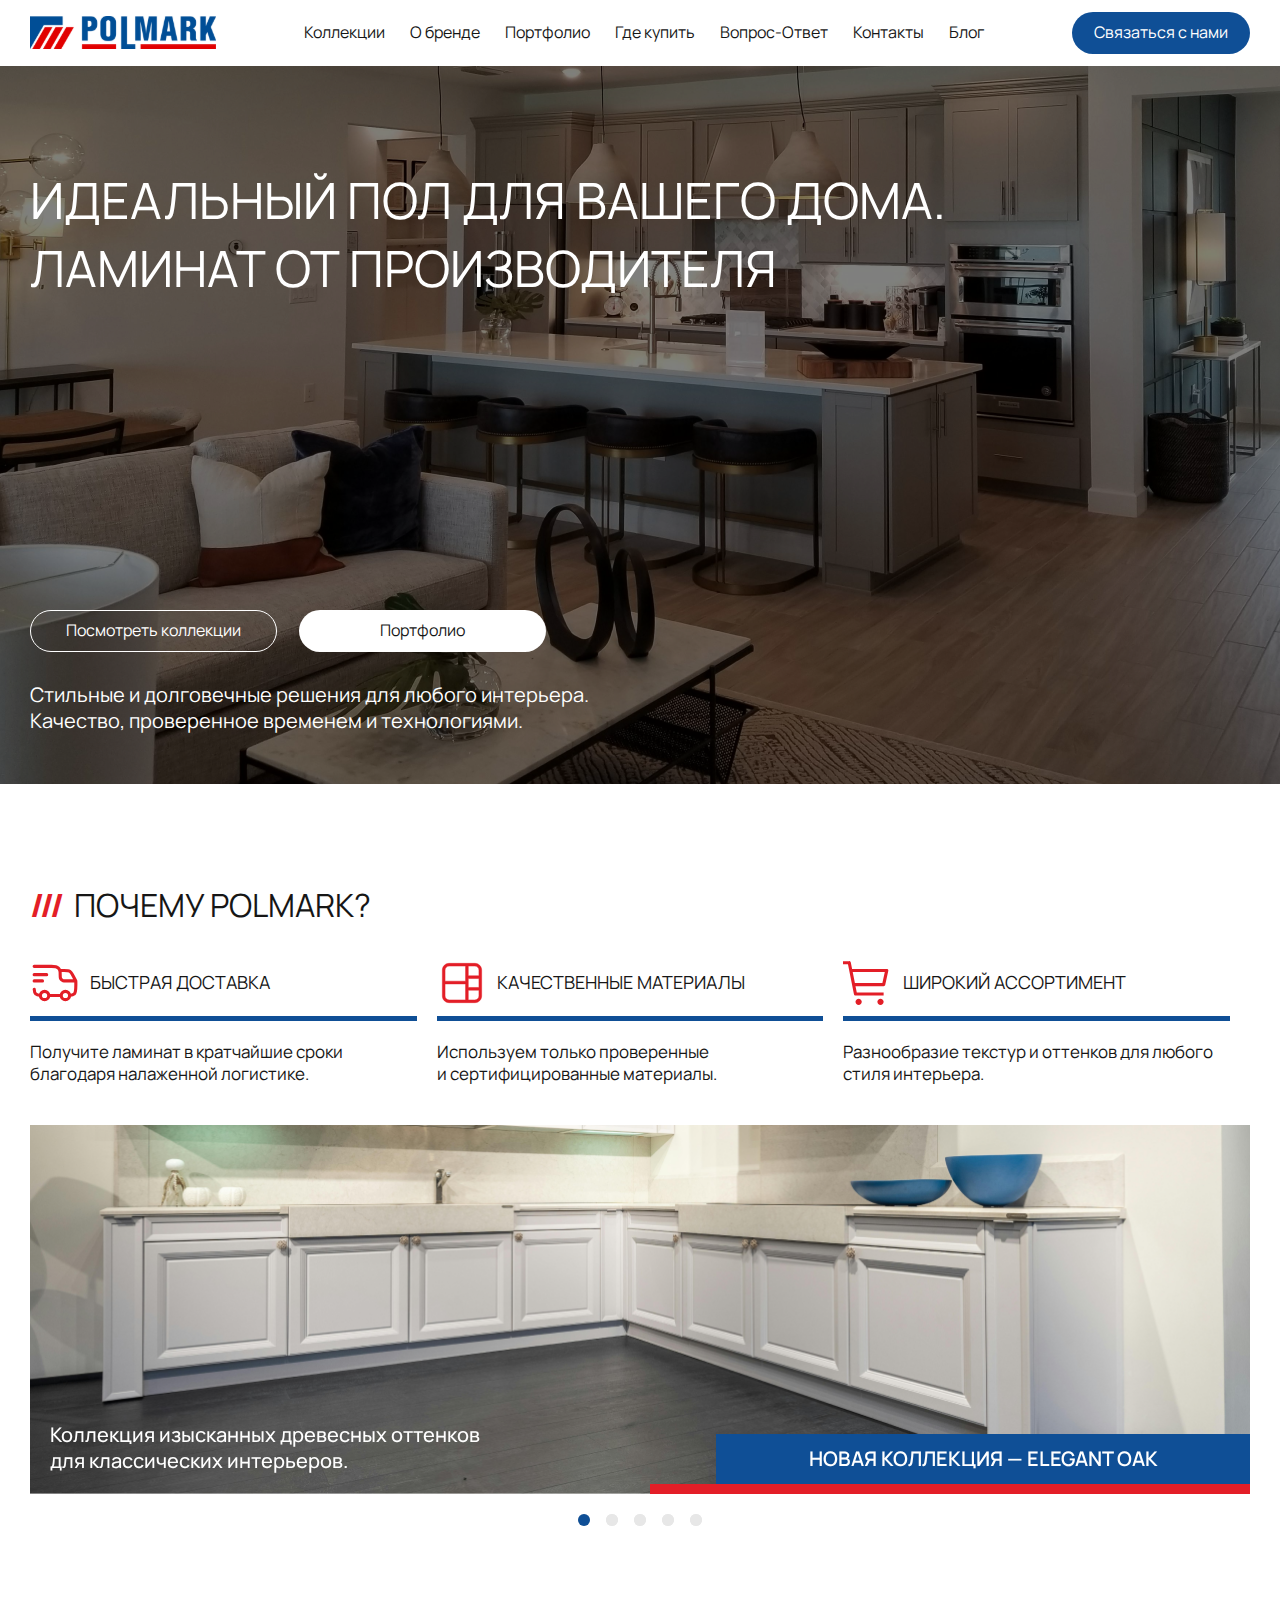
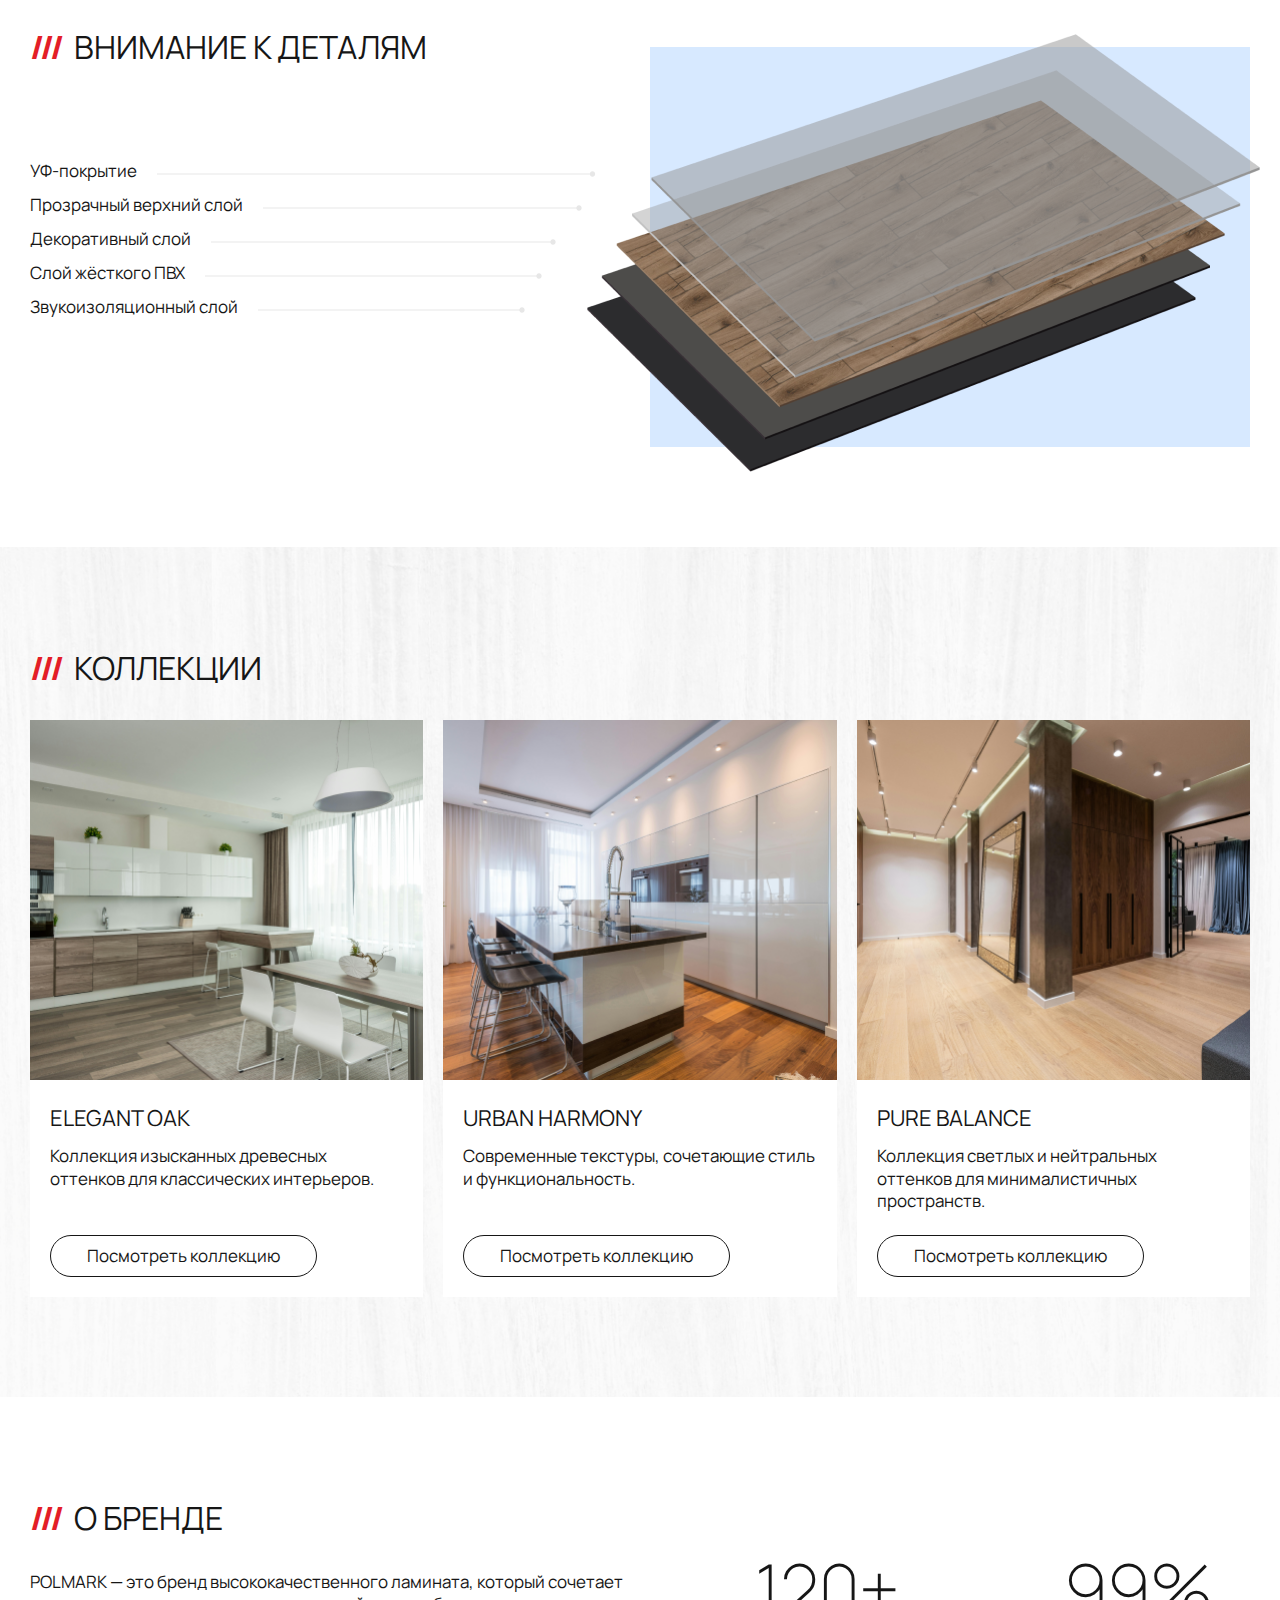
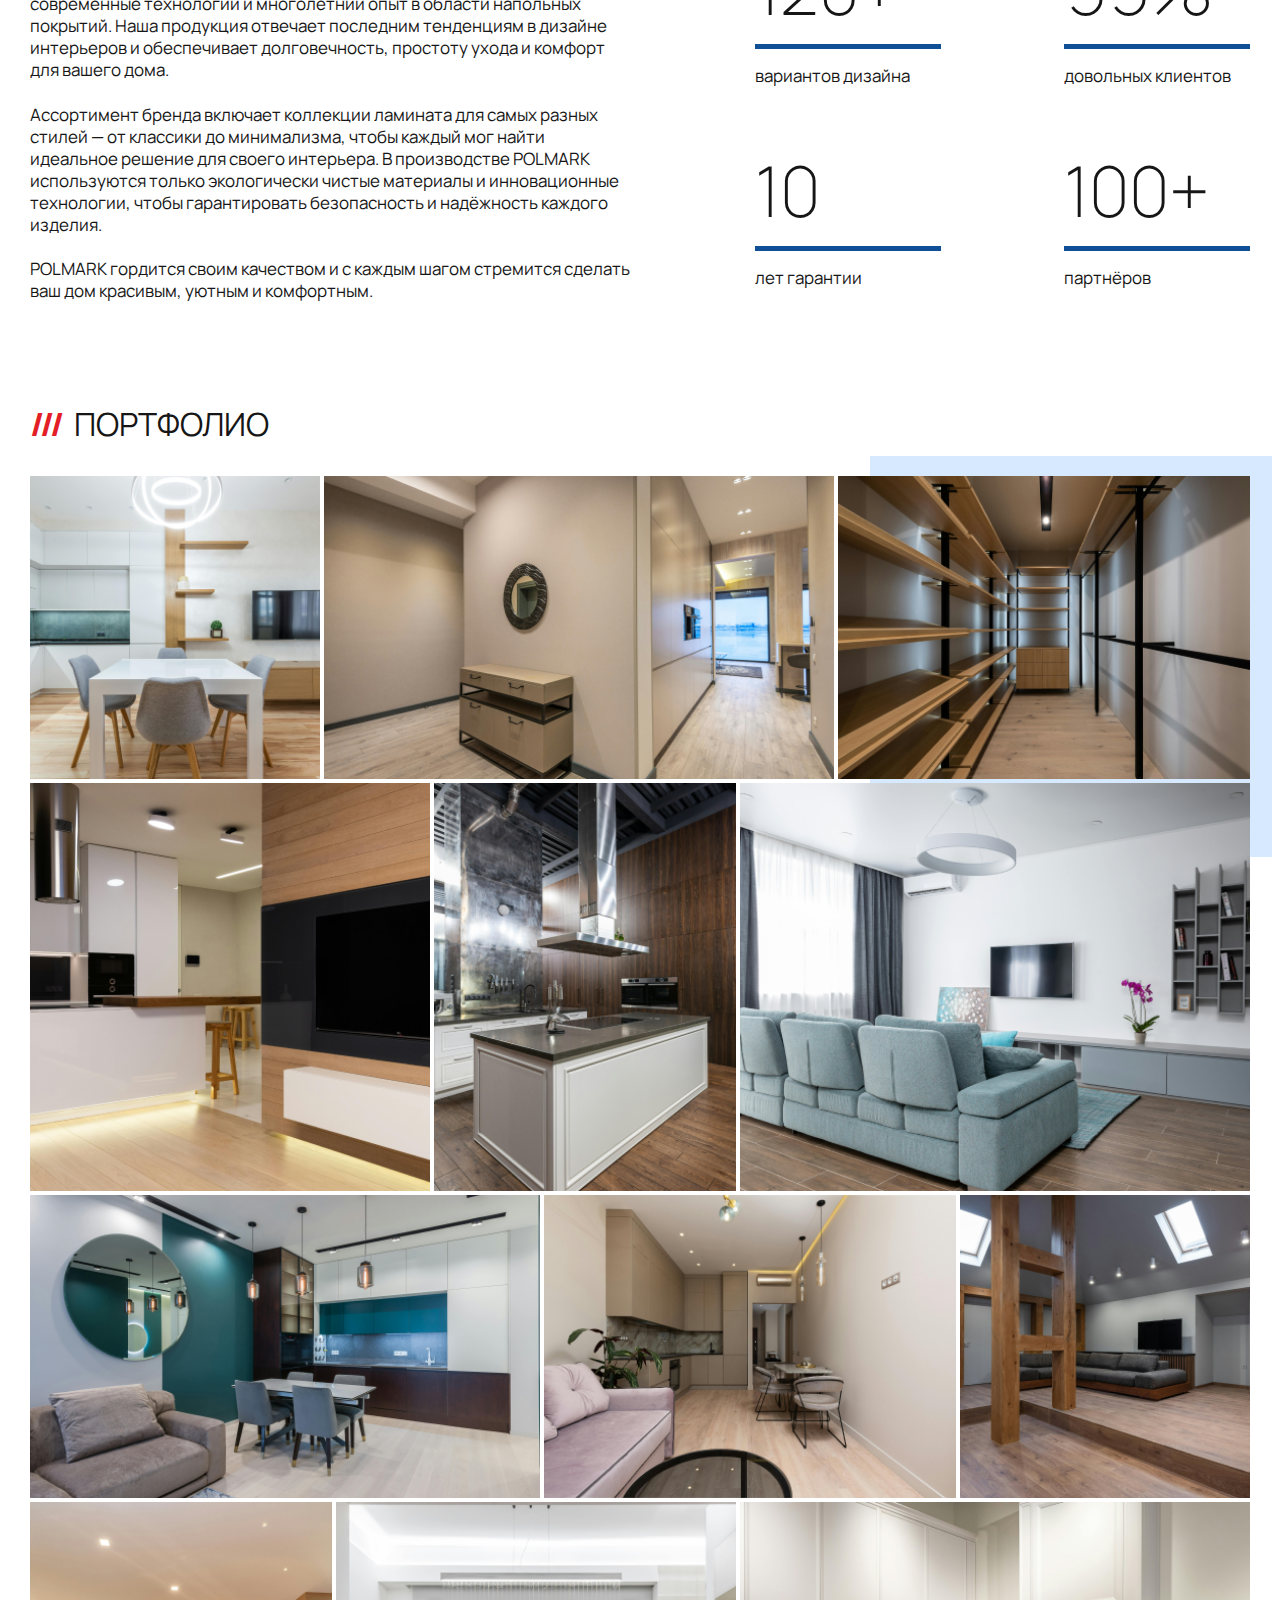
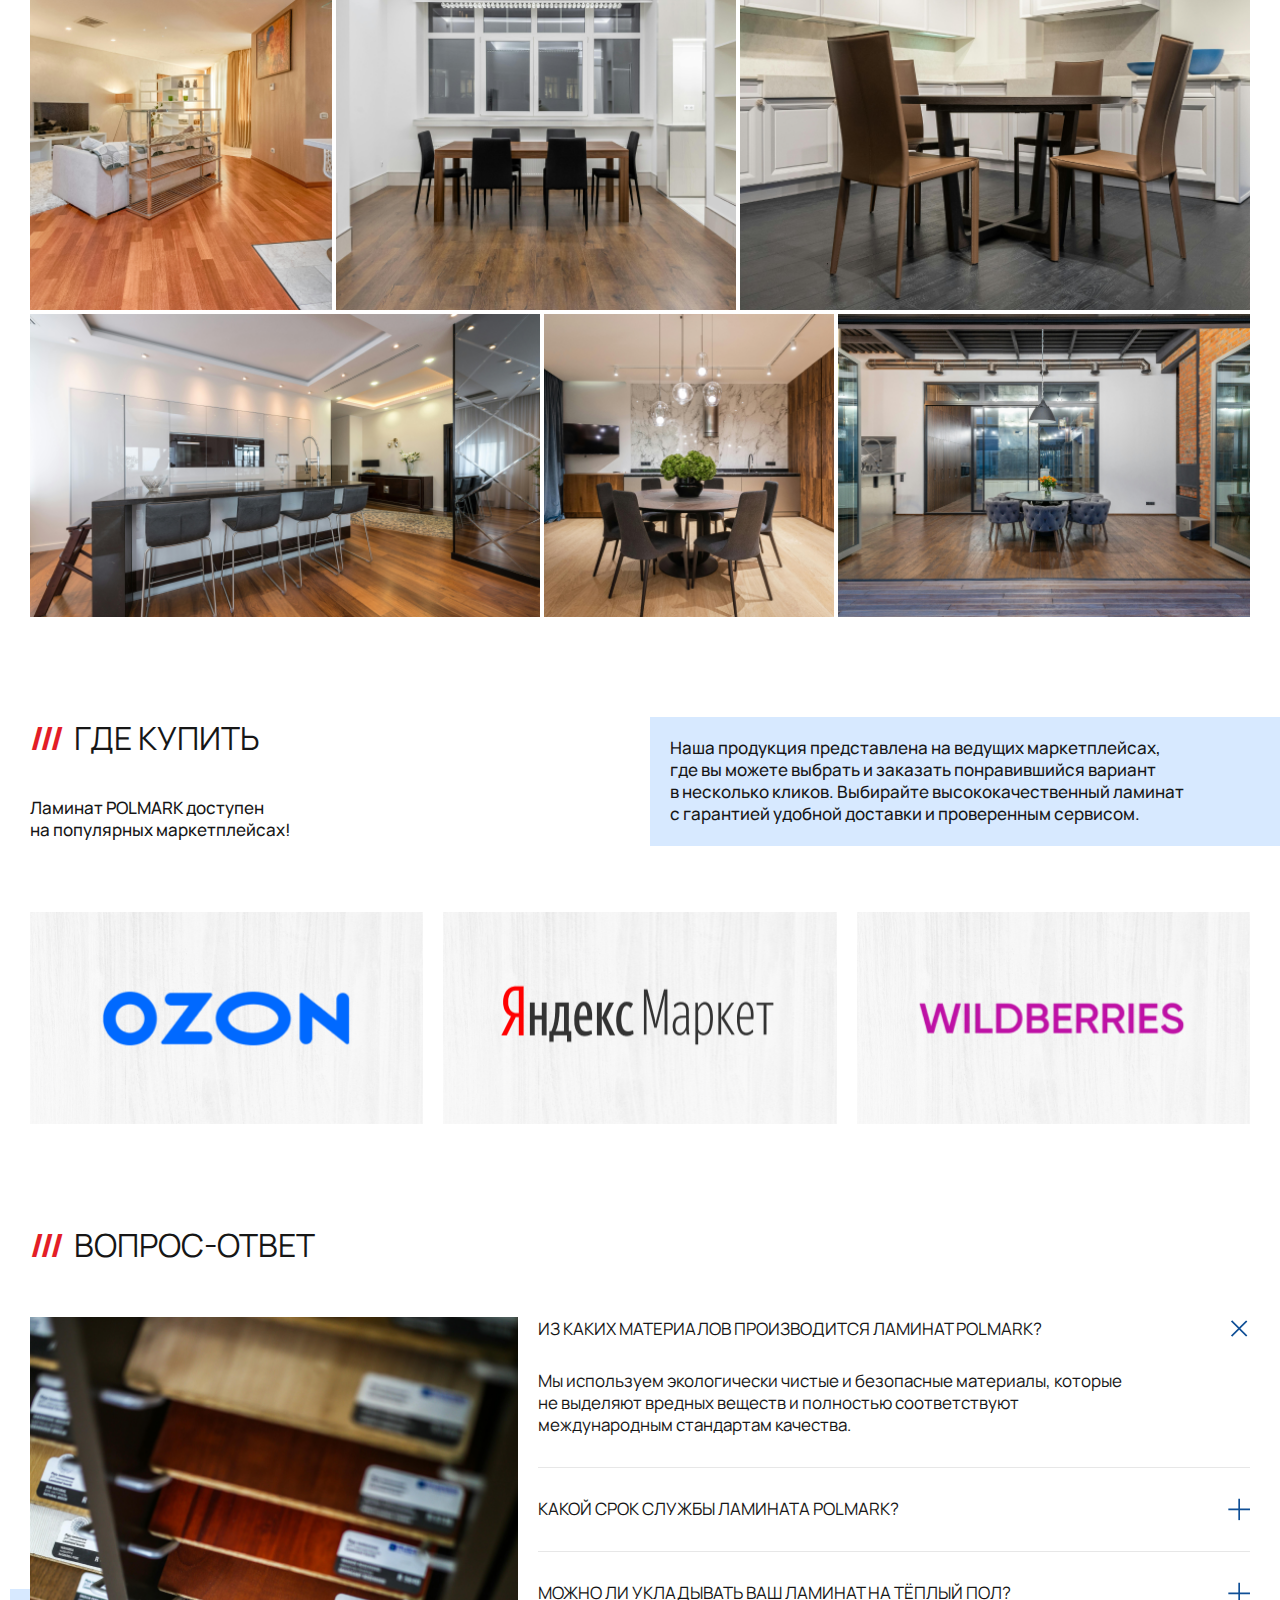
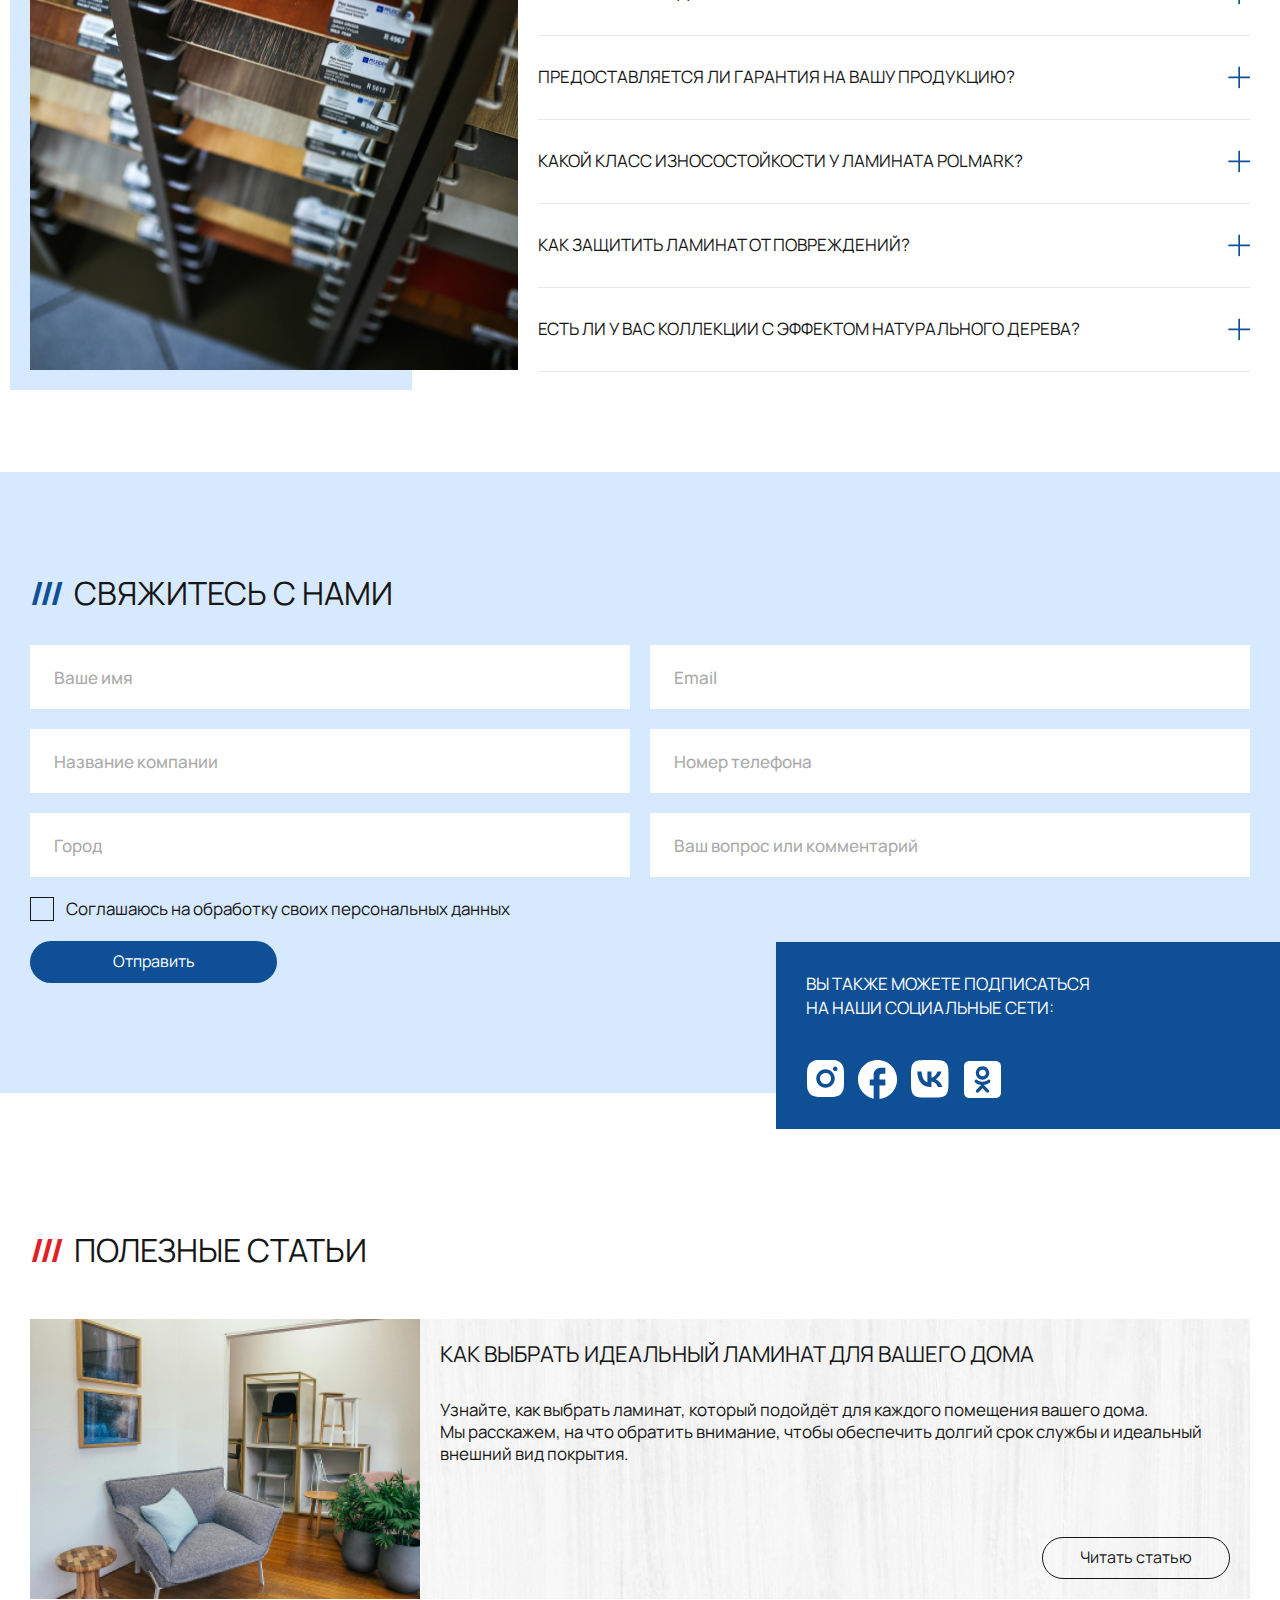
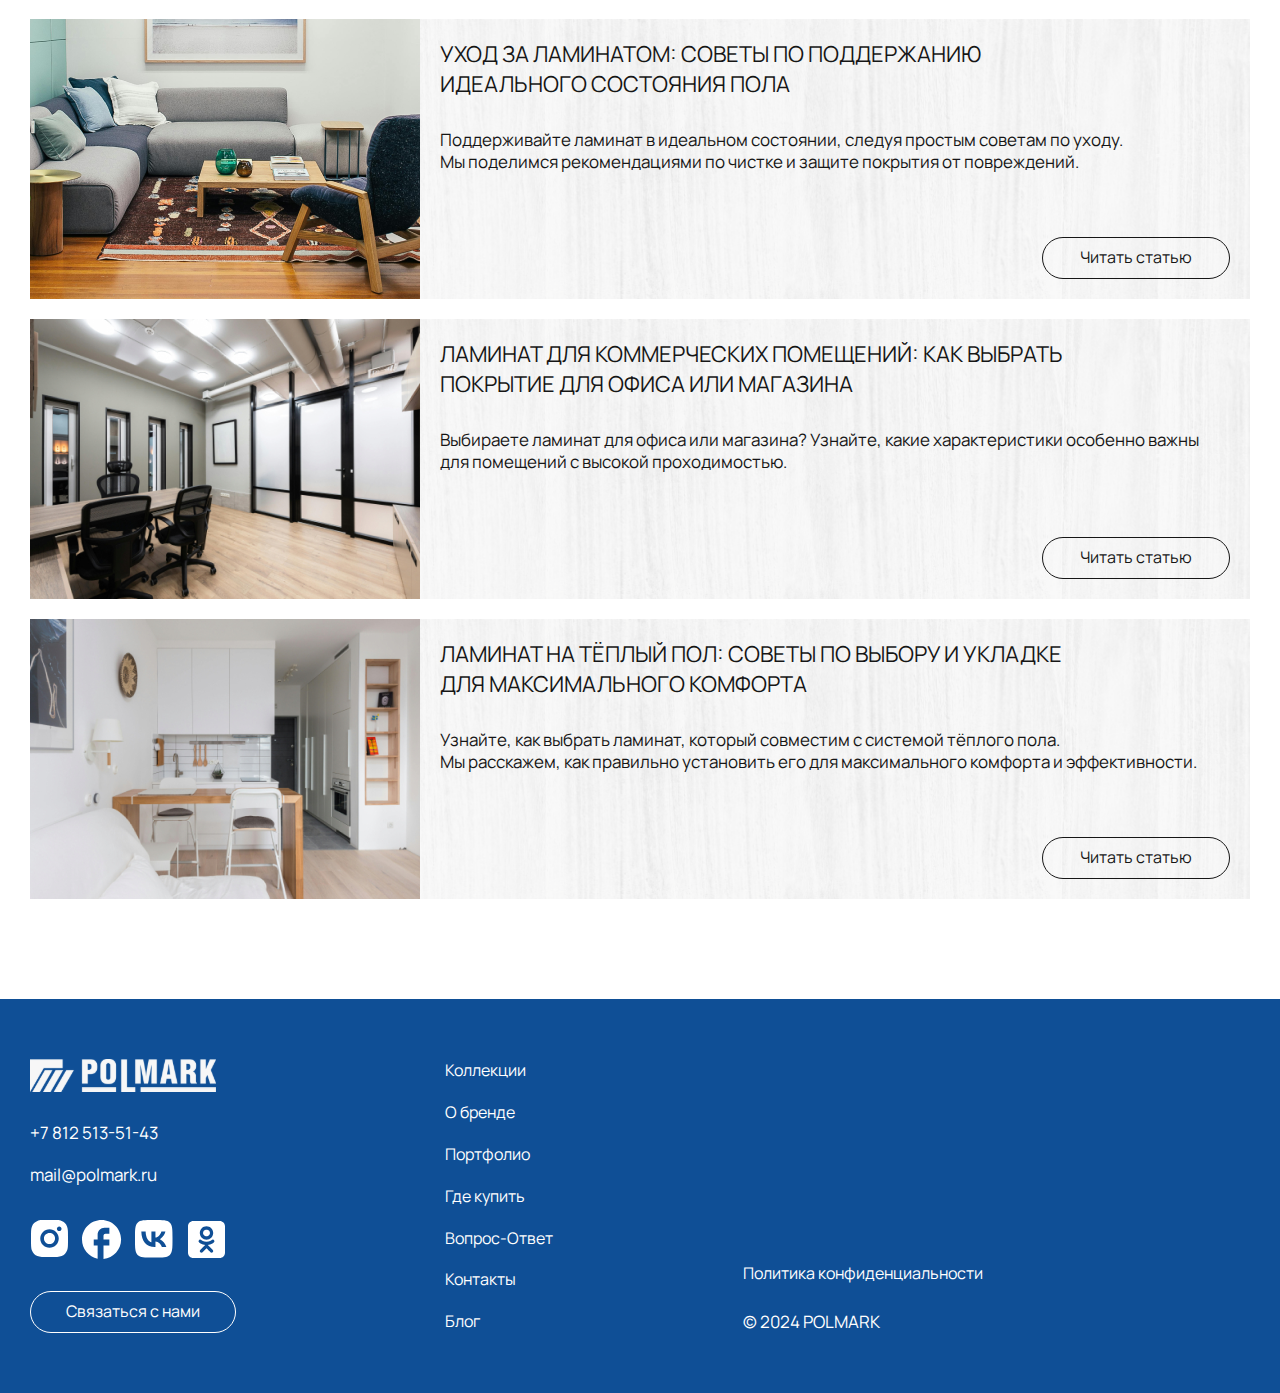
<file: index.html>
<!DOCTYPE html>
<html lang="ru">
  <head>
    <meta charset="utf-8">
    <meta http-equiv="X-UA-Compatible" content="IE=edge">
    <meta name="viewport" content="width=device-width, initial-scale=1">
    <title></title>

    <!-- CSS -->

    <link href="css/main.css" rel="stylesheet">
    <link href="css/media.css" rel="stylesheet">
    <link href="slick/slick.css" rel="stylesheet">
    <link href="slick/slick-theme.css" rel="stylesheet">
    <link rel="preconnect" href="https://fonts.googleapis.com">
    <link rel="preconnect" href="https://fonts.gstatic.com" crossorigin>
    <link href="https://fonts.googleapis.com/css2?family=Manrope:wght@200..800&display=swap" rel="stylesheet">
  </head>

  
  <body>

    <nav class="mt-mobile nav-open">
      <div class="mt-munu-mb">
        <div class="header_nav header_nav_burger">
              <ul>
                <li>
                  <a href="#">
                    Коллекции
                  </a>
                </li>
                <li>
                  <a href="#">
                    О бренде
                  </a>
                </li>
                <li>
                  <a href="#">
                    Портфолио
                  </a>
                </li>
                <li>
                  <a href="#">
                    Где купить
                  </a>
                </li>
                <li>
                  <a href="#">
                    Вопрос-Ответ
                  </a>
                </li>
                <li>
                  <a href="#">
                    Контакты
                  </a>
                </li>
                <li>
                  <a href="#">
                    Блог
                  </a>
                </li>
              </ul>
        </div>
        <div class="burger_links">
          <ul>
            <li>
              <a href="#">
                +7 812 513-51-43
              </a>
            </li>
            <li>
              <a href="#">
                mail@polmark.ru
              </a>
            </li>
          </ul>
        </div>
        <div class="burger_social">
          <ul>
            <li>
              <a href="#">
                <svg width="42" height="40" viewBox="0 0 42 40" fill="none" xmlns="http://www.w3.org/2000/svg">
                <path d="M22.4024 2C24.4836 2.00555 25.5399 2.01665 26.4519 2.04255L26.8108 2.0555C27.2252 2.0703 27.634 2.0888 28.128 2.111C30.0963 2.20349 31.4394 2.51429 32.6178 2.97123C33.8388 3.44112 34.8674 4.0775 35.8959 5.10422C36.837 6.02871 37.5649 7.14745 38.0289 8.38235C38.4859 9.56077 38.7967 10.9038 38.8892 12.874C38.9114 13.3661 38.9299 13.775 38.9447 14.1912L38.9558 14.5501C38.9835 15.4603 38.9946 16.5166 38.9983 18.5978L39.0002 19.9779V22.4013C39.0047 23.7507 38.9905 25.1 38.9576 26.449L38.9465 26.8079C38.9317 27.2241 38.9132 27.633 38.891 28.1251C38.7985 30.0953 38.484 31.4365 38.0289 32.6168C37.5649 33.8517 36.837 34.9704 35.8959 35.8949C34.9714 36.8359 33.8527 37.5639 32.6178 38.0279C31.4394 38.4848 30.0963 38.7956 28.128 38.8881L26.8108 38.9436L26.4519 38.9547C25.5399 38.9806 24.4836 38.9936 22.4024 38.9973L21.0223 38.9991H18.6007C17.2507 39.0039 15.9007 38.9897 14.5511 38.9566L14.1923 38.9455C13.7531 38.9288 13.314 38.9097 12.8751 38.8881C10.9067 38.7956 9.56367 38.4848 8.3834 38.0279C7.14916 37.5636 6.03107 36.8357 5.10713 35.8949C4.1654 34.9706 3.43682 33.8518 2.97228 32.6168C2.51534 31.4383 2.20455 30.0953 2.11205 28.1251L2.05655 26.8079L2.0473 26.449C2.0132 25.1001 1.99778 23.7507 2.00105 22.4013V18.5978C1.99593 17.2484 2.0095 15.8991 2.04175 14.5501L2.0547 14.1912C2.0695 13.775 2.088 13.3661 2.1102 12.874C2.2027 10.9038 2.51349 9.56262 2.97043 8.38235C3.43605 7.14694 4.16591 6.02816 5.10898 5.10422C6.03239 4.16361 7.14982 3.4357 8.3834 2.97123C9.56367 2.51429 10.9049 2.20349 12.8751 2.111C13.3672 2.0888 13.7779 2.0703 14.1923 2.0555L14.5511 2.0444C15.9001 2.01153 17.2495 1.99735 18.5988 2.00185L22.4024 2ZM20.5006 11.2498C18.0474 11.2498 15.6947 12.2243 13.96 13.959C12.2254 15.6936 11.2508 18.0464 11.2508 20.4996C11.2508 22.9527 12.2254 25.3055 13.96 27.0401C15.6947 28.7748 18.0474 29.7493 20.5006 29.7493C22.9538 29.7493 25.3065 28.7748 27.0412 27.0401C28.7759 25.3055 29.7504 22.9527 29.7504 20.4996C29.7504 18.0464 28.7759 15.6936 27.0412 13.959C25.3065 12.2243 22.9538 11.2498 20.5006 11.2498ZM20.5006 14.9497C21.2294 14.9496 21.9511 15.093 22.6245 15.3718C23.2979 15.6506 23.9098 16.0593 24.4252 16.5746C24.9407 17.0898 25.3496 17.7016 25.6286 18.3749C25.9076 19.0482 26.0513 19.7698 26.0514 20.4986C26.0515 21.2274 25.9081 21.9492 25.6293 22.6225C25.3505 23.2959 24.9418 23.9078 24.4265 24.4232C23.9113 24.9387 23.2995 25.3476 22.6262 25.6266C21.9529 25.9056 21.2313 26.0493 20.5025 26.0494C19.0305 26.0494 17.6189 25.4647 16.5781 24.4239C15.5373 23.3831 14.9526 21.9715 14.9526 20.4996C14.9526 19.0276 15.5373 17.616 16.5781 16.5752C17.6189 15.5344 19.0305 14.9497 20.5025 14.9497M30.2147 8.47484C29.6014 8.47484 29.0132 8.71847 28.5796 9.15214C28.1459 9.58581 27.9023 10.174 27.9023 10.7873C27.9023 11.4006 28.1459 11.9888 28.5796 12.4224C29.0132 12.8561 29.6014 13.0997 30.2147 13.0997C30.828 13.0997 31.4162 12.8561 31.8499 12.4224C32.2835 11.9888 32.5272 11.4006 32.5272 10.7873C32.5272 10.174 32.2835 9.58581 31.8499 9.15214C31.4162 8.71847 30.828 8.47484 30.2147 8.47484Z" fill="#0F4F96"/>
                </svg>
              </a>
            </li>
            <li>
              <a href="#">
                <svg width="42" height="40" viewBox="0 0 42 40" fill="none" xmlns="http://www.w3.org/2000/svg">
                <path d="M40.0977 20.5489C40.0977 9.75789 31.3398 1 20.5489 1C9.75789 1 1 9.75789 1 20.5489C1 30.0105 7.72481 37.8887 16.6391 39.7068V26.4135H12.7293V20.5489H16.6391V15.6617C16.6391 11.8887 19.7083 8.81955 23.4812 8.81955H28.3684V14.6842H24.4586C23.3835 14.6842 22.5038 15.5639 22.5038 16.6391V20.5489H28.3684V26.4135H22.5038V40C32.3759 39.0226 40.0977 30.6947 40.0977 20.5489Z" fill="#0F4F96"/>
                </svg>
              </a>
            </li>
            <li>
              <a href="#">
                <svg width="42" height="40" viewBox="0 0 42 40" fill="none" xmlns="http://www.w3.org/2000/svg">
                <path d="M4.625 3.625C2 6.275 2 10.5125 2 19V20.5C2 28.975 2 33.2125 4.625 35.875C7.275 38.5 11.5125 38.5 20 38.5H21.5C29.975 38.5 34.2125 38.5 36.875 35.875C39.5 33.225 39.5 28.9875 39.5 20.5V19C39.5 10.525 39.5 6.2875 36.875 3.625C34.225 1 29.9875 1 21.5 1H20C11.525 1 7.2875 1 4.625 3.625ZM8.325 12.4125H12.625C12.7625 19.5625 15.9125 22.5875 18.4125 23.2125V12.4125H22.45V18.575C24.9125 18.3125 27.5125 15.5 28.3875 12.4H32.4125C32.0841 14.0046 31.4284 15.5243 30.4864 16.8642C29.5444 18.2041 28.3363 19.3354 26.9375 20.1875C28.4988 20.9643 29.8777 22.0634 30.983 23.4122C32.0884 24.7611 32.8951 26.329 33.35 28.0125H28.9125C27.9625 25.05 25.5875 22.75 22.45 22.4375V28.0125H21.95C13.4 28.0125 8.525 22.1625 8.325 12.4125Z" fill="#0F4F96"/>
                </svg>
              </a>
            </li>
            <li>
              <a href="#">
                <svg width="42" height="40" viewBox="0 0 42 40" fill="none" xmlns="http://www.w3.org/2000/svg">
                <path d="M21.5 10.6801C21.0539 10.6578 20.608 10.7263 20.1892 10.8816C19.7704 11.037 19.3876 11.2758 19.064 11.5836C18.7404 11.8914 18.4827 12.2618 18.3066 12.6722C18.1306 13.0827 18.0398 13.5247 18.0398 13.9713C18.0398 14.4179 18.1306 14.8599 18.3066 15.2704C18.4827 15.6809 18.7404 16.0512 19.064 16.3591C19.3876 16.6669 19.7704 16.9057 20.1892 17.061C20.608 17.2163 21.0539 17.2849 21.5 17.2625C21.9461 17.2849 22.392 17.2163 22.8108 17.061C23.2296 16.9057 23.6124 16.6669 23.936 16.3591C24.2596 16.0512 24.5173 15.6809 24.6934 15.2704C24.8694 14.8599 24.9602 14.4179 24.9602 13.9713C24.9602 13.5247 24.8694 13.0827 24.6934 12.6722C24.5173 12.2618 24.2596 11.8914 23.936 11.5836C23.6124 11.2758 23.2296 11.037 22.8108 10.8816C22.392 10.7263 21.9461 10.6578 21.5 10.6801ZM34.7143 2H8.28571C5.37031 2 3 4.37031 3 7.28571V33.7143C3 36.6297 5.37031 39 8.28571 39H34.7143C37.6297 39 40 36.6297 40 33.7143V7.28571C40 4.37031 37.6297 2 34.7143 2ZM21.5 7.27746C23.2753 7.27746 24.9779 7.9827 26.2333 9.23804C27.4886 10.4934 28.1939 12.196 28.1939 13.9713C28.1939 15.7466 27.4886 17.4492 26.2333 18.7046C24.9779 19.9599 23.2753 20.6652 21.5 20.6652C19.7247 20.6652 18.0221 19.9599 16.7667 18.7046C15.5114 17.4492 14.8061 15.7466 14.8061 13.9713C14.8061 12.196 15.5114 10.4934 16.7667 9.23804C18.0221 7.9827 19.7247 7.27746 21.5 7.27746ZM26.3975 21.1772C27.785 20.0871 28.8339 20.723 29.2138 21.4746C29.858 22.796 29.123 23.4319 27.4382 24.5304C26.0259 25.4306 24.0768 25.7857 22.7967 25.9179L23.8703 26.9833L27.8098 30.9228C29.2469 32.4011 26.9013 34.7054 25.4478 33.2848C24.4567 32.2772 23.0114 30.8319 21.5083 29.3288L17.5687 33.2848C16.1069 34.7054 13.7696 32.3763 15.2232 30.9228L16.2556 29.8904C17.1145 29.0315 18.1221 28.0156 19.1627 26.9833L20.2281 25.9179C18.9563 25.7857 16.9824 25.4471 15.5536 24.5304C13.877 23.4319 13.1337 22.8042 13.7862 21.4746C14.1661 20.723 15.215 20.0871 16.6025 21.1772C16.6025 21.1772 18.4772 22.6638 21.5 22.6638C24.5228 22.6638 26.3975 21.1772 26.3975 21.1772Z" fill="#0F4F96"/>
                </svg>
              </a>
            </li>
          </ul>
        </div>
        <div class="header_button header_button_burger">
              <button>
                Связаться с нами
              </button>
        </div>
      </div>
    </nav>
    
    <div class="relative">
      <div class="burger">
        <i>
          <svg width="38" height="26" viewBox="0 0 38 26" fill="none" xmlns="http://www.w3.org/2000/svg">
          <path d="M0.25 25.5V21.3333H37.75V25.5H0.25ZM0.25 15.0833V10.9167H37.75V15.0833H0.25ZM0.25 4.66667V0.5H37.75V4.66667H0.25Z" fill="#0F4F96"/>
          </svg>
        </i>
        <i>
          <svg width="38" height="38" viewBox="0 0 38 38" fill="none" xmlns="http://www.w3.org/2000/svg">
          <path d="M28.5 9.5L9.5 28.5" stroke="#0F4F96" stroke-width="3" stroke-linecap="square" stroke-linejoin="round"/>
          <path d="M9.5 9.5L28.5 28.5" stroke="#0F4F96" stroke-width="3" stroke-linecap="square" stroke-linejoin="round"/>
          </svg>
        </i> 
      </div>
      <header class="header">
        <div class="container">
          <div class="header_wrap">
            <div class="header_logo">
              <a href="#">
                <img src="images/header_logo.svg" alt="">
              </a>
            </div>
            <div class="header_nav">
              <ul>
                <li>
                  <a href="#">
                    Коллекции
                  </a>
                </li>
                <li>
                  <a href="#">
                    О бренде
                  </a>
                </li>
                <li>
                  <a href="#">
                    Портфолио
                  </a>
                </li>
                <li>
                  <a href="#">
                    Где купить
                  </a>
                </li>
                <li>
                  <a href="#">
                    Вопрос-Ответ
                  </a>
                </li>
                <li>
                  <a href="#">
                    Контакты
                  </a>
                </li>
                <li>
                  <a href="#">
                    Блог
                  </a>
                </li>
              </ul>
            </div>
            <div class="header_button">
              <button>
                Связаться с нами
              </button>
            </div>
          </div>
        </div>
      </header>
    </div>

    <section class="one">
      <div class="container">
        <div class="one_flex">
          <div class="one_top">
            <h1>
              Идеальный пол для вашего дома. <br>ламинат от производителя
            </h1>
          </div>
          <div class="one_inner">
            <div class="one_lock">
              <div class="one_mobile">
                <h1>
                  Идеальный пол для вашего дома. <br>ламинат от производителя
                </h1>
              </div>
              <div class="one_wrap">
                <div class="one_block">
                  <div class="one_link">
                    <a href="#">
                      Посмотреть коллекции
                    </a>
                  </div>
                </div>
                <div class="one_block">
                  <div class="one_link one_link_color">
                    <a href="#">
                      Портфолио
                    </a>
                  </div>
                </div>
              </div>
            </div>
            <div class="one_bottom">
              <p>
                Стильные и долговечные решения для любого интерьера. Качество, проверенное временем и технологиями.
              </p>
            </div>
          </div>
        </div>
      </div>
    </section>

    <section class="two">
      <div class="container">
        <h2>
          <span>///</span>Почему Polmark?
        </h2>
        <div class="two_wrap">
          <div class="two_block">
            <div class="two_top">
              <div class="two_icon">
                <img src="images/two_icon.svg" alt="">
              </div>
              <h3>
                Быстрая доставка
              </h3>
            </div>
            <div class="two_restagle"></div>
            <p>
              Получите ламинат в кратчайшие сроки благодаря налаженной логистике.
            </p>
          </div>
          <div class="two_block">
            <div class="two_top">
              <div class="two_icon">
                <img src="images/two_icon2.svg" alt="">
              </div>
              <h3>
                Качественные материалы
              </h3>
            </div>
            <div class="two_restagle"></div>
            <p>
              Используем только проверенные и сертифицированные материалы.
            </p>
          </div>
          <div class="two_block">
            <div class="two_top">
              <div class="two_icon">
                <img src="images/two_icon3.svg" alt="">
              </div>
              <h3>
                Широкий ассортимент
              </h3>
            </div>
            <div class="two_restagle"></div>
            <p>
              Разнообразие текстур и оттенков для любого стиля интерьера.
            </p>
          </div>
        </div>
        <div class="two_slayder">
          <div class="slider two_sl">
            <div>
              <div class="two_slayder_link">
                <a href="#">
                  <img src="images/two_slayder_link.png" alt="">
                  <div class="two_slayder_flex">
                    <div class="two_slayder_block">
                      <p>
                        Коллекция изысканных древесных оттенков для классических интерьеров.
                      </p>
                    </div>
                    <div class="two_slayder_block">
                      <div class="two_slayder_border">
                        <h3>
                          Новая коллекция — Elegant Oak
                        </h3>
                      </div>
                      <div class="two_slayder_restagle"></div>
                    </div>
                  </div>
                </a>
              </div>
            </div>
            <div>
              <div class="two_slayder_link">
                <a href="#">
                  <img src="images/two_slayder_link.png" alt="">
                  <div class="two_slayder_flex">
                    <div class="two_slayder_block">
                      <p>
                        Коллекция изысканных древесных оттенков для классических интерьеров.
                      </p>
                    </div>
                    <div class="two_slayder_block">
                      <div class="two_slayder_border">
                        <h3>
                          Новая коллекция — Elegant Oak
                        </h3>
                      </div>
                      <div class="two_slayder_restagle"></div>
                    </div>
                  </div>
                </a>
              </div>
            </div>
            <div>
              <div class="two_slayder_link">
                <a href="#">
                  <img src="images/two_slayder_link.png" alt="">
                  <div class="two_slayder_flex">
                    <div class="two_slayder_block">
                      <p>
                        Коллекция изысканных древесных оттенков для классических интерьеров.
                      </p>
                    </div>
                    <div class="two_slayder_block">
                      <div class="two_slayder_border">
                        <h3>
                          Новая коллекция — Elegant Oak
                        </h3>
                      </div>
                      <div class="two_slayder_restagle"></div>
                    </div>
                  </div>
                </a>
              </div>
            </div>
            <div>
              <div class="two_slayder_link">
                <a href="#">
                  <img src="images/two_slayder_link.png" alt="">
                  <div class="two_slayder_flex">
                    <div class="two_slayder_block">
                      <p>
                        Коллекция изысканных древесных оттенков для классических интерьеров.
                      </p>
                    </div>
                    <div class="two_slayder_block">
                      <div class="two_slayder_border">
                        <h3>
                          Новая коллекция — Elegant Oak
                        </h3>
                      </div>
                      <div class="two_slayder_restagle"></div>
                    </div>
                  </div>
                </a>
              </div>
            </div>
            <div>
              <div class="two_slayder_link">
                <a href="#">
                  <img src="images/two_slayder_link.png" alt="">
                  <div class="two_slayder_flex">
                    <div class="two_slayder_block">
                      <p>
                        Коллекция изысканных древесных оттенков для классических интерьеров.
                      </p>
                    </div>
                    <div class="two_slayder_block">
                      <div class="two_slayder_border">
                        <h3>
                          Новая коллекция — Elegant Oak
                        </h3>
                      </div>
                      <div class="two_slayder_restagle"></div>
                    </div>
                  </div>
                </a>
              </div>
            </div>
          </div>
        </div>
      </div>
    </section>

    <section class="three">
      <div class="container">
        <h2>
          <span>///</span>Внимание к деталям
        </h2>
        <div class="three_wrap">
          <div class="three_block">
            <ul>
              <li>
                <p>
                  УФ-покрытие
                </p>
                <div class="three_restale">
                  <img src="images/three_restale.svg" alt="">
                </div>
              </li>
              <li>
                <p>
                  Прозрачный верхний слой
                </p>
                <div class="three_restale">
                  <img src="images/three_restale2.svg" alt="">
                </div>
              </li>
              <li>
                <p>
                  Декоративный слой
                </p>
                <div class="three_restale">
                  <img src="images/three_restale3.svg" alt="">
                </div>
              </li>
              <li>
                <p>
                  Cлой жёсткого ПВХ
                </p>
                <div class="three_restale">
                  <img src="images/three_restale4.svg" alt="">
                </div>
              </li>
              <li>
                <p>
                  Звукоизоляционный слой
                </p>
                <div class="three_restale">
                  <img src="images/three_restale5.svg" alt="">
                </div>
              </li>
            </ul>
          </div>
          <div class="three_block">
            <div class="three_border">
              <div class="three_img">
                <img src="images/three_img.png" alt="">
              </div>
              <ol>
                <li>
                  <p>
                    1
                  </p>
                </li>
                <li>
                  <p>
                    2
                  </p>
                </li>
                <li>
                  <p>
                    3
                  </p>
                </li>
                <li>
                  <p>
                    4
                  </p>
                </li>
                <li>
                  <p>
                    5
                  </p>
                </li>
              </ol>
            </div>
            
          </div>
        </div>
      </div>
    </section>

    <section class="four">
      <div class="container">
        <h2>
          <span>///</span>Коллекции
        </h2>
        <div class="four_wrap">
          <div class="four_block">
            <div class="four_border">
              <div class="four_img">
                <img src="images/four_img.png" alt="">
              </div>
              <div class="four_bg">
                <h3>
                  Elegant Oak
                </h3>
                <p>
                  Коллекция изысканных древесных оттенков для классических интерьеров.
                </p>
                <a href="#">
                  Посмотреть коллекцию
                </a>
              </div>
            </div>
          </div>
          <div class="four_block">
            <div class="four_border">
              <div class="four_img">
                <img src="images/four_img2.png" alt="">
              </div>
              <div class="four_bg">
                <h3>
                  Urban Harmony
                </h3>
                <p>
                  Современные текстуры, сочетающие стиль и функциональность.
                </p>
                <a href="#">
                  Посмотреть коллекцию
                </a>
              </div>
            </div>
          </div>
          <div class="four_block">
            <div class="four_border">
              <div class="four_img">
                <img src="images/four_img3.png" alt="">
              </div>
              <div class="four_bg">
                <h3>
                  Pure Balance
                </h3>
                <p>
                  Коллекция светлых и нейтральных оттенков для минималистичных пространств.
                </p>
                <a href="#">
                  Посмотреть коллекцию
                </a>
              </div>
            </div>
          </div>
        </div>
      </div>
    </section>

    <section class="five">
      <div class="container">
        <h2>
          <span>///</span>О БРЕНДЕ
        </h2>
        <div class="five_wrap">
          <div class="five_block">
            <p>
              POLMARK — это бренд высококачественного ламината, который сочетает современные технологии и многолетний опыт в области напольных покрытий. Наша продукция отвечает последним тенденциям в дизайне интерьеров и обеспечивает долговечность, простоту ухода и комфорт для вашего дома. <br><br>Ассортимент бренда включает коллекции ламината для самых разных стилей — от классики до минимализма, чтобы каждый мог найти идеальное решение для своего интерьера. В производстве POLMARK используются только экологически чистые материалы и инновационные технологии, чтобы гарантировать безопасность и надёжность каждого изделия. <br><br>POLMARK гордится своим качеством и с каждым шагом стремится сделать ваш дом красивым, уютным и комфортным.
            </p>
          </div>
          <div class="five_block">
            <div class="five_inner">
              <div class="five_inner_block">
                <h3>
                  120+
                </h3>
                <div class="five_inner_restagle"></div>
                <p>
                  вариантов дизайна
                </p>
              </div>
              <div class="five_inner_block">
                <h3>
                  99%
                </h3>
                <div class="five_inner_restagle"></div>
                <p>
                  довольных клиентов
                </p>
              </div>
              <div class="five_inner_block">
                <h3>
                  10
                </h3>
                <div class="five_inner_restagle"></div>
                <p>
                  лет гарантии
                </p>
              </div>
              <div class="five_inner_block">
                <h3>
                  100+
                </h3>
                <div class="five_inner_restagle"></div>
                <p>
                  партнёров
                </p>
              </div>
            </div>
          </div>
        </div>
      </div>
    </section>

    <section class="six">
      <div class="container">
        <h2>
          <span>///</span>Портфолио
        </h2>
        <div class="six_wrap">
          <div class="six_absolute"></div>
          <div class="six_block_one six_block_mb">
            <div class="six_img">
              <img src="images/six_img.png" alt="">
            </div>
          </div>
          <div class="six_block_two six_block_mb">
            <div class="six_img">
              <img src="images/six_img2.png" alt="">
            </div>
          </div>
          <div class="six_block_three six_block_mb2">
            <div class="six_img">
              <img src="images/six_img3.png" alt="">
            </div>
          </div>
          <div class="six_block_four six_block_mb">
            <div class="six_img">
              <img src="images/six_img4.png" alt="">
            </div>
          </div>
          <div class="six_block_five six_block_mb">
            <div class="six_img">
              <img src="images/six_img5.png" alt="">
            </div>
          </div>
          <div class="six_block_two six_block_mb2">
            <div class="six_img">
              <img src="images/six_img6.png" alt="">
            </div>
          </div>
          <div class="six_block_two six_block_mb">
            <div class="six_img">
              <img src="images/six_img7.png" alt="">
            </div>
          </div>
          <div class="six_block_three six_block_mb">
            <div class="six_img">
              <img src="images/six_img8.png" alt="">
            </div>
          </div>
          <div class="six_block_one six_block_mb2">
            <div class="six_img">
              <img src="images/six_img9.png" alt="">
            </div>
          </div>
          <div class="six_block_five six_block_mb">
            <div class="six_img">
              <img src="images/six_img10.png" alt="">
            </div>
          </div>
          <div class="six_block_four six_block_mb">
            <div class="six_img">
              <img src="images/six_img11.png" alt="">
            </div>
          </div>
          <div class="six_block_two six_block_mb2">
            <div class="six_img">
              <img src="images/six_img12.png" alt="">
            </div>
          </div>
          <div class="six_block_two six_block_mb">
            <div class="six_img">
              <img src="images/six_img13.png" alt="">
            </div>
          </div>
          <div class="six_block_one six_block_mb">
            <div class="six_img">
              <img src="images/six_img14.png" alt="">
            </div>
          </div>
          <div class="six_block_three six_block_mb2">
            <div class="six_img">
              <img src="images/six_img15.png" alt="">
            </div>
          </div>
        </div>
      </div>
    </section>

    <section class="seven">
      <div class="container">
        <h2>
          <span>///</span>Где купить
        </h2>
        <div class="seven_wrap">
          <div class="seven_block">
            <p>
              Ламинат POLMARK доступен <br>на популярных маркетплейсах!
            </p>
          </div>
          <div class="seven_block">
            <div class="seven_border">
              <p>
                Наша продукция представлена на ведущих маркетплейсах, где вы можете выбрать и заказать понравившийся вариант в несколько кликов. Выбирайте высококачественный ламинат с гарантией удобной доставки и проверенным сервисом.
              </p>
            </div>
          </div>
        </div>
        <div class="seven_flex">
          <div class="seven_flex_block">
            <div class="seven_flex_link">
              <a href="#">
                <img src="images/seven_flex_link.png" alt="">
              </a>
            </div>
          </div>
          <div class="seven_flex_block">
            <div class="seven_flex_link">
              <a href="#">
                <img src="images/seven_flex_link2.png" alt="">
              </a>
            </div>
          </div>
          <div class="seven_flex_block">
            <div class="seven_flex_link">
              <a href="#">
                <img src="images/seven_flex_link3.png" alt="">
              </a>
            </div>
          </div>
        </div>
      </div>
    </section>

    <section class="eight">
      <div class="container">
        <h2>
          <span>///</span>Вопрос-ответ
        </h2>
        <div class="eight_wrap">
          <div class="eight_block">
            <div class="eight_img">
              <img src="images/eight_img.png" alt="">
            </div>
          </div>
          <div class="eight_block">
            <div class="eight_accordion">
              <ul id="accordion" class="accordion">
                <li class="open">
                  <div class="link">
                    <p>
                      Из каких материалов производится ламинат POLMARK?
                    </p>
                    <svg width="22" height="23" viewBox="0 0 22 23" fill="none" xmlns="http://www.w3.org/2000/svg">
                    <g clip-path="url(#clip0_10_527)">
                    <path d="M0.333252 12.2228V10.5562H10.3333V0.556152H11.9999V10.5562H21.9999V12.2228H11.9999V22.2228H10.3333V12.2228H0.333252Z" fill="#0F4F96"/>
                    </g>
                    <defs>
                    <clipPath id="clip0_10_527">
                    <rect width="22" height="22" fill="white" transform="translate(0 0.556152)"/>
                    </clipPath>
                    </defs>
                    </svg>
                  </div>
                  <div class="eight_content" style="display: block;">
                    <p>
                      Мы используем экологически чистые и безопасные материалы, которые не выделяют вредных веществ и полностью соответствуют международным стандартам качества.
                    </p>
                  </div>
                </li>
                <li>
                  <div class="link">
                    <p>
                      Какой срок службы ламината POLMARK?
                    </p>
                    <svg width="22" height="23" viewBox="0 0 22 23" fill="none" xmlns="http://www.w3.org/2000/svg">
                    <g clip-path="url(#clip0_10_527)">
                    <path d="M0.333252 12.2228V10.5562H10.3333V0.556152H11.9999V10.5562H21.9999V12.2228H11.9999V22.2228H10.3333V12.2228H0.333252Z" fill="#0F4F96"/>
                    </g>
                    <defs>
                    <clipPath id="clip0_10_527">
                    <rect width="22" height="22" fill="white" transform="translate(0 0.556152)"/>
                    </clipPath>
                    </defs>
                    </svg>
                  </div>
                  <div class="eight_content">
                    <p>
                      Мы используем экологически чистые и безопасные материалы, которые не выделяют вредных веществ и полностью соответствуют международным стандартам качества.
                    </p>
                  </div>
                </li>
                <li>
                  <div class="link">
                    <p>
                      Можно ли укладывать ваш ламинат на тёплый пол?
                    </p>
                    <svg width="22" height="23" viewBox="0 0 22 23" fill="none" xmlns="http://www.w3.org/2000/svg">
                    <g clip-path="url(#clip0_10_527)">
                    <path d="M0.333252 12.2228V10.5562H10.3333V0.556152H11.9999V10.5562H21.9999V12.2228H11.9999V22.2228H10.3333V12.2228H0.333252Z" fill="#0F4F96"/>
                    </g>
                    <defs>
                    <clipPath id="clip0_10_527">
                    <rect width="22" height="22" fill="white" transform="translate(0 0.556152)"/>
                    </clipPath>
                    </defs>
                    </svg>
                  </div>
                  <div class="eight_content">
                    <p>
                      Мы используем экологически чистые и безопасные материалы, которые не выделяют вредных веществ и полностью соответствуют международным стандартам качества.
                    </p>
                  </div>
                </li>
                <li>
                  <div class="link">
                    <p>
                      Предоставляется ли гарантия на вашу продукцию?
                    </p>
                    <svg width="22" height="23" viewBox="0 0 22 23" fill="none" xmlns="http://www.w3.org/2000/svg">
                    <g clip-path="url(#clip0_10_527)">
                    <path d="M0.333252 12.2228V10.5562H10.3333V0.556152H11.9999V10.5562H21.9999V12.2228H11.9999V22.2228H10.3333V12.2228H0.333252Z" fill="#0F4F96"/>
                    </g>
                    <defs>
                    <clipPath id="clip0_10_527">
                    <rect width="22" height="22" fill="white" transform="translate(0 0.556152)"/>
                    </clipPath>
                    </defs>
                    </svg>
                  </div>
                  <div class="eight_content">
                    <p>
                      Мы используем экологически чистые и безопасные материалы, которые не выделяют вредных веществ и полностью соответствуют международным стандартам качества.
                    </p>
                  </div>
                </li>
                <li>
                  <div class="link">
                    <p>
                      Какой класс износостойкости у ламината POLMARK?
                    </p>
                    <svg width="22" height="23" viewBox="0 0 22 23" fill="none" xmlns="http://www.w3.org/2000/svg">
                    <g clip-path="url(#clip0_10_527)">
                    <path d="M0.333252 12.2228V10.5562H10.3333V0.556152H11.9999V10.5562H21.9999V12.2228H11.9999V22.2228H10.3333V12.2228H0.333252Z" fill="#0F4F96"/>
                    </g>
                    <defs>
                    <clipPath id="clip0_10_527">
                    <rect width="22" height="22" fill="white" transform="translate(0 0.556152)"/>
                    </clipPath>
                    </defs>
                    </svg>
                  </div>
                  <div class="eight_content">
                    <p>
                      Мы используем экологически чистые и безопасные материалы, которые не выделяют вредных веществ и полностью соответствуют международным стандартам качества.
                    </p>
                  </div>
                </li>
                <li>
                  <div class="link">
                    <p>
                      Как защитить ламинат от повреждений?
                    </p>
                    <svg width="22" height="23" viewBox="0 0 22 23" fill="none" xmlns="http://www.w3.org/2000/svg">
                    <g clip-path="url(#clip0_10_527)">
                    <path d="M0.333252 12.2228V10.5562H10.3333V0.556152H11.9999V10.5562H21.9999V12.2228H11.9999V22.2228H10.3333V12.2228H0.333252Z" fill="#0F4F96"/>
                    </g>
                    <defs>
                    <clipPath id="clip0_10_527">
                    <rect width="22" height="22" fill="white" transform="translate(0 0.556152)"/>
                    </clipPath>
                    </defs>
                    </svg>
                  </div>
                  <div class="eight_content">
                    <p>
                      Мы используем экологически чистые и безопасные материалы, которые не выделяют вредных веществ и полностью соответствуют международным стандартам качества.
                    </p>
                  </div>
                </li>
                <li>
                  <div class="link">
                    <p>
                      Есть ли у вас коллекции с эффектом натурального дерева?
                    </p>
                    <svg width="22" height="23" viewBox="0 0 22 23" fill="none" xmlns="http://www.w3.org/2000/svg">
                    <g clip-path="url(#clip0_10_527)">
                    <path d="M0.333252 12.2228V10.5562H10.3333V0.556152H11.9999V10.5562H21.9999V12.2228H11.9999V22.2228H10.3333V12.2228H0.333252Z" fill="#0F4F96"/>
                    </g>
                    <defs>
                    <clipPath id="clip0_10_527">
                    <rect width="22" height="22" fill="white" transform="translate(0 0.556152)"/>
                    </clipPath>
                    </defs>
                    </svg>
                  </div>
                  <div class="eight_content">
                    <p>
                      Мы используем экологически чистые и безопасные материалы, которые не выделяют вредных веществ и полностью соответствуют международным стандартам качества.
                    </p>
                  </div>
                </li>
              </ul>
            </div>
          </div>
        </div>
      </div>
    </section>

    <section class="nine">
      <div class="container">
        <h2>
          <span>///</span>Свяжитесь с нами
        </h2>
        <form class="nine_form">
          <div class="nine_form_wrap">
            <div class="nine_form_block">
              <input type="text" class="nine_form_input" placeholder="Ваше имя">
              <input type="text" class="nine_form_input" placeholder="Название компании">
              <input type="text" class="nine_form_input" placeholder="Город">
            </div>
            <div class="nine_form_block">
              <input type="text" class="nine_form_input" placeholder="Email">
              <input type="text" class="nine_form_input" placeholder="Номер телефона">
              <input type="text" class="nine_form_input" placeholder="Ваш вопрос или комментарий">
            </div>
          </div>
          <div class="nine_form_chekbox">
            <label class="checkbox-main">
                    <input type="checkbox" name="1">
                    <span class="checkbox"></span>
                    <p>
                      Соглашаюсь на обработку своих персональных данных
                    </p>
            </label>
          </div>
          <button>
            Отправить
          </button>
        </form>
        <div class="nine_border">
          <p>
            ВЫ ТАКЖЕ МОЖЕТЕ ПОДПИСАТЬСЯ <br>НА НАШИ СОЦИАЛЬНЫЕ СЕТИ:
          </p>
          <ul>
            <li>
              <a href="#">
                <svg width="40" height="40" viewBox="0 0 40 40" fill="none" xmlns="http://www.w3.org/2000/svg">
                <path d="M21.4024 1C23.4836 1.00555 24.5399 1.01665 25.4519 1.04255L25.8108 1.0555C26.2252 1.0703 26.634 1.0888 27.128 1.111C29.0963 1.20349 30.4394 1.51429 31.6178 1.97123C32.8388 2.44112 33.8674 3.0775 34.8959 4.10422C35.837 5.02871 36.5649 6.14745 37.0289 7.38235C37.4859 8.56077 37.7967 9.90383 37.8892 11.874C37.9114 12.3661 37.9299 12.775 37.9447 13.1912L37.9558 13.5501C37.9835 14.4603 37.9946 15.5166 37.9983 17.5978L38.0002 18.9779V21.4013C38.0047 22.7507 37.9905 24.1 37.9576 25.449L37.9465 25.8079C37.9317 26.2241 37.9132 26.633 37.891 27.1251C37.7985 29.0953 37.484 30.4365 37.0289 31.6168C36.5649 32.8517 35.837 33.9704 34.8959 34.8949C33.9714 35.8359 32.8527 36.5639 31.6178 37.0279C30.4394 37.4848 29.0963 37.7956 27.128 37.8881L25.8108 37.9436L25.4519 37.9547C24.5399 37.9806 23.4836 37.9936 21.4024 37.9973L20.0223 37.9991H17.6007C16.2507 38.0039 14.9007 37.9897 13.5511 37.9566L13.1923 37.9455C12.7531 37.9288 12.314 37.9097 11.8751 37.8881C9.90674 37.7956 8.56367 37.4848 7.3834 37.0279C6.14916 36.5636 5.03107 35.8357 4.10713 34.8949C3.1654 33.9706 2.43682 32.8518 1.97228 31.6168C1.51534 30.4383 1.20455 29.0953 1.11205 27.1251L1.05655 25.8079L1.0473 25.449C1.0132 24.1001 0.997781 22.7507 1.00105 21.4013V17.5978C0.995932 16.2484 1.0095 14.8991 1.04175 13.5501L1.0547 13.1912C1.0695 12.775 1.088 12.3661 1.1102 11.874C1.2027 9.90383 1.51349 8.56262 1.97043 7.38235C2.43605 6.14694 3.16591 5.02816 4.10898 4.10422C5.03239 3.16361 6.14982 2.4357 7.3834 1.97123C8.56367 1.51429 9.90489 1.20349 11.8751 1.111C12.3672 1.0888 12.7779 1.0703 13.1923 1.0555L13.5511 1.0444C14.9001 1.01153 16.2495 0.997346 17.5988 1.00185L21.4024 1ZM19.5006 10.2498C17.0474 10.2498 14.6947 11.2243 12.96 12.959C11.2254 14.6936 10.2508 17.0464 10.2508 19.4996C10.2508 21.9527 11.2254 24.3055 12.96 26.0401C14.6947 27.7748 17.0474 28.7493 19.5006 28.7493C21.9538 28.7493 24.3065 27.7748 26.0412 26.0401C27.7759 24.3055 28.7504 21.9527 28.7504 19.4996C28.7504 17.0464 27.7759 14.6936 26.0412 12.959C24.3065 11.2243 21.9538 10.2498 19.5006 10.2498ZM19.5006 13.9497C20.2294 13.9496 20.9511 14.093 21.6245 14.3718C22.2979 14.6506 22.9098 15.0593 23.4252 15.5746C23.9407 16.0898 24.3496 16.7016 24.6286 17.3749C24.9076 18.0482 25.0513 18.7698 25.0514 19.4986C25.0515 20.2274 24.9081 20.9492 24.6293 21.6225C24.3505 22.2959 23.9418 22.9078 23.4265 23.4232C22.9113 23.9387 22.2995 24.3476 21.6262 24.6266C20.9529 24.9056 20.2313 25.0493 19.5025 25.0494C18.0305 25.0494 16.6189 24.4647 15.5781 23.4239C14.5373 22.3831 13.9526 20.9715 13.9526 19.4996C13.9526 18.0276 14.5373 16.616 15.5781 15.5752C16.6189 14.5344 18.0305 13.9497 19.5025 13.9497M29.2147 7.47484C28.6014 7.47484 28.0132 7.71847 27.5796 8.15214C27.1459 8.58581 26.9023 9.17399 26.9023 9.78729C26.9023 10.4006 27.1459 10.9888 27.5796 11.4224C28.0132 11.8561 28.6014 12.0997 29.2147 12.0997C29.828 12.0997 30.4162 11.8561 30.8499 11.4224C31.2835 10.9888 31.5272 10.4006 31.5272 9.78729C31.5272 9.17399 31.2835 8.58581 30.8499 8.15214C30.4162 7.71847 29.828 7.47484 29.2147 7.47484Z" fill="white"/>
                </svg>
              </a>
            </li>
            <li>
              <a href="#">
                <svg width="40" height="40" viewBox="0 0 40 40" fill="none" xmlns="http://www.w3.org/2000/svg">
                <path d="M39.0977 20.5489C39.0977 9.75789 30.3398 1 19.5489 1C8.75789 1 0 9.75789 0 20.5489C0 30.0105 6.72481 37.8887 15.6391 39.7068V26.4135H11.7293V20.5489H15.6391V15.6617C15.6391 11.8887 18.7083 8.81955 22.4812 8.81955H27.3684V14.6842H23.4586C22.3835 14.6842 21.5038 15.5639 21.5038 16.6391V20.5489H27.3684V26.4135H21.5038V40C31.3759 39.0226 39.0977 30.6947 39.0977 20.5489Z" fill="white"/>
                </svg>
              </a>
            </li>
            <li>
              <a href="#">
                <svg width="40" height="40" viewBox="0 0 40 40" fill="none" xmlns="http://www.w3.org/2000/svg">
                <path d="M3.625 3.625C1 6.275 1 10.5125 1 19V20.5C1 28.975 1 33.2125 3.625 35.875C6.275 38.5 10.5125 38.5 19 38.5H20.5C28.975 38.5 33.2125 38.5 35.875 35.875C38.5 33.225 38.5 28.9875 38.5 20.5V19C38.5 10.525 38.5 6.2875 35.875 3.625C33.225 1 28.9875 1 20.5 1H19C10.525 1 6.2875 1 3.625 3.625ZM7.325 12.4125H11.625C11.7625 19.5625 14.9125 22.5875 17.4125 23.2125V12.4125H21.45V18.575C23.9125 18.3125 26.5125 15.5 27.3875 12.4H31.4125C31.0841 14.0046 30.4284 15.5243 29.4864 16.8642C28.5444 18.2041 27.3363 19.3354 25.9375 20.1875C27.4988 20.9643 28.8777 22.0634 29.983 23.4122C31.0884 24.7611 31.8951 26.329 32.35 28.0125H27.9125C26.9625 25.05 24.5875 22.75 21.45 22.4375V28.0125H20.95C12.4 28.0125 7.525 22.1625 7.325 12.4125Z" fill="white"/>
                </svg>
              </a>
            </li>
            <li>
              <a href="#">
                <svg width="40" height="40" viewBox="0 0 40 40" fill="none" xmlns="http://www.w3.org/2000/svg">
                <path d="M20.5 10.6801C20.0539 10.6578 19.608 10.7263 19.1892 10.8816C18.7704 11.037 18.3876 11.2758 18.064 11.5836C17.7404 11.8914 17.4827 12.2618 17.3066 12.6722C17.1306 13.0827 17.0398 13.5247 17.0398 13.9713C17.0398 14.4179 17.1306 14.8599 17.3066 15.2704C17.4827 15.6809 17.7404 16.0512 18.064 16.3591C18.3876 16.6669 18.7704 16.9057 19.1892 17.061C19.608 17.2163 20.0539 17.2849 20.5 17.2625C20.9461 17.2849 21.392 17.2163 21.8108 17.061C22.2296 16.9057 22.6124 16.6669 22.936 16.3591C23.2596 16.0512 23.5173 15.6809 23.6934 15.2704C23.8694 14.8599 23.9602 14.4179 23.9602 13.9713C23.9602 13.5247 23.8694 13.0827 23.6934 12.6722C23.5173 12.2618 23.2596 11.8914 22.936 11.5836C22.6124 11.2758 22.2296 11.037 21.8108 10.8816C21.392 10.7263 20.9461 10.6578 20.5 10.6801ZM33.7143 2H7.28571C4.37031 2 2 4.37031 2 7.28571V33.7143C2 36.6297 4.37031 39 7.28571 39H33.7143C36.6297 39 39 36.6297 39 33.7143V7.28571C39 4.37031 36.6297 2 33.7143 2ZM20.5 7.27746C22.2753 7.27746 23.9779 7.9827 25.2333 9.23804C26.4886 10.4934 27.1939 12.196 27.1939 13.9713C27.1939 15.7466 26.4886 17.4492 25.2333 18.7046C23.9779 19.9599 22.2753 20.6652 20.5 20.6652C18.7247 20.6652 17.0221 19.9599 15.7667 18.7046C14.5114 17.4492 13.8061 15.7466 13.8061 13.9713C13.8061 12.196 14.5114 10.4934 15.7667 9.23804C17.0221 7.9827 18.7247 7.27746 20.5 7.27746ZM25.3975 21.1772C26.785 20.0871 27.8339 20.723 28.2138 21.4746C28.858 22.796 28.123 23.4319 26.4382 24.5304C25.0259 25.4306 23.0768 25.7857 21.7967 25.9179L22.8703 26.9833L26.8098 30.9228C28.2469 32.4011 25.9013 34.7054 24.4478 33.2848C23.4567 32.2772 22.0114 30.8319 20.5083 29.3288L16.5687 33.2848C15.1069 34.7054 12.7696 32.3763 14.2232 30.9228L15.2556 29.8904C16.1145 29.0315 17.1221 28.0156 18.1627 26.9833L19.2281 25.9179C17.9563 25.7857 15.9824 25.4471 14.5536 24.5304C12.877 23.4319 12.1337 22.8042 12.7862 21.4746C13.1661 20.723 14.215 20.0871 15.6025 21.1772C15.6025 21.1772 17.4772 22.6638 20.5 22.6638C23.5228 22.6638 25.3975 21.1772 25.3975 21.1772Z" fill="white"/>
                </svg>
              </a>
            </li>
          </ul>
        </div>
      </div>
    </section>

    <section class="ten">
      <div class="container">
        <h2>
          <span>///</span>Полезные статьи
        </h2>
        <div class="ten_inner">
          <div class="ten_block">
            <div class="ten_border">
              <div class="ten_img">
                <img src="images/ten_img.png" alt="">
              </div>
              <div class="ten_bg">
                <div class="ten_flex">
                  <div class="ten_top">
                    <h3>
                      Как выбрать идеальный ламинат для вашего дома
                    </h3>
                    <p>
                      Узнайте, как выбрать ламинат, который подойдёт для каждого помещения вашего дома. Мы расскажем, на что обратить внимание, чтобы обеспечить долгий срок службы и идеальный внешний вид покрытия.
                    </p>
                  </div>
                  <div class="ten_link">
                    <a href="#">
                      Читать статью
                    </a>
                  </div>
                </div>
              </div>
            </div>
          </div>
          <div class="ten_block">
            <div class="ten_border">
              <div class="ten_img">
                <img src="images/ten_img2.png" alt="">
              </div>
              <div class="ten_bg">
                <div class="ten_flex">
                  <div class="ten_top">
                    <h3>
                      Уход за ламинатом: советы по поддержанию идеального состояния пола
                    </h3>
                    <p>
                      Поддерживайте ламинат в идеальном состоянии, следуя простым советам по уходу. Мы поделимся рекомендациями по чистке и защите покрытия от повреждений.
                    </p>
                  </div>
                  <div class="ten_link">
                    <a href="#">
                      Читать статью
                    </a>
                  </div>
                </div>
              </div>
            </div>
          </div>
          <div class="ten_block">
            <div class="ten_border">
              <div class="ten_img">
                <img src="images/ten_img3.png" alt="">
              </div>
              <div class="ten_bg">
                <div class="ten_flex">
                  <div class="ten_top">
                    <h3>
                      Ламинат для коммерческих помещений: как выбрать покрытие для офиса или магазина
                    </h3>
                    <p>
                      Выбираете ламинат для офиса или магазина? Узнайте, какие характеристики особенно важны для помещений с высокой проходимостью.
                    </p>
                  </div>
                  <div class="ten_link">
                    <a href="#">
                      Читать статью
                    </a>
                  </div>
                </div>
              </div>
            </div>
          </div>
          <div class="ten_block">
            <div class="ten_border">
              <div class="ten_img">
                <img src="images/ten_img4.png" alt="">
              </div>
              <div class="ten_bg">
                <div class="ten_flex">
                  <div class="ten_top">
                    <h3>
                      Ламинат на тёплый пол: советы по выбору и укладке для максимального комфорта
                    </h3>
                    <p>
                      Узнайте, как выбрать ламинат, который совместим с системой тёплого пола. <br>Мы расскажем, как правильно установить его для максимального комфорта и эффективности.
                    </p>
                  </div>
                  <div class="ten_link">
                    <a href="#">
                      Читать статью
                    </a>
                  </div>
                </div>
              </div>
            </div>
          </div>
        </div>
      </div>
    </section>


    <footer class="footer">
      <div class="container">
        <div class="footer_wrap">
          <div class="footer_block">
            <div class="footer_logo">
              <a href="#">
                <img src="images/footer_logo.svg" alt="">
              </a>
            </div>
            <div class="footer_link">
              <ul>
                <li>
                  <a href="#">
                    +7 812 513-51-43
                  </a>
                </li>
                <li>
                  <a href="#">
                    mail@polmark.ru
                  </a>
                </li>
              </ul>
            </div>
            <div class="footer_social">
              <ul>
                <li>
                  <a href="#">
                    <svg width="40" height="40" viewBox="0 0 40 40" fill="none" xmlns="http://www.w3.org/2000/svg">
                    <path d="M21.4024 1C23.4836 1.00555 24.5399 1.01665 25.4519 1.04255L25.8108 1.0555C26.2252 1.0703 26.634 1.0888 27.128 1.111C29.0963 1.20349 30.4394 1.51429 31.6178 1.97123C32.8388 2.44112 33.8674 3.0775 34.8959 4.10422C35.837 5.02871 36.5649 6.14745 37.0289 7.38235C37.4859 8.56077 37.7967 9.90383 37.8892 11.874C37.9114 12.3661 37.9299 12.775 37.9447 13.1912L37.9558 13.5501C37.9835 14.4603 37.9946 15.5166 37.9983 17.5978L38.0002 18.9779V21.4013C38.0047 22.7507 37.9905 24.1 37.9576 25.449L37.9465 25.8079C37.9317 26.2241 37.9132 26.633 37.891 27.1251C37.7985 29.0953 37.484 30.4365 37.0289 31.6168C36.5649 32.8517 35.837 33.9704 34.8959 34.8949C33.9714 35.8359 32.8527 36.5639 31.6178 37.0279C30.4394 37.4848 29.0963 37.7956 27.128 37.8881L25.8108 37.9436L25.4519 37.9547C24.5399 37.9806 23.4836 37.9936 21.4024 37.9973L20.0223 37.9991H17.6007C16.2507 38.0039 14.9007 37.9897 13.5511 37.9566L13.1923 37.9455C12.7531 37.9288 12.314 37.9097 11.8751 37.8881C9.90674 37.7956 8.56367 37.4848 7.3834 37.0279C6.14916 36.5636 5.03107 35.8357 4.10713 34.8949C3.1654 33.9706 2.43682 32.8518 1.97228 31.6168C1.51534 30.4383 1.20455 29.0953 1.11205 27.1251L1.05655 25.8079L1.0473 25.449C1.0132 24.1001 0.997781 22.7507 1.00105 21.4013V17.5978C0.995932 16.2484 1.0095 14.8991 1.04175 13.5501L1.0547 13.1912C1.0695 12.775 1.088 12.3661 1.1102 11.874C1.2027 9.90383 1.51349 8.56262 1.97043 7.38235C2.43605 6.14694 3.16591 5.02816 4.10898 4.10422C5.03239 3.16361 6.14982 2.4357 7.3834 1.97123C8.56367 1.51429 9.90489 1.20349 11.8751 1.111C12.3672 1.0888 12.7779 1.0703 13.1923 1.0555L13.5511 1.0444C14.9001 1.01153 16.2495 0.997346 17.5988 1.00185L21.4024 1ZM19.5006 10.2498C17.0474 10.2498 14.6947 11.2243 12.96 12.959C11.2254 14.6936 10.2508 17.0464 10.2508 19.4996C10.2508 21.9527 11.2254 24.3055 12.96 26.0401C14.6947 27.7748 17.0474 28.7493 19.5006 28.7493C21.9538 28.7493 24.3065 27.7748 26.0412 26.0401C27.7759 24.3055 28.7504 21.9527 28.7504 19.4996C28.7504 17.0464 27.7759 14.6936 26.0412 12.959C24.3065 11.2243 21.9538 10.2498 19.5006 10.2498ZM19.5006 13.9497C20.2294 13.9496 20.9511 14.093 21.6245 14.3718C22.2979 14.6506 22.9098 15.0593 23.4252 15.5746C23.9407 16.0898 24.3496 16.7016 24.6286 17.3749C24.9076 18.0482 25.0513 18.7698 25.0514 19.4986C25.0515 20.2274 24.9081 20.9492 24.6293 21.6225C24.3505 22.2959 23.9418 22.9078 23.4265 23.4232C22.9113 23.9387 22.2995 24.3476 21.6262 24.6266C20.9529 24.9056 20.2313 25.0493 19.5025 25.0494C18.0305 25.0494 16.6189 24.4647 15.5781 23.4239C14.5373 22.3831 13.9526 20.9715 13.9526 19.4996C13.9526 18.0276 14.5373 16.616 15.5781 15.5752C16.6189 14.5344 18.0305 13.9497 19.5025 13.9497M29.2147 7.47484C28.6014 7.47484 28.0132 7.71847 27.5796 8.15214C27.1459 8.58581 26.9023 9.17399 26.9023 9.78729C26.9023 10.4006 27.1459 10.9888 27.5796 11.4224C28.0132 11.8561 28.6014 12.0997 29.2147 12.0997C29.828 12.0997 30.4162 11.8561 30.8499 11.4224C31.2835 10.9888 31.5272 10.4006 31.5272 9.78729C31.5272 9.17399 31.2835 8.58581 30.8499 8.15214C30.4162 7.71847 29.828 7.47484 29.2147 7.47484Z" fill="white"/>
                    </svg>
                  </a>
                </li>
                <li>
                  <a href="#">
                    <svg width="40" height="40" viewBox="0 0 40 40" fill="none" xmlns="http://www.w3.org/2000/svg">
                    <path d="M39.0977 20.5489C39.0977 9.75789 30.3398 1 19.5489 1C8.75789 1 0 9.75789 0 20.5489C0 30.0105 6.72481 37.8887 15.6391 39.7068V26.4135H11.7293V20.5489H15.6391V15.6617C15.6391 11.8887 18.7083 8.81955 22.4812 8.81955H27.3684V14.6842H23.4586C22.3835 14.6842 21.5038 15.5639 21.5038 16.6391V20.5489H27.3684V26.4135H21.5038V40C31.3759 39.0226 39.0977 30.6947 39.0977 20.5489Z" fill="white"/>
                    </svg>
                  </a>
                </li>
                <li>
                  <a href="#">
                    <svg width="40" height="40" viewBox="0 0 40 40" fill="none" xmlns="http://www.w3.org/2000/svg">
                    <path d="M3.625 3.625C1 6.275 1 10.5125 1 19V20.5C1 28.975 1 33.2125 3.625 35.875C6.275 38.5 10.5125 38.5 19 38.5H20.5C28.975 38.5 33.2125 38.5 35.875 35.875C38.5 33.225 38.5 28.9875 38.5 20.5V19C38.5 10.525 38.5 6.2875 35.875 3.625C33.225 1 28.9875 1 20.5 1H19C10.525 1 6.2875 1 3.625 3.625ZM7.325 12.4125H11.625C11.7625 19.5625 14.9125 22.5875 17.4125 23.2125V12.4125H21.45V18.575C23.9125 18.3125 26.5125 15.5 27.3875 12.4H31.4125C31.0841 14.0046 30.4284 15.5243 29.4864 16.8642C28.5444 18.2041 27.3363 19.3354 25.9375 20.1875C27.4988 20.9643 28.8777 22.0634 29.983 23.4122C31.0884 24.7611 31.8951 26.329 32.35 28.0125H27.9125C26.9625 25.05 24.5875 22.75 21.45 22.4375V28.0125H20.95C12.4 28.0125 7.525 22.1625 7.325 12.4125Z" fill="white"/>
                    </svg>
                  </a>
                </li>
                <li>
                  <a href="#">
                    <svg width="40" height="40" viewBox="0 0 40 40" fill="none" xmlns="http://www.w3.org/2000/svg">
                    <path d="M20.5 10.6801C20.0539 10.6578 19.608 10.7263 19.1892 10.8816C18.7704 11.037 18.3876 11.2758 18.064 11.5836C17.7404 11.8914 17.4827 12.2618 17.3066 12.6722C17.1306 13.0827 17.0398 13.5247 17.0398 13.9713C17.0398 14.4179 17.1306 14.8599 17.3066 15.2704C17.4827 15.6809 17.7404 16.0512 18.064 16.3591C18.3876 16.6669 18.7704 16.9057 19.1892 17.061C19.608 17.2163 20.0539 17.2849 20.5 17.2625C20.9461 17.2849 21.392 17.2163 21.8108 17.061C22.2296 16.9057 22.6124 16.6669 22.936 16.3591C23.2596 16.0512 23.5173 15.6809 23.6934 15.2704C23.8694 14.8599 23.9602 14.4179 23.9602 13.9713C23.9602 13.5247 23.8694 13.0827 23.6934 12.6722C23.5173 12.2618 23.2596 11.8914 22.936 11.5836C22.6124 11.2758 22.2296 11.037 21.8108 10.8816C21.392 10.7263 20.9461 10.6578 20.5 10.6801ZM33.7143 2H7.28571C4.37031 2 2 4.37031 2 7.28571V33.7143C2 36.6297 4.37031 39 7.28571 39H33.7143C36.6297 39 39 36.6297 39 33.7143V7.28571C39 4.37031 36.6297 2 33.7143 2ZM20.5 7.27746C22.2753 7.27746 23.9779 7.9827 25.2333 9.23804C26.4886 10.4934 27.1939 12.196 27.1939 13.9713C27.1939 15.7466 26.4886 17.4492 25.2333 18.7046C23.9779 19.9599 22.2753 20.6652 20.5 20.6652C18.7247 20.6652 17.0221 19.9599 15.7667 18.7046C14.5114 17.4492 13.8061 15.7466 13.8061 13.9713C13.8061 12.196 14.5114 10.4934 15.7667 9.23804C17.0221 7.9827 18.7247 7.27746 20.5 7.27746ZM25.3975 21.1772C26.785 20.0871 27.8339 20.723 28.2138 21.4746C28.858 22.796 28.123 23.4319 26.4382 24.5304C25.0259 25.4306 23.0768 25.7857 21.7967 25.9179L22.8703 26.9833L26.8098 30.9228C28.2469 32.4011 25.9013 34.7054 24.4478 33.2848C23.4567 32.2772 22.0114 30.8319 20.5083 29.3288L16.5687 33.2848C15.1069 34.7054 12.7696 32.3763 14.2232 30.9228L15.2556 29.8904C16.1145 29.0315 17.1221 28.0156 18.1627 26.9833L19.2281 25.9179C17.9563 25.7857 15.9824 25.4471 14.5536 24.5304C12.877 23.4319 12.1337 22.8042 12.7862 21.4746C13.1661 20.723 14.215 20.0871 15.6025 21.1772C15.6025 21.1772 17.4772 22.6638 20.5 22.6638C23.5228 22.6638 25.3975 21.1772 25.3975 21.1772Z" fill="white"/>
                    </svg>
                  </a>
                </li>
              </ul>
            </div>
            <div class="footer_button">
              <button>
                Связаться с нами
              </button>
            </div>
          </div>
          <div class="footer_block">
            <div class="footer_nav">
              <ul>
                <li>
                  <a href="#">
                    Коллекции
                  </a>
                </li>
                <li>
                  <a href="#">
                    О бренде
                  </a>
                </li>
                <li>
                  <a href="#">
                    Портфолио
                  </a>
                </li>
                <li>
                  <a href="#">
                    Где купить
                  </a>
                </li>
                <li>
                  <a href="#">
                    Вопрос-Ответ
                  </a>
                </li>
                <li>
                  <a href="#">
                    Контакты
                  </a>
                </li>
                <li>
                  <a href="#">
                    Блог
                  </a>
                </li>
              </ul>
            </div>
          </div>
          <div class="footer_block">
            <div class="footer_politica">
              <a href="#">
                Политика конфиденциальности
              </a>
            </div>
            <div class="footer_title">
              <p>
                © 2024 POLMARK
              </p>
            </div>
          </div>
        </div>
      </div>
    </footer>
   

    <script src='https://ajax.googleapis.com/ajax/libs/jquery/3.2.1/jquery.min.js'></script>
    <script type="text/javascript" src="js/main.js"></script>
    <script type="text/javascript" src="slick/slick.min.js"></script>
  </body>

  
</html>
</file>
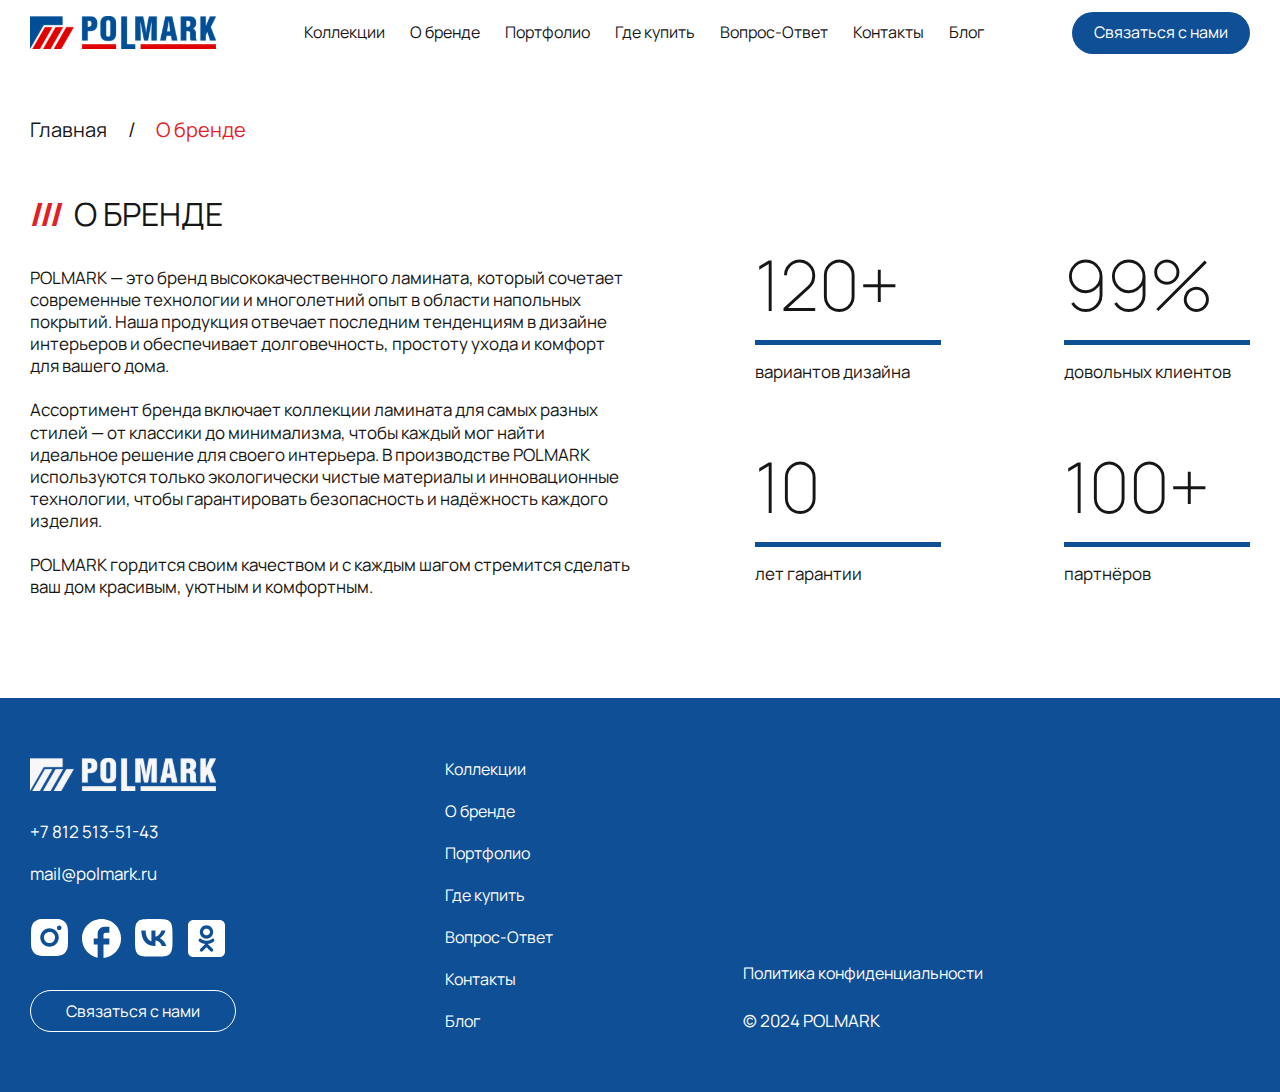
<file: about.html>
<!DOCTYPE html>
<html lang="ru">
  <head>
    <meta charset="utf-8">
    <meta http-equiv="X-UA-Compatible" content="IE=edge">
    <meta name="viewport" content="width=device-width, initial-scale=1">
    <title></title>

    <!-- CSS -->

    <link href="css/main.css" rel="stylesheet">
    <link href="css/media.css" rel="stylesheet">
    <link href="slick/slick.css" rel="stylesheet">
    <link href="slick/slick-theme.css" rel="stylesheet">
    <link rel="preconnect" href="https://fonts.googleapis.com">
    <link rel="preconnect" href="https://fonts.gstatic.com" crossorigin>
    <link href="https://fonts.googleapis.com/css2?family=Manrope:wght@200..800&display=swap" rel="stylesheet">
  </head>

  
  <body>

    <nav class="mt-mobile nav-open">
      <div class="mt-munu-mb">
        <div class="header_nav header_nav_burger">
              <ul>
                <li>
                  <a href="#">
                    Коллекции
                  </a>
                </li>
                <li>
                  <a href="#">
                    О бренде
                  </a>
                </li>
                <li>
                  <a href="#">
                    Портфолио
                  </a>
                </li>
                <li>
                  <a href="#">
                    Где купить
                  </a>
                </li>
                <li>
                  <a href="#">
                    Вопрос-Ответ
                  </a>
                </li>
                <li>
                  <a href="#">
                    Контакты
                  </a>
                </li>
                <li>
                  <a href="#">
                    Блог
                  </a>
                </li>
              </ul>
        </div>
        <div class="burger_links">
          <ul>
            <li>
              <a href="#">
                +7 812 513-51-43
              </a>
            </li>
            <li>
              <a href="#">
                mail@polmark.ru
              </a>
            </li>
          </ul>
        </div>
        <div class="burger_social">
          <ul>
            <li>
              <a href="#">
                <svg width="42" height="40" viewBox="0 0 42 40" fill="none" xmlns="http://www.w3.org/2000/svg">
                <path d="M22.4024 2C24.4836 2.00555 25.5399 2.01665 26.4519 2.04255L26.8108 2.0555C27.2252 2.0703 27.634 2.0888 28.128 2.111C30.0963 2.20349 31.4394 2.51429 32.6178 2.97123C33.8388 3.44112 34.8674 4.0775 35.8959 5.10422C36.837 6.02871 37.5649 7.14745 38.0289 8.38235C38.4859 9.56077 38.7967 10.9038 38.8892 12.874C38.9114 13.3661 38.9299 13.775 38.9447 14.1912L38.9558 14.5501C38.9835 15.4603 38.9946 16.5166 38.9983 18.5978L39.0002 19.9779V22.4013C39.0047 23.7507 38.9905 25.1 38.9576 26.449L38.9465 26.8079C38.9317 27.2241 38.9132 27.633 38.891 28.1251C38.7985 30.0953 38.484 31.4365 38.0289 32.6168C37.5649 33.8517 36.837 34.9704 35.8959 35.8949C34.9714 36.8359 33.8527 37.5639 32.6178 38.0279C31.4394 38.4848 30.0963 38.7956 28.128 38.8881L26.8108 38.9436L26.4519 38.9547C25.5399 38.9806 24.4836 38.9936 22.4024 38.9973L21.0223 38.9991H18.6007C17.2507 39.0039 15.9007 38.9897 14.5511 38.9566L14.1923 38.9455C13.7531 38.9288 13.314 38.9097 12.8751 38.8881C10.9067 38.7956 9.56367 38.4848 8.3834 38.0279C7.14916 37.5636 6.03107 36.8357 5.10713 35.8949C4.1654 34.9706 3.43682 33.8518 2.97228 32.6168C2.51534 31.4383 2.20455 30.0953 2.11205 28.1251L2.05655 26.8079L2.0473 26.449C2.0132 25.1001 1.99778 23.7507 2.00105 22.4013V18.5978C1.99593 17.2484 2.0095 15.8991 2.04175 14.5501L2.0547 14.1912C2.0695 13.775 2.088 13.3661 2.1102 12.874C2.2027 10.9038 2.51349 9.56262 2.97043 8.38235C3.43605 7.14694 4.16591 6.02816 5.10898 5.10422C6.03239 4.16361 7.14982 3.4357 8.3834 2.97123C9.56367 2.51429 10.9049 2.20349 12.8751 2.111C13.3672 2.0888 13.7779 2.0703 14.1923 2.0555L14.5511 2.0444C15.9001 2.01153 17.2495 1.99735 18.5988 2.00185L22.4024 2ZM20.5006 11.2498C18.0474 11.2498 15.6947 12.2243 13.96 13.959C12.2254 15.6936 11.2508 18.0464 11.2508 20.4996C11.2508 22.9527 12.2254 25.3055 13.96 27.0401C15.6947 28.7748 18.0474 29.7493 20.5006 29.7493C22.9538 29.7493 25.3065 28.7748 27.0412 27.0401C28.7759 25.3055 29.7504 22.9527 29.7504 20.4996C29.7504 18.0464 28.7759 15.6936 27.0412 13.959C25.3065 12.2243 22.9538 11.2498 20.5006 11.2498ZM20.5006 14.9497C21.2294 14.9496 21.9511 15.093 22.6245 15.3718C23.2979 15.6506 23.9098 16.0593 24.4252 16.5746C24.9407 17.0898 25.3496 17.7016 25.6286 18.3749C25.9076 19.0482 26.0513 19.7698 26.0514 20.4986C26.0515 21.2274 25.9081 21.9492 25.6293 22.6225C25.3505 23.2959 24.9418 23.9078 24.4265 24.4232C23.9113 24.9387 23.2995 25.3476 22.6262 25.6266C21.9529 25.9056 21.2313 26.0493 20.5025 26.0494C19.0305 26.0494 17.6189 25.4647 16.5781 24.4239C15.5373 23.3831 14.9526 21.9715 14.9526 20.4996C14.9526 19.0276 15.5373 17.616 16.5781 16.5752C17.6189 15.5344 19.0305 14.9497 20.5025 14.9497M30.2147 8.47484C29.6014 8.47484 29.0132 8.71847 28.5796 9.15214C28.1459 9.58581 27.9023 10.174 27.9023 10.7873C27.9023 11.4006 28.1459 11.9888 28.5796 12.4224C29.0132 12.8561 29.6014 13.0997 30.2147 13.0997C30.828 13.0997 31.4162 12.8561 31.8499 12.4224C32.2835 11.9888 32.5272 11.4006 32.5272 10.7873C32.5272 10.174 32.2835 9.58581 31.8499 9.15214C31.4162 8.71847 30.828 8.47484 30.2147 8.47484Z" fill="#0F4F96"/>
                </svg>
              </a>
            </li>
            <li>
              <a href="#">
                <svg width="42" height="40" viewBox="0 0 42 40" fill="none" xmlns="http://www.w3.org/2000/svg">
                <path d="M40.0977 20.5489C40.0977 9.75789 31.3398 1 20.5489 1C9.75789 1 1 9.75789 1 20.5489C1 30.0105 7.72481 37.8887 16.6391 39.7068V26.4135H12.7293V20.5489H16.6391V15.6617C16.6391 11.8887 19.7083 8.81955 23.4812 8.81955H28.3684V14.6842H24.4586C23.3835 14.6842 22.5038 15.5639 22.5038 16.6391V20.5489H28.3684V26.4135H22.5038V40C32.3759 39.0226 40.0977 30.6947 40.0977 20.5489Z" fill="#0F4F96"/>
                </svg>
              </a>
            </li>
            <li>
              <a href="#">
                <svg width="42" height="40" viewBox="0 0 42 40" fill="none" xmlns="http://www.w3.org/2000/svg">
                <path d="M4.625 3.625C2 6.275 2 10.5125 2 19V20.5C2 28.975 2 33.2125 4.625 35.875C7.275 38.5 11.5125 38.5 20 38.5H21.5C29.975 38.5 34.2125 38.5 36.875 35.875C39.5 33.225 39.5 28.9875 39.5 20.5V19C39.5 10.525 39.5 6.2875 36.875 3.625C34.225 1 29.9875 1 21.5 1H20C11.525 1 7.2875 1 4.625 3.625ZM8.325 12.4125H12.625C12.7625 19.5625 15.9125 22.5875 18.4125 23.2125V12.4125H22.45V18.575C24.9125 18.3125 27.5125 15.5 28.3875 12.4H32.4125C32.0841 14.0046 31.4284 15.5243 30.4864 16.8642C29.5444 18.2041 28.3363 19.3354 26.9375 20.1875C28.4988 20.9643 29.8777 22.0634 30.983 23.4122C32.0884 24.7611 32.8951 26.329 33.35 28.0125H28.9125C27.9625 25.05 25.5875 22.75 22.45 22.4375V28.0125H21.95C13.4 28.0125 8.525 22.1625 8.325 12.4125Z" fill="#0F4F96"/>
                </svg>
              </a>
            </li>
            <li>
              <a href="#">
                <svg width="42" height="40" viewBox="0 0 42 40" fill="none" xmlns="http://www.w3.org/2000/svg">
                <path d="M21.5 10.6801C21.0539 10.6578 20.608 10.7263 20.1892 10.8816C19.7704 11.037 19.3876 11.2758 19.064 11.5836C18.7404 11.8914 18.4827 12.2618 18.3066 12.6722C18.1306 13.0827 18.0398 13.5247 18.0398 13.9713C18.0398 14.4179 18.1306 14.8599 18.3066 15.2704C18.4827 15.6809 18.7404 16.0512 19.064 16.3591C19.3876 16.6669 19.7704 16.9057 20.1892 17.061C20.608 17.2163 21.0539 17.2849 21.5 17.2625C21.9461 17.2849 22.392 17.2163 22.8108 17.061C23.2296 16.9057 23.6124 16.6669 23.936 16.3591C24.2596 16.0512 24.5173 15.6809 24.6934 15.2704C24.8694 14.8599 24.9602 14.4179 24.9602 13.9713C24.9602 13.5247 24.8694 13.0827 24.6934 12.6722C24.5173 12.2618 24.2596 11.8914 23.936 11.5836C23.6124 11.2758 23.2296 11.037 22.8108 10.8816C22.392 10.7263 21.9461 10.6578 21.5 10.6801ZM34.7143 2H8.28571C5.37031 2 3 4.37031 3 7.28571V33.7143C3 36.6297 5.37031 39 8.28571 39H34.7143C37.6297 39 40 36.6297 40 33.7143V7.28571C40 4.37031 37.6297 2 34.7143 2ZM21.5 7.27746C23.2753 7.27746 24.9779 7.9827 26.2333 9.23804C27.4886 10.4934 28.1939 12.196 28.1939 13.9713C28.1939 15.7466 27.4886 17.4492 26.2333 18.7046C24.9779 19.9599 23.2753 20.6652 21.5 20.6652C19.7247 20.6652 18.0221 19.9599 16.7667 18.7046C15.5114 17.4492 14.8061 15.7466 14.8061 13.9713C14.8061 12.196 15.5114 10.4934 16.7667 9.23804C18.0221 7.9827 19.7247 7.27746 21.5 7.27746ZM26.3975 21.1772C27.785 20.0871 28.8339 20.723 29.2138 21.4746C29.858 22.796 29.123 23.4319 27.4382 24.5304C26.0259 25.4306 24.0768 25.7857 22.7967 25.9179L23.8703 26.9833L27.8098 30.9228C29.2469 32.4011 26.9013 34.7054 25.4478 33.2848C24.4567 32.2772 23.0114 30.8319 21.5083 29.3288L17.5687 33.2848C16.1069 34.7054 13.7696 32.3763 15.2232 30.9228L16.2556 29.8904C17.1145 29.0315 18.1221 28.0156 19.1627 26.9833L20.2281 25.9179C18.9563 25.7857 16.9824 25.4471 15.5536 24.5304C13.877 23.4319 13.1337 22.8042 13.7862 21.4746C14.1661 20.723 15.215 20.0871 16.6025 21.1772C16.6025 21.1772 18.4772 22.6638 21.5 22.6638C24.5228 22.6638 26.3975 21.1772 26.3975 21.1772Z" fill="#0F4F96"/>
                </svg>
              </a>
            </li>
          </ul>
        </div>
        <div class="header_button header_button_burger">
              <button>
                Связаться с нами
              </button>
        </div>
      </div>
    </nav>
    
    <div class="relative">
      <div class="burger">
        <i>
          <svg width="38" height="26" viewBox="0 0 38 26" fill="none" xmlns="http://www.w3.org/2000/svg">
          <path d="M0.25 25.5V21.3333H37.75V25.5H0.25ZM0.25 15.0833V10.9167H37.75V15.0833H0.25ZM0.25 4.66667V0.5H37.75V4.66667H0.25Z" fill="#0F4F96"/>
          </svg>
        </i>
        <i>
          <svg width="38" height="38" viewBox="0 0 38 38" fill="none" xmlns="http://www.w3.org/2000/svg">
          <path d="M28.5 9.5L9.5 28.5" stroke="#0F4F96" stroke-width="3" stroke-linecap="square" stroke-linejoin="round"/>
          <path d="M9.5 9.5L28.5 28.5" stroke="#0F4F96" stroke-width="3" stroke-linecap="square" stroke-linejoin="round"/>
          </svg>
        </i> 
      </div>
      <header class="header">
        <div class="container">
          <div class="header_wrap">
            <div class="header_logo">
              <a href="#">
                <img src="images/header_logo.svg" alt="">
              </a>
            </div>
            <div class="header_nav">
              <ul>
                <li>
                  <a href="#">
                    Коллекции
                  </a>
                </li>
                <li>
                  <a href="#">
                    О бренде
                  </a>
                </li>
                <li>
                  <a href="#">
                    Портфолио
                  </a>
                </li>
                <li>
                  <a href="#">
                    Где купить
                  </a>
                </li>
                <li>
                  <a href="#">
                    Вопрос-Ответ
                  </a>
                </li>
                <li>
                  <a href="#">
                    Контакты
                  </a>
                </li>
                <li>
                  <a href="#">
                    Блог
                  </a>
                </li>
              </ul>
            </div>
            <div class="header_button">
              <button>
                Связаться с нами
              </button>
            </div>
          </div>
        </div>
      </header>
    </div>

    

    
    <section class="seeds">
      <div class="container">
        <ul>
          <li>
            <a href="#">
              Главная
            </a>
          </li>
          <li>
            <p>
              О бренде
            </p>
          </li>
        </ul>
      </div>
    </section>
    

    
    <section class="five five_about">
      <div class="container">
        <h2>
          <span>///</span>О БРЕНДЕ
        </h2>
        <div class="five_wrap">
          <div class="five_block">
            <p>
              POLMARK — это бренд высококачественного ламината, который сочетает современные технологии и многолетний опыт в области напольных покрытий. Наша продукция отвечает последним тенденциям в дизайне интерьеров и обеспечивает долговечность, простоту ухода и комфорт для вашего дома. <br><br>Ассортимент бренда включает коллекции ламината для самых разных стилей — от классики до минимализма, чтобы каждый мог найти идеальное решение для своего интерьера. В производстве POLMARK используются только экологически чистые материалы и инновационные технологии, чтобы гарантировать безопасность и надёжность каждого изделия. <br><br>POLMARK гордится своим качеством и с каждым шагом стремится сделать ваш дом красивым, уютным и комфортным.
            </p>
          </div>
          <div class="five_block">
            <div class="five_inner">
              <div class="five_inner_block">
                <h3>
                  120+
                </h3>
                <div class="five_inner_restagle"></div>
                <p>
                  вариантов дизайна
                </p>
              </div>
              <div class="five_inner_block">
                <h3>
                  99%
                </h3>
                <div class="five_inner_restagle"></div>
                <p>
                  довольных клиентов
                </p>
              </div>
              <div class="five_inner_block">
                <h3>
                  10
                </h3>
                <div class="five_inner_restagle"></div>
                <p>
                  лет гарантии
                </p>
              </div>
              <div class="five_inner_block">
                <h3>
                  100+
                </h3>
                <div class="five_inner_restagle"></div>
                <p>
                  партнёров
                </p>
              </div>
            </div>
          </div>
        </div>
      </div>
    </section>
    

    <footer class="footer">
      <div class="container">
        <div class="footer_wrap">
          <div class="footer_block">
            <div class="footer_logo">
              <a href="#">
                <img src="images/footer_logo.svg" alt="">
              </a>
            </div>
            <div class="footer_link">
              <ul>
                <li>
                  <a href="#">
                    +7 812 513-51-43
                  </a>
                </li>
                <li>
                  <a href="#">
                    mail@polmark.ru
                  </a>
                </li>
              </ul>
            </div>
            <div class="footer_social">
              <ul>
                <li>
                  <a href="#">
                    <svg width="40" height="40" viewBox="0 0 40 40" fill="none" xmlns="http://www.w3.org/2000/svg">
                    <path d="M21.4024 1C23.4836 1.00555 24.5399 1.01665 25.4519 1.04255L25.8108 1.0555C26.2252 1.0703 26.634 1.0888 27.128 1.111C29.0963 1.20349 30.4394 1.51429 31.6178 1.97123C32.8388 2.44112 33.8674 3.0775 34.8959 4.10422C35.837 5.02871 36.5649 6.14745 37.0289 7.38235C37.4859 8.56077 37.7967 9.90383 37.8892 11.874C37.9114 12.3661 37.9299 12.775 37.9447 13.1912L37.9558 13.5501C37.9835 14.4603 37.9946 15.5166 37.9983 17.5978L38.0002 18.9779V21.4013C38.0047 22.7507 37.9905 24.1 37.9576 25.449L37.9465 25.8079C37.9317 26.2241 37.9132 26.633 37.891 27.1251C37.7985 29.0953 37.484 30.4365 37.0289 31.6168C36.5649 32.8517 35.837 33.9704 34.8959 34.8949C33.9714 35.8359 32.8527 36.5639 31.6178 37.0279C30.4394 37.4848 29.0963 37.7956 27.128 37.8881L25.8108 37.9436L25.4519 37.9547C24.5399 37.9806 23.4836 37.9936 21.4024 37.9973L20.0223 37.9991H17.6007C16.2507 38.0039 14.9007 37.9897 13.5511 37.9566L13.1923 37.9455C12.7531 37.9288 12.314 37.9097 11.8751 37.8881C9.90674 37.7956 8.56367 37.4848 7.3834 37.0279C6.14916 36.5636 5.03107 35.8357 4.10713 34.8949C3.1654 33.9706 2.43682 32.8518 1.97228 31.6168C1.51534 30.4383 1.20455 29.0953 1.11205 27.1251L1.05655 25.8079L1.0473 25.449C1.0132 24.1001 0.997781 22.7507 1.00105 21.4013V17.5978C0.995932 16.2484 1.0095 14.8991 1.04175 13.5501L1.0547 13.1912C1.0695 12.775 1.088 12.3661 1.1102 11.874C1.2027 9.90383 1.51349 8.56262 1.97043 7.38235C2.43605 6.14694 3.16591 5.02816 4.10898 4.10422C5.03239 3.16361 6.14982 2.4357 7.3834 1.97123C8.56367 1.51429 9.90489 1.20349 11.8751 1.111C12.3672 1.0888 12.7779 1.0703 13.1923 1.0555L13.5511 1.0444C14.9001 1.01153 16.2495 0.997346 17.5988 1.00185L21.4024 1ZM19.5006 10.2498C17.0474 10.2498 14.6947 11.2243 12.96 12.959C11.2254 14.6936 10.2508 17.0464 10.2508 19.4996C10.2508 21.9527 11.2254 24.3055 12.96 26.0401C14.6947 27.7748 17.0474 28.7493 19.5006 28.7493C21.9538 28.7493 24.3065 27.7748 26.0412 26.0401C27.7759 24.3055 28.7504 21.9527 28.7504 19.4996C28.7504 17.0464 27.7759 14.6936 26.0412 12.959C24.3065 11.2243 21.9538 10.2498 19.5006 10.2498ZM19.5006 13.9497C20.2294 13.9496 20.9511 14.093 21.6245 14.3718C22.2979 14.6506 22.9098 15.0593 23.4252 15.5746C23.9407 16.0898 24.3496 16.7016 24.6286 17.3749C24.9076 18.0482 25.0513 18.7698 25.0514 19.4986C25.0515 20.2274 24.9081 20.9492 24.6293 21.6225C24.3505 22.2959 23.9418 22.9078 23.4265 23.4232C22.9113 23.9387 22.2995 24.3476 21.6262 24.6266C20.9529 24.9056 20.2313 25.0493 19.5025 25.0494C18.0305 25.0494 16.6189 24.4647 15.5781 23.4239C14.5373 22.3831 13.9526 20.9715 13.9526 19.4996C13.9526 18.0276 14.5373 16.616 15.5781 15.5752C16.6189 14.5344 18.0305 13.9497 19.5025 13.9497M29.2147 7.47484C28.6014 7.47484 28.0132 7.71847 27.5796 8.15214C27.1459 8.58581 26.9023 9.17399 26.9023 9.78729C26.9023 10.4006 27.1459 10.9888 27.5796 11.4224C28.0132 11.8561 28.6014 12.0997 29.2147 12.0997C29.828 12.0997 30.4162 11.8561 30.8499 11.4224C31.2835 10.9888 31.5272 10.4006 31.5272 9.78729C31.5272 9.17399 31.2835 8.58581 30.8499 8.15214C30.4162 7.71847 29.828 7.47484 29.2147 7.47484Z" fill="white"/>
                    </svg>
                  </a>
                </li>
                <li>
                  <a href="#">
                    <svg width="40" height="40" viewBox="0 0 40 40" fill="none" xmlns="http://www.w3.org/2000/svg">
                    <path d="M39.0977 20.5489C39.0977 9.75789 30.3398 1 19.5489 1C8.75789 1 0 9.75789 0 20.5489C0 30.0105 6.72481 37.8887 15.6391 39.7068V26.4135H11.7293V20.5489H15.6391V15.6617C15.6391 11.8887 18.7083 8.81955 22.4812 8.81955H27.3684V14.6842H23.4586C22.3835 14.6842 21.5038 15.5639 21.5038 16.6391V20.5489H27.3684V26.4135H21.5038V40C31.3759 39.0226 39.0977 30.6947 39.0977 20.5489Z" fill="white"/>
                    </svg>
                  </a>
                </li>
                <li>
                  <a href="#">
                    <svg width="40" height="40" viewBox="0 0 40 40" fill="none" xmlns="http://www.w3.org/2000/svg">
                    <path d="M3.625 3.625C1 6.275 1 10.5125 1 19V20.5C1 28.975 1 33.2125 3.625 35.875C6.275 38.5 10.5125 38.5 19 38.5H20.5C28.975 38.5 33.2125 38.5 35.875 35.875C38.5 33.225 38.5 28.9875 38.5 20.5V19C38.5 10.525 38.5 6.2875 35.875 3.625C33.225 1 28.9875 1 20.5 1H19C10.525 1 6.2875 1 3.625 3.625ZM7.325 12.4125H11.625C11.7625 19.5625 14.9125 22.5875 17.4125 23.2125V12.4125H21.45V18.575C23.9125 18.3125 26.5125 15.5 27.3875 12.4H31.4125C31.0841 14.0046 30.4284 15.5243 29.4864 16.8642C28.5444 18.2041 27.3363 19.3354 25.9375 20.1875C27.4988 20.9643 28.8777 22.0634 29.983 23.4122C31.0884 24.7611 31.8951 26.329 32.35 28.0125H27.9125C26.9625 25.05 24.5875 22.75 21.45 22.4375V28.0125H20.95C12.4 28.0125 7.525 22.1625 7.325 12.4125Z" fill="white"/>
                    </svg>
                  </a>
                </li>
                <li>
                  <a href="#">
                    <svg width="40" height="40" viewBox="0 0 40 40" fill="none" xmlns="http://www.w3.org/2000/svg">
                    <path d="M20.5 10.6801C20.0539 10.6578 19.608 10.7263 19.1892 10.8816C18.7704 11.037 18.3876 11.2758 18.064 11.5836C17.7404 11.8914 17.4827 12.2618 17.3066 12.6722C17.1306 13.0827 17.0398 13.5247 17.0398 13.9713C17.0398 14.4179 17.1306 14.8599 17.3066 15.2704C17.4827 15.6809 17.7404 16.0512 18.064 16.3591C18.3876 16.6669 18.7704 16.9057 19.1892 17.061C19.608 17.2163 20.0539 17.2849 20.5 17.2625C20.9461 17.2849 21.392 17.2163 21.8108 17.061C22.2296 16.9057 22.6124 16.6669 22.936 16.3591C23.2596 16.0512 23.5173 15.6809 23.6934 15.2704C23.8694 14.8599 23.9602 14.4179 23.9602 13.9713C23.9602 13.5247 23.8694 13.0827 23.6934 12.6722C23.5173 12.2618 23.2596 11.8914 22.936 11.5836C22.6124 11.2758 22.2296 11.037 21.8108 10.8816C21.392 10.7263 20.9461 10.6578 20.5 10.6801ZM33.7143 2H7.28571C4.37031 2 2 4.37031 2 7.28571V33.7143C2 36.6297 4.37031 39 7.28571 39H33.7143C36.6297 39 39 36.6297 39 33.7143V7.28571C39 4.37031 36.6297 2 33.7143 2ZM20.5 7.27746C22.2753 7.27746 23.9779 7.9827 25.2333 9.23804C26.4886 10.4934 27.1939 12.196 27.1939 13.9713C27.1939 15.7466 26.4886 17.4492 25.2333 18.7046C23.9779 19.9599 22.2753 20.6652 20.5 20.6652C18.7247 20.6652 17.0221 19.9599 15.7667 18.7046C14.5114 17.4492 13.8061 15.7466 13.8061 13.9713C13.8061 12.196 14.5114 10.4934 15.7667 9.23804C17.0221 7.9827 18.7247 7.27746 20.5 7.27746ZM25.3975 21.1772C26.785 20.0871 27.8339 20.723 28.2138 21.4746C28.858 22.796 28.123 23.4319 26.4382 24.5304C25.0259 25.4306 23.0768 25.7857 21.7967 25.9179L22.8703 26.9833L26.8098 30.9228C28.2469 32.4011 25.9013 34.7054 24.4478 33.2848C23.4567 32.2772 22.0114 30.8319 20.5083 29.3288L16.5687 33.2848C15.1069 34.7054 12.7696 32.3763 14.2232 30.9228L15.2556 29.8904C16.1145 29.0315 17.1221 28.0156 18.1627 26.9833L19.2281 25.9179C17.9563 25.7857 15.9824 25.4471 14.5536 24.5304C12.877 23.4319 12.1337 22.8042 12.7862 21.4746C13.1661 20.723 14.215 20.0871 15.6025 21.1772C15.6025 21.1772 17.4772 22.6638 20.5 22.6638C23.5228 22.6638 25.3975 21.1772 25.3975 21.1772Z" fill="white"/>
                    </svg>
                  </a>
                </li>
              </ul>
            </div>
            <div class="footer_button">
              <button>
                Связаться с нами
              </button>
            </div>
          </div>
          <div class="footer_block">
            <div class="footer_nav">
              <ul>
                <li>
                  <a href="#">
                    Коллекции
                  </a>
                </li>
                <li>
                  <a href="#">
                    О бренде
                  </a>
                </li>
                <li>
                  <a href="#">
                    Портфолио
                  </a>
                </li>
                <li>
                  <a href="#">
                    Где купить
                  </a>
                </li>
                <li>
                  <a href="#">
                    Вопрос-Ответ
                  </a>
                </li>
                <li>
                  <a href="#">
                    Контакты
                  </a>
                </li>
                <li>
                  <a href="#">
                    Блог
                  </a>
                </li>
              </ul>
            </div>
          </div>
          <div class="footer_block">
            <div class="footer_politica">
              <a href="#">
                Политика конфиденциальности
              </a>
            </div>
            <div class="footer_title">
              <p>
                © 2024 POLMARK
              </p>
            </div>
          </div>
        </div>
      </div>
    </footer>
   

    <script src='https://ajax.googleapis.com/ajax/libs/jquery/3.2.1/jquery.min.js'></script>
    <script type="text/javascript" src="js/main.js"></script>
    <script type="text/javascript" src="slick/slick.min.js"></script>
  </body>

  
</html>
</file>
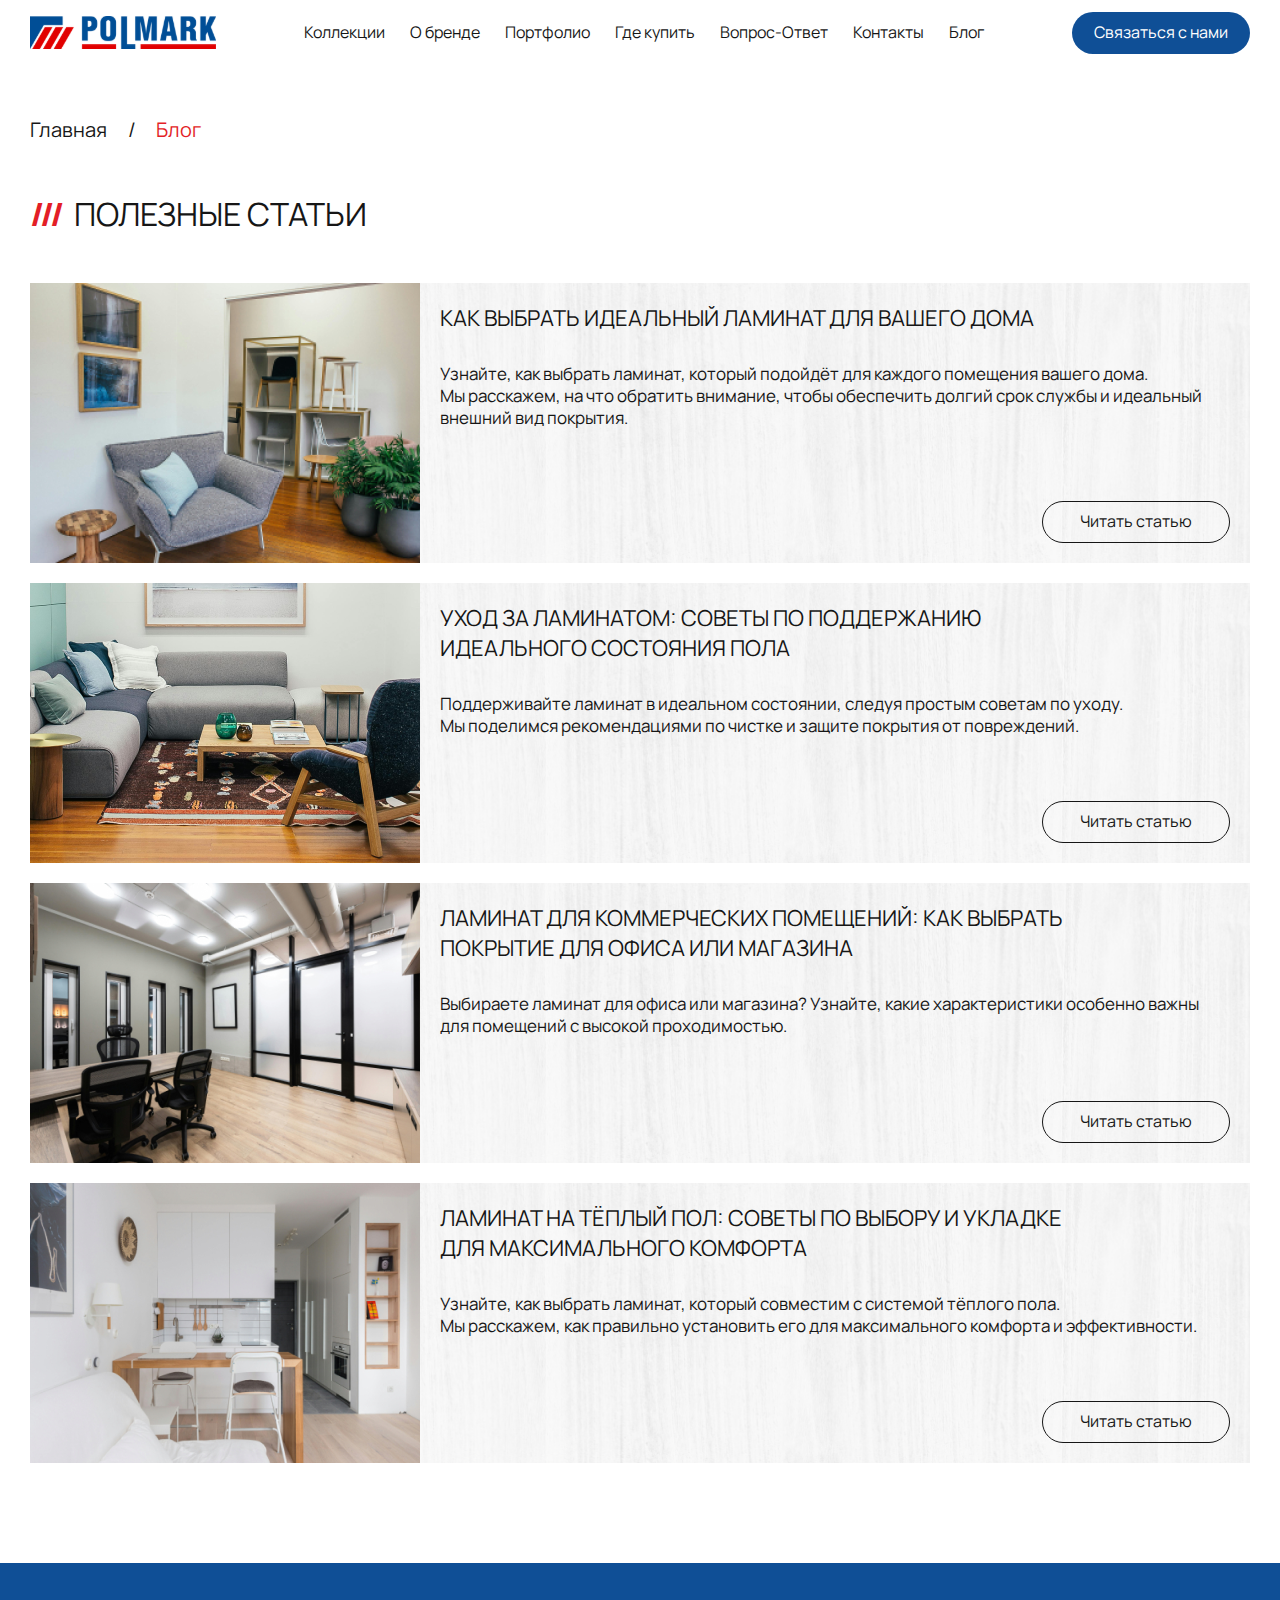
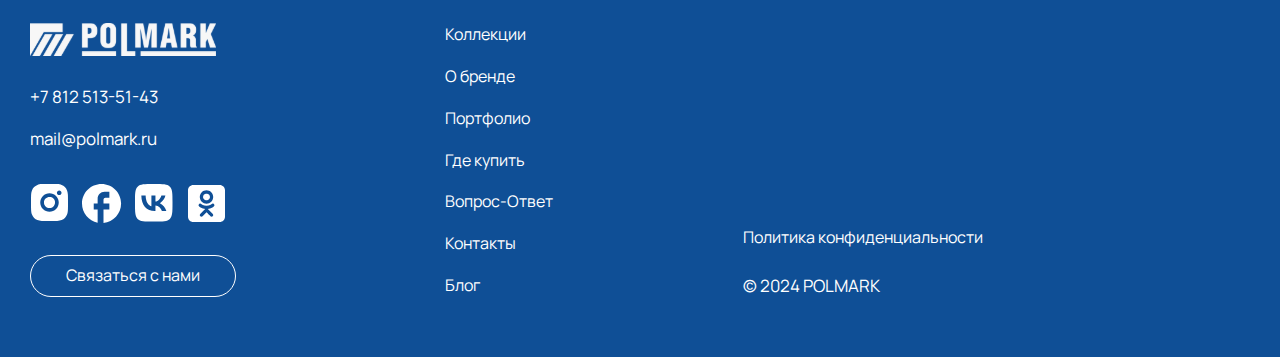
<file: blog.html>
<!DOCTYPE html>
<html lang="ru">
  <head>
    <meta charset="utf-8">
    <meta http-equiv="X-UA-Compatible" content="IE=edge">
    <meta name="viewport" content="width=device-width, initial-scale=1">
    <title></title>

    <!-- CSS -->

    <link href="css/main.css" rel="stylesheet">
    <link href="css/media.css" rel="stylesheet">
    <link href="slick/slick.css" rel="stylesheet">
    <link href="slick/slick-theme.css" rel="stylesheet">
    <link rel="preconnect" href="https://fonts.googleapis.com">
    <link rel="preconnect" href="https://fonts.gstatic.com" crossorigin>
    <link href="https://fonts.googleapis.com/css2?family=Manrope:wght@200..800&display=swap" rel="stylesheet">
  </head>

  
  <body>

    <nav class="mt-mobile nav-open">
      <div class="mt-munu-mb">
        <div class="header_nav header_nav_burger">
              <ul>
                <li>
                  <a href="#">
                    Коллекции
                  </a>
                </li>
                <li>
                  <a href="#">
                    О бренде
                  </a>
                </li>
                <li>
                  <a href="#">
                    Портфолио
                  </a>
                </li>
                <li>
                  <a href="#">
                    Где купить
                  </a>
                </li>
                <li>
                  <a href="#">
                    Вопрос-Ответ
                  </a>
                </li>
                <li>
                  <a href="#">
                    Контакты
                  </a>
                </li>
                <li>
                  <a href="#">
                    Блог
                  </a>
                </li>
              </ul>
        </div>
        <div class="burger_links">
          <ul>
            <li>
              <a href="#">
                +7 812 513-51-43
              </a>
            </li>
            <li>
              <a href="#">
                mail@polmark.ru
              </a>
            </li>
          </ul>
        </div>
        <div class="burger_social">
          <ul>
            <li>
              <a href="#">
                <svg width="42" height="40" viewBox="0 0 42 40" fill="none" xmlns="http://www.w3.org/2000/svg">
                <path d="M22.4024 2C24.4836 2.00555 25.5399 2.01665 26.4519 2.04255L26.8108 2.0555C27.2252 2.0703 27.634 2.0888 28.128 2.111C30.0963 2.20349 31.4394 2.51429 32.6178 2.97123C33.8388 3.44112 34.8674 4.0775 35.8959 5.10422C36.837 6.02871 37.5649 7.14745 38.0289 8.38235C38.4859 9.56077 38.7967 10.9038 38.8892 12.874C38.9114 13.3661 38.9299 13.775 38.9447 14.1912L38.9558 14.5501C38.9835 15.4603 38.9946 16.5166 38.9983 18.5978L39.0002 19.9779V22.4013C39.0047 23.7507 38.9905 25.1 38.9576 26.449L38.9465 26.8079C38.9317 27.2241 38.9132 27.633 38.891 28.1251C38.7985 30.0953 38.484 31.4365 38.0289 32.6168C37.5649 33.8517 36.837 34.9704 35.8959 35.8949C34.9714 36.8359 33.8527 37.5639 32.6178 38.0279C31.4394 38.4848 30.0963 38.7956 28.128 38.8881L26.8108 38.9436L26.4519 38.9547C25.5399 38.9806 24.4836 38.9936 22.4024 38.9973L21.0223 38.9991H18.6007C17.2507 39.0039 15.9007 38.9897 14.5511 38.9566L14.1923 38.9455C13.7531 38.9288 13.314 38.9097 12.8751 38.8881C10.9067 38.7956 9.56367 38.4848 8.3834 38.0279C7.14916 37.5636 6.03107 36.8357 5.10713 35.8949C4.1654 34.9706 3.43682 33.8518 2.97228 32.6168C2.51534 31.4383 2.20455 30.0953 2.11205 28.1251L2.05655 26.8079L2.0473 26.449C2.0132 25.1001 1.99778 23.7507 2.00105 22.4013V18.5978C1.99593 17.2484 2.0095 15.8991 2.04175 14.5501L2.0547 14.1912C2.0695 13.775 2.088 13.3661 2.1102 12.874C2.2027 10.9038 2.51349 9.56262 2.97043 8.38235C3.43605 7.14694 4.16591 6.02816 5.10898 5.10422C6.03239 4.16361 7.14982 3.4357 8.3834 2.97123C9.56367 2.51429 10.9049 2.20349 12.8751 2.111C13.3672 2.0888 13.7779 2.0703 14.1923 2.0555L14.5511 2.0444C15.9001 2.01153 17.2495 1.99735 18.5988 2.00185L22.4024 2ZM20.5006 11.2498C18.0474 11.2498 15.6947 12.2243 13.96 13.959C12.2254 15.6936 11.2508 18.0464 11.2508 20.4996C11.2508 22.9527 12.2254 25.3055 13.96 27.0401C15.6947 28.7748 18.0474 29.7493 20.5006 29.7493C22.9538 29.7493 25.3065 28.7748 27.0412 27.0401C28.7759 25.3055 29.7504 22.9527 29.7504 20.4996C29.7504 18.0464 28.7759 15.6936 27.0412 13.959C25.3065 12.2243 22.9538 11.2498 20.5006 11.2498ZM20.5006 14.9497C21.2294 14.9496 21.9511 15.093 22.6245 15.3718C23.2979 15.6506 23.9098 16.0593 24.4252 16.5746C24.9407 17.0898 25.3496 17.7016 25.6286 18.3749C25.9076 19.0482 26.0513 19.7698 26.0514 20.4986C26.0515 21.2274 25.9081 21.9492 25.6293 22.6225C25.3505 23.2959 24.9418 23.9078 24.4265 24.4232C23.9113 24.9387 23.2995 25.3476 22.6262 25.6266C21.9529 25.9056 21.2313 26.0493 20.5025 26.0494C19.0305 26.0494 17.6189 25.4647 16.5781 24.4239C15.5373 23.3831 14.9526 21.9715 14.9526 20.4996C14.9526 19.0276 15.5373 17.616 16.5781 16.5752C17.6189 15.5344 19.0305 14.9497 20.5025 14.9497M30.2147 8.47484C29.6014 8.47484 29.0132 8.71847 28.5796 9.15214C28.1459 9.58581 27.9023 10.174 27.9023 10.7873C27.9023 11.4006 28.1459 11.9888 28.5796 12.4224C29.0132 12.8561 29.6014 13.0997 30.2147 13.0997C30.828 13.0997 31.4162 12.8561 31.8499 12.4224C32.2835 11.9888 32.5272 11.4006 32.5272 10.7873C32.5272 10.174 32.2835 9.58581 31.8499 9.15214C31.4162 8.71847 30.828 8.47484 30.2147 8.47484Z" fill="#0F4F96"/>
                </svg>
              </a>
            </li>
            <li>
              <a href="#">
                <svg width="42" height="40" viewBox="0 0 42 40" fill="none" xmlns="http://www.w3.org/2000/svg">
                <path d="M40.0977 20.5489C40.0977 9.75789 31.3398 1 20.5489 1C9.75789 1 1 9.75789 1 20.5489C1 30.0105 7.72481 37.8887 16.6391 39.7068V26.4135H12.7293V20.5489H16.6391V15.6617C16.6391 11.8887 19.7083 8.81955 23.4812 8.81955H28.3684V14.6842H24.4586C23.3835 14.6842 22.5038 15.5639 22.5038 16.6391V20.5489H28.3684V26.4135H22.5038V40C32.3759 39.0226 40.0977 30.6947 40.0977 20.5489Z" fill="#0F4F96"/>
                </svg>
              </a>
            </li>
            <li>
              <a href="#">
                <svg width="42" height="40" viewBox="0 0 42 40" fill="none" xmlns="http://www.w3.org/2000/svg">
                <path d="M4.625 3.625C2 6.275 2 10.5125 2 19V20.5C2 28.975 2 33.2125 4.625 35.875C7.275 38.5 11.5125 38.5 20 38.5H21.5C29.975 38.5 34.2125 38.5 36.875 35.875C39.5 33.225 39.5 28.9875 39.5 20.5V19C39.5 10.525 39.5 6.2875 36.875 3.625C34.225 1 29.9875 1 21.5 1H20C11.525 1 7.2875 1 4.625 3.625ZM8.325 12.4125H12.625C12.7625 19.5625 15.9125 22.5875 18.4125 23.2125V12.4125H22.45V18.575C24.9125 18.3125 27.5125 15.5 28.3875 12.4H32.4125C32.0841 14.0046 31.4284 15.5243 30.4864 16.8642C29.5444 18.2041 28.3363 19.3354 26.9375 20.1875C28.4988 20.9643 29.8777 22.0634 30.983 23.4122C32.0884 24.7611 32.8951 26.329 33.35 28.0125H28.9125C27.9625 25.05 25.5875 22.75 22.45 22.4375V28.0125H21.95C13.4 28.0125 8.525 22.1625 8.325 12.4125Z" fill="#0F4F96"/>
                </svg>
              </a>
            </li>
            <li>
              <a href="#">
                <svg width="42" height="40" viewBox="0 0 42 40" fill="none" xmlns="http://www.w3.org/2000/svg">
                <path d="M21.5 10.6801C21.0539 10.6578 20.608 10.7263 20.1892 10.8816C19.7704 11.037 19.3876 11.2758 19.064 11.5836C18.7404 11.8914 18.4827 12.2618 18.3066 12.6722C18.1306 13.0827 18.0398 13.5247 18.0398 13.9713C18.0398 14.4179 18.1306 14.8599 18.3066 15.2704C18.4827 15.6809 18.7404 16.0512 19.064 16.3591C19.3876 16.6669 19.7704 16.9057 20.1892 17.061C20.608 17.2163 21.0539 17.2849 21.5 17.2625C21.9461 17.2849 22.392 17.2163 22.8108 17.061C23.2296 16.9057 23.6124 16.6669 23.936 16.3591C24.2596 16.0512 24.5173 15.6809 24.6934 15.2704C24.8694 14.8599 24.9602 14.4179 24.9602 13.9713C24.9602 13.5247 24.8694 13.0827 24.6934 12.6722C24.5173 12.2618 24.2596 11.8914 23.936 11.5836C23.6124 11.2758 23.2296 11.037 22.8108 10.8816C22.392 10.7263 21.9461 10.6578 21.5 10.6801ZM34.7143 2H8.28571C5.37031 2 3 4.37031 3 7.28571V33.7143C3 36.6297 5.37031 39 8.28571 39H34.7143C37.6297 39 40 36.6297 40 33.7143V7.28571C40 4.37031 37.6297 2 34.7143 2ZM21.5 7.27746C23.2753 7.27746 24.9779 7.9827 26.2333 9.23804C27.4886 10.4934 28.1939 12.196 28.1939 13.9713C28.1939 15.7466 27.4886 17.4492 26.2333 18.7046C24.9779 19.9599 23.2753 20.6652 21.5 20.6652C19.7247 20.6652 18.0221 19.9599 16.7667 18.7046C15.5114 17.4492 14.8061 15.7466 14.8061 13.9713C14.8061 12.196 15.5114 10.4934 16.7667 9.23804C18.0221 7.9827 19.7247 7.27746 21.5 7.27746ZM26.3975 21.1772C27.785 20.0871 28.8339 20.723 29.2138 21.4746C29.858 22.796 29.123 23.4319 27.4382 24.5304C26.0259 25.4306 24.0768 25.7857 22.7967 25.9179L23.8703 26.9833L27.8098 30.9228C29.2469 32.4011 26.9013 34.7054 25.4478 33.2848C24.4567 32.2772 23.0114 30.8319 21.5083 29.3288L17.5687 33.2848C16.1069 34.7054 13.7696 32.3763 15.2232 30.9228L16.2556 29.8904C17.1145 29.0315 18.1221 28.0156 19.1627 26.9833L20.2281 25.9179C18.9563 25.7857 16.9824 25.4471 15.5536 24.5304C13.877 23.4319 13.1337 22.8042 13.7862 21.4746C14.1661 20.723 15.215 20.0871 16.6025 21.1772C16.6025 21.1772 18.4772 22.6638 21.5 22.6638C24.5228 22.6638 26.3975 21.1772 26.3975 21.1772Z" fill="#0F4F96"/>
                </svg>
              </a>
            </li>
          </ul>
        </div>
        <div class="header_button header_button_burger">
              <button>
                Связаться с нами
              </button>
        </div>
      </div>
    </nav>
    
    <div class="relative">
      <div class="burger">
        <i>
          <svg width="38" height="26" viewBox="0 0 38 26" fill="none" xmlns="http://www.w3.org/2000/svg">
          <path d="M0.25 25.5V21.3333H37.75V25.5H0.25ZM0.25 15.0833V10.9167H37.75V15.0833H0.25ZM0.25 4.66667V0.5H37.75V4.66667H0.25Z" fill="#0F4F96"/>
          </svg>
        </i>
        <i>
          <svg width="38" height="38" viewBox="0 0 38 38" fill="none" xmlns="http://www.w3.org/2000/svg">
          <path d="M28.5 9.5L9.5 28.5" stroke="#0F4F96" stroke-width="3" stroke-linecap="square" stroke-linejoin="round"/>
          <path d="M9.5 9.5L28.5 28.5" stroke="#0F4F96" stroke-width="3" stroke-linecap="square" stroke-linejoin="round"/>
          </svg>
        </i> 
      </div>
      <header class="header">
        <div class="container">
          <div class="header_wrap">
            <div class="header_logo">
              <a href="#">
                <img src="images/header_logo.svg" alt="">
              </a>
            </div>
            <div class="header_nav">
              <ul>
                <li>
                  <a href="#">
                    Коллекции
                  </a>
                </li>
                <li>
                  <a href="#">
                    О бренде
                  </a>
                </li>
                <li>
                  <a href="#">
                    Портфолио
                  </a>
                </li>
                <li>
                  <a href="#">
                    Где купить
                  </a>
                </li>
                <li>
                  <a href="#">
                    Вопрос-Ответ
                  </a>
                </li>
                <li>
                  <a href="#">
                    Контакты
                  </a>
                </li>
                <li>
                  <a href="#">
                    Блог
                  </a>
                </li>
              </ul>
            </div>
            <div class="header_button">
              <button>
                Связаться с нами
              </button>
            </div>
          </div>
        </div>
      </header>
    </div>

    

    
    <section class="seeds">
      <div class="container">
        <ul>
          <li>
            <a href="#">
              Главная
            </a>
          </li>
          <li>
            <p>
              Блог
            </p>
          </li>
        </ul>
      </div>
    </section>
    
    <section class="ten five_about">
      <div class="container">
        <h2>
          <span>///</span>Полезные статьи
        </h2>
        <div class="ten_inner">
          <div class="ten_block">
            <div class="ten_border">
              <div class="ten_img">
                <img src="images/ten_img.png" alt="">
              </div>
              <div class="ten_bg">
                <div class="ten_flex">
                  <div class="ten_top">
                    <h3>
                      Как выбрать идеальный ламинат для вашего дома
                    </h3>
                    <p>
                      Узнайте, как выбрать ламинат, который подойдёт для каждого помещения вашего дома. Мы расскажем, на что обратить внимание, чтобы обеспечить долгий срок службы и идеальный внешний вид покрытия.
                    </p>
                  </div>
                  <div class="ten_link">
                    <a href="#">
                      Читать статью
                    </a>
                  </div>
                </div>
              </div>
            </div>
          </div>
          <div class="ten_block">
            <div class="ten_border">
              <div class="ten_img">
                <img src="images/ten_img2.png" alt="">
              </div>
              <div class="ten_bg">
                <div class="ten_flex">
                  <div class="ten_top">
                    <h3>
                      Уход за ламинатом: советы по поддержанию идеального состояния пола
                    </h3>
                    <p>
                      Поддерживайте ламинат в идеальном состоянии, следуя простым советам по уходу. Мы поделимся рекомендациями по чистке и защите покрытия от повреждений.
                    </p>
                  </div>
                  <div class="ten_link">
                    <a href="#">
                      Читать статью
                    </a>
                  </div>
                </div>
              </div>
            </div>
          </div>
          <div class="ten_block">
            <div class="ten_border">
              <div class="ten_img">
                <img src="images/ten_img3.png" alt="">
              </div>
              <div class="ten_bg">
                <div class="ten_flex">
                  <div class="ten_top">
                    <h3>
                      Ламинат для коммерческих помещений: как выбрать покрытие для офиса или магазина
                    </h3>
                    <p>
                      Выбираете ламинат для офиса или магазина? Узнайте, какие характеристики особенно важны для помещений с высокой проходимостью.
                    </p>
                  </div>
                  <div class="ten_link">
                    <a href="#">
                      Читать статью
                    </a>
                  </div>
                </div>
              </div>
            </div>
          </div>
          <div class="ten_block">
            <div class="ten_border">
              <div class="ten_img">
                <img src="images/ten_img4.png" alt="">
              </div>
              <div class="ten_bg">
                <div class="ten_flex">
                  <div class="ten_top">
                    <h3>
                      Ламинат на тёплый пол: советы по выбору и укладке для максимального комфорта
                    </h3>
                    <p>
                      Узнайте, как выбрать ламинат, который совместим с системой тёплого пола. <br>Мы расскажем, как правильно установить его для максимального комфорта и эффективности.
                    </p>
                  </div>
                  <div class="ten_link">
                    <a href="#">
                      Читать статью
                    </a>
                  </div>
                </div>
              </div>
            </div>
          </div>
        </div>
      </div>
    </section>
    
    

    <footer class="footer">
      <div class="container">
        <div class="footer_wrap">
          <div class="footer_block">
            <div class="footer_logo">
              <a href="#">
                <img src="images/footer_logo.svg" alt="">
              </a>
            </div>
            <div class="footer_link">
              <ul>
                <li>
                  <a href="#">
                    +7 812 513-51-43
                  </a>
                </li>
                <li>
                  <a href="#">
                    mail@polmark.ru
                  </a>
                </li>
              </ul>
            </div>
            <div class="footer_social">
              <ul>
                <li>
                  <a href="#">
                    <svg width="40" height="40" viewBox="0 0 40 40" fill="none" xmlns="http://www.w3.org/2000/svg">
                    <path d="M21.4024 1C23.4836 1.00555 24.5399 1.01665 25.4519 1.04255L25.8108 1.0555C26.2252 1.0703 26.634 1.0888 27.128 1.111C29.0963 1.20349 30.4394 1.51429 31.6178 1.97123C32.8388 2.44112 33.8674 3.0775 34.8959 4.10422C35.837 5.02871 36.5649 6.14745 37.0289 7.38235C37.4859 8.56077 37.7967 9.90383 37.8892 11.874C37.9114 12.3661 37.9299 12.775 37.9447 13.1912L37.9558 13.5501C37.9835 14.4603 37.9946 15.5166 37.9983 17.5978L38.0002 18.9779V21.4013C38.0047 22.7507 37.9905 24.1 37.9576 25.449L37.9465 25.8079C37.9317 26.2241 37.9132 26.633 37.891 27.1251C37.7985 29.0953 37.484 30.4365 37.0289 31.6168C36.5649 32.8517 35.837 33.9704 34.8959 34.8949C33.9714 35.8359 32.8527 36.5639 31.6178 37.0279C30.4394 37.4848 29.0963 37.7956 27.128 37.8881L25.8108 37.9436L25.4519 37.9547C24.5399 37.9806 23.4836 37.9936 21.4024 37.9973L20.0223 37.9991H17.6007C16.2507 38.0039 14.9007 37.9897 13.5511 37.9566L13.1923 37.9455C12.7531 37.9288 12.314 37.9097 11.8751 37.8881C9.90674 37.7956 8.56367 37.4848 7.3834 37.0279C6.14916 36.5636 5.03107 35.8357 4.10713 34.8949C3.1654 33.9706 2.43682 32.8518 1.97228 31.6168C1.51534 30.4383 1.20455 29.0953 1.11205 27.1251L1.05655 25.8079L1.0473 25.449C1.0132 24.1001 0.997781 22.7507 1.00105 21.4013V17.5978C0.995932 16.2484 1.0095 14.8991 1.04175 13.5501L1.0547 13.1912C1.0695 12.775 1.088 12.3661 1.1102 11.874C1.2027 9.90383 1.51349 8.56262 1.97043 7.38235C2.43605 6.14694 3.16591 5.02816 4.10898 4.10422C5.03239 3.16361 6.14982 2.4357 7.3834 1.97123C8.56367 1.51429 9.90489 1.20349 11.8751 1.111C12.3672 1.0888 12.7779 1.0703 13.1923 1.0555L13.5511 1.0444C14.9001 1.01153 16.2495 0.997346 17.5988 1.00185L21.4024 1ZM19.5006 10.2498C17.0474 10.2498 14.6947 11.2243 12.96 12.959C11.2254 14.6936 10.2508 17.0464 10.2508 19.4996C10.2508 21.9527 11.2254 24.3055 12.96 26.0401C14.6947 27.7748 17.0474 28.7493 19.5006 28.7493C21.9538 28.7493 24.3065 27.7748 26.0412 26.0401C27.7759 24.3055 28.7504 21.9527 28.7504 19.4996C28.7504 17.0464 27.7759 14.6936 26.0412 12.959C24.3065 11.2243 21.9538 10.2498 19.5006 10.2498ZM19.5006 13.9497C20.2294 13.9496 20.9511 14.093 21.6245 14.3718C22.2979 14.6506 22.9098 15.0593 23.4252 15.5746C23.9407 16.0898 24.3496 16.7016 24.6286 17.3749C24.9076 18.0482 25.0513 18.7698 25.0514 19.4986C25.0515 20.2274 24.9081 20.9492 24.6293 21.6225C24.3505 22.2959 23.9418 22.9078 23.4265 23.4232C22.9113 23.9387 22.2995 24.3476 21.6262 24.6266C20.9529 24.9056 20.2313 25.0493 19.5025 25.0494C18.0305 25.0494 16.6189 24.4647 15.5781 23.4239C14.5373 22.3831 13.9526 20.9715 13.9526 19.4996C13.9526 18.0276 14.5373 16.616 15.5781 15.5752C16.6189 14.5344 18.0305 13.9497 19.5025 13.9497M29.2147 7.47484C28.6014 7.47484 28.0132 7.71847 27.5796 8.15214C27.1459 8.58581 26.9023 9.17399 26.9023 9.78729C26.9023 10.4006 27.1459 10.9888 27.5796 11.4224C28.0132 11.8561 28.6014 12.0997 29.2147 12.0997C29.828 12.0997 30.4162 11.8561 30.8499 11.4224C31.2835 10.9888 31.5272 10.4006 31.5272 9.78729C31.5272 9.17399 31.2835 8.58581 30.8499 8.15214C30.4162 7.71847 29.828 7.47484 29.2147 7.47484Z" fill="white"/>
                    </svg>
                  </a>
                </li>
                <li>
                  <a href="#">
                    <svg width="40" height="40" viewBox="0 0 40 40" fill="none" xmlns="http://www.w3.org/2000/svg">
                    <path d="M39.0977 20.5489C39.0977 9.75789 30.3398 1 19.5489 1C8.75789 1 0 9.75789 0 20.5489C0 30.0105 6.72481 37.8887 15.6391 39.7068V26.4135H11.7293V20.5489H15.6391V15.6617C15.6391 11.8887 18.7083 8.81955 22.4812 8.81955H27.3684V14.6842H23.4586C22.3835 14.6842 21.5038 15.5639 21.5038 16.6391V20.5489H27.3684V26.4135H21.5038V40C31.3759 39.0226 39.0977 30.6947 39.0977 20.5489Z" fill="white"/>
                    </svg>
                  </a>
                </li>
                <li>
                  <a href="#">
                    <svg width="40" height="40" viewBox="0 0 40 40" fill="none" xmlns="http://www.w3.org/2000/svg">
                    <path d="M3.625 3.625C1 6.275 1 10.5125 1 19V20.5C1 28.975 1 33.2125 3.625 35.875C6.275 38.5 10.5125 38.5 19 38.5H20.5C28.975 38.5 33.2125 38.5 35.875 35.875C38.5 33.225 38.5 28.9875 38.5 20.5V19C38.5 10.525 38.5 6.2875 35.875 3.625C33.225 1 28.9875 1 20.5 1H19C10.525 1 6.2875 1 3.625 3.625ZM7.325 12.4125H11.625C11.7625 19.5625 14.9125 22.5875 17.4125 23.2125V12.4125H21.45V18.575C23.9125 18.3125 26.5125 15.5 27.3875 12.4H31.4125C31.0841 14.0046 30.4284 15.5243 29.4864 16.8642C28.5444 18.2041 27.3363 19.3354 25.9375 20.1875C27.4988 20.9643 28.8777 22.0634 29.983 23.4122C31.0884 24.7611 31.8951 26.329 32.35 28.0125H27.9125C26.9625 25.05 24.5875 22.75 21.45 22.4375V28.0125H20.95C12.4 28.0125 7.525 22.1625 7.325 12.4125Z" fill="white"/>
                    </svg>
                  </a>
                </li>
                <li>
                  <a href="#">
                    <svg width="40" height="40" viewBox="0 0 40 40" fill="none" xmlns="http://www.w3.org/2000/svg">
                    <path d="M20.5 10.6801C20.0539 10.6578 19.608 10.7263 19.1892 10.8816C18.7704 11.037 18.3876 11.2758 18.064 11.5836C17.7404 11.8914 17.4827 12.2618 17.3066 12.6722C17.1306 13.0827 17.0398 13.5247 17.0398 13.9713C17.0398 14.4179 17.1306 14.8599 17.3066 15.2704C17.4827 15.6809 17.7404 16.0512 18.064 16.3591C18.3876 16.6669 18.7704 16.9057 19.1892 17.061C19.608 17.2163 20.0539 17.2849 20.5 17.2625C20.9461 17.2849 21.392 17.2163 21.8108 17.061C22.2296 16.9057 22.6124 16.6669 22.936 16.3591C23.2596 16.0512 23.5173 15.6809 23.6934 15.2704C23.8694 14.8599 23.9602 14.4179 23.9602 13.9713C23.9602 13.5247 23.8694 13.0827 23.6934 12.6722C23.5173 12.2618 23.2596 11.8914 22.936 11.5836C22.6124 11.2758 22.2296 11.037 21.8108 10.8816C21.392 10.7263 20.9461 10.6578 20.5 10.6801ZM33.7143 2H7.28571C4.37031 2 2 4.37031 2 7.28571V33.7143C2 36.6297 4.37031 39 7.28571 39H33.7143C36.6297 39 39 36.6297 39 33.7143V7.28571C39 4.37031 36.6297 2 33.7143 2ZM20.5 7.27746C22.2753 7.27746 23.9779 7.9827 25.2333 9.23804C26.4886 10.4934 27.1939 12.196 27.1939 13.9713C27.1939 15.7466 26.4886 17.4492 25.2333 18.7046C23.9779 19.9599 22.2753 20.6652 20.5 20.6652C18.7247 20.6652 17.0221 19.9599 15.7667 18.7046C14.5114 17.4492 13.8061 15.7466 13.8061 13.9713C13.8061 12.196 14.5114 10.4934 15.7667 9.23804C17.0221 7.9827 18.7247 7.27746 20.5 7.27746ZM25.3975 21.1772C26.785 20.0871 27.8339 20.723 28.2138 21.4746C28.858 22.796 28.123 23.4319 26.4382 24.5304C25.0259 25.4306 23.0768 25.7857 21.7967 25.9179L22.8703 26.9833L26.8098 30.9228C28.2469 32.4011 25.9013 34.7054 24.4478 33.2848C23.4567 32.2772 22.0114 30.8319 20.5083 29.3288L16.5687 33.2848C15.1069 34.7054 12.7696 32.3763 14.2232 30.9228L15.2556 29.8904C16.1145 29.0315 17.1221 28.0156 18.1627 26.9833L19.2281 25.9179C17.9563 25.7857 15.9824 25.4471 14.5536 24.5304C12.877 23.4319 12.1337 22.8042 12.7862 21.4746C13.1661 20.723 14.215 20.0871 15.6025 21.1772C15.6025 21.1772 17.4772 22.6638 20.5 22.6638C23.5228 22.6638 25.3975 21.1772 25.3975 21.1772Z" fill="white"/>
                    </svg>
                  </a>
                </li>
              </ul>
            </div>
            <div class="footer_button">
              <button>
                Связаться с нами
              </button>
            </div>
          </div>
          <div class="footer_block">
            <div class="footer_nav">
              <ul>
                <li>
                  <a href="#">
                    Коллекции
                  </a>
                </li>
                <li>
                  <a href="#">
                    О бренде
                  </a>
                </li>
                <li>
                  <a href="#">
                    Портфолио
                  </a>
                </li>
                <li>
                  <a href="#">
                    Где купить
                  </a>
                </li>
                <li>
                  <a href="#">
                    Вопрос-Ответ
                  </a>
                </li>
                <li>
                  <a href="#">
                    Контакты
                  </a>
                </li>
                <li>
                  <a href="#">
                    Блог
                  </a>
                </li>
              </ul>
            </div>
          </div>
          <div class="footer_block">
            <div class="footer_politica">
              <a href="#">
                Политика конфиденциальности
              </a>
            </div>
            <div class="footer_title">
              <p>
                © 2024 POLMARK
              </p>
            </div>
          </div>
        </div>
      </div>
    </footer>
   

    <script src='https://ajax.googleapis.com/ajax/libs/jquery/3.2.1/jquery.min.js'></script>
    <script type="text/javascript" src="js/main.js"></script>
    <script type="text/javascript" src="slick/slick.min.js"></script>
  </body>

  
</html>
</file>
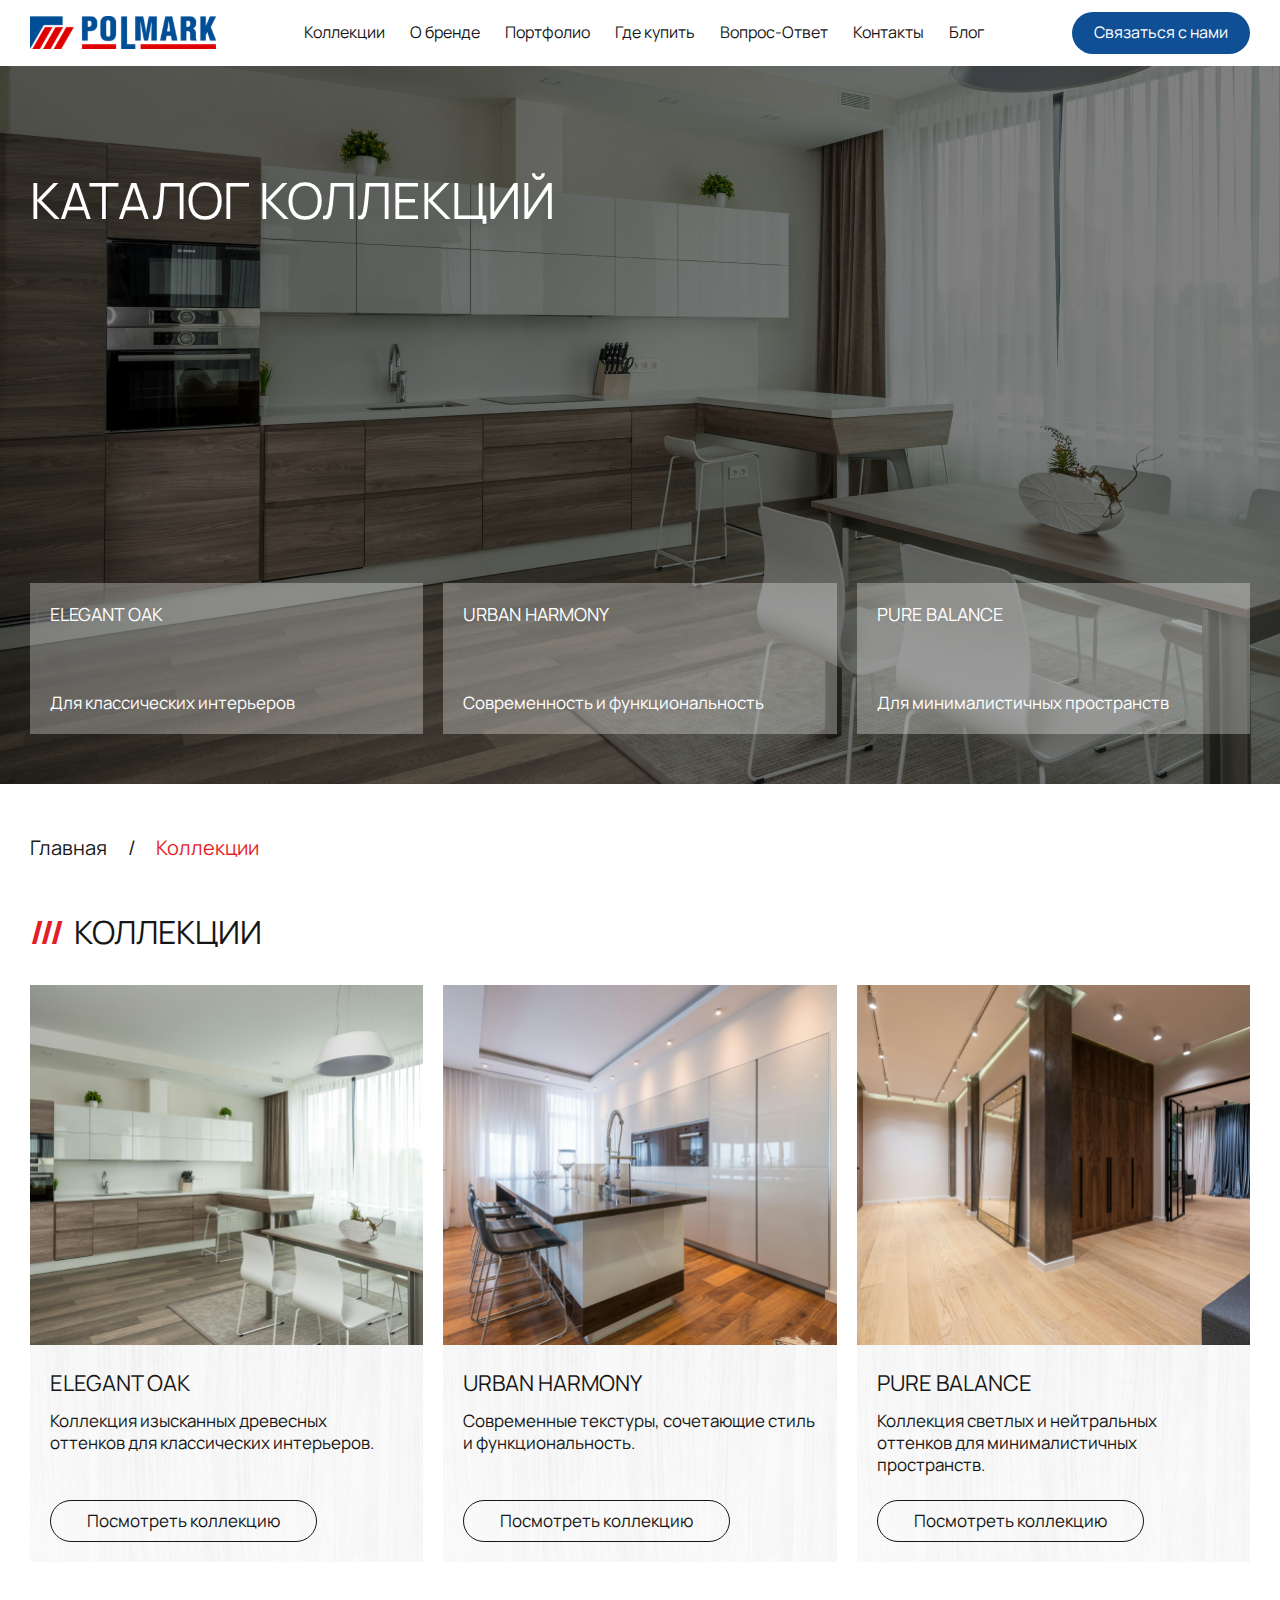
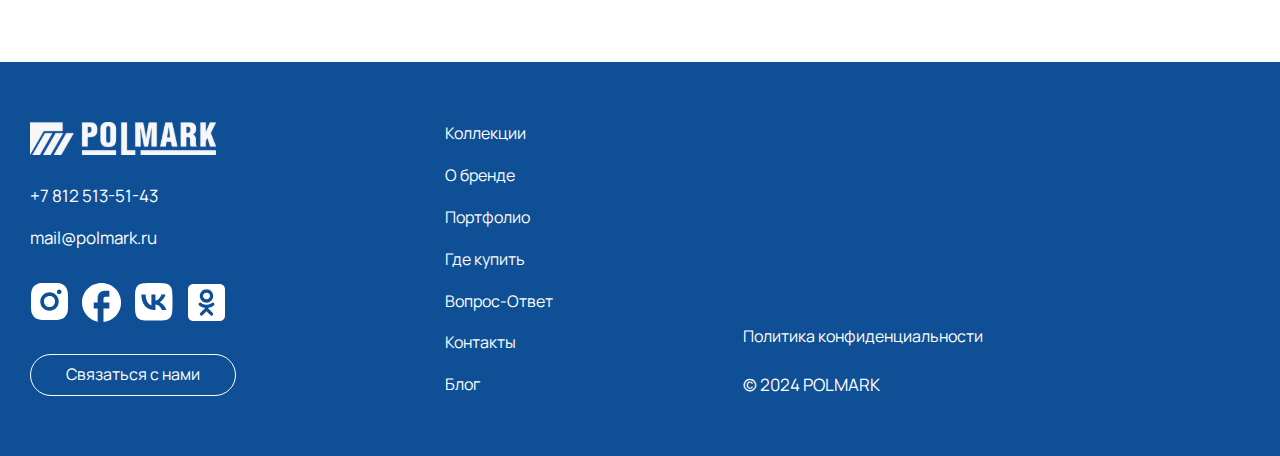
<file: catalog.html>
<!DOCTYPE html>
<html lang="ru">
  <head>
    <meta charset="utf-8">
    <meta http-equiv="X-UA-Compatible" content="IE=edge">
    <meta name="viewport" content="width=device-width, initial-scale=1">
    <title></title>

    <!-- CSS -->

    <link href="css/main.css" rel="stylesheet">
    <link href="css/media.css" rel="stylesheet">
    <link href="slick/slick.css" rel="stylesheet">
    <link href="slick/slick-theme.css" rel="stylesheet">
    <link rel="preconnect" href="https://fonts.googleapis.com">
    <link rel="preconnect" href="https://fonts.gstatic.com" crossorigin>
    <link href="https://fonts.googleapis.com/css2?family=Manrope:wght@200..800&display=swap" rel="stylesheet">
  </head>

  
  <body>

    <nav class="mt-mobile nav-open">
      <div class="mt-munu-mb">
        <div class="header_nav header_nav_burger">
              <ul>
                <li>
                  <a href="#">
                    Коллекции
                  </a>
                </li>
                <li>
                  <a href="#">
                    О бренде
                  </a>
                </li>
                <li>
                  <a href="#">
                    Портфолио
                  </a>
                </li>
                <li>
                  <a href="#">
                    Где купить
                  </a>
                </li>
                <li>
                  <a href="#">
                    Вопрос-Ответ
                  </a>
                </li>
                <li>
                  <a href="#">
                    Контакты
                  </a>
                </li>
                <li>
                  <a href="#">
                    Блог
                  </a>
                </li>
              </ul>
        </div>
        <div class="burger_links">
          <ul>
            <li>
              <a href="#">
                +7 812 513-51-43
              </a>
            </li>
            <li>
              <a href="#">
                mail@polmark.ru
              </a>
            </li>
          </ul>
        </div>
        <div class="burger_social">
          <ul>
            <li>
              <a href="#">
                <svg width="42" height="40" viewBox="0 0 42 40" fill="none" xmlns="http://www.w3.org/2000/svg">
                <path d="M22.4024 2C24.4836 2.00555 25.5399 2.01665 26.4519 2.04255L26.8108 2.0555C27.2252 2.0703 27.634 2.0888 28.128 2.111C30.0963 2.20349 31.4394 2.51429 32.6178 2.97123C33.8388 3.44112 34.8674 4.0775 35.8959 5.10422C36.837 6.02871 37.5649 7.14745 38.0289 8.38235C38.4859 9.56077 38.7967 10.9038 38.8892 12.874C38.9114 13.3661 38.9299 13.775 38.9447 14.1912L38.9558 14.5501C38.9835 15.4603 38.9946 16.5166 38.9983 18.5978L39.0002 19.9779V22.4013C39.0047 23.7507 38.9905 25.1 38.9576 26.449L38.9465 26.8079C38.9317 27.2241 38.9132 27.633 38.891 28.1251C38.7985 30.0953 38.484 31.4365 38.0289 32.6168C37.5649 33.8517 36.837 34.9704 35.8959 35.8949C34.9714 36.8359 33.8527 37.5639 32.6178 38.0279C31.4394 38.4848 30.0963 38.7956 28.128 38.8881L26.8108 38.9436L26.4519 38.9547C25.5399 38.9806 24.4836 38.9936 22.4024 38.9973L21.0223 38.9991H18.6007C17.2507 39.0039 15.9007 38.9897 14.5511 38.9566L14.1923 38.9455C13.7531 38.9288 13.314 38.9097 12.8751 38.8881C10.9067 38.7956 9.56367 38.4848 8.3834 38.0279C7.14916 37.5636 6.03107 36.8357 5.10713 35.8949C4.1654 34.9706 3.43682 33.8518 2.97228 32.6168C2.51534 31.4383 2.20455 30.0953 2.11205 28.1251L2.05655 26.8079L2.0473 26.449C2.0132 25.1001 1.99778 23.7507 2.00105 22.4013V18.5978C1.99593 17.2484 2.0095 15.8991 2.04175 14.5501L2.0547 14.1912C2.0695 13.775 2.088 13.3661 2.1102 12.874C2.2027 10.9038 2.51349 9.56262 2.97043 8.38235C3.43605 7.14694 4.16591 6.02816 5.10898 5.10422C6.03239 4.16361 7.14982 3.4357 8.3834 2.97123C9.56367 2.51429 10.9049 2.20349 12.8751 2.111C13.3672 2.0888 13.7779 2.0703 14.1923 2.0555L14.5511 2.0444C15.9001 2.01153 17.2495 1.99735 18.5988 2.00185L22.4024 2ZM20.5006 11.2498C18.0474 11.2498 15.6947 12.2243 13.96 13.959C12.2254 15.6936 11.2508 18.0464 11.2508 20.4996C11.2508 22.9527 12.2254 25.3055 13.96 27.0401C15.6947 28.7748 18.0474 29.7493 20.5006 29.7493C22.9538 29.7493 25.3065 28.7748 27.0412 27.0401C28.7759 25.3055 29.7504 22.9527 29.7504 20.4996C29.7504 18.0464 28.7759 15.6936 27.0412 13.959C25.3065 12.2243 22.9538 11.2498 20.5006 11.2498ZM20.5006 14.9497C21.2294 14.9496 21.9511 15.093 22.6245 15.3718C23.2979 15.6506 23.9098 16.0593 24.4252 16.5746C24.9407 17.0898 25.3496 17.7016 25.6286 18.3749C25.9076 19.0482 26.0513 19.7698 26.0514 20.4986C26.0515 21.2274 25.9081 21.9492 25.6293 22.6225C25.3505 23.2959 24.9418 23.9078 24.4265 24.4232C23.9113 24.9387 23.2995 25.3476 22.6262 25.6266C21.9529 25.9056 21.2313 26.0493 20.5025 26.0494C19.0305 26.0494 17.6189 25.4647 16.5781 24.4239C15.5373 23.3831 14.9526 21.9715 14.9526 20.4996C14.9526 19.0276 15.5373 17.616 16.5781 16.5752C17.6189 15.5344 19.0305 14.9497 20.5025 14.9497M30.2147 8.47484C29.6014 8.47484 29.0132 8.71847 28.5796 9.15214C28.1459 9.58581 27.9023 10.174 27.9023 10.7873C27.9023 11.4006 28.1459 11.9888 28.5796 12.4224C29.0132 12.8561 29.6014 13.0997 30.2147 13.0997C30.828 13.0997 31.4162 12.8561 31.8499 12.4224C32.2835 11.9888 32.5272 11.4006 32.5272 10.7873C32.5272 10.174 32.2835 9.58581 31.8499 9.15214C31.4162 8.71847 30.828 8.47484 30.2147 8.47484Z" fill="#0F4F96"/>
                </svg>
              </a>
            </li>
            <li>
              <a href="#">
                <svg width="42" height="40" viewBox="0 0 42 40" fill="none" xmlns="http://www.w3.org/2000/svg">
                <path d="M40.0977 20.5489C40.0977 9.75789 31.3398 1 20.5489 1C9.75789 1 1 9.75789 1 20.5489C1 30.0105 7.72481 37.8887 16.6391 39.7068V26.4135H12.7293V20.5489H16.6391V15.6617C16.6391 11.8887 19.7083 8.81955 23.4812 8.81955H28.3684V14.6842H24.4586C23.3835 14.6842 22.5038 15.5639 22.5038 16.6391V20.5489H28.3684V26.4135H22.5038V40C32.3759 39.0226 40.0977 30.6947 40.0977 20.5489Z" fill="#0F4F96"/>
                </svg>
              </a>
            </li>
            <li>
              <a href="#">
                <svg width="42" height="40" viewBox="0 0 42 40" fill="none" xmlns="http://www.w3.org/2000/svg">
                <path d="M4.625 3.625C2 6.275 2 10.5125 2 19V20.5C2 28.975 2 33.2125 4.625 35.875C7.275 38.5 11.5125 38.5 20 38.5H21.5C29.975 38.5 34.2125 38.5 36.875 35.875C39.5 33.225 39.5 28.9875 39.5 20.5V19C39.5 10.525 39.5 6.2875 36.875 3.625C34.225 1 29.9875 1 21.5 1H20C11.525 1 7.2875 1 4.625 3.625ZM8.325 12.4125H12.625C12.7625 19.5625 15.9125 22.5875 18.4125 23.2125V12.4125H22.45V18.575C24.9125 18.3125 27.5125 15.5 28.3875 12.4H32.4125C32.0841 14.0046 31.4284 15.5243 30.4864 16.8642C29.5444 18.2041 28.3363 19.3354 26.9375 20.1875C28.4988 20.9643 29.8777 22.0634 30.983 23.4122C32.0884 24.7611 32.8951 26.329 33.35 28.0125H28.9125C27.9625 25.05 25.5875 22.75 22.45 22.4375V28.0125H21.95C13.4 28.0125 8.525 22.1625 8.325 12.4125Z" fill="#0F4F96"/>
                </svg>
              </a>
            </li>
            <li>
              <a href="#">
                <svg width="42" height="40" viewBox="0 0 42 40" fill="none" xmlns="http://www.w3.org/2000/svg">
                <path d="M21.5 10.6801C21.0539 10.6578 20.608 10.7263 20.1892 10.8816C19.7704 11.037 19.3876 11.2758 19.064 11.5836C18.7404 11.8914 18.4827 12.2618 18.3066 12.6722C18.1306 13.0827 18.0398 13.5247 18.0398 13.9713C18.0398 14.4179 18.1306 14.8599 18.3066 15.2704C18.4827 15.6809 18.7404 16.0512 19.064 16.3591C19.3876 16.6669 19.7704 16.9057 20.1892 17.061C20.608 17.2163 21.0539 17.2849 21.5 17.2625C21.9461 17.2849 22.392 17.2163 22.8108 17.061C23.2296 16.9057 23.6124 16.6669 23.936 16.3591C24.2596 16.0512 24.5173 15.6809 24.6934 15.2704C24.8694 14.8599 24.9602 14.4179 24.9602 13.9713C24.9602 13.5247 24.8694 13.0827 24.6934 12.6722C24.5173 12.2618 24.2596 11.8914 23.936 11.5836C23.6124 11.2758 23.2296 11.037 22.8108 10.8816C22.392 10.7263 21.9461 10.6578 21.5 10.6801ZM34.7143 2H8.28571C5.37031 2 3 4.37031 3 7.28571V33.7143C3 36.6297 5.37031 39 8.28571 39H34.7143C37.6297 39 40 36.6297 40 33.7143V7.28571C40 4.37031 37.6297 2 34.7143 2ZM21.5 7.27746C23.2753 7.27746 24.9779 7.9827 26.2333 9.23804C27.4886 10.4934 28.1939 12.196 28.1939 13.9713C28.1939 15.7466 27.4886 17.4492 26.2333 18.7046C24.9779 19.9599 23.2753 20.6652 21.5 20.6652C19.7247 20.6652 18.0221 19.9599 16.7667 18.7046C15.5114 17.4492 14.8061 15.7466 14.8061 13.9713C14.8061 12.196 15.5114 10.4934 16.7667 9.23804C18.0221 7.9827 19.7247 7.27746 21.5 7.27746ZM26.3975 21.1772C27.785 20.0871 28.8339 20.723 29.2138 21.4746C29.858 22.796 29.123 23.4319 27.4382 24.5304C26.0259 25.4306 24.0768 25.7857 22.7967 25.9179L23.8703 26.9833L27.8098 30.9228C29.2469 32.4011 26.9013 34.7054 25.4478 33.2848C24.4567 32.2772 23.0114 30.8319 21.5083 29.3288L17.5687 33.2848C16.1069 34.7054 13.7696 32.3763 15.2232 30.9228L16.2556 29.8904C17.1145 29.0315 18.1221 28.0156 19.1627 26.9833L20.2281 25.9179C18.9563 25.7857 16.9824 25.4471 15.5536 24.5304C13.877 23.4319 13.1337 22.8042 13.7862 21.4746C14.1661 20.723 15.215 20.0871 16.6025 21.1772C16.6025 21.1772 18.4772 22.6638 21.5 22.6638C24.5228 22.6638 26.3975 21.1772 26.3975 21.1772Z" fill="#0F4F96"/>
                </svg>
              </a>
            </li>
          </ul>
        </div>
        <div class="header_button header_button_burger">
              <button>
                Связаться с нами
              </button>
        </div>
      </div>
    </nav>
    
    <div class="relative">
      <div class="burger">
        <i>
          <svg width="38" height="26" viewBox="0 0 38 26" fill="none" xmlns="http://www.w3.org/2000/svg">
          <path d="M0.25 25.5V21.3333H37.75V25.5H0.25ZM0.25 15.0833V10.9167H37.75V15.0833H0.25ZM0.25 4.66667V0.5H37.75V4.66667H0.25Z" fill="#0F4F96"/>
          </svg>
        </i>
        <i>
          <svg width="38" height="38" viewBox="0 0 38 38" fill="none" xmlns="http://www.w3.org/2000/svg">
          <path d="M28.5 9.5L9.5 28.5" stroke="#0F4F96" stroke-width="3" stroke-linecap="square" stroke-linejoin="round"/>
          <path d="M9.5 9.5L28.5 28.5" stroke="#0F4F96" stroke-width="3" stroke-linecap="square" stroke-linejoin="round"/>
          </svg>
        </i> 
      </div>
      <header class="header">
        <div class="container">
          <div class="header_wrap">
            <div class="header_logo">
              <a href="#">
                <img src="images/header_logo.svg" alt="">
              </a>
            </div>
            <div class="header_nav">
              <ul>
                <li>
                  <a href="#">
                    Коллекции
                  </a>
                </li>
                <li>
                  <a href="#">
                    О бренде
                  </a>
                </li>
                <li>
                  <a href="#">
                    Портфолио
                  </a>
                </li>
                <li>
                  <a href="#">
                    Где купить
                  </a>
                </li>
                <li>
                  <a href="#">
                    Вопрос-Ответ
                  </a>
                </li>
                <li>
                  <a href="#">
                    Контакты
                  </a>
                </li>
                <li>
                  <a href="#">
                    Блог
                  </a>
                </li>
              </ul>
            </div>
            <div class="header_button">
              <button>
                Связаться с нами
              </button>
            </div>
          </div>
        </div>
      </header>
    </div>

    <section class="one one_catalog">
      <div class="container">
        <div class="one_flex">
          <div class="one_top">
            <h1>
              Каталог коллекций
            </h1>
          </div>
          <div class="one_catalog_inner">
            <div class="one_catalog_block">
              <div class="one_catalog_border">
                <h3>
                  Elegant Oak
                </h3>
                <p>
                  Для классических интерьеров
                </p>
              </div>
            </div>
            <div class="one_catalog_block">
              <div class="one_catalog_border">
                <h3>
                  Urban Harmony
                </h3>
                <p>
                  Современность и функциональность
                </p>
              </div>
            </div>
            <div class="one_catalog_block">
              <div class="one_catalog_border">
                <h3>
                  Pure Balance
                </h3>
                <p>
                  Для минималистичных пространств
                </p>
              </div>
            </div>
          </div>
        </div>
      </div>
    </section>

    
    <section class="seeds">
      <div class="container">
        <ul>
          <li>
            <a href="#">
              Главная
            </a>
          </li>
          <li>
            <p>
              Коллекции
            </p>
          </li>
        </ul>
      </div>
    </section>
    

    <section class="four four_catalog">
      <div class="container">
        <h2>
          <span>///</span>Коллекции
        </h2>
        <div class="four_wrap">
          <div class="four_block">
            <div class="four_border">
              <div class="four_img">
                <img src="images/four_img.png" alt="">
              </div>
              <div class="four_bg">
                <h3>
                  Elegant Oak
                </h3>
                <p>
                  Коллекция изысканных древесных оттенков для классических интерьеров.
                </p>
                <a href="#">
                  Посмотреть коллекцию
                </a>
              </div>
            </div>
          </div>
          <div class="four_block">
            <div class="four_border">
              <div class="four_img">
                <img src="images/four_img2.png" alt="">
              </div>
              <div class="four_bg">
                <h3>
                  Urban Harmony
                </h3>
                <p>
                  Современные текстуры, сочетающие стиль и функциональность.
                </p>
                <a href="#">
                  Посмотреть коллекцию
                </a>
              </div>
            </div>
          </div>
          <div class="four_block">
            <div class="four_border">
              <div class="four_img">
                <img src="images/four_img3.png" alt="">
              </div>
              <div class="four_bg">
                <h3>
                  Pure Balance
                </h3>
                <p>
                  Коллекция светлых и нейтральных оттенков для минималистичных пространств.
                </p>
                <a href="#">
                  Посмотреть коллекцию
                </a>
              </div>
            </div>
          </div>
        </div>
      </div>
    </section>

    

    <footer class="footer">
      <div class="container">
        <div class="footer_wrap">
          <div class="footer_block">
            <div class="footer_logo">
              <a href="#">
                <img src="images/footer_logo.svg" alt="">
              </a>
            </div>
            <div class="footer_link">
              <ul>
                <li>
                  <a href="#">
                    +7 812 513-51-43
                  </a>
                </li>
                <li>
                  <a href="#">
                    mail@polmark.ru
                  </a>
                </li>
              </ul>
            </div>
            <div class="footer_social">
              <ul>
                <li>
                  <a href="#">
                    <svg width="40" height="40" viewBox="0 0 40 40" fill="none" xmlns="http://www.w3.org/2000/svg">
                    <path d="M21.4024 1C23.4836 1.00555 24.5399 1.01665 25.4519 1.04255L25.8108 1.0555C26.2252 1.0703 26.634 1.0888 27.128 1.111C29.0963 1.20349 30.4394 1.51429 31.6178 1.97123C32.8388 2.44112 33.8674 3.0775 34.8959 4.10422C35.837 5.02871 36.5649 6.14745 37.0289 7.38235C37.4859 8.56077 37.7967 9.90383 37.8892 11.874C37.9114 12.3661 37.9299 12.775 37.9447 13.1912L37.9558 13.5501C37.9835 14.4603 37.9946 15.5166 37.9983 17.5978L38.0002 18.9779V21.4013C38.0047 22.7507 37.9905 24.1 37.9576 25.449L37.9465 25.8079C37.9317 26.2241 37.9132 26.633 37.891 27.1251C37.7985 29.0953 37.484 30.4365 37.0289 31.6168C36.5649 32.8517 35.837 33.9704 34.8959 34.8949C33.9714 35.8359 32.8527 36.5639 31.6178 37.0279C30.4394 37.4848 29.0963 37.7956 27.128 37.8881L25.8108 37.9436L25.4519 37.9547C24.5399 37.9806 23.4836 37.9936 21.4024 37.9973L20.0223 37.9991H17.6007C16.2507 38.0039 14.9007 37.9897 13.5511 37.9566L13.1923 37.9455C12.7531 37.9288 12.314 37.9097 11.8751 37.8881C9.90674 37.7956 8.56367 37.4848 7.3834 37.0279C6.14916 36.5636 5.03107 35.8357 4.10713 34.8949C3.1654 33.9706 2.43682 32.8518 1.97228 31.6168C1.51534 30.4383 1.20455 29.0953 1.11205 27.1251L1.05655 25.8079L1.0473 25.449C1.0132 24.1001 0.997781 22.7507 1.00105 21.4013V17.5978C0.995932 16.2484 1.0095 14.8991 1.04175 13.5501L1.0547 13.1912C1.0695 12.775 1.088 12.3661 1.1102 11.874C1.2027 9.90383 1.51349 8.56262 1.97043 7.38235C2.43605 6.14694 3.16591 5.02816 4.10898 4.10422C5.03239 3.16361 6.14982 2.4357 7.3834 1.97123C8.56367 1.51429 9.90489 1.20349 11.8751 1.111C12.3672 1.0888 12.7779 1.0703 13.1923 1.0555L13.5511 1.0444C14.9001 1.01153 16.2495 0.997346 17.5988 1.00185L21.4024 1ZM19.5006 10.2498C17.0474 10.2498 14.6947 11.2243 12.96 12.959C11.2254 14.6936 10.2508 17.0464 10.2508 19.4996C10.2508 21.9527 11.2254 24.3055 12.96 26.0401C14.6947 27.7748 17.0474 28.7493 19.5006 28.7493C21.9538 28.7493 24.3065 27.7748 26.0412 26.0401C27.7759 24.3055 28.7504 21.9527 28.7504 19.4996C28.7504 17.0464 27.7759 14.6936 26.0412 12.959C24.3065 11.2243 21.9538 10.2498 19.5006 10.2498ZM19.5006 13.9497C20.2294 13.9496 20.9511 14.093 21.6245 14.3718C22.2979 14.6506 22.9098 15.0593 23.4252 15.5746C23.9407 16.0898 24.3496 16.7016 24.6286 17.3749C24.9076 18.0482 25.0513 18.7698 25.0514 19.4986C25.0515 20.2274 24.9081 20.9492 24.6293 21.6225C24.3505 22.2959 23.9418 22.9078 23.4265 23.4232C22.9113 23.9387 22.2995 24.3476 21.6262 24.6266C20.9529 24.9056 20.2313 25.0493 19.5025 25.0494C18.0305 25.0494 16.6189 24.4647 15.5781 23.4239C14.5373 22.3831 13.9526 20.9715 13.9526 19.4996C13.9526 18.0276 14.5373 16.616 15.5781 15.5752C16.6189 14.5344 18.0305 13.9497 19.5025 13.9497M29.2147 7.47484C28.6014 7.47484 28.0132 7.71847 27.5796 8.15214C27.1459 8.58581 26.9023 9.17399 26.9023 9.78729C26.9023 10.4006 27.1459 10.9888 27.5796 11.4224C28.0132 11.8561 28.6014 12.0997 29.2147 12.0997C29.828 12.0997 30.4162 11.8561 30.8499 11.4224C31.2835 10.9888 31.5272 10.4006 31.5272 9.78729C31.5272 9.17399 31.2835 8.58581 30.8499 8.15214C30.4162 7.71847 29.828 7.47484 29.2147 7.47484Z" fill="white"/>
                    </svg>
                  </a>
                </li>
                <li>
                  <a href="#">
                    <svg width="40" height="40" viewBox="0 0 40 40" fill="none" xmlns="http://www.w3.org/2000/svg">
                    <path d="M39.0977 20.5489C39.0977 9.75789 30.3398 1 19.5489 1C8.75789 1 0 9.75789 0 20.5489C0 30.0105 6.72481 37.8887 15.6391 39.7068V26.4135H11.7293V20.5489H15.6391V15.6617C15.6391 11.8887 18.7083 8.81955 22.4812 8.81955H27.3684V14.6842H23.4586C22.3835 14.6842 21.5038 15.5639 21.5038 16.6391V20.5489H27.3684V26.4135H21.5038V40C31.3759 39.0226 39.0977 30.6947 39.0977 20.5489Z" fill="white"/>
                    </svg>
                  </a>
                </li>
                <li>
                  <a href="#">
                    <svg width="40" height="40" viewBox="0 0 40 40" fill="none" xmlns="http://www.w3.org/2000/svg">
                    <path d="M3.625 3.625C1 6.275 1 10.5125 1 19V20.5C1 28.975 1 33.2125 3.625 35.875C6.275 38.5 10.5125 38.5 19 38.5H20.5C28.975 38.5 33.2125 38.5 35.875 35.875C38.5 33.225 38.5 28.9875 38.5 20.5V19C38.5 10.525 38.5 6.2875 35.875 3.625C33.225 1 28.9875 1 20.5 1H19C10.525 1 6.2875 1 3.625 3.625ZM7.325 12.4125H11.625C11.7625 19.5625 14.9125 22.5875 17.4125 23.2125V12.4125H21.45V18.575C23.9125 18.3125 26.5125 15.5 27.3875 12.4H31.4125C31.0841 14.0046 30.4284 15.5243 29.4864 16.8642C28.5444 18.2041 27.3363 19.3354 25.9375 20.1875C27.4988 20.9643 28.8777 22.0634 29.983 23.4122C31.0884 24.7611 31.8951 26.329 32.35 28.0125H27.9125C26.9625 25.05 24.5875 22.75 21.45 22.4375V28.0125H20.95C12.4 28.0125 7.525 22.1625 7.325 12.4125Z" fill="white"/>
                    </svg>
                  </a>
                </li>
                <li>
                  <a href="#">
                    <svg width="40" height="40" viewBox="0 0 40 40" fill="none" xmlns="http://www.w3.org/2000/svg">
                    <path d="M20.5 10.6801C20.0539 10.6578 19.608 10.7263 19.1892 10.8816C18.7704 11.037 18.3876 11.2758 18.064 11.5836C17.7404 11.8914 17.4827 12.2618 17.3066 12.6722C17.1306 13.0827 17.0398 13.5247 17.0398 13.9713C17.0398 14.4179 17.1306 14.8599 17.3066 15.2704C17.4827 15.6809 17.7404 16.0512 18.064 16.3591C18.3876 16.6669 18.7704 16.9057 19.1892 17.061C19.608 17.2163 20.0539 17.2849 20.5 17.2625C20.9461 17.2849 21.392 17.2163 21.8108 17.061C22.2296 16.9057 22.6124 16.6669 22.936 16.3591C23.2596 16.0512 23.5173 15.6809 23.6934 15.2704C23.8694 14.8599 23.9602 14.4179 23.9602 13.9713C23.9602 13.5247 23.8694 13.0827 23.6934 12.6722C23.5173 12.2618 23.2596 11.8914 22.936 11.5836C22.6124 11.2758 22.2296 11.037 21.8108 10.8816C21.392 10.7263 20.9461 10.6578 20.5 10.6801ZM33.7143 2H7.28571C4.37031 2 2 4.37031 2 7.28571V33.7143C2 36.6297 4.37031 39 7.28571 39H33.7143C36.6297 39 39 36.6297 39 33.7143V7.28571C39 4.37031 36.6297 2 33.7143 2ZM20.5 7.27746C22.2753 7.27746 23.9779 7.9827 25.2333 9.23804C26.4886 10.4934 27.1939 12.196 27.1939 13.9713C27.1939 15.7466 26.4886 17.4492 25.2333 18.7046C23.9779 19.9599 22.2753 20.6652 20.5 20.6652C18.7247 20.6652 17.0221 19.9599 15.7667 18.7046C14.5114 17.4492 13.8061 15.7466 13.8061 13.9713C13.8061 12.196 14.5114 10.4934 15.7667 9.23804C17.0221 7.9827 18.7247 7.27746 20.5 7.27746ZM25.3975 21.1772C26.785 20.0871 27.8339 20.723 28.2138 21.4746C28.858 22.796 28.123 23.4319 26.4382 24.5304C25.0259 25.4306 23.0768 25.7857 21.7967 25.9179L22.8703 26.9833L26.8098 30.9228C28.2469 32.4011 25.9013 34.7054 24.4478 33.2848C23.4567 32.2772 22.0114 30.8319 20.5083 29.3288L16.5687 33.2848C15.1069 34.7054 12.7696 32.3763 14.2232 30.9228L15.2556 29.8904C16.1145 29.0315 17.1221 28.0156 18.1627 26.9833L19.2281 25.9179C17.9563 25.7857 15.9824 25.4471 14.5536 24.5304C12.877 23.4319 12.1337 22.8042 12.7862 21.4746C13.1661 20.723 14.215 20.0871 15.6025 21.1772C15.6025 21.1772 17.4772 22.6638 20.5 22.6638C23.5228 22.6638 25.3975 21.1772 25.3975 21.1772Z" fill="white"/>
                    </svg>
                  </a>
                </li>
              </ul>
            </div>
            <div class="footer_button">
              <button>
                Связаться с нами
              </button>
            </div>
          </div>
          <div class="footer_block">
            <div class="footer_nav">
              <ul>
                <li>
                  <a href="#">
                    Коллекции
                  </a>
                </li>
                <li>
                  <a href="#">
                    О бренде
                  </a>
                </li>
                <li>
                  <a href="#">
                    Портфолио
                  </a>
                </li>
                <li>
                  <a href="#">
                    Где купить
                  </a>
                </li>
                <li>
                  <a href="#">
                    Вопрос-Ответ
                  </a>
                </li>
                <li>
                  <a href="#">
                    Контакты
                  </a>
                </li>
                <li>
                  <a href="#">
                    Блог
                  </a>
                </li>
              </ul>
            </div>
          </div>
          <div class="footer_block">
            <div class="footer_politica">
              <a href="#">
                Политика конфиденциальности
              </a>
            </div>
            <div class="footer_title">
              <p>
                © 2024 POLMARK
              </p>
            </div>
          </div>
        </div>
      </div>
    </footer>
   

    <script src='https://ajax.googleapis.com/ajax/libs/jquery/3.2.1/jquery.min.js'></script>
    <script type="text/javascript" src="js/main.js"></script>
    <script type="text/javascript" src="slick/slick.min.js"></script>
  </body>

  
</html>
</file>
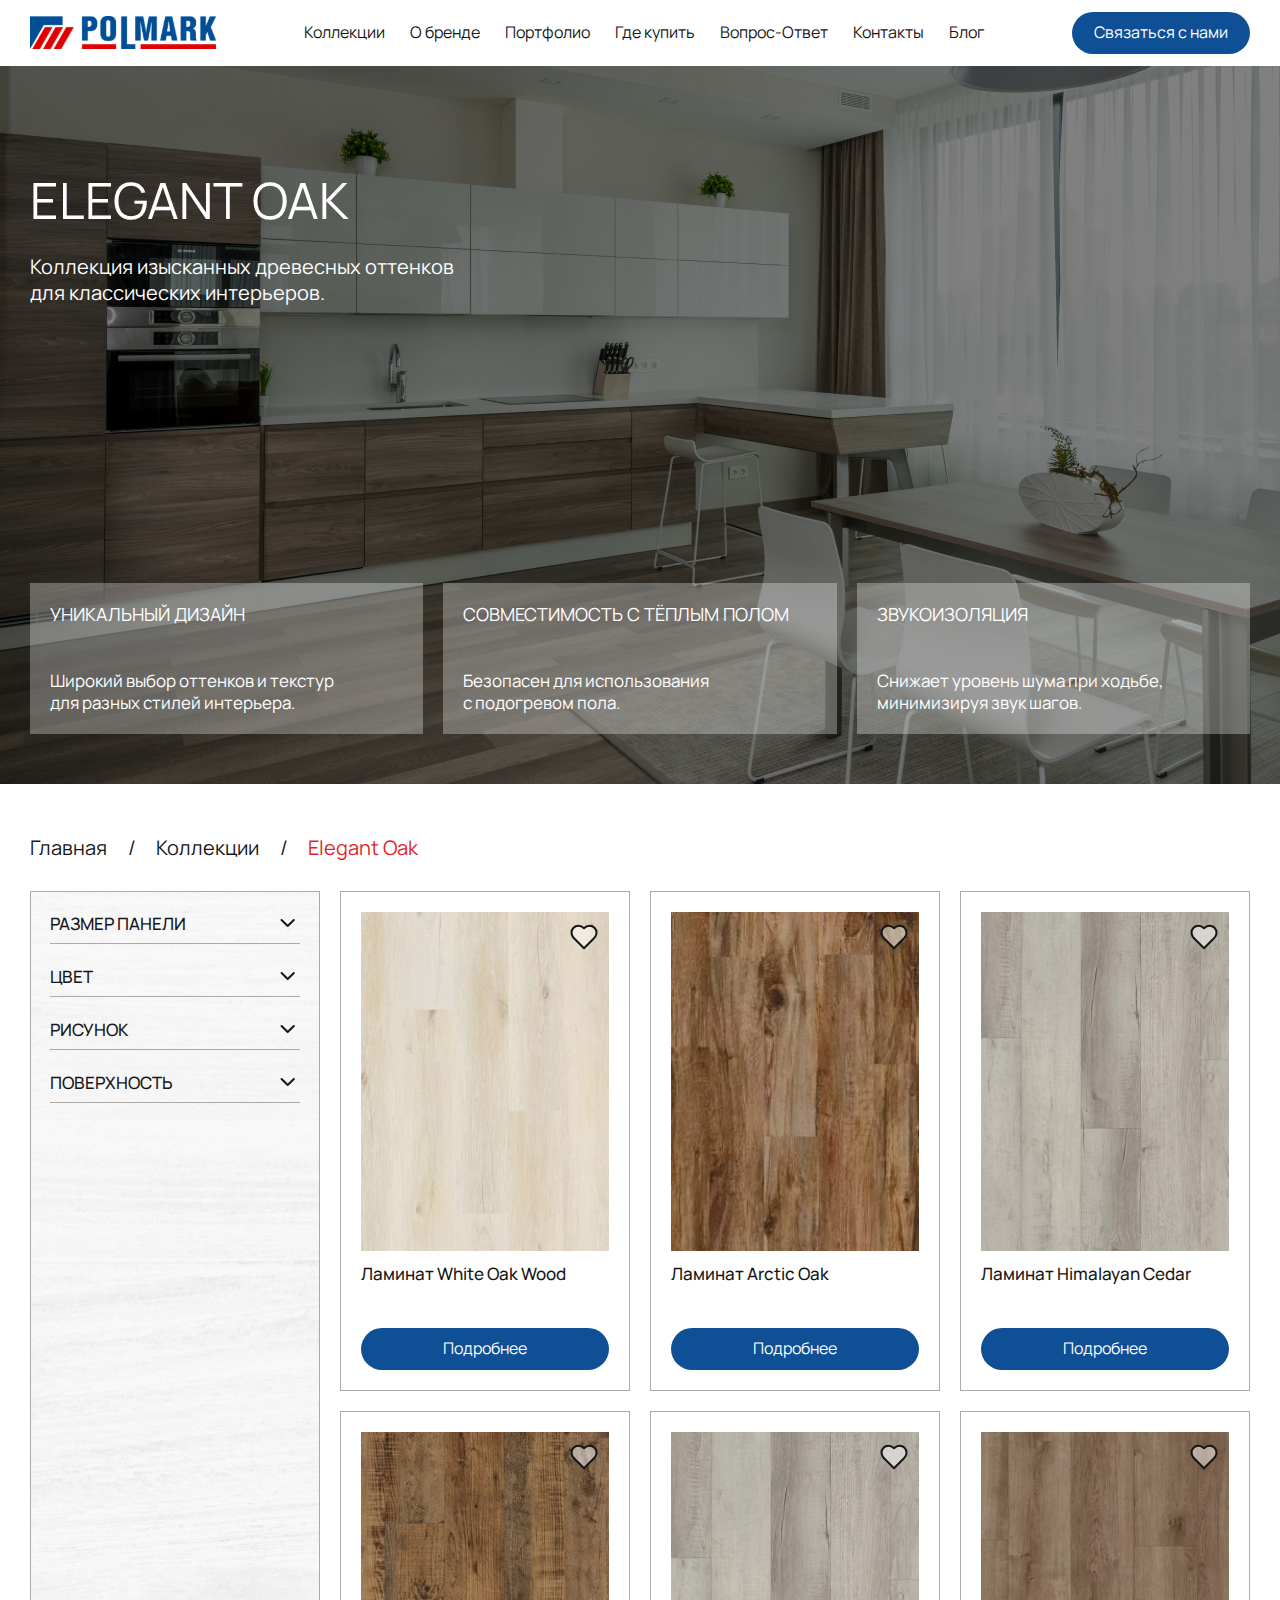
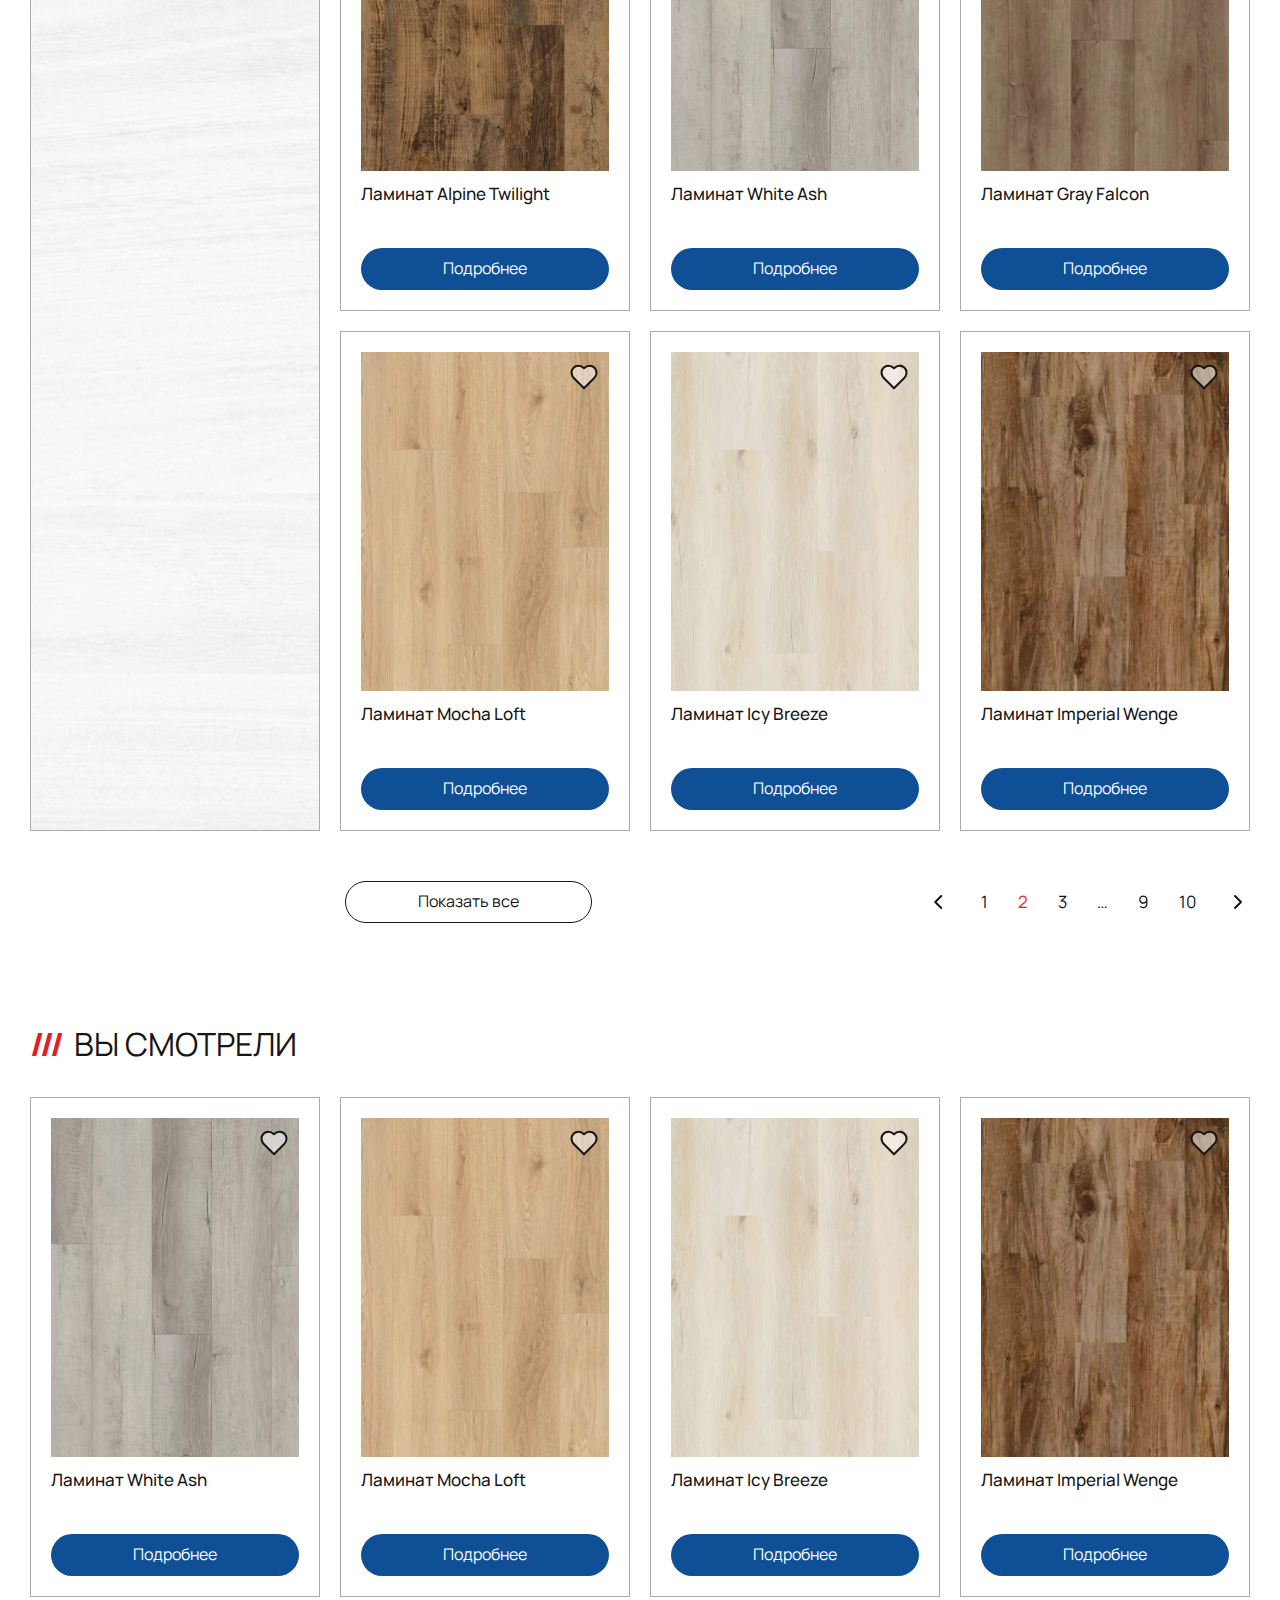
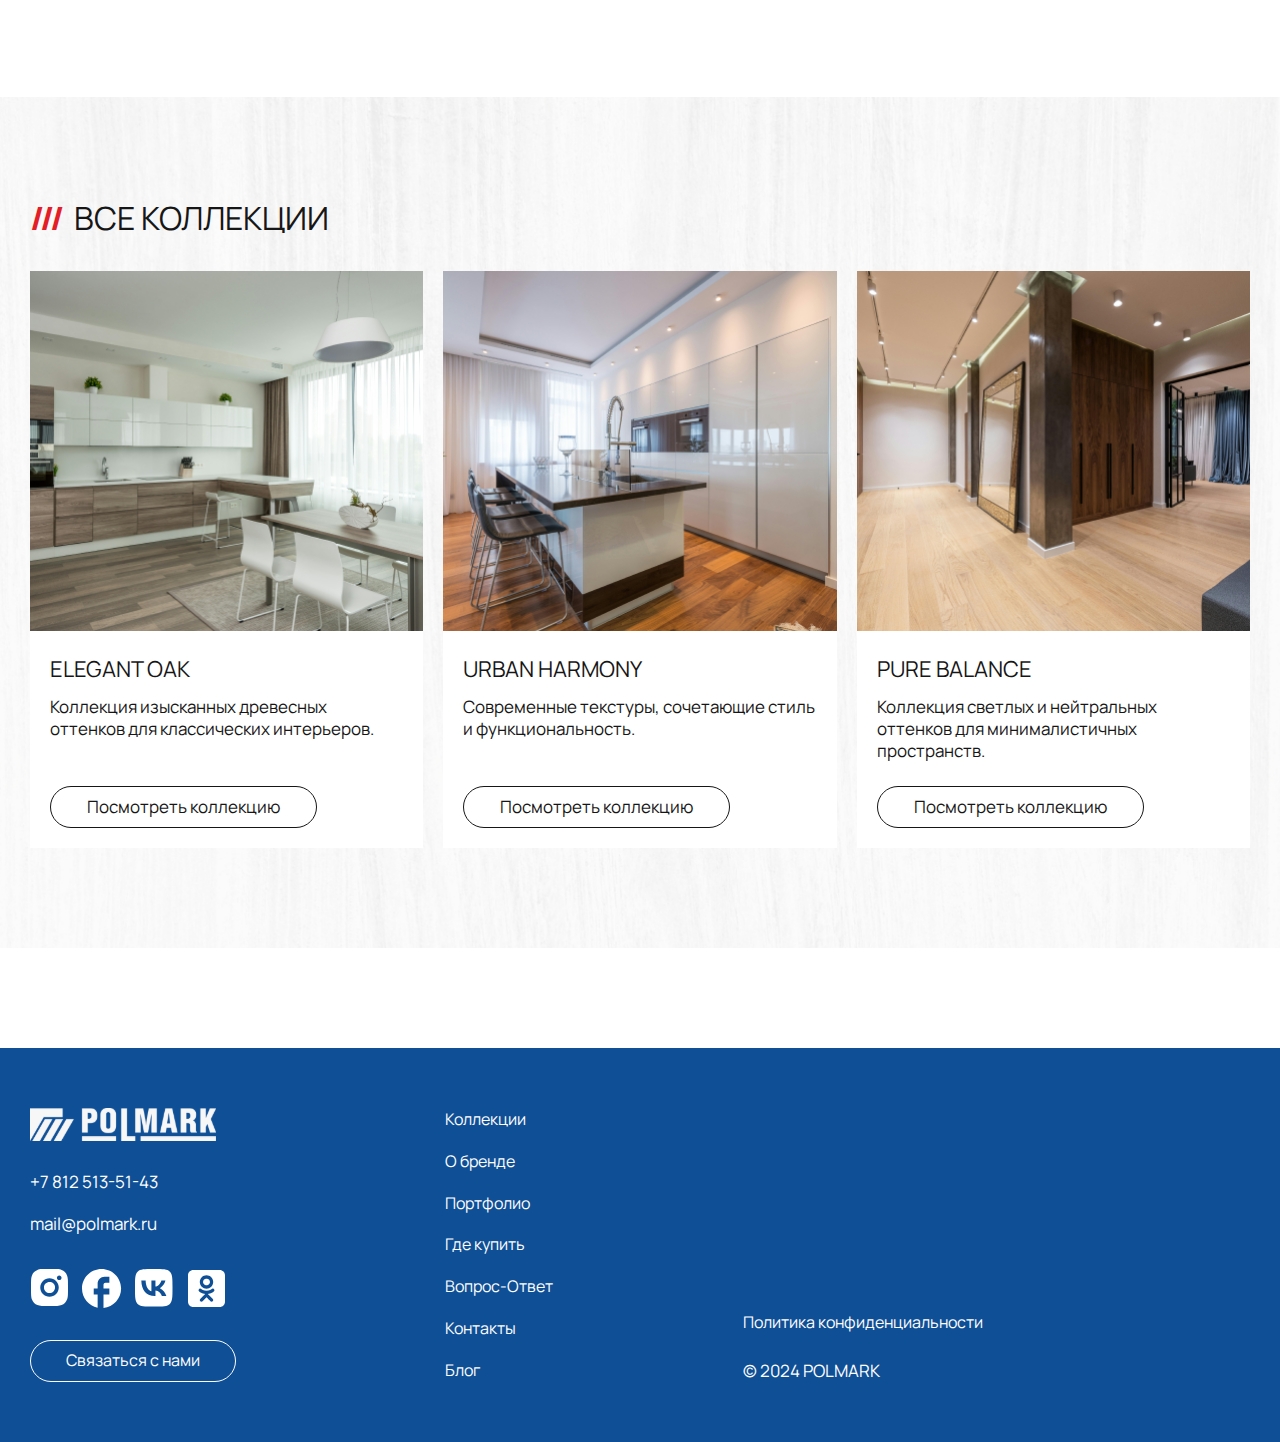
<file: collection.html>
<!DOCTYPE html>
<html lang="ru">
  <head>
    <meta charset="utf-8">
    <meta http-equiv="X-UA-Compatible" content="IE=edge">
    <meta name="viewport" content="width=device-width, initial-scale=1">
    <title></title>

    <!-- CSS -->

    <link href="css/main.css" rel="stylesheet">
    <link href="css/media.css" rel="stylesheet">
    <link href="slick/slick.css" rel="stylesheet">
    <link href="slick/slick-theme.css" rel="stylesheet">
    <link rel="preconnect" href="https://fonts.googleapis.com">
    <link rel="preconnect" href="https://fonts.gstatic.com" crossorigin>
    <link href="https://fonts.googleapis.com/css2?family=Manrope:wght@200..800&display=swap" rel="stylesheet">
  </head>

  
  <body>

    <nav class="mt-mobile nav-open">
      <div class="mt-munu-mb">
        <div class="header_nav header_nav_burger">
              <ul>
                <li>
                  <a href="#">
                    Коллекции
                  </a>
                </li>
                <li>
                  <a href="#">
                    О бренде
                  </a>
                </li>
                <li>
                  <a href="#">
                    Портфолио
                  </a>
                </li>
                <li>
                  <a href="#">
                    Где купить
                  </a>
                </li>
                <li>
                  <a href="#">
                    Вопрос-Ответ
                  </a>
                </li>
                <li>
                  <a href="#">
                    Контакты
                  </a>
                </li>
                <li>
                  <a href="#">
                    Блог
                  </a>
                </li>
              </ul>
        </div>
        <div class="burger_links">
          <ul>
            <li>
              <a href="#">
                +7 812 513-51-43
              </a>
            </li>
            <li>
              <a href="#">
                mail@polmark.ru
              </a>
            </li>
          </ul>
        </div>
        <div class="burger_social">
          <ul>
            <li>
              <a href="#">
                <svg width="42" height="40" viewBox="0 0 42 40" fill="none" xmlns="http://www.w3.org/2000/svg">
                <path d="M22.4024 2C24.4836 2.00555 25.5399 2.01665 26.4519 2.04255L26.8108 2.0555C27.2252 2.0703 27.634 2.0888 28.128 2.111C30.0963 2.20349 31.4394 2.51429 32.6178 2.97123C33.8388 3.44112 34.8674 4.0775 35.8959 5.10422C36.837 6.02871 37.5649 7.14745 38.0289 8.38235C38.4859 9.56077 38.7967 10.9038 38.8892 12.874C38.9114 13.3661 38.9299 13.775 38.9447 14.1912L38.9558 14.5501C38.9835 15.4603 38.9946 16.5166 38.9983 18.5978L39.0002 19.9779V22.4013C39.0047 23.7507 38.9905 25.1 38.9576 26.449L38.9465 26.8079C38.9317 27.2241 38.9132 27.633 38.891 28.1251C38.7985 30.0953 38.484 31.4365 38.0289 32.6168C37.5649 33.8517 36.837 34.9704 35.8959 35.8949C34.9714 36.8359 33.8527 37.5639 32.6178 38.0279C31.4394 38.4848 30.0963 38.7956 28.128 38.8881L26.8108 38.9436L26.4519 38.9547C25.5399 38.9806 24.4836 38.9936 22.4024 38.9973L21.0223 38.9991H18.6007C17.2507 39.0039 15.9007 38.9897 14.5511 38.9566L14.1923 38.9455C13.7531 38.9288 13.314 38.9097 12.8751 38.8881C10.9067 38.7956 9.56367 38.4848 8.3834 38.0279C7.14916 37.5636 6.03107 36.8357 5.10713 35.8949C4.1654 34.9706 3.43682 33.8518 2.97228 32.6168C2.51534 31.4383 2.20455 30.0953 2.11205 28.1251L2.05655 26.8079L2.0473 26.449C2.0132 25.1001 1.99778 23.7507 2.00105 22.4013V18.5978C1.99593 17.2484 2.0095 15.8991 2.04175 14.5501L2.0547 14.1912C2.0695 13.775 2.088 13.3661 2.1102 12.874C2.2027 10.9038 2.51349 9.56262 2.97043 8.38235C3.43605 7.14694 4.16591 6.02816 5.10898 5.10422C6.03239 4.16361 7.14982 3.4357 8.3834 2.97123C9.56367 2.51429 10.9049 2.20349 12.8751 2.111C13.3672 2.0888 13.7779 2.0703 14.1923 2.0555L14.5511 2.0444C15.9001 2.01153 17.2495 1.99735 18.5988 2.00185L22.4024 2ZM20.5006 11.2498C18.0474 11.2498 15.6947 12.2243 13.96 13.959C12.2254 15.6936 11.2508 18.0464 11.2508 20.4996C11.2508 22.9527 12.2254 25.3055 13.96 27.0401C15.6947 28.7748 18.0474 29.7493 20.5006 29.7493C22.9538 29.7493 25.3065 28.7748 27.0412 27.0401C28.7759 25.3055 29.7504 22.9527 29.7504 20.4996C29.7504 18.0464 28.7759 15.6936 27.0412 13.959C25.3065 12.2243 22.9538 11.2498 20.5006 11.2498ZM20.5006 14.9497C21.2294 14.9496 21.9511 15.093 22.6245 15.3718C23.2979 15.6506 23.9098 16.0593 24.4252 16.5746C24.9407 17.0898 25.3496 17.7016 25.6286 18.3749C25.9076 19.0482 26.0513 19.7698 26.0514 20.4986C26.0515 21.2274 25.9081 21.9492 25.6293 22.6225C25.3505 23.2959 24.9418 23.9078 24.4265 24.4232C23.9113 24.9387 23.2995 25.3476 22.6262 25.6266C21.9529 25.9056 21.2313 26.0493 20.5025 26.0494C19.0305 26.0494 17.6189 25.4647 16.5781 24.4239C15.5373 23.3831 14.9526 21.9715 14.9526 20.4996C14.9526 19.0276 15.5373 17.616 16.5781 16.5752C17.6189 15.5344 19.0305 14.9497 20.5025 14.9497M30.2147 8.47484C29.6014 8.47484 29.0132 8.71847 28.5796 9.15214C28.1459 9.58581 27.9023 10.174 27.9023 10.7873C27.9023 11.4006 28.1459 11.9888 28.5796 12.4224C29.0132 12.8561 29.6014 13.0997 30.2147 13.0997C30.828 13.0997 31.4162 12.8561 31.8499 12.4224C32.2835 11.9888 32.5272 11.4006 32.5272 10.7873C32.5272 10.174 32.2835 9.58581 31.8499 9.15214C31.4162 8.71847 30.828 8.47484 30.2147 8.47484Z" fill="#0F4F96"/>
                </svg>
              </a>
            </li>
            <li>
              <a href="#">
                <svg width="42" height="40" viewBox="0 0 42 40" fill="none" xmlns="http://www.w3.org/2000/svg">
                <path d="M40.0977 20.5489C40.0977 9.75789 31.3398 1 20.5489 1C9.75789 1 1 9.75789 1 20.5489C1 30.0105 7.72481 37.8887 16.6391 39.7068V26.4135H12.7293V20.5489H16.6391V15.6617C16.6391 11.8887 19.7083 8.81955 23.4812 8.81955H28.3684V14.6842H24.4586C23.3835 14.6842 22.5038 15.5639 22.5038 16.6391V20.5489H28.3684V26.4135H22.5038V40C32.3759 39.0226 40.0977 30.6947 40.0977 20.5489Z" fill="#0F4F96"/>
                </svg>
              </a>
            </li>
            <li>
              <a href="#">
                <svg width="42" height="40" viewBox="0 0 42 40" fill="none" xmlns="http://www.w3.org/2000/svg">
                <path d="M4.625 3.625C2 6.275 2 10.5125 2 19V20.5C2 28.975 2 33.2125 4.625 35.875C7.275 38.5 11.5125 38.5 20 38.5H21.5C29.975 38.5 34.2125 38.5 36.875 35.875C39.5 33.225 39.5 28.9875 39.5 20.5V19C39.5 10.525 39.5 6.2875 36.875 3.625C34.225 1 29.9875 1 21.5 1H20C11.525 1 7.2875 1 4.625 3.625ZM8.325 12.4125H12.625C12.7625 19.5625 15.9125 22.5875 18.4125 23.2125V12.4125H22.45V18.575C24.9125 18.3125 27.5125 15.5 28.3875 12.4H32.4125C32.0841 14.0046 31.4284 15.5243 30.4864 16.8642C29.5444 18.2041 28.3363 19.3354 26.9375 20.1875C28.4988 20.9643 29.8777 22.0634 30.983 23.4122C32.0884 24.7611 32.8951 26.329 33.35 28.0125H28.9125C27.9625 25.05 25.5875 22.75 22.45 22.4375V28.0125H21.95C13.4 28.0125 8.525 22.1625 8.325 12.4125Z" fill="#0F4F96"/>
                </svg>
              </a>
            </li>
            <li>
              <a href="#">
                <svg width="42" height="40" viewBox="0 0 42 40" fill="none" xmlns="http://www.w3.org/2000/svg">
                <path d="M21.5 10.6801C21.0539 10.6578 20.608 10.7263 20.1892 10.8816C19.7704 11.037 19.3876 11.2758 19.064 11.5836C18.7404 11.8914 18.4827 12.2618 18.3066 12.6722C18.1306 13.0827 18.0398 13.5247 18.0398 13.9713C18.0398 14.4179 18.1306 14.8599 18.3066 15.2704C18.4827 15.6809 18.7404 16.0512 19.064 16.3591C19.3876 16.6669 19.7704 16.9057 20.1892 17.061C20.608 17.2163 21.0539 17.2849 21.5 17.2625C21.9461 17.2849 22.392 17.2163 22.8108 17.061C23.2296 16.9057 23.6124 16.6669 23.936 16.3591C24.2596 16.0512 24.5173 15.6809 24.6934 15.2704C24.8694 14.8599 24.9602 14.4179 24.9602 13.9713C24.9602 13.5247 24.8694 13.0827 24.6934 12.6722C24.5173 12.2618 24.2596 11.8914 23.936 11.5836C23.6124 11.2758 23.2296 11.037 22.8108 10.8816C22.392 10.7263 21.9461 10.6578 21.5 10.6801ZM34.7143 2H8.28571C5.37031 2 3 4.37031 3 7.28571V33.7143C3 36.6297 5.37031 39 8.28571 39H34.7143C37.6297 39 40 36.6297 40 33.7143V7.28571C40 4.37031 37.6297 2 34.7143 2ZM21.5 7.27746C23.2753 7.27746 24.9779 7.9827 26.2333 9.23804C27.4886 10.4934 28.1939 12.196 28.1939 13.9713C28.1939 15.7466 27.4886 17.4492 26.2333 18.7046C24.9779 19.9599 23.2753 20.6652 21.5 20.6652C19.7247 20.6652 18.0221 19.9599 16.7667 18.7046C15.5114 17.4492 14.8061 15.7466 14.8061 13.9713C14.8061 12.196 15.5114 10.4934 16.7667 9.23804C18.0221 7.9827 19.7247 7.27746 21.5 7.27746ZM26.3975 21.1772C27.785 20.0871 28.8339 20.723 29.2138 21.4746C29.858 22.796 29.123 23.4319 27.4382 24.5304C26.0259 25.4306 24.0768 25.7857 22.7967 25.9179L23.8703 26.9833L27.8098 30.9228C29.2469 32.4011 26.9013 34.7054 25.4478 33.2848C24.4567 32.2772 23.0114 30.8319 21.5083 29.3288L17.5687 33.2848C16.1069 34.7054 13.7696 32.3763 15.2232 30.9228L16.2556 29.8904C17.1145 29.0315 18.1221 28.0156 19.1627 26.9833L20.2281 25.9179C18.9563 25.7857 16.9824 25.4471 15.5536 24.5304C13.877 23.4319 13.1337 22.8042 13.7862 21.4746C14.1661 20.723 15.215 20.0871 16.6025 21.1772C16.6025 21.1772 18.4772 22.6638 21.5 22.6638C24.5228 22.6638 26.3975 21.1772 26.3975 21.1772Z" fill="#0F4F96"/>
                </svg>
              </a>
            </li>
          </ul>
        </div>
        <div class="header_button header_button_burger">
              <button>
                Связаться с нами
              </button>
        </div>
      </div>
    </nav>
    
    <div class="relative">
      <div class="burger">
        <i>
          <svg width="38" height="26" viewBox="0 0 38 26" fill="none" xmlns="http://www.w3.org/2000/svg">
          <path d="M0.25 25.5V21.3333H37.75V25.5H0.25ZM0.25 15.0833V10.9167H37.75V15.0833H0.25ZM0.25 4.66667V0.5H37.75V4.66667H0.25Z" fill="#0F4F96"/>
          </svg>
        </i>
        <i>
          <svg width="38" height="38" viewBox="0 0 38 38" fill="none" xmlns="http://www.w3.org/2000/svg">
          <path d="M28.5 9.5L9.5 28.5" stroke="#0F4F96" stroke-width="3" stroke-linecap="square" stroke-linejoin="round"/>
          <path d="M9.5 9.5L28.5 28.5" stroke="#0F4F96" stroke-width="3" stroke-linecap="square" stroke-linejoin="round"/>
          </svg>
        </i> 
      </div>
      <header class="header">
        <div class="container">
          <div class="header_wrap">
            <div class="header_logo">
              <a href="#">
                <img src="images/header_logo.svg" alt="">
              </a>
            </div>
            <div class="header_nav">
              <ul>
                <li>
                  <a href="#">
                    Коллекции
                  </a>
                </li>
                <li>
                  <a href="#">
                    О бренде
                  </a>
                </li>
                <li>
                  <a href="#">
                    Портфолио
                  </a>
                </li>
                <li>
                  <a href="#">
                    Где купить
                  </a>
                </li>
                <li>
                  <a href="#">
                    Вопрос-Ответ
                  </a>
                </li>
                <li>
                  <a href="#">
                    Контакты
                  </a>
                </li>
                <li>
                  <a href="#">
                    Блог
                  </a>
                </li>
              </ul>
            </div>
            <div class="header_button">
              <button>
                Связаться с нами
              </button>
            </div>
          </div>
        </div>
      </header>
    </div>

    <section class="one one_catalog one_collection">
      <div class="container">
        <div class="one_flex">
          <div class="one_top">
            <h1>
              Elegant Oak
            </h1>
            <div class="one_bottom">
              <p>
                Коллекция изысканных древесных оттенков для классических интерьеров.
              </p>
            </div>
          </div>
          <div class="one_catalog_inner">
            <div class="one_catalog_block">
              <div class="one_catalog_border">
                <h3>
                  Уникальный дизайн
                </h3>
                <p>
                  Широкий выбор оттенков и текстур для разных стилей интерьера.
                </p>
              </div>
            </div>
            <div class="one_catalog_block">
              <div class="one_catalog_border">
                <h3>
                  Совместимость с тёплым полом
                </h3>
                <p>
                  Безопасен для использования с подогревом пола.
                </p>
              </div>
            </div>
            <div class="one_catalog_block">
              <div class="one_catalog_border">
                <h3>
                  Звукоизоляция
                </h3>
                <p>
                  Снижает уровень шума при ходьбе, минимизируя звук шагов.
                </p>
              </div>
            </div>
          </div>
        </div>
      </div>
    </section>

    
    <section class="seeds">
      <div class="container">
        <ul>
          <li>
            <a href="#">
              Главная
            </a>
          </li>
          <li>
            <a href="#">
              Коллекции
            </a>
          </li>
          <li>
            <p>
              Elegant Oak
            </p>
          </li>
        </ul>
      </div>
    </section>

    <div class="sliding-panel-fade-screen"></div>
    
    <section class="collection">
      <div class="container">
        <div class="collection_wrap">
          <div class="collection_block">
            <div class="collection_mobile">
              <button class="burger-box">
                Фильтры
                <img src="images/collection_mobile.svg" alt="">
              </button>
              <nav class="sliding-panel-content">
                <ul id="accordion_collection2" class="accordion_collection">
                  <li>
                    <div class="link_collection">
                      <p>
                        Размер панели
                      </p>
                      <svg width="25" height="24" viewBox="0 0 25 24" fill="none" xmlns="http://www.w3.org/2000/svg">
                      <path d="M6.5532 9L12.7021 15L18.8511 9" stroke="#161616" stroke-width="2" stroke-linecap="round" stroke-linejoin="round"/>
                      </svg>
                    </div>
                    <div class="collection_content">
                      <div class="collection_chekbox">
                        <label class="checkbox-main_collection">
                          <input type="radio" name="1">
                          <span class="checkbox_collection"></span>
                          <p>
                            610 × 305 × 4 мм
                          </p>
                        </label>
                      </div>
                      <div class="collection_chekbox">
                        <label class="checkbox-main_collection">
                          <input type="radio" name="1">
                          <span class="checkbox_collection"></span>
                          <p>
                            610 × 122 × 4,5 мм
                          </p>
                        </label>
                      </div>
                      <div class="collection_chekbox">
                        <label class="checkbox-main_collection">
                          <input type="radio" name="1">
                          <span class="checkbox_collection"></span>
                          <p>
                            1220 × 183 × 4 мм
                          </p>
                        </label>
                      </div>
                    </div>
                  </li>
                  <li>
                    <div class="link_collection">
                      <p>
                        Цвет
                      </p>
                      <svg width="25" height="24" viewBox="0 0 25 24" fill="none" xmlns="http://www.w3.org/2000/svg">
                      <path d="M6.5532 9L12.7021 15L18.8511 9" stroke="#161616" stroke-width="2" stroke-linecap="round" stroke-linejoin="round"/>
                      </svg>
                    </div>
                    <div class="collection_content">
                      <div class="collection_chekbox">
                        <label class="checkbox-main_collection">
                          <input type="radio" name="2">
                          <span class="checkbox_collection"></span>
                          <p>
                            Серый
                          </p>
                        </label>
                      </div>
                      <div class="collection_chekbox">
                        <label class="checkbox-main_collection">
                          <input type="radio" name="2">
                          <span class="checkbox_collection"></span>
                          <p>
                            Коричневый
                          </p>
                        </label>
                      </div>
                    </div>
                  </li>
                  <li>
                    <div class="link_collection">
                      <p>
                        Рисунок
                      </p>
                      <svg width="25" height="24" viewBox="0 0 25 24" fill="none" xmlns="http://www.w3.org/2000/svg">
                      <path d="M6.5532 9L12.7021 15L18.8511 9" stroke="#161616" stroke-width="2" stroke-linecap="round" stroke-linejoin="round"/>
                      </svg>
                    </div>
                    <div class="collection_content">
                      <div class="collection_chekbox">
                        <label class="checkbox-main_collection">
                          <input type="radio" name="3">
                          <span class="checkbox_collection"></span>
                          <p>
                            Бетон
                          </p>
                        </label>
                      </div>
                      <div class="collection_chekbox">
                        <label class="checkbox-main_collection">
                          <input type="radio" name="3">
                          <span class="checkbox_collection"></span>
                          <p>
                            Камень
                          </p>
                        </label>
                      </div>
                      <div class="collection_chekbox">
                        <label class="checkbox-main_collection">
                          <input type="radio" name="3">
                          <span class="checkbox_collection"></span>
                          <p>
                            Мрамор
                          </p>
                        </label>
                      </div>
                      <div class="collection_chekbox">
                        <label class="checkbox-main_collection">
                          <input type="radio" name="3">
                          <span class="checkbox_collection"></span>
                          <p>
                            Дерево
                          </p>
                        </label>
                      </div>
                    </div>
                  </li>
                  <li>
                    <div class="link_collection">
                      <p>
                        Поверхность
                      </p>
                      <svg width="25" height="24" viewBox="0 0 25 24" fill="none" xmlns="http://www.w3.org/2000/svg">
                      <path d="M6.5532 9L12.7021 15L18.8511 9" stroke="#161616" stroke-width="2" stroke-linecap="round" stroke-linejoin="round"/>
                      </svg>
                    </div>
                    <div class="collection_content">
                      <div class="collection_chekbox">
                        <label class="checkbox-main_collection">
                          <input type="radio" name="4">
                          <span class="checkbox_collection"></span>
                          <p>
                            Глянцевая
                          </p>
                        </label>
                      </div>
                      <div class="collection_chekbox">
                        <label class="checkbox-main_collection">
                          <input type="radio" name="4">
                          <span class="checkbox_collection"></span>
                          <p>
                            Матовая
                          </p>
                        </label>
                      </div>
                    </div>
                  </li>
                </ul>
              </nav>
            </div>
            <div class="collection_border">
              <div class="collection_accordion">
                <ul id="accordion_collection" class="accordion_collection">
                  <li>
                    <div class="link_collection">
                      <p>
                        Размер панели
                      </p>
                      <svg width="25" height="24" viewBox="0 0 25 24" fill="none" xmlns="http://www.w3.org/2000/svg">
                      <path d="M6.5532 9L12.7021 15L18.8511 9" stroke="#161616" stroke-width="2" stroke-linecap="round" stroke-linejoin="round"/>
                      </svg>
                    </div>
                    <div class="collection_content">
                      <div class="collection_chekbox">
                        <label class="checkbox-main_collection">
                          <input type="radio" name="1">
                          <span class="checkbox_collection"></span>
                          <p>
                            610 × 305 × 4 мм
                          </p>
                        </label>
                      </div>
                      <div class="collection_chekbox">
                        <label class="checkbox-main_collection">
                          <input type="radio" name="1">
                          <span class="checkbox_collection"></span>
                          <p>
                            610 × 122 × 4,5 мм
                          </p>
                        </label>
                      </div>
                      <div class="collection_chekbox">
                        <label class="checkbox-main_collection">
                          <input type="radio" name="1">
                          <span class="checkbox_collection"></span>
                          <p>
                            1220 × 183 × 4 мм
                          </p>
                        </label>
                      </div>
                    </div>
                  </li>
                  <li>
                    <div class="link_collection">
                      <p>
                        Цвет
                      </p>
                      <svg width="25" height="24" viewBox="0 0 25 24" fill="none" xmlns="http://www.w3.org/2000/svg">
                      <path d="M6.5532 9L12.7021 15L18.8511 9" stroke="#161616" stroke-width="2" stroke-linecap="round" stroke-linejoin="round"/>
                      </svg>
                    </div>
                    <div class="collection_content">
                      <div class="collection_chekbox">
                        <label class="checkbox-main_collection">
                          <input type="radio" name="2">
                          <span class="checkbox_collection"></span>
                          <p>
                            Серый
                          </p>
                        </label>
                      </div>
                      <div class="collection_chekbox">
                        <label class="checkbox-main_collection">
                          <input type="radio" name="2">
                          <span class="checkbox_collection"></span>
                          <p>
                            Коричневый
                          </p>
                        </label>
                      </div>
                    </div>
                  </li>
                  <li>
                    <div class="link_collection">
                      <p>
                        Рисунок
                      </p>
                      <svg width="25" height="24" viewBox="0 0 25 24" fill="none" xmlns="http://www.w3.org/2000/svg">
                      <path d="M6.5532 9L12.7021 15L18.8511 9" stroke="#161616" stroke-width="2" stroke-linecap="round" stroke-linejoin="round"/>
                      </svg>
                    </div>
                    <div class="collection_content">
                      <div class="collection_chekbox">
                        <label class="checkbox-main_collection">
                          <input type="radio" name="3">
                          <span class="checkbox_collection"></span>
                          <p>
                            Бетон
                          </p>
                        </label>
                      </div>
                      <div class="collection_chekbox">
                        <label class="checkbox-main_collection">
                          <input type="radio" name="3">
                          <span class="checkbox_collection"></span>
                          <p>
                            Камень
                          </p>
                        </label>
                      </div>
                      <div class="collection_chekbox">
                        <label class="checkbox-main_collection">
                          <input type="radio" name="3">
                          <span class="checkbox_collection"></span>
                          <p>
                            Мрамор
                          </p>
                        </label>
                      </div>
                      <div class="collection_chekbox">
                        <label class="checkbox-main_collection">
                          <input type="radio" name="3">
                          <span class="checkbox_collection"></span>
                          <p>
                            Дерево
                          </p>
                        </label>
                      </div>
                    </div>
                  </li>
                  <li>
                    <div class="link_collection">
                      <p>
                        Поверхность
                      </p>
                      <svg width="25" height="24" viewBox="0 0 25 24" fill="none" xmlns="http://www.w3.org/2000/svg">
                      <path d="M6.5532 9L12.7021 15L18.8511 9" stroke="#161616" stroke-width="2" stroke-linecap="round" stroke-linejoin="round"/>
                      </svg>
                    </div>
                    <div class="collection_content">
                      <div class="collection_chekbox">
                        <label class="checkbox-main_collection">
                          <input type="radio" name="4">
                          <span class="checkbox_collection"></span>
                          <p>
                            Глянцевая
                          </p>
                        </label>
                      </div>
                      <div class="collection_chekbox">
                        <label class="checkbox-main_collection">
                          <input type="radio" name="4">
                          <span class="checkbox_collection"></span>
                          <p>
                            Матовая
                          </p>
                        </label>
                      </div>
                    </div>
                  </li>
                </ul>
              </div>
            </div>
          </div>
          <div class="collection_block">
            <div class="collection_inner">
              <div class="collection_inner_block">
                <div class="collection_restagle">
                  <div class="collection_top">
                    <div class="collection_img">
                      <img src="images/collection_img.png" alt="">
                      <div class="collection_heart">
                        <label class="checkbox-main2">
                          <input type="checkbox" name="1">
                          <span class="checkbox2">
                            <svg width="30" height="30" viewBox="0 0 30 30" fill="none" xmlns="http://www.w3.org/2000/svg">
                            <path d="M23.75 17.5C25.6125 15.675 27.5 13.4875 27.5 10.625C27.5 8.80164 26.7757 7.05295 25.4864 5.76364C24.197 4.47433 22.4484 3.75 20.625 3.75C18.425 3.75 16.875 4.375 15 6.25C13.125 4.375 11.575 3.75 9.375 3.75C7.55164 3.75 5.80295 4.47433 4.51364 5.76364C3.22433 7.05295 2.5 8.80164 2.5 10.625C2.5 13.5 4.375 15.6875 6.25 17.5L15 26.25L23.75 17.5Z" fill="white" fill-opacity="0.5" stroke="#161616" stroke-width="2" stroke-linecap="round" stroke-linejoin="round"/>
                            </svg>
                          </span>
                        </label>
                      </div>
                    </div>
                    <h3>
                      Ламинат White Oak Wood
                    </h3>
                  </div>
                  <div class="collection_link">
                    <a href="#">
                      Подробнее
                    </a>
                  </div>
                </div>
              </div>
              <div class="collection_inner_block">
                <div class="collection_restagle">
                  <div class="collection_top">
                    <div class="collection_img">
                      <img src="images/collection_img2.png" alt="">
                      <div class="collection_heart">
                        <label class="checkbox-main2">
                          <input type="checkbox" name="1">
                          <span class="checkbox2">
                            <svg width="30" height="30" viewBox="0 0 30 30" fill="none" xmlns="http://www.w3.org/2000/svg">
                            <path d="M23.75 17.5C25.6125 15.675 27.5 13.4875 27.5 10.625C27.5 8.80164 26.7757 7.05295 25.4864 5.76364C24.197 4.47433 22.4484 3.75 20.625 3.75C18.425 3.75 16.875 4.375 15 6.25C13.125 4.375 11.575 3.75 9.375 3.75C7.55164 3.75 5.80295 4.47433 4.51364 5.76364C3.22433 7.05295 2.5 8.80164 2.5 10.625C2.5 13.5 4.375 15.6875 6.25 17.5L15 26.25L23.75 17.5Z" fill="white" fill-opacity="0.5" stroke="#161616" stroke-width="2" stroke-linecap="round" stroke-linejoin="round"/>
                            </svg>
                          </span>
                        </label>
                      </div>
                    </div>
                    <h3>
                      Ламинат Arctic Oak
                    </h3>
                  </div>
                  <div class="collection_link">
                    <a href="#">
                      Подробнее
                    </a>
                  </div>
                </div>
              </div>
              <div class="collection_inner_block">
                <div class="collection_restagle">
                  <div class="collection_top">
                    <div class="collection_img">
                      <img src="images/collection_img3.png" alt="">
                      <div class="collection_heart">
                        <label class="checkbox-main2">
                          <input type="checkbox" name="1">
                          <span class="checkbox2">
                            <svg width="30" height="30" viewBox="0 0 30 30" fill="none" xmlns="http://www.w3.org/2000/svg">
                            <path d="M23.75 17.5C25.6125 15.675 27.5 13.4875 27.5 10.625C27.5 8.80164 26.7757 7.05295 25.4864 5.76364C24.197 4.47433 22.4484 3.75 20.625 3.75C18.425 3.75 16.875 4.375 15 6.25C13.125 4.375 11.575 3.75 9.375 3.75C7.55164 3.75 5.80295 4.47433 4.51364 5.76364C3.22433 7.05295 2.5 8.80164 2.5 10.625C2.5 13.5 4.375 15.6875 6.25 17.5L15 26.25L23.75 17.5Z" fill="white" fill-opacity="0.5" stroke="#161616" stroke-width="2" stroke-linecap="round" stroke-linejoin="round"/>
                            </svg>
                          </span>
                        </label>
                      </div>
                    </div>
                    <h3>
                      Ламинат Himalayan Cedar
                    </h3>
                  </div>
                  <div class="collection_link">
                    <a href="#">
                      Подробнее
                    </a>
                  </div>
                </div>
              </div>
              <div class="collection_inner_block">
                <div class="collection_restagle">
                  <div class="collection_top">
                    <div class="collection_img">
                      <img src="images/collection_img4.png" alt="">
                      <div class="collection_heart">
                        <label class="checkbox-main2">
                          <input type="checkbox" name="1">
                          <span class="checkbox2">
                            <svg width="30" height="30" viewBox="0 0 30 30" fill="none" xmlns="http://www.w3.org/2000/svg">
                            <path d="M23.75 17.5C25.6125 15.675 27.5 13.4875 27.5 10.625C27.5 8.80164 26.7757 7.05295 25.4864 5.76364C24.197 4.47433 22.4484 3.75 20.625 3.75C18.425 3.75 16.875 4.375 15 6.25C13.125 4.375 11.575 3.75 9.375 3.75C7.55164 3.75 5.80295 4.47433 4.51364 5.76364C3.22433 7.05295 2.5 8.80164 2.5 10.625C2.5 13.5 4.375 15.6875 6.25 17.5L15 26.25L23.75 17.5Z" fill="white" fill-opacity="0.5" stroke="#161616" stroke-width="2" stroke-linecap="round" stroke-linejoin="round"/>
                            </svg>
                          </span>
                        </label>
                      </div>
                    </div>
                    <h3>
                      Ламинат Alpine Twilight
                    </h3>
                  </div>
                  <div class="collection_link">
                    <a href="#">
                      Подробнее
                    </a>
                  </div>
                </div>
              </div>
              <div class="collection_inner_block">
                <div class="collection_restagle">
                  <div class="collection_top">
                    <div class="collection_img">
                      <img src="images/collection_img5.png" alt="">
                      <div class="collection_heart">
                        <label class="checkbox-main2">
                          <input type="checkbox" name="1">
                          <span class="checkbox2">
                            <svg width="30" height="30" viewBox="0 0 30 30" fill="none" xmlns="http://www.w3.org/2000/svg">
                            <path d="M23.75 17.5C25.6125 15.675 27.5 13.4875 27.5 10.625C27.5 8.80164 26.7757 7.05295 25.4864 5.76364C24.197 4.47433 22.4484 3.75 20.625 3.75C18.425 3.75 16.875 4.375 15 6.25C13.125 4.375 11.575 3.75 9.375 3.75C7.55164 3.75 5.80295 4.47433 4.51364 5.76364C3.22433 7.05295 2.5 8.80164 2.5 10.625C2.5 13.5 4.375 15.6875 6.25 17.5L15 26.25L23.75 17.5Z" fill="white" fill-opacity="0.5" stroke="#161616" stroke-width="2" stroke-linecap="round" stroke-linejoin="round"/>
                            </svg>
                          </span>
                        </label>
                      </div>
                    </div>
                    <h3>
                      Ламинат White Ash
                    </h3>
                  </div>
                  <div class="collection_link">
                    <a href="#">
                      Подробнее
                    </a>
                  </div>
                </div>
              </div>
              <div class="collection_inner_block">
                <div class="collection_restagle">
                  <div class="collection_top">
                    <div class="collection_img">
                      <img src="images/collection_img6.png" alt="">
                      <div class="collection_heart">
                        <label class="checkbox-main2">
                          <input type="checkbox" name="1">
                          <span class="checkbox2">
                            <svg width="30" height="30" viewBox="0 0 30 30" fill="none" xmlns="http://www.w3.org/2000/svg">
                            <path d="M23.75 17.5C25.6125 15.675 27.5 13.4875 27.5 10.625C27.5 8.80164 26.7757 7.05295 25.4864 5.76364C24.197 4.47433 22.4484 3.75 20.625 3.75C18.425 3.75 16.875 4.375 15 6.25C13.125 4.375 11.575 3.75 9.375 3.75C7.55164 3.75 5.80295 4.47433 4.51364 5.76364C3.22433 7.05295 2.5 8.80164 2.5 10.625C2.5 13.5 4.375 15.6875 6.25 17.5L15 26.25L23.75 17.5Z" fill="white" fill-opacity="0.5" stroke="#161616" stroke-width="2" stroke-linecap="round" stroke-linejoin="round"/>
                            </svg>
                          </span>
                        </label>
                      </div>
                    </div>
                    <h3>
                      Ламинат Gray Falcon
                    </h3>
                  </div>
                  <div class="collection_link">
                    <a href="#">
                      Подробнее
                    </a>
                  </div>
                </div>
              </div>
              <div class="collection_inner_block collection_inner_block_mb">
                <div class="collection_restagle">
                  <div class="collection_top">
                    <div class="collection_img">
                      <img src="images/collection_img7.png" alt="">
                      <div class="collection_heart">
                        <label class="checkbox-main2">
                          <input type="checkbox" name="1">
                          <span class="checkbox2">
                            <svg width="30" height="30" viewBox="0 0 30 30" fill="none" xmlns="http://www.w3.org/2000/svg">
                            <path d="M23.75 17.5C25.6125 15.675 27.5 13.4875 27.5 10.625C27.5 8.80164 26.7757 7.05295 25.4864 5.76364C24.197 4.47433 22.4484 3.75 20.625 3.75C18.425 3.75 16.875 4.375 15 6.25C13.125 4.375 11.575 3.75 9.375 3.75C7.55164 3.75 5.80295 4.47433 4.51364 5.76364C3.22433 7.05295 2.5 8.80164 2.5 10.625C2.5 13.5 4.375 15.6875 6.25 17.5L15 26.25L23.75 17.5Z" fill="white" fill-opacity="0.5" stroke="#161616" stroke-width="2" stroke-linecap="round" stroke-linejoin="round"/>
                            </svg>
                          </span>
                        </label>
                      </div>
                    </div>
                    <h3>
                      Ламинат Mocha Loft
                    </h3>
                  </div>
                  <div class="collection_link">
                    <a href="#">
                      Подробнее
                    </a>
                  </div>
                </div>
              </div>
              <div class="collection_inner_block collection_inner_block_mb">
                <div class="collection_restagle">
                  <div class="collection_top">
                    <div class="collection_img">
                      <img src="images/collection_img8.png" alt="">
                      <div class="collection_heart">
                        <label class="checkbox-main2">
                          <input type="checkbox" name="1">
                          <span class="checkbox2">
                            <svg width="30" height="30" viewBox="0 0 30 30" fill="none" xmlns="http://www.w3.org/2000/svg">
                            <path d="M23.75 17.5C25.6125 15.675 27.5 13.4875 27.5 10.625C27.5 8.80164 26.7757 7.05295 25.4864 5.76364C24.197 4.47433 22.4484 3.75 20.625 3.75C18.425 3.75 16.875 4.375 15 6.25C13.125 4.375 11.575 3.75 9.375 3.75C7.55164 3.75 5.80295 4.47433 4.51364 5.76364C3.22433 7.05295 2.5 8.80164 2.5 10.625C2.5 13.5 4.375 15.6875 6.25 17.5L15 26.25L23.75 17.5Z" fill="white" fill-opacity="0.5" stroke="#161616" stroke-width="2" stroke-linecap="round" stroke-linejoin="round"/>
                            </svg>
                          </span>
                        </label>
                      </div>
                    </div>
                    <h3>
                      Ламинат Icy Breeze
                    </h3>
                  </div>
                  <div class="collection_link">
                    <a href="#">
                      Подробнее
                    </a>
                  </div>
                </div>
              </div>
              <div class="collection_inner_block collection_inner_block_mb">
                <div class="collection_restagle">
                  <div class="collection_top">
                    <div class="collection_img">
                      <img src="images/collection_img9.png" alt="">
                      <div class="collection_heart">
                        <label class="checkbox-main2">
                          <input type="checkbox" name="1">
                          <span class="checkbox2">
                            <svg width="30" height="30" viewBox="0 0 30 30" fill="none" xmlns="http://www.w3.org/2000/svg">
                            <path d="M23.75 17.5C25.6125 15.675 27.5 13.4875 27.5 10.625C27.5 8.80164 26.7757 7.05295 25.4864 5.76364C24.197 4.47433 22.4484 3.75 20.625 3.75C18.425 3.75 16.875 4.375 15 6.25C13.125 4.375 11.575 3.75 9.375 3.75C7.55164 3.75 5.80295 4.47433 4.51364 5.76364C3.22433 7.05295 2.5 8.80164 2.5 10.625C2.5 13.5 4.375 15.6875 6.25 17.5L15 26.25L23.75 17.5Z" fill="white" fill-opacity="0.5" stroke="#161616" stroke-width="2" stroke-linecap="round" stroke-linejoin="round"/>
                            </svg>
                          </span>
                        </label>
                      </div>
                    </div>
                    <h3>
                      Ламинат Imperial Wenge
                    </h3>
                  </div>
                  <div class="collection_link">
                    <a href="#">
                      Подробнее
                    </a>
                  </div>
                </div>
              </div>
            </div>
          </div>
        </div>
        <div class="pagination">
          <button>
            Показать все
          </button>
          <ul>
            <li>
              <a href="#">
                <svg width="25" height="24" viewBox="0 0 25 24" fill="none" xmlns="http://www.w3.org/2000/svg">
                <path d="M15.2466 6L9.24658 12L15.2466 18" stroke="#161616" stroke-width="2" stroke-linecap="round" stroke-linejoin="round"/>
                </svg>
              </a>
            </li>
            <li>
              <a href="#">
                1
              </a>
            </li>
            <li>
              <a class="active" href="#">
                2
              </a>
            </li>
            <li>
              <a href="#">
                3
              </a>
            </li>
            <li>
              <p>
                …
              </p>
            </li>
            <li>
              <a href="#">
                9
              </a>
            </li>
            <li>
              <a href="#">
                10
              </a>
            </li>
            <li>
              <a href="#">
                <svg width="24" height="24" viewBox="0 0 24 24" fill="none" xmlns="http://www.w3.org/2000/svg">
                <path d="M9 18L15 12L9 6" stroke="#161616" stroke-width="2" stroke-linecap="round" stroke-linejoin="round"/>
                </svg>
              </a>
            </li>
          </ul>
        </div>
      </div>
    </section>

    <section class="colletion_w">
      <div class="container">
        <h2>
          <span>///</span>Вы смотрели
        </h2>
        <div class="colletion_w_wrap">
          <div class="colletion_w_block">
            <div class="collection_restagle">
                  <div class="collection_top">
                    <div class="collection_img">
                      <img src="images/collection_img5.png" alt="">
                      <div class="collection_heart">
                        <label class="checkbox-main2">
                          <input type="checkbox" name="1">
                          <span class="checkbox2">
                            <svg width="30" height="30" viewBox="0 0 30 30" fill="none" xmlns="http://www.w3.org/2000/svg">
                            <path d="M23.75 17.5C25.6125 15.675 27.5 13.4875 27.5 10.625C27.5 8.80164 26.7757 7.05295 25.4864 5.76364C24.197 4.47433 22.4484 3.75 20.625 3.75C18.425 3.75 16.875 4.375 15 6.25C13.125 4.375 11.575 3.75 9.375 3.75C7.55164 3.75 5.80295 4.47433 4.51364 5.76364C3.22433 7.05295 2.5 8.80164 2.5 10.625C2.5 13.5 4.375 15.6875 6.25 17.5L15 26.25L23.75 17.5Z" fill="white" fill-opacity="0.5" stroke="#161616" stroke-width="2" stroke-linecap="round" stroke-linejoin="round"/>
                            </svg>
                          </span>
                        </label>
                      </div>
                    </div>
                    <h3>
                      Ламинат White Ash
                    </h3>
                  </div>
                  <div class="collection_link">
                    <a href="#">
                      Подробнее
                    </a>
                  </div>
            </div>
          </div>
          <div class="colletion_w_block">
            <div class="collection_restagle">
                  <div class="collection_top">
                    <div class="collection_img">
                      <img src="images/collection_img7.png" alt="">
                      <div class="collection_heart">
                        <label class="checkbox-main2">
                          <input type="checkbox" name="1">
                          <span class="checkbox2">
                            <svg width="30" height="30" viewBox="0 0 30 30" fill="none" xmlns="http://www.w3.org/2000/svg">
                            <path d="M23.75 17.5C25.6125 15.675 27.5 13.4875 27.5 10.625C27.5 8.80164 26.7757 7.05295 25.4864 5.76364C24.197 4.47433 22.4484 3.75 20.625 3.75C18.425 3.75 16.875 4.375 15 6.25C13.125 4.375 11.575 3.75 9.375 3.75C7.55164 3.75 5.80295 4.47433 4.51364 5.76364C3.22433 7.05295 2.5 8.80164 2.5 10.625C2.5 13.5 4.375 15.6875 6.25 17.5L15 26.25L23.75 17.5Z" fill="white" fill-opacity="0.5" stroke="#161616" stroke-width="2" stroke-linecap="round" stroke-linejoin="round"/>
                            </svg>
                          </span>
                        </label>
                      </div>
                    </div>
                    <h3>
                      Ламинат Mocha Loft
                    </h3>
                  </div>
                  <div class="collection_link">
                    <a href="#">
                      Подробнее
                    </a>
                  </div>
            </div>
          </div>
          <div class="colletion_w_block">
            <div class="collection_restagle">
                  <div class="collection_top">
                    <div class="collection_img">
                      <img src="images/collection_img8.png" alt="">
                      <div class="collection_heart">
                        <label class="checkbox-main2">
                          <input type="checkbox" name="1">
                          <span class="checkbox2">
                            <svg width="30" height="30" viewBox="0 0 30 30" fill="none" xmlns="http://www.w3.org/2000/svg">
                            <path d="M23.75 17.5C25.6125 15.675 27.5 13.4875 27.5 10.625C27.5 8.80164 26.7757 7.05295 25.4864 5.76364C24.197 4.47433 22.4484 3.75 20.625 3.75C18.425 3.75 16.875 4.375 15 6.25C13.125 4.375 11.575 3.75 9.375 3.75C7.55164 3.75 5.80295 4.47433 4.51364 5.76364C3.22433 7.05295 2.5 8.80164 2.5 10.625C2.5 13.5 4.375 15.6875 6.25 17.5L15 26.25L23.75 17.5Z" fill="white" fill-opacity="0.5" stroke="#161616" stroke-width="2" stroke-linecap="round" stroke-linejoin="round"/>
                            </svg>
                          </span>
                        </label>
                      </div>
                    </div>
                    <h3>
                      Ламинат Icy Breeze
                    </h3>
                  </div>
                  <div class="collection_link">
                    <a href="#">
                      Подробнее
                    </a>
                  </div>
            </div>
          </div>
          <div class="colletion_w_block">
            <div class="collection_restagle">
                  <div class="collection_top">
                    <div class="collection_img">
                      <img src="images/collection_img9.png" alt="">
                      <div class="collection_heart">
                        <label class="checkbox-main2">
                          <input type="checkbox" name="1">
                          <span class="checkbox2">
                            <svg width="30" height="30" viewBox="0 0 30 30" fill="none" xmlns="http://www.w3.org/2000/svg">
                            <path d="M23.75 17.5C25.6125 15.675 27.5 13.4875 27.5 10.625C27.5 8.80164 26.7757 7.05295 25.4864 5.76364C24.197 4.47433 22.4484 3.75 20.625 3.75C18.425 3.75 16.875 4.375 15 6.25C13.125 4.375 11.575 3.75 9.375 3.75C7.55164 3.75 5.80295 4.47433 4.51364 5.76364C3.22433 7.05295 2.5 8.80164 2.5 10.625C2.5 13.5 4.375 15.6875 6.25 17.5L15 26.25L23.75 17.5Z" fill="white" fill-opacity="0.5" stroke="#161616" stroke-width="2" stroke-linecap="round" stroke-linejoin="round"/>
                            </svg>
                          </span>
                        </label>
                      </div>
                    </div>
                    <h3>
                      Ламинат Imperial Wenge
                    </h3>
                  </div>
                  <div class="collection_link">
                    <a href="#">
                      Подробнее
                    </a>
                  </div>
                </div>
          </div>
        </div>
      </div>
    </section>

    <section class="four">
      <div class="container">
        <h2>
          <span>///</span>ВСЕ Коллекции
        </h2>
        <div class="four_wrap">
          <div class="four_block">
            <div class="four_border">
              <div class="four_img">
                <img src="images/four_img.png" alt="">
              </div>
              <div class="four_bg">
                <h3>
                  Elegant Oak
                </h3>
                <p>
                  Коллекция изысканных древесных оттенков для классических интерьеров.
                </p>
                <a href="#">
                  Посмотреть коллекцию
                </a>
              </div>
            </div>
          </div>
          <div class="four_block">
            <div class="four_border">
              <div class="four_img">
                <img src="images/four_img2.png" alt="">
              </div>
              <div class="four_bg">
                <h3>
                  Urban Harmony
                </h3>
                <p>
                  Современные текстуры, сочетающие стиль и функциональность.
                </p>
                <a href="#">
                  Посмотреть коллекцию
                </a>
              </div>
            </div>
          </div>
          <div class="four_block">
            <div class="four_border">
              <div class="four_img">
                <img src="images/four_img3.png" alt="">
              </div>
              <div class="four_bg">
                <h3>
                  Pure Balance
                </h3>
                <p>
                  Коллекция светлых и нейтральных оттенков для минималистичных пространств.
                </p>
                <a href="#">
                  Посмотреть коллекцию
                </a>
              </div>
            </div>
          </div>
        </div>
      </div>
    </section>

    

    <footer class="footer">
      <div class="container">
        <div class="footer_wrap">
          <div class="footer_block">
            <div class="footer_logo">
              <a href="#">
                <img src="images/footer_logo.svg" alt="">
              </a>
            </div>
            <div class="footer_link">
              <ul>
                <li>
                  <a href="#">
                    +7 812 513-51-43
                  </a>
                </li>
                <li>
                  <a href="#">
                    mail@polmark.ru
                  </a>
                </li>
              </ul>
            </div>
            <div class="footer_social">
              <ul>
                <li>
                  <a href="#">
                    <svg width="40" height="40" viewBox="0 0 40 40" fill="none" xmlns="http://www.w3.org/2000/svg">
                    <path d="M21.4024 1C23.4836 1.00555 24.5399 1.01665 25.4519 1.04255L25.8108 1.0555C26.2252 1.0703 26.634 1.0888 27.128 1.111C29.0963 1.20349 30.4394 1.51429 31.6178 1.97123C32.8388 2.44112 33.8674 3.0775 34.8959 4.10422C35.837 5.02871 36.5649 6.14745 37.0289 7.38235C37.4859 8.56077 37.7967 9.90383 37.8892 11.874C37.9114 12.3661 37.9299 12.775 37.9447 13.1912L37.9558 13.5501C37.9835 14.4603 37.9946 15.5166 37.9983 17.5978L38.0002 18.9779V21.4013C38.0047 22.7507 37.9905 24.1 37.9576 25.449L37.9465 25.8079C37.9317 26.2241 37.9132 26.633 37.891 27.1251C37.7985 29.0953 37.484 30.4365 37.0289 31.6168C36.5649 32.8517 35.837 33.9704 34.8959 34.8949C33.9714 35.8359 32.8527 36.5639 31.6178 37.0279C30.4394 37.4848 29.0963 37.7956 27.128 37.8881L25.8108 37.9436L25.4519 37.9547C24.5399 37.9806 23.4836 37.9936 21.4024 37.9973L20.0223 37.9991H17.6007C16.2507 38.0039 14.9007 37.9897 13.5511 37.9566L13.1923 37.9455C12.7531 37.9288 12.314 37.9097 11.8751 37.8881C9.90674 37.7956 8.56367 37.4848 7.3834 37.0279C6.14916 36.5636 5.03107 35.8357 4.10713 34.8949C3.1654 33.9706 2.43682 32.8518 1.97228 31.6168C1.51534 30.4383 1.20455 29.0953 1.11205 27.1251L1.05655 25.8079L1.0473 25.449C1.0132 24.1001 0.997781 22.7507 1.00105 21.4013V17.5978C0.995932 16.2484 1.0095 14.8991 1.04175 13.5501L1.0547 13.1912C1.0695 12.775 1.088 12.3661 1.1102 11.874C1.2027 9.90383 1.51349 8.56262 1.97043 7.38235C2.43605 6.14694 3.16591 5.02816 4.10898 4.10422C5.03239 3.16361 6.14982 2.4357 7.3834 1.97123C8.56367 1.51429 9.90489 1.20349 11.8751 1.111C12.3672 1.0888 12.7779 1.0703 13.1923 1.0555L13.5511 1.0444C14.9001 1.01153 16.2495 0.997346 17.5988 1.00185L21.4024 1ZM19.5006 10.2498C17.0474 10.2498 14.6947 11.2243 12.96 12.959C11.2254 14.6936 10.2508 17.0464 10.2508 19.4996C10.2508 21.9527 11.2254 24.3055 12.96 26.0401C14.6947 27.7748 17.0474 28.7493 19.5006 28.7493C21.9538 28.7493 24.3065 27.7748 26.0412 26.0401C27.7759 24.3055 28.7504 21.9527 28.7504 19.4996C28.7504 17.0464 27.7759 14.6936 26.0412 12.959C24.3065 11.2243 21.9538 10.2498 19.5006 10.2498ZM19.5006 13.9497C20.2294 13.9496 20.9511 14.093 21.6245 14.3718C22.2979 14.6506 22.9098 15.0593 23.4252 15.5746C23.9407 16.0898 24.3496 16.7016 24.6286 17.3749C24.9076 18.0482 25.0513 18.7698 25.0514 19.4986C25.0515 20.2274 24.9081 20.9492 24.6293 21.6225C24.3505 22.2959 23.9418 22.9078 23.4265 23.4232C22.9113 23.9387 22.2995 24.3476 21.6262 24.6266C20.9529 24.9056 20.2313 25.0493 19.5025 25.0494C18.0305 25.0494 16.6189 24.4647 15.5781 23.4239C14.5373 22.3831 13.9526 20.9715 13.9526 19.4996C13.9526 18.0276 14.5373 16.616 15.5781 15.5752C16.6189 14.5344 18.0305 13.9497 19.5025 13.9497M29.2147 7.47484C28.6014 7.47484 28.0132 7.71847 27.5796 8.15214C27.1459 8.58581 26.9023 9.17399 26.9023 9.78729C26.9023 10.4006 27.1459 10.9888 27.5796 11.4224C28.0132 11.8561 28.6014 12.0997 29.2147 12.0997C29.828 12.0997 30.4162 11.8561 30.8499 11.4224C31.2835 10.9888 31.5272 10.4006 31.5272 9.78729C31.5272 9.17399 31.2835 8.58581 30.8499 8.15214C30.4162 7.71847 29.828 7.47484 29.2147 7.47484Z" fill="white"/>
                    </svg>
                  </a>
                </li>
                <li>
                  <a href="#">
                    <svg width="40" height="40" viewBox="0 0 40 40" fill="none" xmlns="http://www.w3.org/2000/svg">
                    <path d="M39.0977 20.5489C39.0977 9.75789 30.3398 1 19.5489 1C8.75789 1 0 9.75789 0 20.5489C0 30.0105 6.72481 37.8887 15.6391 39.7068V26.4135H11.7293V20.5489H15.6391V15.6617C15.6391 11.8887 18.7083 8.81955 22.4812 8.81955H27.3684V14.6842H23.4586C22.3835 14.6842 21.5038 15.5639 21.5038 16.6391V20.5489H27.3684V26.4135H21.5038V40C31.3759 39.0226 39.0977 30.6947 39.0977 20.5489Z" fill="white"/>
                    </svg>
                  </a>
                </li>
                <li>
                  <a href="#">
                    <svg width="40" height="40" viewBox="0 0 40 40" fill="none" xmlns="http://www.w3.org/2000/svg">
                    <path d="M3.625 3.625C1 6.275 1 10.5125 1 19V20.5C1 28.975 1 33.2125 3.625 35.875C6.275 38.5 10.5125 38.5 19 38.5H20.5C28.975 38.5 33.2125 38.5 35.875 35.875C38.5 33.225 38.5 28.9875 38.5 20.5V19C38.5 10.525 38.5 6.2875 35.875 3.625C33.225 1 28.9875 1 20.5 1H19C10.525 1 6.2875 1 3.625 3.625ZM7.325 12.4125H11.625C11.7625 19.5625 14.9125 22.5875 17.4125 23.2125V12.4125H21.45V18.575C23.9125 18.3125 26.5125 15.5 27.3875 12.4H31.4125C31.0841 14.0046 30.4284 15.5243 29.4864 16.8642C28.5444 18.2041 27.3363 19.3354 25.9375 20.1875C27.4988 20.9643 28.8777 22.0634 29.983 23.4122C31.0884 24.7611 31.8951 26.329 32.35 28.0125H27.9125C26.9625 25.05 24.5875 22.75 21.45 22.4375V28.0125H20.95C12.4 28.0125 7.525 22.1625 7.325 12.4125Z" fill="white"/>
                    </svg>
                  </a>
                </li>
                <li>
                  <a href="#">
                    <svg width="40" height="40" viewBox="0 0 40 40" fill="none" xmlns="http://www.w3.org/2000/svg">
                    <path d="M20.5 10.6801C20.0539 10.6578 19.608 10.7263 19.1892 10.8816C18.7704 11.037 18.3876 11.2758 18.064 11.5836C17.7404 11.8914 17.4827 12.2618 17.3066 12.6722C17.1306 13.0827 17.0398 13.5247 17.0398 13.9713C17.0398 14.4179 17.1306 14.8599 17.3066 15.2704C17.4827 15.6809 17.7404 16.0512 18.064 16.3591C18.3876 16.6669 18.7704 16.9057 19.1892 17.061C19.608 17.2163 20.0539 17.2849 20.5 17.2625C20.9461 17.2849 21.392 17.2163 21.8108 17.061C22.2296 16.9057 22.6124 16.6669 22.936 16.3591C23.2596 16.0512 23.5173 15.6809 23.6934 15.2704C23.8694 14.8599 23.9602 14.4179 23.9602 13.9713C23.9602 13.5247 23.8694 13.0827 23.6934 12.6722C23.5173 12.2618 23.2596 11.8914 22.936 11.5836C22.6124 11.2758 22.2296 11.037 21.8108 10.8816C21.392 10.7263 20.9461 10.6578 20.5 10.6801ZM33.7143 2H7.28571C4.37031 2 2 4.37031 2 7.28571V33.7143C2 36.6297 4.37031 39 7.28571 39H33.7143C36.6297 39 39 36.6297 39 33.7143V7.28571C39 4.37031 36.6297 2 33.7143 2ZM20.5 7.27746C22.2753 7.27746 23.9779 7.9827 25.2333 9.23804C26.4886 10.4934 27.1939 12.196 27.1939 13.9713C27.1939 15.7466 26.4886 17.4492 25.2333 18.7046C23.9779 19.9599 22.2753 20.6652 20.5 20.6652C18.7247 20.6652 17.0221 19.9599 15.7667 18.7046C14.5114 17.4492 13.8061 15.7466 13.8061 13.9713C13.8061 12.196 14.5114 10.4934 15.7667 9.23804C17.0221 7.9827 18.7247 7.27746 20.5 7.27746ZM25.3975 21.1772C26.785 20.0871 27.8339 20.723 28.2138 21.4746C28.858 22.796 28.123 23.4319 26.4382 24.5304C25.0259 25.4306 23.0768 25.7857 21.7967 25.9179L22.8703 26.9833L26.8098 30.9228C28.2469 32.4011 25.9013 34.7054 24.4478 33.2848C23.4567 32.2772 22.0114 30.8319 20.5083 29.3288L16.5687 33.2848C15.1069 34.7054 12.7696 32.3763 14.2232 30.9228L15.2556 29.8904C16.1145 29.0315 17.1221 28.0156 18.1627 26.9833L19.2281 25.9179C17.9563 25.7857 15.9824 25.4471 14.5536 24.5304C12.877 23.4319 12.1337 22.8042 12.7862 21.4746C13.1661 20.723 14.215 20.0871 15.6025 21.1772C15.6025 21.1772 17.4772 22.6638 20.5 22.6638C23.5228 22.6638 25.3975 21.1772 25.3975 21.1772Z" fill="white"/>
                    </svg>
                  </a>
                </li>
              </ul>
            </div>
            <div class="footer_button">
              <button>
                Связаться с нами
              </button>
            </div>
          </div>
          <div class="footer_block">
            <div class="footer_nav">
              <ul>
                <li>
                  <a href="#">
                    Коллекции
                  </a>
                </li>
                <li>
                  <a href="#">
                    О бренде
                  </a>
                </li>
                <li>
                  <a href="#">
                    Портфолио
                  </a>
                </li>
                <li>
                  <a href="#">
                    Где купить
                  </a>
                </li>
                <li>
                  <a href="#">
                    Вопрос-Ответ
                  </a>
                </li>
                <li>
                  <a href="#">
                    Контакты
                  </a>
                </li>
                <li>
                  <a href="#">
                    Блог
                  </a>
                </li>
              </ul>
            </div>
          </div>
          <div class="footer_block">
            <div class="footer_politica">
              <a href="#">
                Политика конфиденциальности
              </a>
            </div>
            <div class="footer_title">
              <p>
                © 2024 POLMARK
              </p>
            </div>
          </div>
        </div>
      </div>
    </footer>
   

    <script src='https://ajax.googleapis.com/ajax/libs/jquery/3.2.1/jquery.min.js'></script>
    <script type="text/javascript" src="js/main.js"></script>
    <script type="text/javascript" src="slick/slick.min.js"></script>
  </body>

  
</html>
</file>
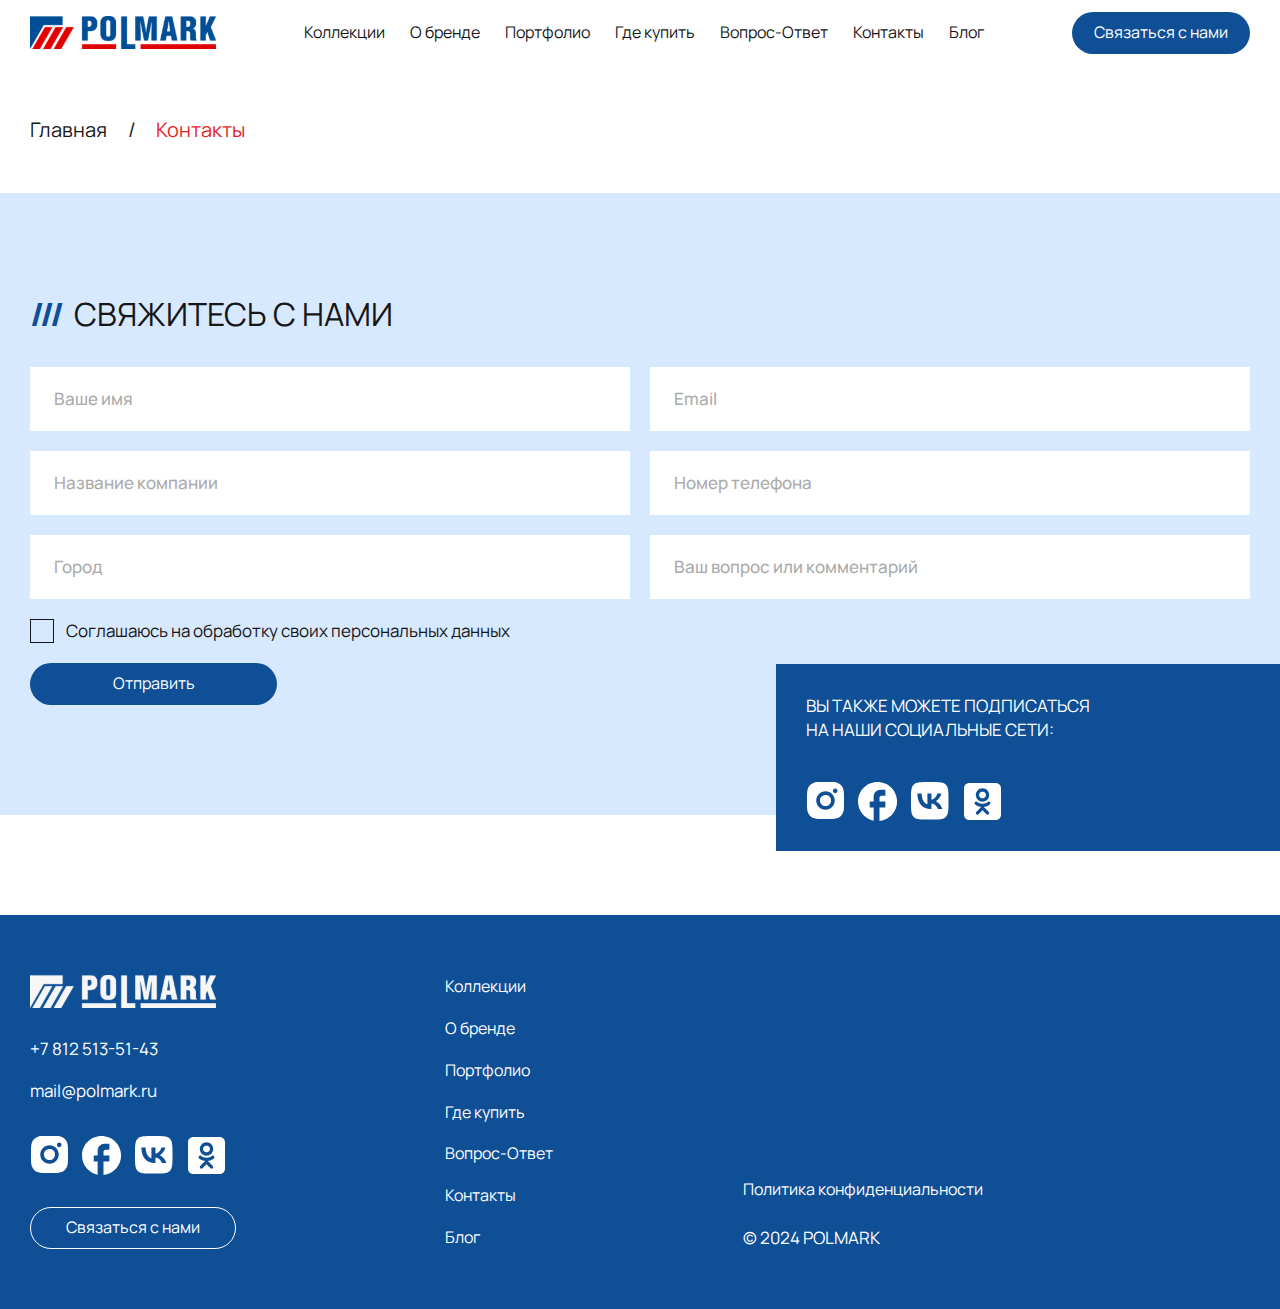
<file: contacts.html>
<!DOCTYPE html>
<html lang="ru">
  <head>
    <meta charset="utf-8">
    <meta http-equiv="X-UA-Compatible" content="IE=edge">
    <meta name="viewport" content="width=device-width, initial-scale=1">
    <title></title>

    <!-- CSS -->

    <link href="css/main.css" rel="stylesheet">
    <link href="css/media.css" rel="stylesheet">
    <link href="slick/slick.css" rel="stylesheet">
    <link href="slick/slick-theme.css" rel="stylesheet">
    <link rel="preconnect" href="https://fonts.googleapis.com">
    <link rel="preconnect" href="https://fonts.gstatic.com" crossorigin>
    <link href="https://fonts.googleapis.com/css2?family=Manrope:wght@200..800&display=swap" rel="stylesheet">
  </head>

  
  <body>

    <nav class="mt-mobile nav-open">
      <div class="mt-munu-mb">
        <div class="header_nav header_nav_burger">
              <ul>
                <li>
                  <a href="#">
                    Коллекции
                  </a>
                </li>
                <li>
                  <a href="#">
                    О бренде
                  </a>
                </li>
                <li>
                  <a href="#">
                    Портфолио
                  </a>
                </li>
                <li>
                  <a href="#">
                    Где купить
                  </a>
                </li>
                <li>
                  <a href="#">
                    Вопрос-Ответ
                  </a>
                </li>
                <li>
                  <a href="#">
                    Контакты
                  </a>
                </li>
                <li>
                  <a href="#">
                    Блог
                  </a>
                </li>
              </ul>
        </div>
        <div class="burger_links">
          <ul>
            <li>
              <a href="#">
                +7 812 513-51-43
              </a>
            </li>
            <li>
              <a href="#">
                mail@polmark.ru
              </a>
            </li>
          </ul>
        </div>
        <div class="burger_social">
          <ul>
            <li>
              <a href="#">
                <svg width="42" height="40" viewBox="0 0 42 40" fill="none" xmlns="http://www.w3.org/2000/svg">
                <path d="M22.4024 2C24.4836 2.00555 25.5399 2.01665 26.4519 2.04255L26.8108 2.0555C27.2252 2.0703 27.634 2.0888 28.128 2.111C30.0963 2.20349 31.4394 2.51429 32.6178 2.97123C33.8388 3.44112 34.8674 4.0775 35.8959 5.10422C36.837 6.02871 37.5649 7.14745 38.0289 8.38235C38.4859 9.56077 38.7967 10.9038 38.8892 12.874C38.9114 13.3661 38.9299 13.775 38.9447 14.1912L38.9558 14.5501C38.9835 15.4603 38.9946 16.5166 38.9983 18.5978L39.0002 19.9779V22.4013C39.0047 23.7507 38.9905 25.1 38.9576 26.449L38.9465 26.8079C38.9317 27.2241 38.9132 27.633 38.891 28.1251C38.7985 30.0953 38.484 31.4365 38.0289 32.6168C37.5649 33.8517 36.837 34.9704 35.8959 35.8949C34.9714 36.8359 33.8527 37.5639 32.6178 38.0279C31.4394 38.4848 30.0963 38.7956 28.128 38.8881L26.8108 38.9436L26.4519 38.9547C25.5399 38.9806 24.4836 38.9936 22.4024 38.9973L21.0223 38.9991H18.6007C17.2507 39.0039 15.9007 38.9897 14.5511 38.9566L14.1923 38.9455C13.7531 38.9288 13.314 38.9097 12.8751 38.8881C10.9067 38.7956 9.56367 38.4848 8.3834 38.0279C7.14916 37.5636 6.03107 36.8357 5.10713 35.8949C4.1654 34.9706 3.43682 33.8518 2.97228 32.6168C2.51534 31.4383 2.20455 30.0953 2.11205 28.1251L2.05655 26.8079L2.0473 26.449C2.0132 25.1001 1.99778 23.7507 2.00105 22.4013V18.5978C1.99593 17.2484 2.0095 15.8991 2.04175 14.5501L2.0547 14.1912C2.0695 13.775 2.088 13.3661 2.1102 12.874C2.2027 10.9038 2.51349 9.56262 2.97043 8.38235C3.43605 7.14694 4.16591 6.02816 5.10898 5.10422C6.03239 4.16361 7.14982 3.4357 8.3834 2.97123C9.56367 2.51429 10.9049 2.20349 12.8751 2.111C13.3672 2.0888 13.7779 2.0703 14.1923 2.0555L14.5511 2.0444C15.9001 2.01153 17.2495 1.99735 18.5988 2.00185L22.4024 2ZM20.5006 11.2498C18.0474 11.2498 15.6947 12.2243 13.96 13.959C12.2254 15.6936 11.2508 18.0464 11.2508 20.4996C11.2508 22.9527 12.2254 25.3055 13.96 27.0401C15.6947 28.7748 18.0474 29.7493 20.5006 29.7493C22.9538 29.7493 25.3065 28.7748 27.0412 27.0401C28.7759 25.3055 29.7504 22.9527 29.7504 20.4996C29.7504 18.0464 28.7759 15.6936 27.0412 13.959C25.3065 12.2243 22.9538 11.2498 20.5006 11.2498ZM20.5006 14.9497C21.2294 14.9496 21.9511 15.093 22.6245 15.3718C23.2979 15.6506 23.9098 16.0593 24.4252 16.5746C24.9407 17.0898 25.3496 17.7016 25.6286 18.3749C25.9076 19.0482 26.0513 19.7698 26.0514 20.4986C26.0515 21.2274 25.9081 21.9492 25.6293 22.6225C25.3505 23.2959 24.9418 23.9078 24.4265 24.4232C23.9113 24.9387 23.2995 25.3476 22.6262 25.6266C21.9529 25.9056 21.2313 26.0493 20.5025 26.0494C19.0305 26.0494 17.6189 25.4647 16.5781 24.4239C15.5373 23.3831 14.9526 21.9715 14.9526 20.4996C14.9526 19.0276 15.5373 17.616 16.5781 16.5752C17.6189 15.5344 19.0305 14.9497 20.5025 14.9497M30.2147 8.47484C29.6014 8.47484 29.0132 8.71847 28.5796 9.15214C28.1459 9.58581 27.9023 10.174 27.9023 10.7873C27.9023 11.4006 28.1459 11.9888 28.5796 12.4224C29.0132 12.8561 29.6014 13.0997 30.2147 13.0997C30.828 13.0997 31.4162 12.8561 31.8499 12.4224C32.2835 11.9888 32.5272 11.4006 32.5272 10.7873C32.5272 10.174 32.2835 9.58581 31.8499 9.15214C31.4162 8.71847 30.828 8.47484 30.2147 8.47484Z" fill="#0F4F96"/>
                </svg>
              </a>
            </li>
            <li>
              <a href="#">
                <svg width="42" height="40" viewBox="0 0 42 40" fill="none" xmlns="http://www.w3.org/2000/svg">
                <path d="M40.0977 20.5489C40.0977 9.75789 31.3398 1 20.5489 1C9.75789 1 1 9.75789 1 20.5489C1 30.0105 7.72481 37.8887 16.6391 39.7068V26.4135H12.7293V20.5489H16.6391V15.6617C16.6391 11.8887 19.7083 8.81955 23.4812 8.81955H28.3684V14.6842H24.4586C23.3835 14.6842 22.5038 15.5639 22.5038 16.6391V20.5489H28.3684V26.4135H22.5038V40C32.3759 39.0226 40.0977 30.6947 40.0977 20.5489Z" fill="#0F4F96"/>
                </svg>
              </a>
            </li>
            <li>
              <a href="#">
                <svg width="42" height="40" viewBox="0 0 42 40" fill="none" xmlns="http://www.w3.org/2000/svg">
                <path d="M4.625 3.625C2 6.275 2 10.5125 2 19V20.5C2 28.975 2 33.2125 4.625 35.875C7.275 38.5 11.5125 38.5 20 38.5H21.5C29.975 38.5 34.2125 38.5 36.875 35.875C39.5 33.225 39.5 28.9875 39.5 20.5V19C39.5 10.525 39.5 6.2875 36.875 3.625C34.225 1 29.9875 1 21.5 1H20C11.525 1 7.2875 1 4.625 3.625ZM8.325 12.4125H12.625C12.7625 19.5625 15.9125 22.5875 18.4125 23.2125V12.4125H22.45V18.575C24.9125 18.3125 27.5125 15.5 28.3875 12.4H32.4125C32.0841 14.0046 31.4284 15.5243 30.4864 16.8642C29.5444 18.2041 28.3363 19.3354 26.9375 20.1875C28.4988 20.9643 29.8777 22.0634 30.983 23.4122C32.0884 24.7611 32.8951 26.329 33.35 28.0125H28.9125C27.9625 25.05 25.5875 22.75 22.45 22.4375V28.0125H21.95C13.4 28.0125 8.525 22.1625 8.325 12.4125Z" fill="#0F4F96"/>
                </svg>
              </a>
            </li>
            <li>
              <a href="#">
                <svg width="42" height="40" viewBox="0 0 42 40" fill="none" xmlns="http://www.w3.org/2000/svg">
                <path d="M21.5 10.6801C21.0539 10.6578 20.608 10.7263 20.1892 10.8816C19.7704 11.037 19.3876 11.2758 19.064 11.5836C18.7404 11.8914 18.4827 12.2618 18.3066 12.6722C18.1306 13.0827 18.0398 13.5247 18.0398 13.9713C18.0398 14.4179 18.1306 14.8599 18.3066 15.2704C18.4827 15.6809 18.7404 16.0512 19.064 16.3591C19.3876 16.6669 19.7704 16.9057 20.1892 17.061C20.608 17.2163 21.0539 17.2849 21.5 17.2625C21.9461 17.2849 22.392 17.2163 22.8108 17.061C23.2296 16.9057 23.6124 16.6669 23.936 16.3591C24.2596 16.0512 24.5173 15.6809 24.6934 15.2704C24.8694 14.8599 24.9602 14.4179 24.9602 13.9713C24.9602 13.5247 24.8694 13.0827 24.6934 12.6722C24.5173 12.2618 24.2596 11.8914 23.936 11.5836C23.6124 11.2758 23.2296 11.037 22.8108 10.8816C22.392 10.7263 21.9461 10.6578 21.5 10.6801ZM34.7143 2H8.28571C5.37031 2 3 4.37031 3 7.28571V33.7143C3 36.6297 5.37031 39 8.28571 39H34.7143C37.6297 39 40 36.6297 40 33.7143V7.28571C40 4.37031 37.6297 2 34.7143 2ZM21.5 7.27746C23.2753 7.27746 24.9779 7.9827 26.2333 9.23804C27.4886 10.4934 28.1939 12.196 28.1939 13.9713C28.1939 15.7466 27.4886 17.4492 26.2333 18.7046C24.9779 19.9599 23.2753 20.6652 21.5 20.6652C19.7247 20.6652 18.0221 19.9599 16.7667 18.7046C15.5114 17.4492 14.8061 15.7466 14.8061 13.9713C14.8061 12.196 15.5114 10.4934 16.7667 9.23804C18.0221 7.9827 19.7247 7.27746 21.5 7.27746ZM26.3975 21.1772C27.785 20.0871 28.8339 20.723 29.2138 21.4746C29.858 22.796 29.123 23.4319 27.4382 24.5304C26.0259 25.4306 24.0768 25.7857 22.7967 25.9179L23.8703 26.9833L27.8098 30.9228C29.2469 32.4011 26.9013 34.7054 25.4478 33.2848C24.4567 32.2772 23.0114 30.8319 21.5083 29.3288L17.5687 33.2848C16.1069 34.7054 13.7696 32.3763 15.2232 30.9228L16.2556 29.8904C17.1145 29.0315 18.1221 28.0156 19.1627 26.9833L20.2281 25.9179C18.9563 25.7857 16.9824 25.4471 15.5536 24.5304C13.877 23.4319 13.1337 22.8042 13.7862 21.4746C14.1661 20.723 15.215 20.0871 16.6025 21.1772C16.6025 21.1772 18.4772 22.6638 21.5 22.6638C24.5228 22.6638 26.3975 21.1772 26.3975 21.1772Z" fill="#0F4F96"/>
                </svg>
              </a>
            </li>
          </ul>
        </div>
        <div class="header_button header_button_burger">
              <button>
                Связаться с нами
              </button>
        </div>
      </div>
    </nav>
    
    <div class="relative">
      <div class="burger">
        <i>
          <svg width="38" height="26" viewBox="0 0 38 26" fill="none" xmlns="http://www.w3.org/2000/svg">
          <path d="M0.25 25.5V21.3333H37.75V25.5H0.25ZM0.25 15.0833V10.9167H37.75V15.0833H0.25ZM0.25 4.66667V0.5H37.75V4.66667H0.25Z" fill="#0F4F96"/>
          </svg>
        </i>
        <i>
          <svg width="38" height="38" viewBox="0 0 38 38" fill="none" xmlns="http://www.w3.org/2000/svg">
          <path d="M28.5 9.5L9.5 28.5" stroke="#0F4F96" stroke-width="3" stroke-linecap="square" stroke-linejoin="round"/>
          <path d="M9.5 9.5L28.5 28.5" stroke="#0F4F96" stroke-width="3" stroke-linecap="square" stroke-linejoin="round"/>
          </svg>
        </i> 
      </div>
      <header class="header">
        <div class="container">
          <div class="header_wrap">
            <div class="header_logo">
              <a href="#">
                <img src="images/header_logo.svg" alt="">
              </a>
            </div>
            <div class="header_nav">
              <ul>
                <li>
                  <a href="#">
                    Коллекции
                  </a>
                </li>
                <li>
                  <a href="#">
                    О бренде
                  </a>
                </li>
                <li>
                  <a href="#">
                    Портфолио
                  </a>
                </li>
                <li>
                  <a href="#">
                    Где купить
                  </a>
                </li>
                <li>
                  <a href="#">
                    Вопрос-Ответ
                  </a>
                </li>
                <li>
                  <a href="#">
                    Контакты
                  </a>
                </li>
                <li>
                  <a href="#">
                    Блог
                  </a>
                </li>
              </ul>
            </div>
            <div class="header_button">
              <button>
                Связаться с нами
              </button>
            </div>
          </div>
        </div>
      </header>
    </div>

    

    
    <section class="seeds">
      <div class="container">
        <ul>
          <li>
            <a href="#">
              Главная
            </a>
          </li>
          <li>
            <p>
              Контакты
            </p>
          </li>
        </ul>
      </div>
    </section>
    
    <section class="nine">
      <div class="container">
        <h2>
          <span>///</span>Свяжитесь с нами
        </h2>
        <form class="nine_form">
          <div class="nine_form_wrap">
            <div class="nine_form_block">
              <input type="text" class="nine_form_input" placeholder="Ваше имя">
              <input type="text" class="nine_form_input" placeholder="Название компании">
              <input type="text" class="nine_form_input" placeholder="Город">
            </div>
            <div class="nine_form_block">
              <input type="text" class="nine_form_input" placeholder="Email">
              <input type="text" class="nine_form_input" placeholder="Номер телефона">
              <input type="text" class="nine_form_input" placeholder="Ваш вопрос или комментарий">
            </div>
          </div>
          <div class="nine_form_chekbox">
            <label class="checkbox-main">
                    <input type="checkbox" name="1">
                    <span class="checkbox"></span>
                    <p>
                      Соглашаюсь на обработку своих персональных данных
                    </p>
            </label>
          </div>
          <button>
            Отправить
          </button>
        </form>
        <div class="nine_border">
          <p>
            ВЫ ТАКЖЕ МОЖЕТЕ ПОДПИСАТЬСЯ <br>НА НАШИ СОЦИАЛЬНЫЕ СЕТИ:
          </p>
          <ul>
            <li>
              <a href="#">
                <svg width="40" height="40" viewBox="0 0 40 40" fill="none" xmlns="http://www.w3.org/2000/svg">
                <path d="M21.4024 1C23.4836 1.00555 24.5399 1.01665 25.4519 1.04255L25.8108 1.0555C26.2252 1.0703 26.634 1.0888 27.128 1.111C29.0963 1.20349 30.4394 1.51429 31.6178 1.97123C32.8388 2.44112 33.8674 3.0775 34.8959 4.10422C35.837 5.02871 36.5649 6.14745 37.0289 7.38235C37.4859 8.56077 37.7967 9.90383 37.8892 11.874C37.9114 12.3661 37.9299 12.775 37.9447 13.1912L37.9558 13.5501C37.9835 14.4603 37.9946 15.5166 37.9983 17.5978L38.0002 18.9779V21.4013C38.0047 22.7507 37.9905 24.1 37.9576 25.449L37.9465 25.8079C37.9317 26.2241 37.9132 26.633 37.891 27.1251C37.7985 29.0953 37.484 30.4365 37.0289 31.6168C36.5649 32.8517 35.837 33.9704 34.8959 34.8949C33.9714 35.8359 32.8527 36.5639 31.6178 37.0279C30.4394 37.4848 29.0963 37.7956 27.128 37.8881L25.8108 37.9436L25.4519 37.9547C24.5399 37.9806 23.4836 37.9936 21.4024 37.9973L20.0223 37.9991H17.6007C16.2507 38.0039 14.9007 37.9897 13.5511 37.9566L13.1923 37.9455C12.7531 37.9288 12.314 37.9097 11.8751 37.8881C9.90674 37.7956 8.56367 37.4848 7.3834 37.0279C6.14916 36.5636 5.03107 35.8357 4.10713 34.8949C3.1654 33.9706 2.43682 32.8518 1.97228 31.6168C1.51534 30.4383 1.20455 29.0953 1.11205 27.1251L1.05655 25.8079L1.0473 25.449C1.0132 24.1001 0.997781 22.7507 1.00105 21.4013V17.5978C0.995932 16.2484 1.0095 14.8991 1.04175 13.5501L1.0547 13.1912C1.0695 12.775 1.088 12.3661 1.1102 11.874C1.2027 9.90383 1.51349 8.56262 1.97043 7.38235C2.43605 6.14694 3.16591 5.02816 4.10898 4.10422C5.03239 3.16361 6.14982 2.4357 7.3834 1.97123C8.56367 1.51429 9.90489 1.20349 11.8751 1.111C12.3672 1.0888 12.7779 1.0703 13.1923 1.0555L13.5511 1.0444C14.9001 1.01153 16.2495 0.997346 17.5988 1.00185L21.4024 1ZM19.5006 10.2498C17.0474 10.2498 14.6947 11.2243 12.96 12.959C11.2254 14.6936 10.2508 17.0464 10.2508 19.4996C10.2508 21.9527 11.2254 24.3055 12.96 26.0401C14.6947 27.7748 17.0474 28.7493 19.5006 28.7493C21.9538 28.7493 24.3065 27.7748 26.0412 26.0401C27.7759 24.3055 28.7504 21.9527 28.7504 19.4996C28.7504 17.0464 27.7759 14.6936 26.0412 12.959C24.3065 11.2243 21.9538 10.2498 19.5006 10.2498ZM19.5006 13.9497C20.2294 13.9496 20.9511 14.093 21.6245 14.3718C22.2979 14.6506 22.9098 15.0593 23.4252 15.5746C23.9407 16.0898 24.3496 16.7016 24.6286 17.3749C24.9076 18.0482 25.0513 18.7698 25.0514 19.4986C25.0515 20.2274 24.9081 20.9492 24.6293 21.6225C24.3505 22.2959 23.9418 22.9078 23.4265 23.4232C22.9113 23.9387 22.2995 24.3476 21.6262 24.6266C20.9529 24.9056 20.2313 25.0493 19.5025 25.0494C18.0305 25.0494 16.6189 24.4647 15.5781 23.4239C14.5373 22.3831 13.9526 20.9715 13.9526 19.4996C13.9526 18.0276 14.5373 16.616 15.5781 15.5752C16.6189 14.5344 18.0305 13.9497 19.5025 13.9497M29.2147 7.47484C28.6014 7.47484 28.0132 7.71847 27.5796 8.15214C27.1459 8.58581 26.9023 9.17399 26.9023 9.78729C26.9023 10.4006 27.1459 10.9888 27.5796 11.4224C28.0132 11.8561 28.6014 12.0997 29.2147 12.0997C29.828 12.0997 30.4162 11.8561 30.8499 11.4224C31.2835 10.9888 31.5272 10.4006 31.5272 9.78729C31.5272 9.17399 31.2835 8.58581 30.8499 8.15214C30.4162 7.71847 29.828 7.47484 29.2147 7.47484Z" fill="white"/>
                </svg>
              </a>
            </li>
            <li>
              <a href="#">
                <svg width="40" height="40" viewBox="0 0 40 40" fill="none" xmlns="http://www.w3.org/2000/svg">
                <path d="M39.0977 20.5489C39.0977 9.75789 30.3398 1 19.5489 1C8.75789 1 0 9.75789 0 20.5489C0 30.0105 6.72481 37.8887 15.6391 39.7068V26.4135H11.7293V20.5489H15.6391V15.6617C15.6391 11.8887 18.7083 8.81955 22.4812 8.81955H27.3684V14.6842H23.4586C22.3835 14.6842 21.5038 15.5639 21.5038 16.6391V20.5489H27.3684V26.4135H21.5038V40C31.3759 39.0226 39.0977 30.6947 39.0977 20.5489Z" fill="white"/>
                </svg>
              </a>
            </li>
            <li>
              <a href="#">
                <svg width="40" height="40" viewBox="0 0 40 40" fill="none" xmlns="http://www.w3.org/2000/svg">
                <path d="M3.625 3.625C1 6.275 1 10.5125 1 19V20.5C1 28.975 1 33.2125 3.625 35.875C6.275 38.5 10.5125 38.5 19 38.5H20.5C28.975 38.5 33.2125 38.5 35.875 35.875C38.5 33.225 38.5 28.9875 38.5 20.5V19C38.5 10.525 38.5 6.2875 35.875 3.625C33.225 1 28.9875 1 20.5 1H19C10.525 1 6.2875 1 3.625 3.625ZM7.325 12.4125H11.625C11.7625 19.5625 14.9125 22.5875 17.4125 23.2125V12.4125H21.45V18.575C23.9125 18.3125 26.5125 15.5 27.3875 12.4H31.4125C31.0841 14.0046 30.4284 15.5243 29.4864 16.8642C28.5444 18.2041 27.3363 19.3354 25.9375 20.1875C27.4988 20.9643 28.8777 22.0634 29.983 23.4122C31.0884 24.7611 31.8951 26.329 32.35 28.0125H27.9125C26.9625 25.05 24.5875 22.75 21.45 22.4375V28.0125H20.95C12.4 28.0125 7.525 22.1625 7.325 12.4125Z" fill="white"/>
                </svg>
              </a>
            </li>
            <li>
              <a href="#">
                <svg width="40" height="40" viewBox="0 0 40 40" fill="none" xmlns="http://www.w3.org/2000/svg">
                <path d="M20.5 10.6801C20.0539 10.6578 19.608 10.7263 19.1892 10.8816C18.7704 11.037 18.3876 11.2758 18.064 11.5836C17.7404 11.8914 17.4827 12.2618 17.3066 12.6722C17.1306 13.0827 17.0398 13.5247 17.0398 13.9713C17.0398 14.4179 17.1306 14.8599 17.3066 15.2704C17.4827 15.6809 17.7404 16.0512 18.064 16.3591C18.3876 16.6669 18.7704 16.9057 19.1892 17.061C19.608 17.2163 20.0539 17.2849 20.5 17.2625C20.9461 17.2849 21.392 17.2163 21.8108 17.061C22.2296 16.9057 22.6124 16.6669 22.936 16.3591C23.2596 16.0512 23.5173 15.6809 23.6934 15.2704C23.8694 14.8599 23.9602 14.4179 23.9602 13.9713C23.9602 13.5247 23.8694 13.0827 23.6934 12.6722C23.5173 12.2618 23.2596 11.8914 22.936 11.5836C22.6124 11.2758 22.2296 11.037 21.8108 10.8816C21.392 10.7263 20.9461 10.6578 20.5 10.6801ZM33.7143 2H7.28571C4.37031 2 2 4.37031 2 7.28571V33.7143C2 36.6297 4.37031 39 7.28571 39H33.7143C36.6297 39 39 36.6297 39 33.7143V7.28571C39 4.37031 36.6297 2 33.7143 2ZM20.5 7.27746C22.2753 7.27746 23.9779 7.9827 25.2333 9.23804C26.4886 10.4934 27.1939 12.196 27.1939 13.9713C27.1939 15.7466 26.4886 17.4492 25.2333 18.7046C23.9779 19.9599 22.2753 20.6652 20.5 20.6652C18.7247 20.6652 17.0221 19.9599 15.7667 18.7046C14.5114 17.4492 13.8061 15.7466 13.8061 13.9713C13.8061 12.196 14.5114 10.4934 15.7667 9.23804C17.0221 7.9827 18.7247 7.27746 20.5 7.27746ZM25.3975 21.1772C26.785 20.0871 27.8339 20.723 28.2138 21.4746C28.858 22.796 28.123 23.4319 26.4382 24.5304C25.0259 25.4306 23.0768 25.7857 21.7967 25.9179L22.8703 26.9833L26.8098 30.9228C28.2469 32.4011 25.9013 34.7054 24.4478 33.2848C23.4567 32.2772 22.0114 30.8319 20.5083 29.3288L16.5687 33.2848C15.1069 34.7054 12.7696 32.3763 14.2232 30.9228L15.2556 29.8904C16.1145 29.0315 17.1221 28.0156 18.1627 26.9833L19.2281 25.9179C17.9563 25.7857 15.9824 25.4471 14.5536 24.5304C12.877 23.4319 12.1337 22.8042 12.7862 21.4746C13.1661 20.723 14.215 20.0871 15.6025 21.1772C15.6025 21.1772 17.4772 22.6638 20.5 22.6638C23.5228 22.6638 25.3975 21.1772 25.3975 21.1772Z" fill="white"/>
                </svg>
              </a>
            </li>
          </ul>
        </div>
      </div>
    </section>
    
    
    

    <footer class="footer">
      <div class="container">
        <div class="footer_wrap">
          <div class="footer_block">
            <div class="footer_logo">
              <a href="#">
                <img src="images/footer_logo.svg" alt="">
              </a>
            </div>
            <div class="footer_link">
              <ul>
                <li>
                  <a href="#">
                    +7 812 513-51-43
                  </a>
                </li>
                <li>
                  <a href="#">
                    mail@polmark.ru
                  </a>
                </li>
              </ul>
            </div>
            <div class="footer_social">
              <ul>
                <li>
                  <a href="#">
                    <svg width="40" height="40" viewBox="0 0 40 40" fill="none" xmlns="http://www.w3.org/2000/svg">
                    <path d="M21.4024 1C23.4836 1.00555 24.5399 1.01665 25.4519 1.04255L25.8108 1.0555C26.2252 1.0703 26.634 1.0888 27.128 1.111C29.0963 1.20349 30.4394 1.51429 31.6178 1.97123C32.8388 2.44112 33.8674 3.0775 34.8959 4.10422C35.837 5.02871 36.5649 6.14745 37.0289 7.38235C37.4859 8.56077 37.7967 9.90383 37.8892 11.874C37.9114 12.3661 37.9299 12.775 37.9447 13.1912L37.9558 13.5501C37.9835 14.4603 37.9946 15.5166 37.9983 17.5978L38.0002 18.9779V21.4013C38.0047 22.7507 37.9905 24.1 37.9576 25.449L37.9465 25.8079C37.9317 26.2241 37.9132 26.633 37.891 27.1251C37.7985 29.0953 37.484 30.4365 37.0289 31.6168C36.5649 32.8517 35.837 33.9704 34.8959 34.8949C33.9714 35.8359 32.8527 36.5639 31.6178 37.0279C30.4394 37.4848 29.0963 37.7956 27.128 37.8881L25.8108 37.9436L25.4519 37.9547C24.5399 37.9806 23.4836 37.9936 21.4024 37.9973L20.0223 37.9991H17.6007C16.2507 38.0039 14.9007 37.9897 13.5511 37.9566L13.1923 37.9455C12.7531 37.9288 12.314 37.9097 11.8751 37.8881C9.90674 37.7956 8.56367 37.4848 7.3834 37.0279C6.14916 36.5636 5.03107 35.8357 4.10713 34.8949C3.1654 33.9706 2.43682 32.8518 1.97228 31.6168C1.51534 30.4383 1.20455 29.0953 1.11205 27.1251L1.05655 25.8079L1.0473 25.449C1.0132 24.1001 0.997781 22.7507 1.00105 21.4013V17.5978C0.995932 16.2484 1.0095 14.8991 1.04175 13.5501L1.0547 13.1912C1.0695 12.775 1.088 12.3661 1.1102 11.874C1.2027 9.90383 1.51349 8.56262 1.97043 7.38235C2.43605 6.14694 3.16591 5.02816 4.10898 4.10422C5.03239 3.16361 6.14982 2.4357 7.3834 1.97123C8.56367 1.51429 9.90489 1.20349 11.8751 1.111C12.3672 1.0888 12.7779 1.0703 13.1923 1.0555L13.5511 1.0444C14.9001 1.01153 16.2495 0.997346 17.5988 1.00185L21.4024 1ZM19.5006 10.2498C17.0474 10.2498 14.6947 11.2243 12.96 12.959C11.2254 14.6936 10.2508 17.0464 10.2508 19.4996C10.2508 21.9527 11.2254 24.3055 12.96 26.0401C14.6947 27.7748 17.0474 28.7493 19.5006 28.7493C21.9538 28.7493 24.3065 27.7748 26.0412 26.0401C27.7759 24.3055 28.7504 21.9527 28.7504 19.4996C28.7504 17.0464 27.7759 14.6936 26.0412 12.959C24.3065 11.2243 21.9538 10.2498 19.5006 10.2498ZM19.5006 13.9497C20.2294 13.9496 20.9511 14.093 21.6245 14.3718C22.2979 14.6506 22.9098 15.0593 23.4252 15.5746C23.9407 16.0898 24.3496 16.7016 24.6286 17.3749C24.9076 18.0482 25.0513 18.7698 25.0514 19.4986C25.0515 20.2274 24.9081 20.9492 24.6293 21.6225C24.3505 22.2959 23.9418 22.9078 23.4265 23.4232C22.9113 23.9387 22.2995 24.3476 21.6262 24.6266C20.9529 24.9056 20.2313 25.0493 19.5025 25.0494C18.0305 25.0494 16.6189 24.4647 15.5781 23.4239C14.5373 22.3831 13.9526 20.9715 13.9526 19.4996C13.9526 18.0276 14.5373 16.616 15.5781 15.5752C16.6189 14.5344 18.0305 13.9497 19.5025 13.9497M29.2147 7.47484C28.6014 7.47484 28.0132 7.71847 27.5796 8.15214C27.1459 8.58581 26.9023 9.17399 26.9023 9.78729C26.9023 10.4006 27.1459 10.9888 27.5796 11.4224C28.0132 11.8561 28.6014 12.0997 29.2147 12.0997C29.828 12.0997 30.4162 11.8561 30.8499 11.4224C31.2835 10.9888 31.5272 10.4006 31.5272 9.78729C31.5272 9.17399 31.2835 8.58581 30.8499 8.15214C30.4162 7.71847 29.828 7.47484 29.2147 7.47484Z" fill="white"/>
                    </svg>
                  </a>
                </li>
                <li>
                  <a href="#">
                    <svg width="40" height="40" viewBox="0 0 40 40" fill="none" xmlns="http://www.w3.org/2000/svg">
                    <path d="M39.0977 20.5489C39.0977 9.75789 30.3398 1 19.5489 1C8.75789 1 0 9.75789 0 20.5489C0 30.0105 6.72481 37.8887 15.6391 39.7068V26.4135H11.7293V20.5489H15.6391V15.6617C15.6391 11.8887 18.7083 8.81955 22.4812 8.81955H27.3684V14.6842H23.4586C22.3835 14.6842 21.5038 15.5639 21.5038 16.6391V20.5489H27.3684V26.4135H21.5038V40C31.3759 39.0226 39.0977 30.6947 39.0977 20.5489Z" fill="white"/>
                    </svg>
                  </a>
                </li>
                <li>
                  <a href="#">
                    <svg width="40" height="40" viewBox="0 0 40 40" fill="none" xmlns="http://www.w3.org/2000/svg">
                    <path d="M3.625 3.625C1 6.275 1 10.5125 1 19V20.5C1 28.975 1 33.2125 3.625 35.875C6.275 38.5 10.5125 38.5 19 38.5H20.5C28.975 38.5 33.2125 38.5 35.875 35.875C38.5 33.225 38.5 28.9875 38.5 20.5V19C38.5 10.525 38.5 6.2875 35.875 3.625C33.225 1 28.9875 1 20.5 1H19C10.525 1 6.2875 1 3.625 3.625ZM7.325 12.4125H11.625C11.7625 19.5625 14.9125 22.5875 17.4125 23.2125V12.4125H21.45V18.575C23.9125 18.3125 26.5125 15.5 27.3875 12.4H31.4125C31.0841 14.0046 30.4284 15.5243 29.4864 16.8642C28.5444 18.2041 27.3363 19.3354 25.9375 20.1875C27.4988 20.9643 28.8777 22.0634 29.983 23.4122C31.0884 24.7611 31.8951 26.329 32.35 28.0125H27.9125C26.9625 25.05 24.5875 22.75 21.45 22.4375V28.0125H20.95C12.4 28.0125 7.525 22.1625 7.325 12.4125Z" fill="white"/>
                    </svg>
                  </a>
                </li>
                <li>
                  <a href="#">
                    <svg width="40" height="40" viewBox="0 0 40 40" fill="none" xmlns="http://www.w3.org/2000/svg">
                    <path d="M20.5 10.6801C20.0539 10.6578 19.608 10.7263 19.1892 10.8816C18.7704 11.037 18.3876 11.2758 18.064 11.5836C17.7404 11.8914 17.4827 12.2618 17.3066 12.6722C17.1306 13.0827 17.0398 13.5247 17.0398 13.9713C17.0398 14.4179 17.1306 14.8599 17.3066 15.2704C17.4827 15.6809 17.7404 16.0512 18.064 16.3591C18.3876 16.6669 18.7704 16.9057 19.1892 17.061C19.608 17.2163 20.0539 17.2849 20.5 17.2625C20.9461 17.2849 21.392 17.2163 21.8108 17.061C22.2296 16.9057 22.6124 16.6669 22.936 16.3591C23.2596 16.0512 23.5173 15.6809 23.6934 15.2704C23.8694 14.8599 23.9602 14.4179 23.9602 13.9713C23.9602 13.5247 23.8694 13.0827 23.6934 12.6722C23.5173 12.2618 23.2596 11.8914 22.936 11.5836C22.6124 11.2758 22.2296 11.037 21.8108 10.8816C21.392 10.7263 20.9461 10.6578 20.5 10.6801ZM33.7143 2H7.28571C4.37031 2 2 4.37031 2 7.28571V33.7143C2 36.6297 4.37031 39 7.28571 39H33.7143C36.6297 39 39 36.6297 39 33.7143V7.28571C39 4.37031 36.6297 2 33.7143 2ZM20.5 7.27746C22.2753 7.27746 23.9779 7.9827 25.2333 9.23804C26.4886 10.4934 27.1939 12.196 27.1939 13.9713C27.1939 15.7466 26.4886 17.4492 25.2333 18.7046C23.9779 19.9599 22.2753 20.6652 20.5 20.6652C18.7247 20.6652 17.0221 19.9599 15.7667 18.7046C14.5114 17.4492 13.8061 15.7466 13.8061 13.9713C13.8061 12.196 14.5114 10.4934 15.7667 9.23804C17.0221 7.9827 18.7247 7.27746 20.5 7.27746ZM25.3975 21.1772C26.785 20.0871 27.8339 20.723 28.2138 21.4746C28.858 22.796 28.123 23.4319 26.4382 24.5304C25.0259 25.4306 23.0768 25.7857 21.7967 25.9179L22.8703 26.9833L26.8098 30.9228C28.2469 32.4011 25.9013 34.7054 24.4478 33.2848C23.4567 32.2772 22.0114 30.8319 20.5083 29.3288L16.5687 33.2848C15.1069 34.7054 12.7696 32.3763 14.2232 30.9228L15.2556 29.8904C16.1145 29.0315 17.1221 28.0156 18.1627 26.9833L19.2281 25.9179C17.9563 25.7857 15.9824 25.4471 14.5536 24.5304C12.877 23.4319 12.1337 22.8042 12.7862 21.4746C13.1661 20.723 14.215 20.0871 15.6025 21.1772C15.6025 21.1772 17.4772 22.6638 20.5 22.6638C23.5228 22.6638 25.3975 21.1772 25.3975 21.1772Z" fill="white"/>
                    </svg>
                  </a>
                </li>
              </ul>
            </div>
            <div class="footer_button">
              <button>
                Связаться с нами
              </button>
            </div>
          </div>
          <div class="footer_block">
            <div class="footer_nav">
              <ul>
                <li>
                  <a href="#">
                    Коллекции
                  </a>
                </li>
                <li>
                  <a href="#">
                    О бренде
                  </a>
                </li>
                <li>
                  <a href="#">
                    Портфолио
                  </a>
                </li>
                <li>
                  <a href="#">
                    Где купить
                  </a>
                </li>
                <li>
                  <a href="#">
                    Вопрос-Ответ
                  </a>
                </li>
                <li>
                  <a href="#">
                    Контакты
                  </a>
                </li>
                <li>
                  <a href="#">
                    Блог
                  </a>
                </li>
              </ul>
            </div>
          </div>
          <div class="footer_block">
            <div class="footer_politica">
              <a href="#">
                Политика конфиденциальности
              </a>
            </div>
            <div class="footer_title">
              <p>
                © 2024 POLMARK
              </p>
            </div>
          </div>
        </div>
      </div>
    </footer>
   

    <script src='https://ajax.googleapis.com/ajax/libs/jquery/3.2.1/jquery.min.js'></script>
    <script type="text/javascript" src="js/main.js"></script>
    <script type="text/javascript" src="slick/slick.min.js"></script>
  </body>

  
</html>
</file>
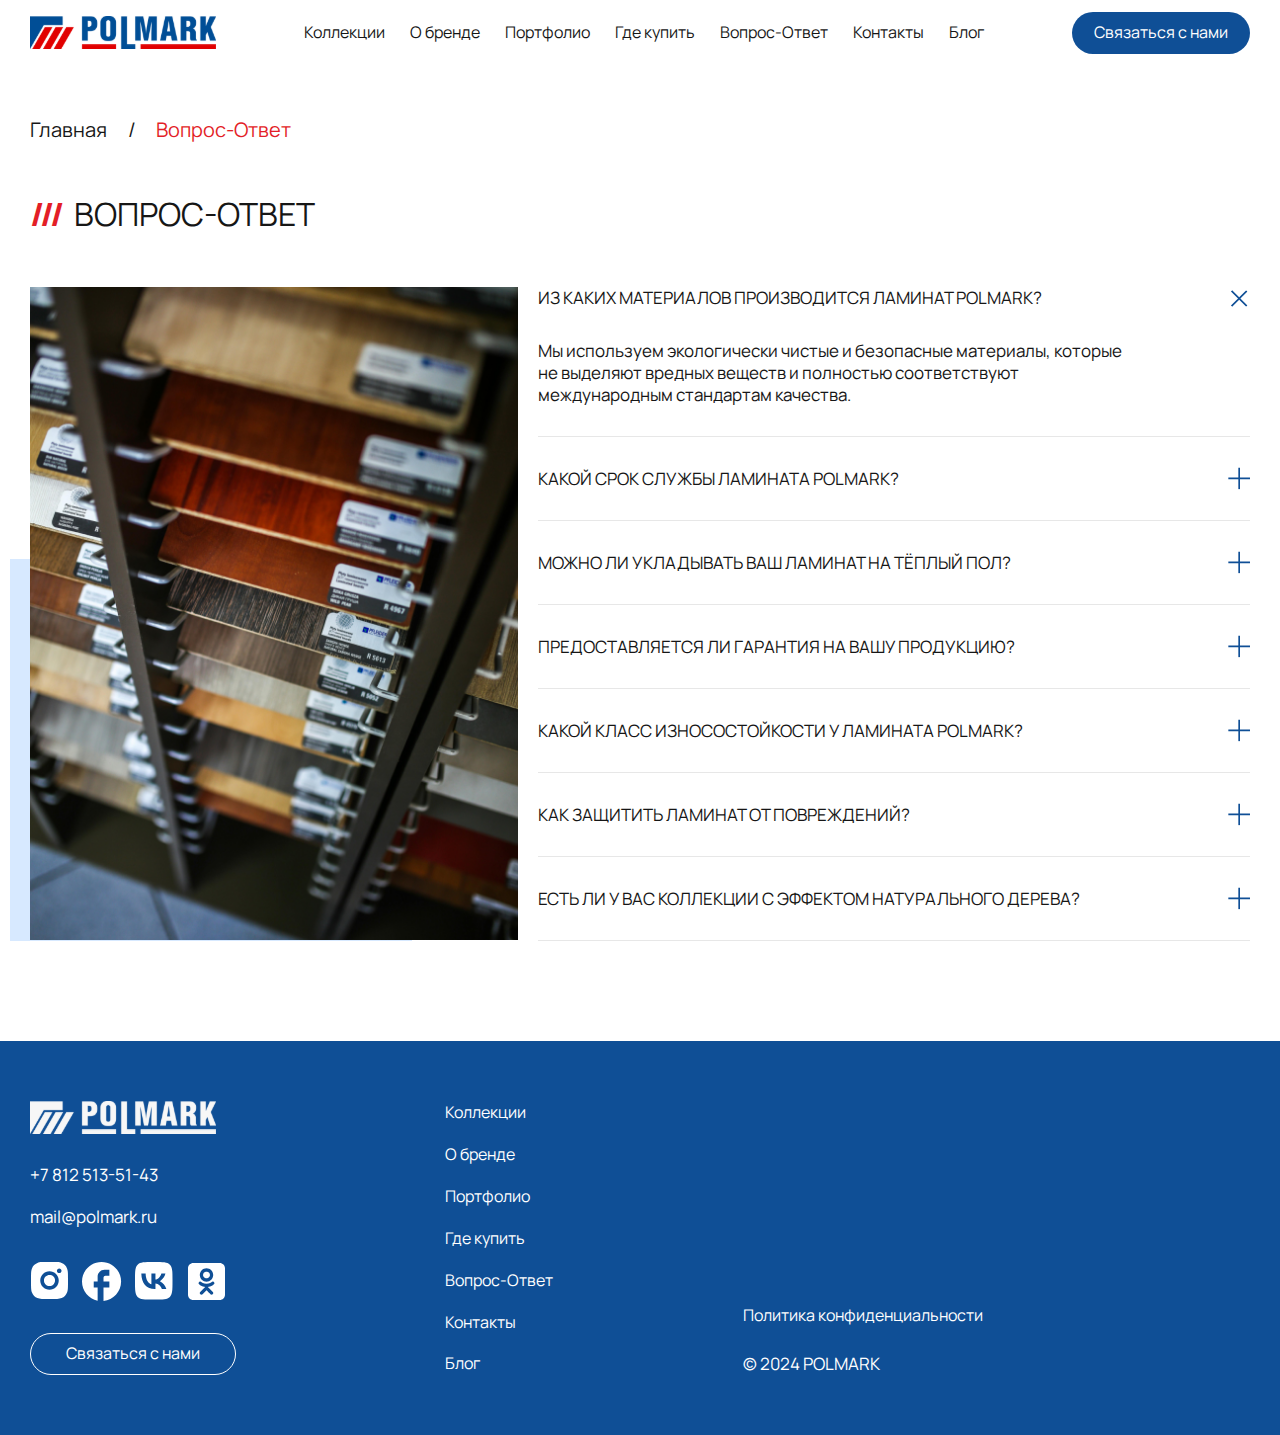
<file: faq.html>
<!DOCTYPE html>
<html lang="ru">
  <head>
    <meta charset="utf-8">
    <meta http-equiv="X-UA-Compatible" content="IE=edge">
    <meta name="viewport" content="width=device-width, initial-scale=1">
    <title></title>

    <!-- CSS -->

    <link href="css/main.css" rel="stylesheet">
    <link href="css/media.css" rel="stylesheet">
    <link href="slick/slick.css" rel="stylesheet">
    <link href="slick/slick-theme.css" rel="stylesheet">
    <link rel="preconnect" href="https://fonts.googleapis.com">
    <link rel="preconnect" href="https://fonts.gstatic.com" crossorigin>
    <link href="https://fonts.googleapis.com/css2?family=Manrope:wght@200..800&display=swap" rel="stylesheet">
  </head>

  
  <body>

    <nav class="mt-mobile nav-open">
      <div class="mt-munu-mb">
        <div class="header_nav header_nav_burger">
              <ul>
                <li>
                  <a href="#">
                    Коллекции
                  </a>
                </li>
                <li>
                  <a href="#">
                    О бренде
                  </a>
                </li>
                <li>
                  <a href="#">
                    Портфолио
                  </a>
                </li>
                <li>
                  <a href="#">
                    Где купить
                  </a>
                </li>
                <li>
                  <a href="#">
                    Вопрос-Ответ
                  </a>
                </li>
                <li>
                  <a href="#">
                    Контакты
                  </a>
                </li>
                <li>
                  <a href="#">
                    Блог
                  </a>
                </li>
              </ul>
        </div>
        <div class="burger_links">
          <ul>
            <li>
              <a href="#">
                +7 812 513-51-43
              </a>
            </li>
            <li>
              <a href="#">
                mail@polmark.ru
              </a>
            </li>
          </ul>
        </div>
        <div class="burger_social">
          <ul>
            <li>
              <a href="#">
                <svg width="42" height="40" viewBox="0 0 42 40" fill="none" xmlns="http://www.w3.org/2000/svg">
                <path d="M22.4024 2C24.4836 2.00555 25.5399 2.01665 26.4519 2.04255L26.8108 2.0555C27.2252 2.0703 27.634 2.0888 28.128 2.111C30.0963 2.20349 31.4394 2.51429 32.6178 2.97123C33.8388 3.44112 34.8674 4.0775 35.8959 5.10422C36.837 6.02871 37.5649 7.14745 38.0289 8.38235C38.4859 9.56077 38.7967 10.9038 38.8892 12.874C38.9114 13.3661 38.9299 13.775 38.9447 14.1912L38.9558 14.5501C38.9835 15.4603 38.9946 16.5166 38.9983 18.5978L39.0002 19.9779V22.4013C39.0047 23.7507 38.9905 25.1 38.9576 26.449L38.9465 26.8079C38.9317 27.2241 38.9132 27.633 38.891 28.1251C38.7985 30.0953 38.484 31.4365 38.0289 32.6168C37.5649 33.8517 36.837 34.9704 35.8959 35.8949C34.9714 36.8359 33.8527 37.5639 32.6178 38.0279C31.4394 38.4848 30.0963 38.7956 28.128 38.8881L26.8108 38.9436L26.4519 38.9547C25.5399 38.9806 24.4836 38.9936 22.4024 38.9973L21.0223 38.9991H18.6007C17.2507 39.0039 15.9007 38.9897 14.5511 38.9566L14.1923 38.9455C13.7531 38.9288 13.314 38.9097 12.8751 38.8881C10.9067 38.7956 9.56367 38.4848 8.3834 38.0279C7.14916 37.5636 6.03107 36.8357 5.10713 35.8949C4.1654 34.9706 3.43682 33.8518 2.97228 32.6168C2.51534 31.4383 2.20455 30.0953 2.11205 28.1251L2.05655 26.8079L2.0473 26.449C2.0132 25.1001 1.99778 23.7507 2.00105 22.4013V18.5978C1.99593 17.2484 2.0095 15.8991 2.04175 14.5501L2.0547 14.1912C2.0695 13.775 2.088 13.3661 2.1102 12.874C2.2027 10.9038 2.51349 9.56262 2.97043 8.38235C3.43605 7.14694 4.16591 6.02816 5.10898 5.10422C6.03239 4.16361 7.14982 3.4357 8.3834 2.97123C9.56367 2.51429 10.9049 2.20349 12.8751 2.111C13.3672 2.0888 13.7779 2.0703 14.1923 2.0555L14.5511 2.0444C15.9001 2.01153 17.2495 1.99735 18.5988 2.00185L22.4024 2ZM20.5006 11.2498C18.0474 11.2498 15.6947 12.2243 13.96 13.959C12.2254 15.6936 11.2508 18.0464 11.2508 20.4996C11.2508 22.9527 12.2254 25.3055 13.96 27.0401C15.6947 28.7748 18.0474 29.7493 20.5006 29.7493C22.9538 29.7493 25.3065 28.7748 27.0412 27.0401C28.7759 25.3055 29.7504 22.9527 29.7504 20.4996C29.7504 18.0464 28.7759 15.6936 27.0412 13.959C25.3065 12.2243 22.9538 11.2498 20.5006 11.2498ZM20.5006 14.9497C21.2294 14.9496 21.9511 15.093 22.6245 15.3718C23.2979 15.6506 23.9098 16.0593 24.4252 16.5746C24.9407 17.0898 25.3496 17.7016 25.6286 18.3749C25.9076 19.0482 26.0513 19.7698 26.0514 20.4986C26.0515 21.2274 25.9081 21.9492 25.6293 22.6225C25.3505 23.2959 24.9418 23.9078 24.4265 24.4232C23.9113 24.9387 23.2995 25.3476 22.6262 25.6266C21.9529 25.9056 21.2313 26.0493 20.5025 26.0494C19.0305 26.0494 17.6189 25.4647 16.5781 24.4239C15.5373 23.3831 14.9526 21.9715 14.9526 20.4996C14.9526 19.0276 15.5373 17.616 16.5781 16.5752C17.6189 15.5344 19.0305 14.9497 20.5025 14.9497M30.2147 8.47484C29.6014 8.47484 29.0132 8.71847 28.5796 9.15214C28.1459 9.58581 27.9023 10.174 27.9023 10.7873C27.9023 11.4006 28.1459 11.9888 28.5796 12.4224C29.0132 12.8561 29.6014 13.0997 30.2147 13.0997C30.828 13.0997 31.4162 12.8561 31.8499 12.4224C32.2835 11.9888 32.5272 11.4006 32.5272 10.7873C32.5272 10.174 32.2835 9.58581 31.8499 9.15214C31.4162 8.71847 30.828 8.47484 30.2147 8.47484Z" fill="#0F4F96"/>
                </svg>
              </a>
            </li>
            <li>
              <a href="#">
                <svg width="42" height="40" viewBox="0 0 42 40" fill="none" xmlns="http://www.w3.org/2000/svg">
                <path d="M40.0977 20.5489C40.0977 9.75789 31.3398 1 20.5489 1C9.75789 1 1 9.75789 1 20.5489C1 30.0105 7.72481 37.8887 16.6391 39.7068V26.4135H12.7293V20.5489H16.6391V15.6617C16.6391 11.8887 19.7083 8.81955 23.4812 8.81955H28.3684V14.6842H24.4586C23.3835 14.6842 22.5038 15.5639 22.5038 16.6391V20.5489H28.3684V26.4135H22.5038V40C32.3759 39.0226 40.0977 30.6947 40.0977 20.5489Z" fill="#0F4F96"/>
                </svg>
              </a>
            </li>
            <li>
              <a href="#">
                <svg width="42" height="40" viewBox="0 0 42 40" fill="none" xmlns="http://www.w3.org/2000/svg">
                <path d="M4.625 3.625C2 6.275 2 10.5125 2 19V20.5C2 28.975 2 33.2125 4.625 35.875C7.275 38.5 11.5125 38.5 20 38.5H21.5C29.975 38.5 34.2125 38.5 36.875 35.875C39.5 33.225 39.5 28.9875 39.5 20.5V19C39.5 10.525 39.5 6.2875 36.875 3.625C34.225 1 29.9875 1 21.5 1H20C11.525 1 7.2875 1 4.625 3.625ZM8.325 12.4125H12.625C12.7625 19.5625 15.9125 22.5875 18.4125 23.2125V12.4125H22.45V18.575C24.9125 18.3125 27.5125 15.5 28.3875 12.4H32.4125C32.0841 14.0046 31.4284 15.5243 30.4864 16.8642C29.5444 18.2041 28.3363 19.3354 26.9375 20.1875C28.4988 20.9643 29.8777 22.0634 30.983 23.4122C32.0884 24.7611 32.8951 26.329 33.35 28.0125H28.9125C27.9625 25.05 25.5875 22.75 22.45 22.4375V28.0125H21.95C13.4 28.0125 8.525 22.1625 8.325 12.4125Z" fill="#0F4F96"/>
                </svg>
              </a>
            </li>
            <li>
              <a href="#">
                <svg width="42" height="40" viewBox="0 0 42 40" fill="none" xmlns="http://www.w3.org/2000/svg">
                <path d="M21.5 10.6801C21.0539 10.6578 20.608 10.7263 20.1892 10.8816C19.7704 11.037 19.3876 11.2758 19.064 11.5836C18.7404 11.8914 18.4827 12.2618 18.3066 12.6722C18.1306 13.0827 18.0398 13.5247 18.0398 13.9713C18.0398 14.4179 18.1306 14.8599 18.3066 15.2704C18.4827 15.6809 18.7404 16.0512 19.064 16.3591C19.3876 16.6669 19.7704 16.9057 20.1892 17.061C20.608 17.2163 21.0539 17.2849 21.5 17.2625C21.9461 17.2849 22.392 17.2163 22.8108 17.061C23.2296 16.9057 23.6124 16.6669 23.936 16.3591C24.2596 16.0512 24.5173 15.6809 24.6934 15.2704C24.8694 14.8599 24.9602 14.4179 24.9602 13.9713C24.9602 13.5247 24.8694 13.0827 24.6934 12.6722C24.5173 12.2618 24.2596 11.8914 23.936 11.5836C23.6124 11.2758 23.2296 11.037 22.8108 10.8816C22.392 10.7263 21.9461 10.6578 21.5 10.6801ZM34.7143 2H8.28571C5.37031 2 3 4.37031 3 7.28571V33.7143C3 36.6297 5.37031 39 8.28571 39H34.7143C37.6297 39 40 36.6297 40 33.7143V7.28571C40 4.37031 37.6297 2 34.7143 2ZM21.5 7.27746C23.2753 7.27746 24.9779 7.9827 26.2333 9.23804C27.4886 10.4934 28.1939 12.196 28.1939 13.9713C28.1939 15.7466 27.4886 17.4492 26.2333 18.7046C24.9779 19.9599 23.2753 20.6652 21.5 20.6652C19.7247 20.6652 18.0221 19.9599 16.7667 18.7046C15.5114 17.4492 14.8061 15.7466 14.8061 13.9713C14.8061 12.196 15.5114 10.4934 16.7667 9.23804C18.0221 7.9827 19.7247 7.27746 21.5 7.27746ZM26.3975 21.1772C27.785 20.0871 28.8339 20.723 29.2138 21.4746C29.858 22.796 29.123 23.4319 27.4382 24.5304C26.0259 25.4306 24.0768 25.7857 22.7967 25.9179L23.8703 26.9833L27.8098 30.9228C29.2469 32.4011 26.9013 34.7054 25.4478 33.2848C24.4567 32.2772 23.0114 30.8319 21.5083 29.3288L17.5687 33.2848C16.1069 34.7054 13.7696 32.3763 15.2232 30.9228L16.2556 29.8904C17.1145 29.0315 18.1221 28.0156 19.1627 26.9833L20.2281 25.9179C18.9563 25.7857 16.9824 25.4471 15.5536 24.5304C13.877 23.4319 13.1337 22.8042 13.7862 21.4746C14.1661 20.723 15.215 20.0871 16.6025 21.1772C16.6025 21.1772 18.4772 22.6638 21.5 22.6638C24.5228 22.6638 26.3975 21.1772 26.3975 21.1772Z" fill="#0F4F96"/>
                </svg>
              </a>
            </li>
          </ul>
        </div>
        <div class="header_button header_button_burger">
              <button>
                Связаться с нами
              </button>
        </div>
      </div>
    </nav>
    
    <div class="relative">
      <div class="burger">
        <i>
          <svg width="38" height="26" viewBox="0 0 38 26" fill="none" xmlns="http://www.w3.org/2000/svg">
          <path d="M0.25 25.5V21.3333H37.75V25.5H0.25ZM0.25 15.0833V10.9167H37.75V15.0833H0.25ZM0.25 4.66667V0.5H37.75V4.66667H0.25Z" fill="#0F4F96"/>
          </svg>
        </i>
        <i>
          <svg width="38" height="38" viewBox="0 0 38 38" fill="none" xmlns="http://www.w3.org/2000/svg">
          <path d="M28.5 9.5L9.5 28.5" stroke="#0F4F96" stroke-width="3" stroke-linecap="square" stroke-linejoin="round"/>
          <path d="M9.5 9.5L28.5 28.5" stroke="#0F4F96" stroke-width="3" stroke-linecap="square" stroke-linejoin="round"/>
          </svg>
        </i> 
      </div>
      <header class="header">
        <div class="container">
          <div class="header_wrap">
            <div class="header_logo">
              <a href="#">
                <img src="images/header_logo.svg" alt="">
              </a>
            </div>
            <div class="header_nav">
              <ul>
                <li>
                  <a href="#">
                    Коллекции
                  </a>
                </li>
                <li>
                  <a href="#">
                    О бренде
                  </a>
                </li>
                <li>
                  <a href="#">
                    Портфолио
                  </a>
                </li>
                <li>
                  <a href="#">
                    Где купить
                  </a>
                </li>
                <li>
                  <a href="#">
                    Вопрос-Ответ
                  </a>
                </li>
                <li>
                  <a href="#">
                    Контакты
                  </a>
                </li>
                <li>
                  <a href="#">
                    Блог
                  </a>
                </li>
              </ul>
            </div>
            <div class="header_button">
              <button>
                Связаться с нами
              </button>
            </div>
          </div>
        </div>
      </header>
    </div>

    

    
    <section class="seeds">
      <div class="container">
        <ul>
          <li>
            <a href="#">
              Главная
            </a>
          </li>
          <li>
            <p>
              Вопрос-Ответ
            </p>
          </li>
        </ul>
      </div>
    </section>
    
    <section class="eight five_about">
      <div class="container">
        <h2>
          <span>///</span>Вопрос-ответ
        </h2>
        <div class="eight_wrap">
          <div class="eight_block">
            <div class="eight_img">
              <img src="images/eight_img.png" alt="">
            </div>
          </div>
          <div class="eight_block">
            <div class="eight_accordion">
              <ul id="accordion" class="accordion">
                <li class="open">
                  <div class="link">
                    <p>
                      Из каких материалов производится ламинат POLMARK?
                    </p>
                    <svg width="22" height="23" viewBox="0 0 22 23" fill="none" xmlns="http://www.w3.org/2000/svg">
                    <g clip-path="url(#clip0_10_527)">
                    <path d="M0.333252 12.2228V10.5562H10.3333V0.556152H11.9999V10.5562H21.9999V12.2228H11.9999V22.2228H10.3333V12.2228H0.333252Z" fill="#0F4F96"/>
                    </g>
                    <defs>
                    <clipPath id="clip0_10_527">
                    <rect width="22" height="22" fill="white" transform="translate(0 0.556152)"/>
                    </clipPath>
                    </defs>
                    </svg>
                  </div>
                  <div class="eight_content" style="display: block;">
                    <p>
                      Мы используем экологически чистые и безопасные материалы, которые не выделяют вредных веществ и полностью соответствуют международным стандартам качества.
                    </p>
                  </div>
                </li>
                <li>
                  <div class="link">
                    <p>
                      Какой срок службы ламината POLMARK?
                    </p>
                    <svg width="22" height="23" viewBox="0 0 22 23" fill="none" xmlns="http://www.w3.org/2000/svg">
                    <g clip-path="url(#clip0_10_527)">
                    <path d="M0.333252 12.2228V10.5562H10.3333V0.556152H11.9999V10.5562H21.9999V12.2228H11.9999V22.2228H10.3333V12.2228H0.333252Z" fill="#0F4F96"/>
                    </g>
                    <defs>
                    <clipPath id="clip0_10_527">
                    <rect width="22" height="22" fill="white" transform="translate(0 0.556152)"/>
                    </clipPath>
                    </defs>
                    </svg>
                  </div>
                  <div class="eight_content">
                    <p>
                      Мы используем экологически чистые и безопасные материалы, которые не выделяют вредных веществ и полностью соответствуют международным стандартам качества.
                    </p>
                  </div>
                </li>
                <li>
                  <div class="link">
                    <p>
                      Можно ли укладывать ваш ламинат на тёплый пол?
                    </p>
                    <svg width="22" height="23" viewBox="0 0 22 23" fill="none" xmlns="http://www.w3.org/2000/svg">
                    <g clip-path="url(#clip0_10_527)">
                    <path d="M0.333252 12.2228V10.5562H10.3333V0.556152H11.9999V10.5562H21.9999V12.2228H11.9999V22.2228H10.3333V12.2228H0.333252Z" fill="#0F4F96"/>
                    </g>
                    <defs>
                    <clipPath id="clip0_10_527">
                    <rect width="22" height="22" fill="white" transform="translate(0 0.556152)"/>
                    </clipPath>
                    </defs>
                    </svg>
                  </div>
                  <div class="eight_content">
                    <p>
                      Мы используем экологически чистые и безопасные материалы, которые не выделяют вредных веществ и полностью соответствуют международным стандартам качества.
                    </p>
                  </div>
                </li>
                <li>
                  <div class="link">
                    <p>
                      Предоставляется ли гарантия на вашу продукцию?
                    </p>
                    <svg width="22" height="23" viewBox="0 0 22 23" fill="none" xmlns="http://www.w3.org/2000/svg">
                    <g clip-path="url(#clip0_10_527)">
                    <path d="M0.333252 12.2228V10.5562H10.3333V0.556152H11.9999V10.5562H21.9999V12.2228H11.9999V22.2228H10.3333V12.2228H0.333252Z" fill="#0F4F96"/>
                    </g>
                    <defs>
                    <clipPath id="clip0_10_527">
                    <rect width="22" height="22" fill="white" transform="translate(0 0.556152)"/>
                    </clipPath>
                    </defs>
                    </svg>
                  </div>
                  <div class="eight_content">
                    <p>
                      Мы используем экологически чистые и безопасные материалы, которые не выделяют вредных веществ и полностью соответствуют международным стандартам качества.
                    </p>
                  </div>
                </li>
                <li>
                  <div class="link">
                    <p>
                      Какой класс износостойкости у ламината POLMARK?
                    </p>
                    <svg width="22" height="23" viewBox="0 0 22 23" fill="none" xmlns="http://www.w3.org/2000/svg">
                    <g clip-path="url(#clip0_10_527)">
                    <path d="M0.333252 12.2228V10.5562H10.3333V0.556152H11.9999V10.5562H21.9999V12.2228H11.9999V22.2228H10.3333V12.2228H0.333252Z" fill="#0F4F96"/>
                    </g>
                    <defs>
                    <clipPath id="clip0_10_527">
                    <rect width="22" height="22" fill="white" transform="translate(0 0.556152)"/>
                    </clipPath>
                    </defs>
                    </svg>
                  </div>
                  <div class="eight_content">
                    <p>
                      Мы используем экологически чистые и безопасные материалы, которые не выделяют вредных веществ и полностью соответствуют международным стандартам качества.
                    </p>
                  </div>
                </li>
                <li>
                  <div class="link">
                    <p>
                      Как защитить ламинат от повреждений?
                    </p>
                    <svg width="22" height="23" viewBox="0 0 22 23" fill="none" xmlns="http://www.w3.org/2000/svg">
                    <g clip-path="url(#clip0_10_527)">
                    <path d="M0.333252 12.2228V10.5562H10.3333V0.556152H11.9999V10.5562H21.9999V12.2228H11.9999V22.2228H10.3333V12.2228H0.333252Z" fill="#0F4F96"/>
                    </g>
                    <defs>
                    <clipPath id="clip0_10_527">
                    <rect width="22" height="22" fill="white" transform="translate(0 0.556152)"/>
                    </clipPath>
                    </defs>
                    </svg>
                  </div>
                  <div class="eight_content">
                    <p>
                      Мы используем экологически чистые и безопасные материалы, которые не выделяют вредных веществ и полностью соответствуют международным стандартам качества.
                    </p>
                  </div>
                </li>
                <li>
                  <div class="link">
                    <p>
                      Есть ли у вас коллекции с эффектом натурального дерева?
                    </p>
                    <svg width="22" height="23" viewBox="0 0 22 23" fill="none" xmlns="http://www.w3.org/2000/svg">
                    <g clip-path="url(#clip0_10_527)">
                    <path d="M0.333252 12.2228V10.5562H10.3333V0.556152H11.9999V10.5562H21.9999V12.2228H11.9999V22.2228H10.3333V12.2228H0.333252Z" fill="#0F4F96"/>
                    </g>
                    <defs>
                    <clipPath id="clip0_10_527">
                    <rect width="22" height="22" fill="white" transform="translate(0 0.556152)"/>
                    </clipPath>
                    </defs>
                    </svg>
                  </div>
                  <div class="eight_content">
                    <p>
                      Мы используем экологически чистые и безопасные материалы, которые не выделяют вредных веществ и полностью соответствуют международным стандартам качества.
                    </p>
                  </div>
                </li>
              </ul>
            </div>
          </div>
        </div>
      </div>
    </section>
    
    
    

    <footer class="footer">
      <div class="container">
        <div class="footer_wrap">
          <div class="footer_block">
            <div class="footer_logo">
              <a href="#">
                <img src="images/footer_logo.svg" alt="">
              </a>
            </div>
            <div class="footer_link">
              <ul>
                <li>
                  <a href="#">
                    +7 812 513-51-43
                  </a>
                </li>
                <li>
                  <a href="#">
                    mail@polmark.ru
                  </a>
                </li>
              </ul>
            </div>
            <div class="footer_social">
              <ul>
                <li>
                  <a href="#">
                    <svg width="40" height="40" viewBox="0 0 40 40" fill="none" xmlns="http://www.w3.org/2000/svg">
                    <path d="M21.4024 1C23.4836 1.00555 24.5399 1.01665 25.4519 1.04255L25.8108 1.0555C26.2252 1.0703 26.634 1.0888 27.128 1.111C29.0963 1.20349 30.4394 1.51429 31.6178 1.97123C32.8388 2.44112 33.8674 3.0775 34.8959 4.10422C35.837 5.02871 36.5649 6.14745 37.0289 7.38235C37.4859 8.56077 37.7967 9.90383 37.8892 11.874C37.9114 12.3661 37.9299 12.775 37.9447 13.1912L37.9558 13.5501C37.9835 14.4603 37.9946 15.5166 37.9983 17.5978L38.0002 18.9779V21.4013C38.0047 22.7507 37.9905 24.1 37.9576 25.449L37.9465 25.8079C37.9317 26.2241 37.9132 26.633 37.891 27.1251C37.7985 29.0953 37.484 30.4365 37.0289 31.6168C36.5649 32.8517 35.837 33.9704 34.8959 34.8949C33.9714 35.8359 32.8527 36.5639 31.6178 37.0279C30.4394 37.4848 29.0963 37.7956 27.128 37.8881L25.8108 37.9436L25.4519 37.9547C24.5399 37.9806 23.4836 37.9936 21.4024 37.9973L20.0223 37.9991H17.6007C16.2507 38.0039 14.9007 37.9897 13.5511 37.9566L13.1923 37.9455C12.7531 37.9288 12.314 37.9097 11.8751 37.8881C9.90674 37.7956 8.56367 37.4848 7.3834 37.0279C6.14916 36.5636 5.03107 35.8357 4.10713 34.8949C3.1654 33.9706 2.43682 32.8518 1.97228 31.6168C1.51534 30.4383 1.20455 29.0953 1.11205 27.1251L1.05655 25.8079L1.0473 25.449C1.0132 24.1001 0.997781 22.7507 1.00105 21.4013V17.5978C0.995932 16.2484 1.0095 14.8991 1.04175 13.5501L1.0547 13.1912C1.0695 12.775 1.088 12.3661 1.1102 11.874C1.2027 9.90383 1.51349 8.56262 1.97043 7.38235C2.43605 6.14694 3.16591 5.02816 4.10898 4.10422C5.03239 3.16361 6.14982 2.4357 7.3834 1.97123C8.56367 1.51429 9.90489 1.20349 11.8751 1.111C12.3672 1.0888 12.7779 1.0703 13.1923 1.0555L13.5511 1.0444C14.9001 1.01153 16.2495 0.997346 17.5988 1.00185L21.4024 1ZM19.5006 10.2498C17.0474 10.2498 14.6947 11.2243 12.96 12.959C11.2254 14.6936 10.2508 17.0464 10.2508 19.4996C10.2508 21.9527 11.2254 24.3055 12.96 26.0401C14.6947 27.7748 17.0474 28.7493 19.5006 28.7493C21.9538 28.7493 24.3065 27.7748 26.0412 26.0401C27.7759 24.3055 28.7504 21.9527 28.7504 19.4996C28.7504 17.0464 27.7759 14.6936 26.0412 12.959C24.3065 11.2243 21.9538 10.2498 19.5006 10.2498ZM19.5006 13.9497C20.2294 13.9496 20.9511 14.093 21.6245 14.3718C22.2979 14.6506 22.9098 15.0593 23.4252 15.5746C23.9407 16.0898 24.3496 16.7016 24.6286 17.3749C24.9076 18.0482 25.0513 18.7698 25.0514 19.4986C25.0515 20.2274 24.9081 20.9492 24.6293 21.6225C24.3505 22.2959 23.9418 22.9078 23.4265 23.4232C22.9113 23.9387 22.2995 24.3476 21.6262 24.6266C20.9529 24.9056 20.2313 25.0493 19.5025 25.0494C18.0305 25.0494 16.6189 24.4647 15.5781 23.4239C14.5373 22.3831 13.9526 20.9715 13.9526 19.4996C13.9526 18.0276 14.5373 16.616 15.5781 15.5752C16.6189 14.5344 18.0305 13.9497 19.5025 13.9497M29.2147 7.47484C28.6014 7.47484 28.0132 7.71847 27.5796 8.15214C27.1459 8.58581 26.9023 9.17399 26.9023 9.78729C26.9023 10.4006 27.1459 10.9888 27.5796 11.4224C28.0132 11.8561 28.6014 12.0997 29.2147 12.0997C29.828 12.0997 30.4162 11.8561 30.8499 11.4224C31.2835 10.9888 31.5272 10.4006 31.5272 9.78729C31.5272 9.17399 31.2835 8.58581 30.8499 8.15214C30.4162 7.71847 29.828 7.47484 29.2147 7.47484Z" fill="white"/>
                    </svg>
                  </a>
                </li>
                <li>
                  <a href="#">
                    <svg width="40" height="40" viewBox="0 0 40 40" fill="none" xmlns="http://www.w3.org/2000/svg">
                    <path d="M39.0977 20.5489C39.0977 9.75789 30.3398 1 19.5489 1C8.75789 1 0 9.75789 0 20.5489C0 30.0105 6.72481 37.8887 15.6391 39.7068V26.4135H11.7293V20.5489H15.6391V15.6617C15.6391 11.8887 18.7083 8.81955 22.4812 8.81955H27.3684V14.6842H23.4586C22.3835 14.6842 21.5038 15.5639 21.5038 16.6391V20.5489H27.3684V26.4135H21.5038V40C31.3759 39.0226 39.0977 30.6947 39.0977 20.5489Z" fill="white"/>
                    </svg>
                  </a>
                </li>
                <li>
                  <a href="#">
                    <svg width="40" height="40" viewBox="0 0 40 40" fill="none" xmlns="http://www.w3.org/2000/svg">
                    <path d="M3.625 3.625C1 6.275 1 10.5125 1 19V20.5C1 28.975 1 33.2125 3.625 35.875C6.275 38.5 10.5125 38.5 19 38.5H20.5C28.975 38.5 33.2125 38.5 35.875 35.875C38.5 33.225 38.5 28.9875 38.5 20.5V19C38.5 10.525 38.5 6.2875 35.875 3.625C33.225 1 28.9875 1 20.5 1H19C10.525 1 6.2875 1 3.625 3.625ZM7.325 12.4125H11.625C11.7625 19.5625 14.9125 22.5875 17.4125 23.2125V12.4125H21.45V18.575C23.9125 18.3125 26.5125 15.5 27.3875 12.4H31.4125C31.0841 14.0046 30.4284 15.5243 29.4864 16.8642C28.5444 18.2041 27.3363 19.3354 25.9375 20.1875C27.4988 20.9643 28.8777 22.0634 29.983 23.4122C31.0884 24.7611 31.8951 26.329 32.35 28.0125H27.9125C26.9625 25.05 24.5875 22.75 21.45 22.4375V28.0125H20.95C12.4 28.0125 7.525 22.1625 7.325 12.4125Z" fill="white"/>
                    </svg>
                  </a>
                </li>
                <li>
                  <a href="#">
                    <svg width="40" height="40" viewBox="0 0 40 40" fill="none" xmlns="http://www.w3.org/2000/svg">
                    <path d="M20.5 10.6801C20.0539 10.6578 19.608 10.7263 19.1892 10.8816C18.7704 11.037 18.3876 11.2758 18.064 11.5836C17.7404 11.8914 17.4827 12.2618 17.3066 12.6722C17.1306 13.0827 17.0398 13.5247 17.0398 13.9713C17.0398 14.4179 17.1306 14.8599 17.3066 15.2704C17.4827 15.6809 17.7404 16.0512 18.064 16.3591C18.3876 16.6669 18.7704 16.9057 19.1892 17.061C19.608 17.2163 20.0539 17.2849 20.5 17.2625C20.9461 17.2849 21.392 17.2163 21.8108 17.061C22.2296 16.9057 22.6124 16.6669 22.936 16.3591C23.2596 16.0512 23.5173 15.6809 23.6934 15.2704C23.8694 14.8599 23.9602 14.4179 23.9602 13.9713C23.9602 13.5247 23.8694 13.0827 23.6934 12.6722C23.5173 12.2618 23.2596 11.8914 22.936 11.5836C22.6124 11.2758 22.2296 11.037 21.8108 10.8816C21.392 10.7263 20.9461 10.6578 20.5 10.6801ZM33.7143 2H7.28571C4.37031 2 2 4.37031 2 7.28571V33.7143C2 36.6297 4.37031 39 7.28571 39H33.7143C36.6297 39 39 36.6297 39 33.7143V7.28571C39 4.37031 36.6297 2 33.7143 2ZM20.5 7.27746C22.2753 7.27746 23.9779 7.9827 25.2333 9.23804C26.4886 10.4934 27.1939 12.196 27.1939 13.9713C27.1939 15.7466 26.4886 17.4492 25.2333 18.7046C23.9779 19.9599 22.2753 20.6652 20.5 20.6652C18.7247 20.6652 17.0221 19.9599 15.7667 18.7046C14.5114 17.4492 13.8061 15.7466 13.8061 13.9713C13.8061 12.196 14.5114 10.4934 15.7667 9.23804C17.0221 7.9827 18.7247 7.27746 20.5 7.27746ZM25.3975 21.1772C26.785 20.0871 27.8339 20.723 28.2138 21.4746C28.858 22.796 28.123 23.4319 26.4382 24.5304C25.0259 25.4306 23.0768 25.7857 21.7967 25.9179L22.8703 26.9833L26.8098 30.9228C28.2469 32.4011 25.9013 34.7054 24.4478 33.2848C23.4567 32.2772 22.0114 30.8319 20.5083 29.3288L16.5687 33.2848C15.1069 34.7054 12.7696 32.3763 14.2232 30.9228L15.2556 29.8904C16.1145 29.0315 17.1221 28.0156 18.1627 26.9833L19.2281 25.9179C17.9563 25.7857 15.9824 25.4471 14.5536 24.5304C12.877 23.4319 12.1337 22.8042 12.7862 21.4746C13.1661 20.723 14.215 20.0871 15.6025 21.1772C15.6025 21.1772 17.4772 22.6638 20.5 22.6638C23.5228 22.6638 25.3975 21.1772 25.3975 21.1772Z" fill="white"/>
                    </svg>
                  </a>
                </li>
              </ul>
            </div>
            <div class="footer_button">
              <button>
                Связаться с нами
              </button>
            </div>
          </div>
          <div class="footer_block">
            <div class="footer_nav">
              <ul>
                <li>
                  <a href="#">
                    Коллекции
                  </a>
                </li>
                <li>
                  <a href="#">
                    О бренде
                  </a>
                </li>
                <li>
                  <a href="#">
                    Портфолио
                  </a>
                </li>
                <li>
                  <a href="#">
                    Где купить
                  </a>
                </li>
                <li>
                  <a href="#">
                    Вопрос-Ответ
                  </a>
                </li>
                <li>
                  <a href="#">
                    Контакты
                  </a>
                </li>
                <li>
                  <a href="#">
                    Блог
                  </a>
                </li>
              </ul>
            </div>
          </div>
          <div class="footer_block">
            <div class="footer_politica">
              <a href="#">
                Политика конфиденциальности
              </a>
            </div>
            <div class="footer_title">
              <p>
                © 2024 POLMARK
              </p>
            </div>
          </div>
        </div>
      </div>
    </footer>
   

    <script src='https://ajax.googleapis.com/ajax/libs/jquery/3.2.1/jquery.min.js'></script>
    <script type="text/javascript" src="js/main.js"></script>
    <script type="text/javascript" src="slick/slick.min.js"></script>
  </body>

  
</html>
</file>
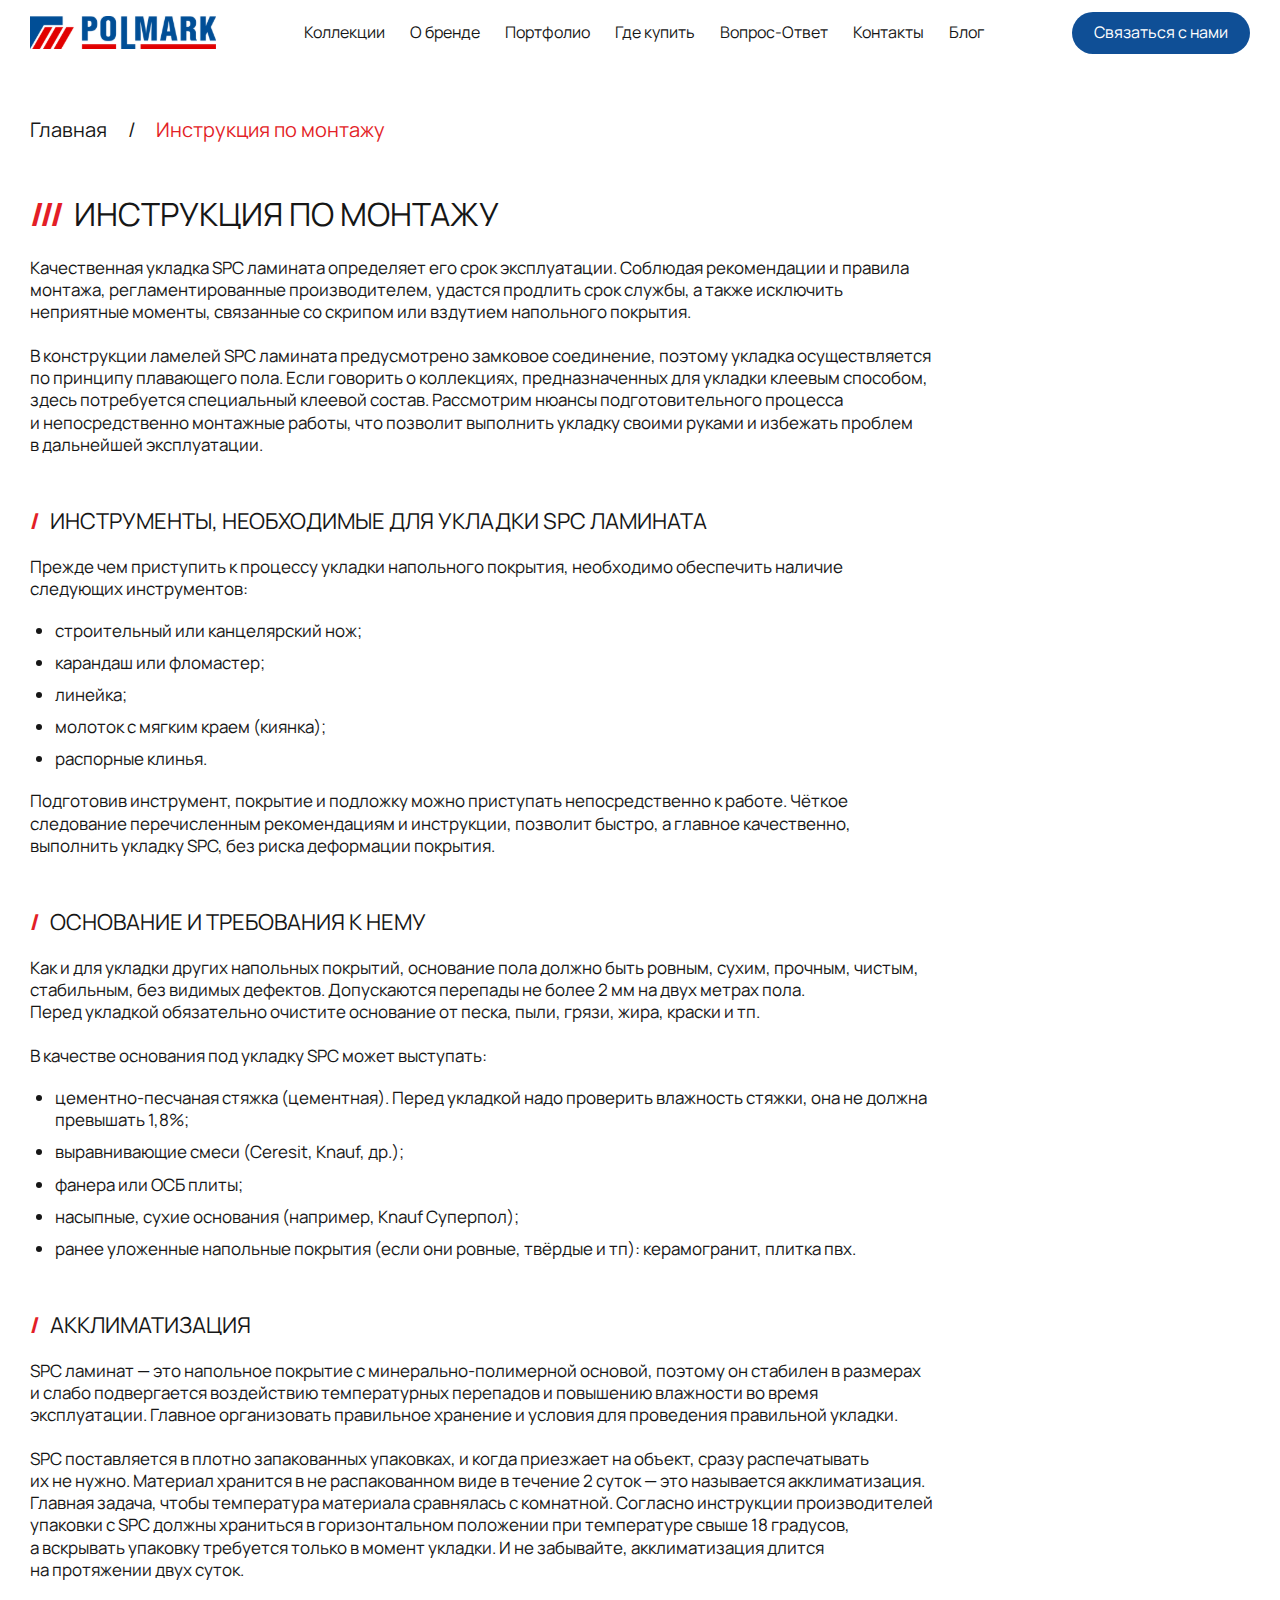
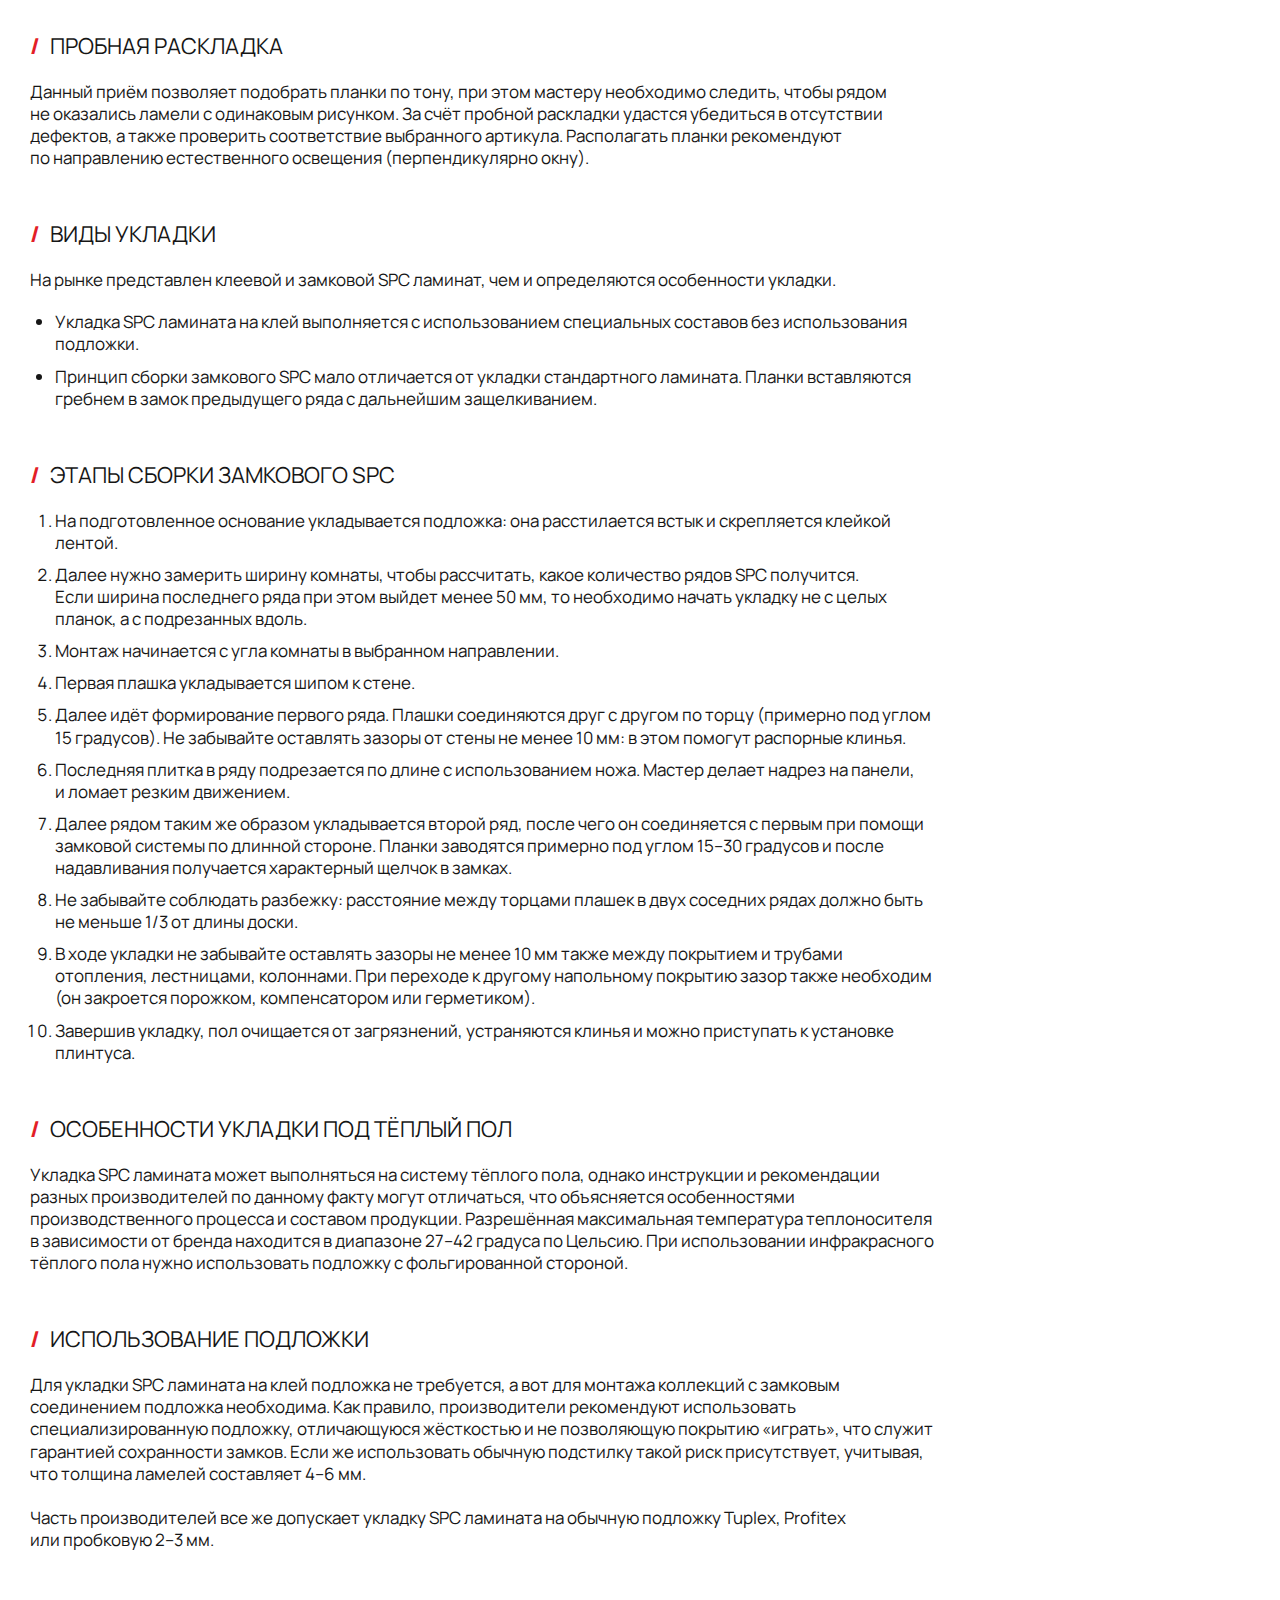
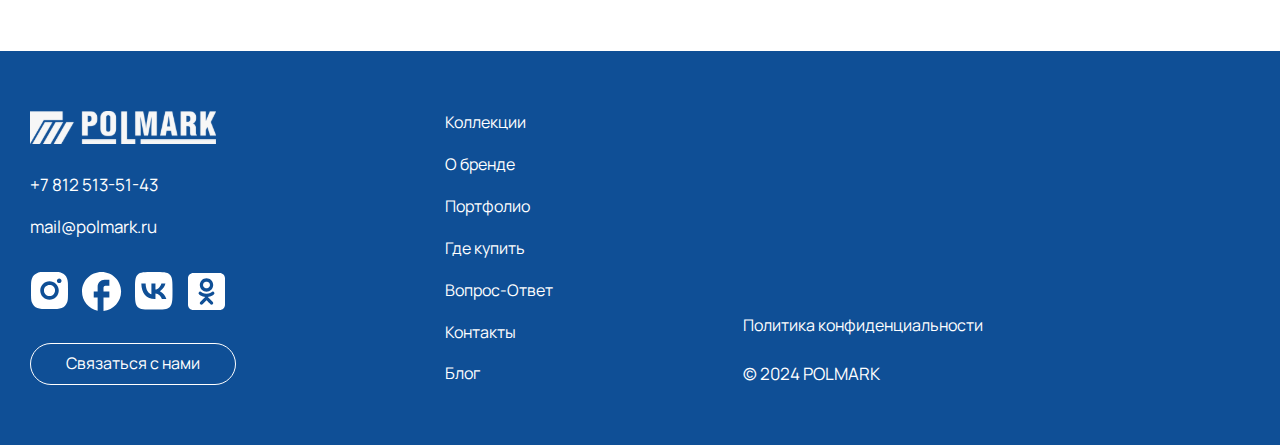
<file: instruction.html>
<!DOCTYPE html>
<html lang="ru">
  <head>
    <meta charset="utf-8">
    <meta http-equiv="X-UA-Compatible" content="IE=edge">
    <meta name="viewport" content="width=device-width, initial-scale=1">
    <title></title>

    <!-- CSS -->

    <link href="css/main.css" rel="stylesheet">
    <link href="css/media.css" rel="stylesheet">
    <link href="slick/slick.css" rel="stylesheet">
    <link href="slick/slick-theme.css" rel="stylesheet">
    <link rel="preconnect" href="https://fonts.googleapis.com">
    <link rel="preconnect" href="https://fonts.gstatic.com" crossorigin>
    <link href="https://fonts.googleapis.com/css2?family=Manrope:wght@200..800&display=swap" rel="stylesheet">
  </head>

  
  <body>

    <nav class="mt-mobile nav-open">
      <div class="mt-munu-mb">
        <div class="header_nav header_nav_burger">
              <ul>
                <li>
                  <a href="#">
                    Коллекции
                  </a>
                </li>
                <li>
                  <a href="#">
                    О бренде
                  </a>
                </li>
                <li>
                  <a href="#">
                    Портфолио
                  </a>
                </li>
                <li>
                  <a href="#">
                    Где купить
                  </a>
                </li>
                <li>
                  <a href="#">
                    Вопрос-Ответ
                  </a>
                </li>
                <li>
                  <a href="#">
                    Контакты
                  </a>
                </li>
                <li>
                  <a href="#">
                    Блог
                  </a>
                </li>
              </ul>
        </div>
        <div class="burger_links">
          <ul>
            <li>
              <a href="#">
                +7 812 513-51-43
              </a>
            </li>
            <li>
              <a href="#">
                mail@polmark.ru
              </a>
            </li>
          </ul>
        </div>
        <div class="burger_social">
          <ul>
            <li>
              <a href="#">
                <svg width="42" height="40" viewBox="0 0 42 40" fill="none" xmlns="http://www.w3.org/2000/svg">
                <path d="M22.4024 2C24.4836 2.00555 25.5399 2.01665 26.4519 2.04255L26.8108 2.0555C27.2252 2.0703 27.634 2.0888 28.128 2.111C30.0963 2.20349 31.4394 2.51429 32.6178 2.97123C33.8388 3.44112 34.8674 4.0775 35.8959 5.10422C36.837 6.02871 37.5649 7.14745 38.0289 8.38235C38.4859 9.56077 38.7967 10.9038 38.8892 12.874C38.9114 13.3661 38.9299 13.775 38.9447 14.1912L38.9558 14.5501C38.9835 15.4603 38.9946 16.5166 38.9983 18.5978L39.0002 19.9779V22.4013C39.0047 23.7507 38.9905 25.1 38.9576 26.449L38.9465 26.8079C38.9317 27.2241 38.9132 27.633 38.891 28.1251C38.7985 30.0953 38.484 31.4365 38.0289 32.6168C37.5649 33.8517 36.837 34.9704 35.8959 35.8949C34.9714 36.8359 33.8527 37.5639 32.6178 38.0279C31.4394 38.4848 30.0963 38.7956 28.128 38.8881L26.8108 38.9436L26.4519 38.9547C25.5399 38.9806 24.4836 38.9936 22.4024 38.9973L21.0223 38.9991H18.6007C17.2507 39.0039 15.9007 38.9897 14.5511 38.9566L14.1923 38.9455C13.7531 38.9288 13.314 38.9097 12.8751 38.8881C10.9067 38.7956 9.56367 38.4848 8.3834 38.0279C7.14916 37.5636 6.03107 36.8357 5.10713 35.8949C4.1654 34.9706 3.43682 33.8518 2.97228 32.6168C2.51534 31.4383 2.20455 30.0953 2.11205 28.1251L2.05655 26.8079L2.0473 26.449C2.0132 25.1001 1.99778 23.7507 2.00105 22.4013V18.5978C1.99593 17.2484 2.0095 15.8991 2.04175 14.5501L2.0547 14.1912C2.0695 13.775 2.088 13.3661 2.1102 12.874C2.2027 10.9038 2.51349 9.56262 2.97043 8.38235C3.43605 7.14694 4.16591 6.02816 5.10898 5.10422C6.03239 4.16361 7.14982 3.4357 8.3834 2.97123C9.56367 2.51429 10.9049 2.20349 12.8751 2.111C13.3672 2.0888 13.7779 2.0703 14.1923 2.0555L14.5511 2.0444C15.9001 2.01153 17.2495 1.99735 18.5988 2.00185L22.4024 2ZM20.5006 11.2498C18.0474 11.2498 15.6947 12.2243 13.96 13.959C12.2254 15.6936 11.2508 18.0464 11.2508 20.4996C11.2508 22.9527 12.2254 25.3055 13.96 27.0401C15.6947 28.7748 18.0474 29.7493 20.5006 29.7493C22.9538 29.7493 25.3065 28.7748 27.0412 27.0401C28.7759 25.3055 29.7504 22.9527 29.7504 20.4996C29.7504 18.0464 28.7759 15.6936 27.0412 13.959C25.3065 12.2243 22.9538 11.2498 20.5006 11.2498ZM20.5006 14.9497C21.2294 14.9496 21.9511 15.093 22.6245 15.3718C23.2979 15.6506 23.9098 16.0593 24.4252 16.5746C24.9407 17.0898 25.3496 17.7016 25.6286 18.3749C25.9076 19.0482 26.0513 19.7698 26.0514 20.4986C26.0515 21.2274 25.9081 21.9492 25.6293 22.6225C25.3505 23.2959 24.9418 23.9078 24.4265 24.4232C23.9113 24.9387 23.2995 25.3476 22.6262 25.6266C21.9529 25.9056 21.2313 26.0493 20.5025 26.0494C19.0305 26.0494 17.6189 25.4647 16.5781 24.4239C15.5373 23.3831 14.9526 21.9715 14.9526 20.4996C14.9526 19.0276 15.5373 17.616 16.5781 16.5752C17.6189 15.5344 19.0305 14.9497 20.5025 14.9497M30.2147 8.47484C29.6014 8.47484 29.0132 8.71847 28.5796 9.15214C28.1459 9.58581 27.9023 10.174 27.9023 10.7873C27.9023 11.4006 28.1459 11.9888 28.5796 12.4224C29.0132 12.8561 29.6014 13.0997 30.2147 13.0997C30.828 13.0997 31.4162 12.8561 31.8499 12.4224C32.2835 11.9888 32.5272 11.4006 32.5272 10.7873C32.5272 10.174 32.2835 9.58581 31.8499 9.15214C31.4162 8.71847 30.828 8.47484 30.2147 8.47484Z" fill="#0F4F96"/>
                </svg>
              </a>
            </li>
            <li>
              <a href="#">
                <svg width="42" height="40" viewBox="0 0 42 40" fill="none" xmlns="http://www.w3.org/2000/svg">
                <path d="M40.0977 20.5489C40.0977 9.75789 31.3398 1 20.5489 1C9.75789 1 1 9.75789 1 20.5489C1 30.0105 7.72481 37.8887 16.6391 39.7068V26.4135H12.7293V20.5489H16.6391V15.6617C16.6391 11.8887 19.7083 8.81955 23.4812 8.81955H28.3684V14.6842H24.4586C23.3835 14.6842 22.5038 15.5639 22.5038 16.6391V20.5489H28.3684V26.4135H22.5038V40C32.3759 39.0226 40.0977 30.6947 40.0977 20.5489Z" fill="#0F4F96"/>
                </svg>
              </a>
            </li>
            <li>
              <a href="#">
                <svg width="42" height="40" viewBox="0 0 42 40" fill="none" xmlns="http://www.w3.org/2000/svg">
                <path d="M4.625 3.625C2 6.275 2 10.5125 2 19V20.5C2 28.975 2 33.2125 4.625 35.875C7.275 38.5 11.5125 38.5 20 38.5H21.5C29.975 38.5 34.2125 38.5 36.875 35.875C39.5 33.225 39.5 28.9875 39.5 20.5V19C39.5 10.525 39.5 6.2875 36.875 3.625C34.225 1 29.9875 1 21.5 1H20C11.525 1 7.2875 1 4.625 3.625ZM8.325 12.4125H12.625C12.7625 19.5625 15.9125 22.5875 18.4125 23.2125V12.4125H22.45V18.575C24.9125 18.3125 27.5125 15.5 28.3875 12.4H32.4125C32.0841 14.0046 31.4284 15.5243 30.4864 16.8642C29.5444 18.2041 28.3363 19.3354 26.9375 20.1875C28.4988 20.9643 29.8777 22.0634 30.983 23.4122C32.0884 24.7611 32.8951 26.329 33.35 28.0125H28.9125C27.9625 25.05 25.5875 22.75 22.45 22.4375V28.0125H21.95C13.4 28.0125 8.525 22.1625 8.325 12.4125Z" fill="#0F4F96"/>
                </svg>
              </a>
            </li>
            <li>
              <a href="#">
                <svg width="42" height="40" viewBox="0 0 42 40" fill="none" xmlns="http://www.w3.org/2000/svg">
                <path d="M21.5 10.6801C21.0539 10.6578 20.608 10.7263 20.1892 10.8816C19.7704 11.037 19.3876 11.2758 19.064 11.5836C18.7404 11.8914 18.4827 12.2618 18.3066 12.6722C18.1306 13.0827 18.0398 13.5247 18.0398 13.9713C18.0398 14.4179 18.1306 14.8599 18.3066 15.2704C18.4827 15.6809 18.7404 16.0512 19.064 16.3591C19.3876 16.6669 19.7704 16.9057 20.1892 17.061C20.608 17.2163 21.0539 17.2849 21.5 17.2625C21.9461 17.2849 22.392 17.2163 22.8108 17.061C23.2296 16.9057 23.6124 16.6669 23.936 16.3591C24.2596 16.0512 24.5173 15.6809 24.6934 15.2704C24.8694 14.8599 24.9602 14.4179 24.9602 13.9713C24.9602 13.5247 24.8694 13.0827 24.6934 12.6722C24.5173 12.2618 24.2596 11.8914 23.936 11.5836C23.6124 11.2758 23.2296 11.037 22.8108 10.8816C22.392 10.7263 21.9461 10.6578 21.5 10.6801ZM34.7143 2H8.28571C5.37031 2 3 4.37031 3 7.28571V33.7143C3 36.6297 5.37031 39 8.28571 39H34.7143C37.6297 39 40 36.6297 40 33.7143V7.28571C40 4.37031 37.6297 2 34.7143 2ZM21.5 7.27746C23.2753 7.27746 24.9779 7.9827 26.2333 9.23804C27.4886 10.4934 28.1939 12.196 28.1939 13.9713C28.1939 15.7466 27.4886 17.4492 26.2333 18.7046C24.9779 19.9599 23.2753 20.6652 21.5 20.6652C19.7247 20.6652 18.0221 19.9599 16.7667 18.7046C15.5114 17.4492 14.8061 15.7466 14.8061 13.9713C14.8061 12.196 15.5114 10.4934 16.7667 9.23804C18.0221 7.9827 19.7247 7.27746 21.5 7.27746ZM26.3975 21.1772C27.785 20.0871 28.8339 20.723 29.2138 21.4746C29.858 22.796 29.123 23.4319 27.4382 24.5304C26.0259 25.4306 24.0768 25.7857 22.7967 25.9179L23.8703 26.9833L27.8098 30.9228C29.2469 32.4011 26.9013 34.7054 25.4478 33.2848C24.4567 32.2772 23.0114 30.8319 21.5083 29.3288L17.5687 33.2848C16.1069 34.7054 13.7696 32.3763 15.2232 30.9228L16.2556 29.8904C17.1145 29.0315 18.1221 28.0156 19.1627 26.9833L20.2281 25.9179C18.9563 25.7857 16.9824 25.4471 15.5536 24.5304C13.877 23.4319 13.1337 22.8042 13.7862 21.4746C14.1661 20.723 15.215 20.0871 16.6025 21.1772C16.6025 21.1772 18.4772 22.6638 21.5 22.6638C24.5228 22.6638 26.3975 21.1772 26.3975 21.1772Z" fill="#0F4F96"/>
                </svg>
              </a>
            </li>
          </ul>
        </div>
        <div class="header_button header_button_burger">
              <button>
                Связаться с нами
              </button>
        </div>
      </div>
    </nav>
    
    <div class="relative">
      <div class="burger">
        <i>
          <svg width="38" height="26" viewBox="0 0 38 26" fill="none" xmlns="http://www.w3.org/2000/svg">
          <path d="M0.25 25.5V21.3333H37.75V25.5H0.25ZM0.25 15.0833V10.9167H37.75V15.0833H0.25ZM0.25 4.66667V0.5H37.75V4.66667H0.25Z" fill="#0F4F96"/>
          </svg>
        </i>
        <i>
          <svg width="38" height="38" viewBox="0 0 38 38" fill="none" xmlns="http://www.w3.org/2000/svg">
          <path d="M28.5 9.5L9.5 28.5" stroke="#0F4F96" stroke-width="3" stroke-linecap="square" stroke-linejoin="round"/>
          <path d="M9.5 9.5L28.5 28.5" stroke="#0F4F96" stroke-width="3" stroke-linecap="square" stroke-linejoin="round"/>
          </svg>
        </i> 
      </div>
      <header class="header">
        <div class="container">
          <div class="header_wrap">
            <div class="header_logo">
              <a href="#">
                <img src="images/header_logo.svg" alt="">
              </a>
            </div>
            <div class="header_nav">
              <ul>
                <li>
                  <a href="#">
                    Коллекции
                  </a>
                </li>
                <li>
                  <a href="#">
                    О бренде
                  </a>
                </li>
                <li>
                  <a href="#">
                    Портфолио
                  </a>
                </li>
                <li>
                  <a href="#">
                    Где купить
                  </a>
                </li>
                <li>
                  <a href="#">
                    Вопрос-Ответ
                  </a>
                </li>
                <li>
                  <a href="#">
                    Контакты
                  </a>
                </li>
                <li>
                  <a href="#">
                    Блог
                  </a>
                </li>
              </ul>
            </div>
            <div class="header_button">
              <button>
                Связаться с нами
              </button>
            </div>
          </div>
        </div>
      </header>
    </div>

    

    
    <section class="seeds">
      <div class="container">
        <ul>
          <li>
            <a href="#">
              Главная
            </a>
          </li>
          <li>
            <p>
              Инструкция по монтажу
            </p>
          </li>
        </ul>
      </div>
    </section>
    
    <section class="instruction">
      <div class="container">
        <div class="instruction_width">
          <h2>
            <span>///</span>Инструкция по монтажу
          </h2>
          <p>
            Качественная укладка SPC ламината определяет его срок эксплуатации. Соблюдая рекомендации и правила монтажа, регламентированные производителем, удастся продлить срок службы, а также исключить неприятные моменты, связанные со скрипом или вздутием напольного покрытия. <br><br>В конструкции ламелей SPC ламината предусмотрено замковое соединение, поэтому укладка осуществляется по принципу плавающего пола. Если говорить о коллекциях, предназначенных для укладки клеевым способом, здесь потребуется специальный клеевой состав. Рассмотрим нюансы подготовительного процесса и непосредственно монтажные работы, что позволит выполнить укладку своими руками и избежать проблем в дальнейшей эксплуатации.
          </p>
          <h3>
            <span>/</span>Инструменты, необходимые для укладки SPC ламината
          </h3>
          <p>
            Прежде чем приступить к процессу укладки напольного покрытия, необходимо обеспечить наличие следующих инструментов:
          </p>
          <ul>
            <li>
              <p>
                строительный или канцелярский нож;
              </p>
            </li>
            <li>
              <p>
                карандаш или фломастер;
              </p>
            </li>
            <li>
              <p>
                линейка;
              </p>
            </li>
            <li>
              <p>
                молоток с мягким краем (киянка);
              </p>
            </li>
            <li>
              <p>
                распорные клинья.
              </p>
            </li>
          </ul>
          <p>
            Подготовив инструмент, покрытие и подложку можно приступать непосредственно к работе. Чёткое следование перечисленным рекомендациям и инструкции, позволит быстро, а главное качественно, выполнить укладку SPC, без риска деформации покрытия.
          </p>
          <h3>
            <span>/</span>Основание И требования к нему
          </h3>
          <p>
            Как и для укладки других напольных покрытий, основание пола должно быть ровным, сухим, прочным, чистым, стабильным, без видимых дефектов. Допускаются перепады не более 2 мм на двух метрах пола. Перед укладкой обязательно очистите основание от песка, пыли, грязи, жира, краски и тп. <br><br>В качестве основания под укладку SPC может выступать:
          </p>
          <ul>
            <li>
              <p>
                цементно-песчаная стяжка (цементная). Перед укладкой надо проверить влажность стяжки, она не должна превышать 1,8%;
              </p>
            </li>
            <li>
              <p>
                выравнивающие смеси (Ceresit, Knauf, др.);
              </p>
            </li>
            <li>
              <p>
                фанера или ОСБ плиты;
              </p>
            </li>
            <li>
              <p>
                насыпные, сухие основания (например, Knauf Суперпол);
              </p>
            </li>
            <li>
              <p>
                ранее уложенные напольные покрытия (если они ровные, твёрдые и тп): керамогранит, плитка пвх.
              </p>
            </li>
          </ul>
          <h3>
            <span>/</span>Акклиматизация
          </h3>
          <p>
            SPC ламинат — это напольное покрытие с минерально-полимерной основой, поэтому он стабилен в размерах и слабо подвергается воздействию температурных перепадов и повышению влажности во время эксплуатации. Главное организовать правильное хранение и условия для проведения правильной укладки. <br><br>SPC поставляется в плотно запакованных упаковках, и когда приезжает на объект, сразу распечатывать их не нужно. Материал хранится в не распакованном виде в течение 2 суток — это называется акклиматизация. Главная задача, чтобы температура материала сравнялась с комнатной. Согласно инструкции производителей упаковки с SPC должны храниться в горизонтальном положении при температуре свыше 18 градусов, а вскрывать упаковку требуется только в момент укладки. И не забывайте, акклиматизация длится на протяжении двух суток.
          </p>
          <h3>
            <span>/</span>Пробная раскладка
          </h3>
          <p>
            Данный приём позволяет подобрать планки по тону, при этом мастеру необходимо следить, чтобы рядом не оказались ламели с одинаковым рисунком. За счёт пробной раскладки удастся убедиться в отсутствии дефектов, а также проверить соответствие выбранного артикула. Располагать планки рекомендуют по направлению естественного освещения (перпендикулярно окну).
          </p>
          <h3>
            <span>/</span>Виды укладки
          </h3>
          <p>
            На рынке представлен клеевой и замковой SPC ламинат, чем и определяются особенности укладки.
          </p>
          <ul>
            <li>
              <p>
                Укладка SPC ламината на клей выполняется с использованием специальных составов без использования подложки.
              </p>
            </li>
            <li>
              <p>
                Принцип сборки замкового SPC мало отличается от укладки стандартного ламината. Планки вставляются гребнем в замок предыдущего ряда с дальнейшим защелкиванием.
              </p>
            </li>
          </ul>
          <h3>
            <span>/</span>этапы сборки замкового SPC
          </h3>
          <ol>
            <li>
              <p>
                На подготовленное основание укладывается подложка: она расстилается встык и скрепляется клейкой лентой.
              </p>
            </li>
            <li>
              <p>
                Далее нужно замерить ширину комнаты, чтобы рассчитать, какое количество рядов SPC получится. Если ширина последнего ряда при этом выйдет менее 50 мм, то необходимо начать укладку не с целых планок, а с подрезанных вдоль.
              </p>
            </li>
            <li>
              <p>
                Монтаж начинается с угла комнаты в выбранном направлении.
              </p>
            </li>
            <li>
              <p>
                Первая плашка укладывается шипом к стене.
              </p>
            </li>
            <li>
              <p>
                Далее идёт формирование первого ряда. Плашки соединяются друг с другом по торцу (примерно под углом 15 градусов). Не забывайте оставлять зазоры от стены не менее 10 мм: в этом помогут распорные клинья.
              </p>
            </li>
            <li>
              <p>
                Последняя плитка в ряду подрезается по длине с использованием ножа. Мастер делает надрез на панели, и ломает резким движением.
              </p>
            </li>
            <li>
              <p>
                Далее рядом таким же образом укладывается второй ряд, после чего он соединяется с первым при помощи замковой системы по длинной стороне. Планки заводятся примерно под углом 15–30 градусов и после надавливания получается характерный щелчок в замках.
              </p>
            </li>
            <li>
              <p>
                Не забывайте соблюдать разбежку: расстояние между торцами плашек в двух соседних рядах должно быть не меньше 1/3 от длины доски.
              </p>
            </li>
            <li>
              <p>
                В ходе укладки не забывайте оставлять зазоры не менее 10 мм также между покрытием и трубами отопления, лестницами, колоннами. При переходе к другому напольному покрытию зазор также необходим (он закроется порожком, компенсатором или герметиком).
              </p>
            </li>
            <li>
              <p>
                Завершив укладку, пол очищается от загрязнений, устраняются клинья и можно приступать к установке плинтуса.
              </p>
            </li>
          </ol>
          <h3>
            <span>/</span>Особенности укладки под тёплый пол
          </h3>
          <p>
            Укладка SPC ламината может выполняться на систему тёплого пола, однако инструкции и рекомендации разных производителей по данному факту могут отличаться, что объясняется особенностями производственного процесса и составом продукции. Разрешённая максимальная температура теплоносителя в зависимости от бренда находится в диапазоне 27–42 градуса по Цельсию. При использовании инфракрасного тёплого пола нужно использовать подложку с фольгированной стороной.
          </p>
          <h3>
            <span>/</span>Использование подложки
          </h3>
          <p>
            Для укладки SPC ламината на клей подложка не требуется, а вот для монтажа коллекций с замковым соединением подложка необходима. Как правило, производители рекомендуют использовать специализированную подложку, отличающуюся жёсткостью и не позволяющую покрытию «играть», что служит гарантией сохранности замков. Если же использовать обычную подстилку такой риск присутствует, учитывая, что толщина ламелей составляет 4–6 мм. <br><br>Часть производителей все же допускает укладку SPC ламината на обычную подложку Tuplex, Profitex или пробковую 2–3 мм.
          </p>
        </div>
      </div>
    </section>
    
    
    

    <footer class="footer">
      <div class="container">
        <div class="footer_wrap">
          <div class="footer_block">
            <div class="footer_logo">
              <a href="#">
                <img src="images/footer_logo.svg" alt="">
              </a>
            </div>
            <div class="footer_link">
              <ul>
                <li>
                  <a href="#">
                    +7 812 513-51-43
                  </a>
                </li>
                <li>
                  <a href="#">
                    mail@polmark.ru
                  </a>
                </li>
              </ul>
            </div>
            <div class="footer_social">
              <ul>
                <li>
                  <a href="#">
                    <svg width="40" height="40" viewBox="0 0 40 40" fill="none" xmlns="http://www.w3.org/2000/svg">
                    <path d="M21.4024 1C23.4836 1.00555 24.5399 1.01665 25.4519 1.04255L25.8108 1.0555C26.2252 1.0703 26.634 1.0888 27.128 1.111C29.0963 1.20349 30.4394 1.51429 31.6178 1.97123C32.8388 2.44112 33.8674 3.0775 34.8959 4.10422C35.837 5.02871 36.5649 6.14745 37.0289 7.38235C37.4859 8.56077 37.7967 9.90383 37.8892 11.874C37.9114 12.3661 37.9299 12.775 37.9447 13.1912L37.9558 13.5501C37.9835 14.4603 37.9946 15.5166 37.9983 17.5978L38.0002 18.9779V21.4013C38.0047 22.7507 37.9905 24.1 37.9576 25.449L37.9465 25.8079C37.9317 26.2241 37.9132 26.633 37.891 27.1251C37.7985 29.0953 37.484 30.4365 37.0289 31.6168C36.5649 32.8517 35.837 33.9704 34.8959 34.8949C33.9714 35.8359 32.8527 36.5639 31.6178 37.0279C30.4394 37.4848 29.0963 37.7956 27.128 37.8881L25.8108 37.9436L25.4519 37.9547C24.5399 37.9806 23.4836 37.9936 21.4024 37.9973L20.0223 37.9991H17.6007C16.2507 38.0039 14.9007 37.9897 13.5511 37.9566L13.1923 37.9455C12.7531 37.9288 12.314 37.9097 11.8751 37.8881C9.90674 37.7956 8.56367 37.4848 7.3834 37.0279C6.14916 36.5636 5.03107 35.8357 4.10713 34.8949C3.1654 33.9706 2.43682 32.8518 1.97228 31.6168C1.51534 30.4383 1.20455 29.0953 1.11205 27.1251L1.05655 25.8079L1.0473 25.449C1.0132 24.1001 0.997781 22.7507 1.00105 21.4013V17.5978C0.995932 16.2484 1.0095 14.8991 1.04175 13.5501L1.0547 13.1912C1.0695 12.775 1.088 12.3661 1.1102 11.874C1.2027 9.90383 1.51349 8.56262 1.97043 7.38235C2.43605 6.14694 3.16591 5.02816 4.10898 4.10422C5.03239 3.16361 6.14982 2.4357 7.3834 1.97123C8.56367 1.51429 9.90489 1.20349 11.8751 1.111C12.3672 1.0888 12.7779 1.0703 13.1923 1.0555L13.5511 1.0444C14.9001 1.01153 16.2495 0.997346 17.5988 1.00185L21.4024 1ZM19.5006 10.2498C17.0474 10.2498 14.6947 11.2243 12.96 12.959C11.2254 14.6936 10.2508 17.0464 10.2508 19.4996C10.2508 21.9527 11.2254 24.3055 12.96 26.0401C14.6947 27.7748 17.0474 28.7493 19.5006 28.7493C21.9538 28.7493 24.3065 27.7748 26.0412 26.0401C27.7759 24.3055 28.7504 21.9527 28.7504 19.4996C28.7504 17.0464 27.7759 14.6936 26.0412 12.959C24.3065 11.2243 21.9538 10.2498 19.5006 10.2498ZM19.5006 13.9497C20.2294 13.9496 20.9511 14.093 21.6245 14.3718C22.2979 14.6506 22.9098 15.0593 23.4252 15.5746C23.9407 16.0898 24.3496 16.7016 24.6286 17.3749C24.9076 18.0482 25.0513 18.7698 25.0514 19.4986C25.0515 20.2274 24.9081 20.9492 24.6293 21.6225C24.3505 22.2959 23.9418 22.9078 23.4265 23.4232C22.9113 23.9387 22.2995 24.3476 21.6262 24.6266C20.9529 24.9056 20.2313 25.0493 19.5025 25.0494C18.0305 25.0494 16.6189 24.4647 15.5781 23.4239C14.5373 22.3831 13.9526 20.9715 13.9526 19.4996C13.9526 18.0276 14.5373 16.616 15.5781 15.5752C16.6189 14.5344 18.0305 13.9497 19.5025 13.9497M29.2147 7.47484C28.6014 7.47484 28.0132 7.71847 27.5796 8.15214C27.1459 8.58581 26.9023 9.17399 26.9023 9.78729C26.9023 10.4006 27.1459 10.9888 27.5796 11.4224C28.0132 11.8561 28.6014 12.0997 29.2147 12.0997C29.828 12.0997 30.4162 11.8561 30.8499 11.4224C31.2835 10.9888 31.5272 10.4006 31.5272 9.78729C31.5272 9.17399 31.2835 8.58581 30.8499 8.15214C30.4162 7.71847 29.828 7.47484 29.2147 7.47484Z" fill="white"/>
                    </svg>
                  </a>
                </li>
                <li>
                  <a href="#">
                    <svg width="40" height="40" viewBox="0 0 40 40" fill="none" xmlns="http://www.w3.org/2000/svg">
                    <path d="M39.0977 20.5489C39.0977 9.75789 30.3398 1 19.5489 1C8.75789 1 0 9.75789 0 20.5489C0 30.0105 6.72481 37.8887 15.6391 39.7068V26.4135H11.7293V20.5489H15.6391V15.6617C15.6391 11.8887 18.7083 8.81955 22.4812 8.81955H27.3684V14.6842H23.4586C22.3835 14.6842 21.5038 15.5639 21.5038 16.6391V20.5489H27.3684V26.4135H21.5038V40C31.3759 39.0226 39.0977 30.6947 39.0977 20.5489Z" fill="white"/>
                    </svg>
                  </a>
                </li>
                <li>
                  <a href="#">
                    <svg width="40" height="40" viewBox="0 0 40 40" fill="none" xmlns="http://www.w3.org/2000/svg">
                    <path d="M3.625 3.625C1 6.275 1 10.5125 1 19V20.5C1 28.975 1 33.2125 3.625 35.875C6.275 38.5 10.5125 38.5 19 38.5H20.5C28.975 38.5 33.2125 38.5 35.875 35.875C38.5 33.225 38.5 28.9875 38.5 20.5V19C38.5 10.525 38.5 6.2875 35.875 3.625C33.225 1 28.9875 1 20.5 1H19C10.525 1 6.2875 1 3.625 3.625ZM7.325 12.4125H11.625C11.7625 19.5625 14.9125 22.5875 17.4125 23.2125V12.4125H21.45V18.575C23.9125 18.3125 26.5125 15.5 27.3875 12.4H31.4125C31.0841 14.0046 30.4284 15.5243 29.4864 16.8642C28.5444 18.2041 27.3363 19.3354 25.9375 20.1875C27.4988 20.9643 28.8777 22.0634 29.983 23.4122C31.0884 24.7611 31.8951 26.329 32.35 28.0125H27.9125C26.9625 25.05 24.5875 22.75 21.45 22.4375V28.0125H20.95C12.4 28.0125 7.525 22.1625 7.325 12.4125Z" fill="white"/>
                    </svg>
                  </a>
                </li>
                <li>
                  <a href="#">
                    <svg width="40" height="40" viewBox="0 0 40 40" fill="none" xmlns="http://www.w3.org/2000/svg">
                    <path d="M20.5 10.6801C20.0539 10.6578 19.608 10.7263 19.1892 10.8816C18.7704 11.037 18.3876 11.2758 18.064 11.5836C17.7404 11.8914 17.4827 12.2618 17.3066 12.6722C17.1306 13.0827 17.0398 13.5247 17.0398 13.9713C17.0398 14.4179 17.1306 14.8599 17.3066 15.2704C17.4827 15.6809 17.7404 16.0512 18.064 16.3591C18.3876 16.6669 18.7704 16.9057 19.1892 17.061C19.608 17.2163 20.0539 17.2849 20.5 17.2625C20.9461 17.2849 21.392 17.2163 21.8108 17.061C22.2296 16.9057 22.6124 16.6669 22.936 16.3591C23.2596 16.0512 23.5173 15.6809 23.6934 15.2704C23.8694 14.8599 23.9602 14.4179 23.9602 13.9713C23.9602 13.5247 23.8694 13.0827 23.6934 12.6722C23.5173 12.2618 23.2596 11.8914 22.936 11.5836C22.6124 11.2758 22.2296 11.037 21.8108 10.8816C21.392 10.7263 20.9461 10.6578 20.5 10.6801ZM33.7143 2H7.28571C4.37031 2 2 4.37031 2 7.28571V33.7143C2 36.6297 4.37031 39 7.28571 39H33.7143C36.6297 39 39 36.6297 39 33.7143V7.28571C39 4.37031 36.6297 2 33.7143 2ZM20.5 7.27746C22.2753 7.27746 23.9779 7.9827 25.2333 9.23804C26.4886 10.4934 27.1939 12.196 27.1939 13.9713C27.1939 15.7466 26.4886 17.4492 25.2333 18.7046C23.9779 19.9599 22.2753 20.6652 20.5 20.6652C18.7247 20.6652 17.0221 19.9599 15.7667 18.7046C14.5114 17.4492 13.8061 15.7466 13.8061 13.9713C13.8061 12.196 14.5114 10.4934 15.7667 9.23804C17.0221 7.9827 18.7247 7.27746 20.5 7.27746ZM25.3975 21.1772C26.785 20.0871 27.8339 20.723 28.2138 21.4746C28.858 22.796 28.123 23.4319 26.4382 24.5304C25.0259 25.4306 23.0768 25.7857 21.7967 25.9179L22.8703 26.9833L26.8098 30.9228C28.2469 32.4011 25.9013 34.7054 24.4478 33.2848C23.4567 32.2772 22.0114 30.8319 20.5083 29.3288L16.5687 33.2848C15.1069 34.7054 12.7696 32.3763 14.2232 30.9228L15.2556 29.8904C16.1145 29.0315 17.1221 28.0156 18.1627 26.9833L19.2281 25.9179C17.9563 25.7857 15.9824 25.4471 14.5536 24.5304C12.877 23.4319 12.1337 22.8042 12.7862 21.4746C13.1661 20.723 14.215 20.0871 15.6025 21.1772C15.6025 21.1772 17.4772 22.6638 20.5 22.6638C23.5228 22.6638 25.3975 21.1772 25.3975 21.1772Z" fill="white"/>
                    </svg>
                  </a>
                </li>
              </ul>
            </div>
            <div class="footer_button">
              <button>
                Связаться с нами
              </button>
            </div>
          </div>
          <div class="footer_block">
            <div class="footer_nav">
              <ul>
                <li>
                  <a href="#">
                    Коллекции
                  </a>
                </li>
                <li>
                  <a href="#">
                    О бренде
                  </a>
                </li>
                <li>
                  <a href="#">
                    Портфолио
                  </a>
                </li>
                <li>
                  <a href="#">
                    Где купить
                  </a>
                </li>
                <li>
                  <a href="#">
                    Вопрос-Ответ
                  </a>
                </li>
                <li>
                  <a href="#">
                    Контакты
                  </a>
                </li>
                <li>
                  <a href="#">
                    Блог
                  </a>
                </li>
              </ul>
            </div>
          </div>
          <div class="footer_block">
            <div class="footer_politica">
              <a href="#">
                Политика конфиденциальности
              </a>
            </div>
            <div class="footer_title">
              <p>
                © 2024 POLMARK
              </p>
            </div>
          </div>
        </div>
      </div>
    </footer>
   

    <script src='https://ajax.googleapis.com/ajax/libs/jquery/3.2.1/jquery.min.js'></script>
    <script type="text/javascript" src="js/main.js"></script>
    <script type="text/javascript" src="slick/slick.min.js"></script>
  </body>

  
</html>
</file>
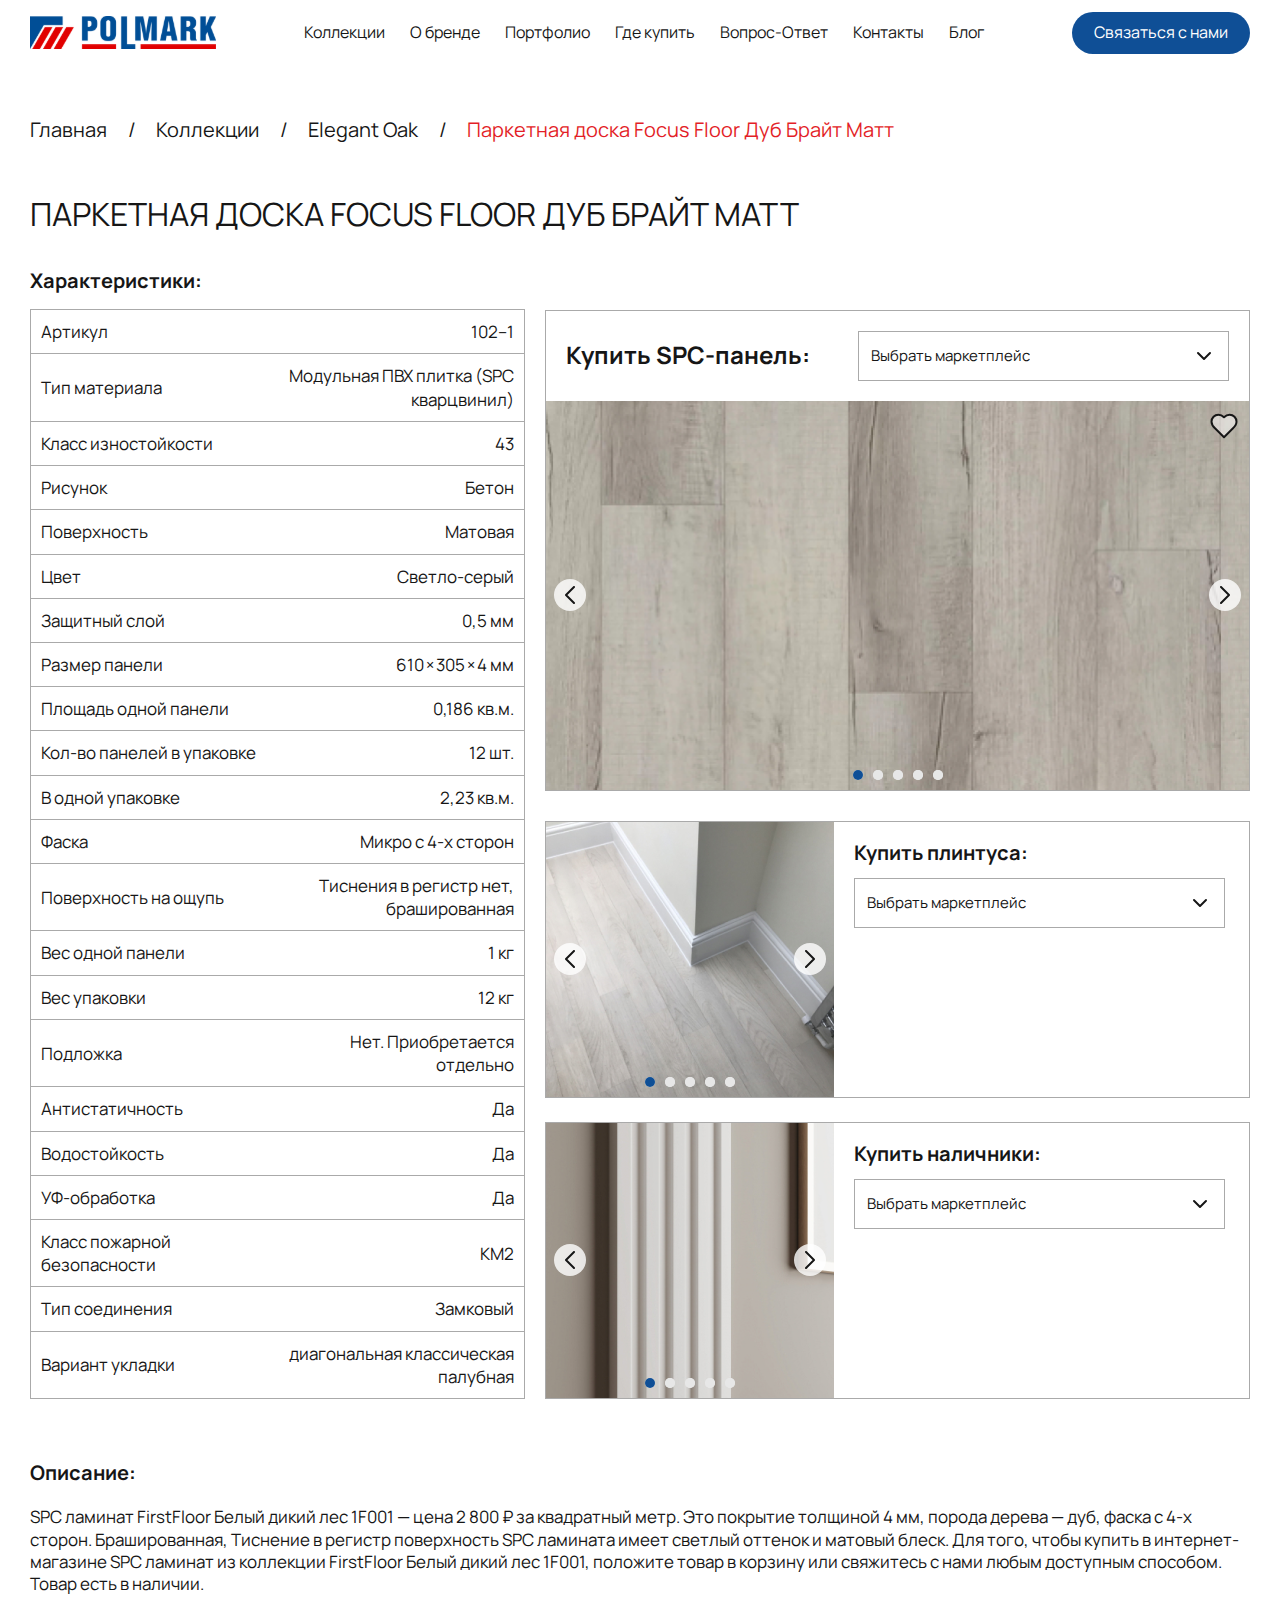
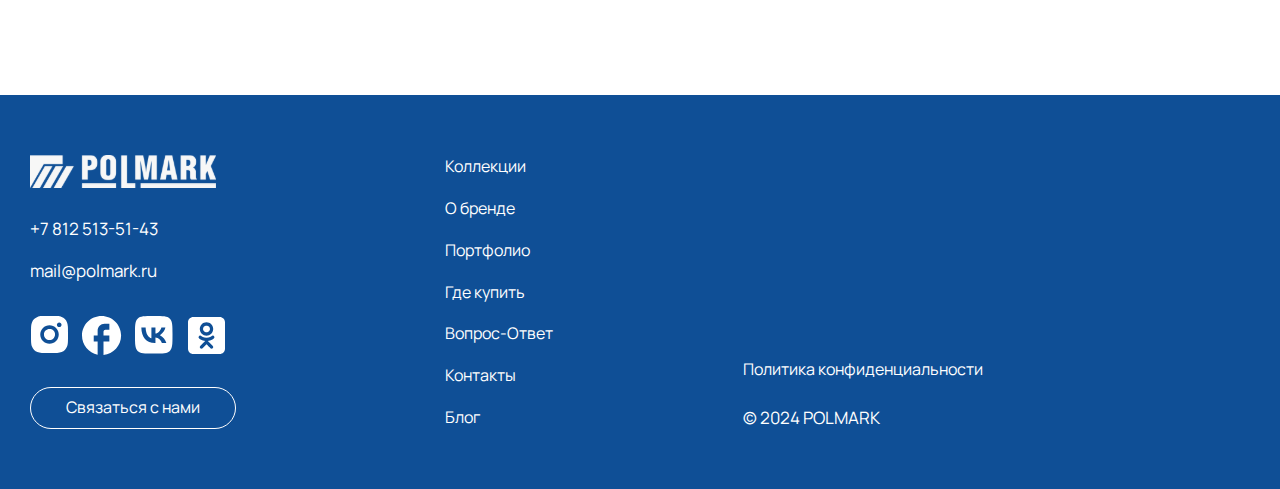
<file: item_page.html>
<!DOCTYPE html>
<html lang="ru">
  <head>
    <meta charset="utf-8">
    <meta http-equiv="X-UA-Compatible" content="IE=edge">
    <meta name="viewport" content="width=device-width, initial-scale=1">
    <title></title>

    <!-- CSS -->

    <link href="css/main.css" rel="stylesheet">
    <link href="css/media.css" rel="stylesheet">
    <link href="slick/slick.css" rel="stylesheet">
    <link href="slick/slick-theme.css" rel="stylesheet">
    <link rel="preconnect" href="https://fonts.googleapis.com">
    <link rel="preconnect" href="https://fonts.gstatic.com" crossorigin>
    <link href="https://fonts.googleapis.com/css2?family=Manrope:wght@200..800&display=swap" rel="stylesheet">
  </head>

  
  <body>

    <nav class="mt-mobile nav-open">
      <div class="mt-munu-mb">
        <div class="header_nav header_nav_burger">
              <ul>
                <li>
                  <a href="#">
                    Коллекции
                  </a>
                </li>
                <li>
                  <a href="#">
                    О бренде
                  </a>
                </li>
                <li>
                  <a href="#">
                    Портфолио
                  </a>
                </li>
                <li>
                  <a href="#">
                    Где купить
                  </a>
                </li>
                <li>
                  <a href="#">
                    Вопрос-Ответ
                  </a>
                </li>
                <li>
                  <a href="#">
                    Контакты
                  </a>
                </li>
                <li>
                  <a href="#">
                    Блог
                  </a>
                </li>
              </ul>
        </div>
        <div class="burger_links">
          <ul>
            <li>
              <a href="#">
                +7 812 513-51-43
              </a>
            </li>
            <li>
              <a href="#">
                mail@polmark.ru
              </a>
            </li>
          </ul>
        </div>
        <div class="burger_social">
          <ul>
            <li>
              <a href="#">
                <svg width="42" height="40" viewBox="0 0 42 40" fill="none" xmlns="http://www.w3.org/2000/svg">
                <path d="M22.4024 2C24.4836 2.00555 25.5399 2.01665 26.4519 2.04255L26.8108 2.0555C27.2252 2.0703 27.634 2.0888 28.128 2.111C30.0963 2.20349 31.4394 2.51429 32.6178 2.97123C33.8388 3.44112 34.8674 4.0775 35.8959 5.10422C36.837 6.02871 37.5649 7.14745 38.0289 8.38235C38.4859 9.56077 38.7967 10.9038 38.8892 12.874C38.9114 13.3661 38.9299 13.775 38.9447 14.1912L38.9558 14.5501C38.9835 15.4603 38.9946 16.5166 38.9983 18.5978L39.0002 19.9779V22.4013C39.0047 23.7507 38.9905 25.1 38.9576 26.449L38.9465 26.8079C38.9317 27.2241 38.9132 27.633 38.891 28.1251C38.7985 30.0953 38.484 31.4365 38.0289 32.6168C37.5649 33.8517 36.837 34.9704 35.8959 35.8949C34.9714 36.8359 33.8527 37.5639 32.6178 38.0279C31.4394 38.4848 30.0963 38.7956 28.128 38.8881L26.8108 38.9436L26.4519 38.9547C25.5399 38.9806 24.4836 38.9936 22.4024 38.9973L21.0223 38.9991H18.6007C17.2507 39.0039 15.9007 38.9897 14.5511 38.9566L14.1923 38.9455C13.7531 38.9288 13.314 38.9097 12.8751 38.8881C10.9067 38.7956 9.56367 38.4848 8.3834 38.0279C7.14916 37.5636 6.03107 36.8357 5.10713 35.8949C4.1654 34.9706 3.43682 33.8518 2.97228 32.6168C2.51534 31.4383 2.20455 30.0953 2.11205 28.1251L2.05655 26.8079L2.0473 26.449C2.0132 25.1001 1.99778 23.7507 2.00105 22.4013V18.5978C1.99593 17.2484 2.0095 15.8991 2.04175 14.5501L2.0547 14.1912C2.0695 13.775 2.088 13.3661 2.1102 12.874C2.2027 10.9038 2.51349 9.56262 2.97043 8.38235C3.43605 7.14694 4.16591 6.02816 5.10898 5.10422C6.03239 4.16361 7.14982 3.4357 8.3834 2.97123C9.56367 2.51429 10.9049 2.20349 12.8751 2.111C13.3672 2.0888 13.7779 2.0703 14.1923 2.0555L14.5511 2.0444C15.9001 2.01153 17.2495 1.99735 18.5988 2.00185L22.4024 2ZM20.5006 11.2498C18.0474 11.2498 15.6947 12.2243 13.96 13.959C12.2254 15.6936 11.2508 18.0464 11.2508 20.4996C11.2508 22.9527 12.2254 25.3055 13.96 27.0401C15.6947 28.7748 18.0474 29.7493 20.5006 29.7493C22.9538 29.7493 25.3065 28.7748 27.0412 27.0401C28.7759 25.3055 29.7504 22.9527 29.7504 20.4996C29.7504 18.0464 28.7759 15.6936 27.0412 13.959C25.3065 12.2243 22.9538 11.2498 20.5006 11.2498ZM20.5006 14.9497C21.2294 14.9496 21.9511 15.093 22.6245 15.3718C23.2979 15.6506 23.9098 16.0593 24.4252 16.5746C24.9407 17.0898 25.3496 17.7016 25.6286 18.3749C25.9076 19.0482 26.0513 19.7698 26.0514 20.4986C26.0515 21.2274 25.9081 21.9492 25.6293 22.6225C25.3505 23.2959 24.9418 23.9078 24.4265 24.4232C23.9113 24.9387 23.2995 25.3476 22.6262 25.6266C21.9529 25.9056 21.2313 26.0493 20.5025 26.0494C19.0305 26.0494 17.6189 25.4647 16.5781 24.4239C15.5373 23.3831 14.9526 21.9715 14.9526 20.4996C14.9526 19.0276 15.5373 17.616 16.5781 16.5752C17.6189 15.5344 19.0305 14.9497 20.5025 14.9497M30.2147 8.47484C29.6014 8.47484 29.0132 8.71847 28.5796 9.15214C28.1459 9.58581 27.9023 10.174 27.9023 10.7873C27.9023 11.4006 28.1459 11.9888 28.5796 12.4224C29.0132 12.8561 29.6014 13.0997 30.2147 13.0997C30.828 13.0997 31.4162 12.8561 31.8499 12.4224C32.2835 11.9888 32.5272 11.4006 32.5272 10.7873C32.5272 10.174 32.2835 9.58581 31.8499 9.15214C31.4162 8.71847 30.828 8.47484 30.2147 8.47484Z" fill="#0F4F96"/>
                </svg>
              </a>
            </li>
            <li>
              <a href="#">
                <svg width="42" height="40" viewBox="0 0 42 40" fill="none" xmlns="http://www.w3.org/2000/svg">
                <path d="M40.0977 20.5489C40.0977 9.75789 31.3398 1 20.5489 1C9.75789 1 1 9.75789 1 20.5489C1 30.0105 7.72481 37.8887 16.6391 39.7068V26.4135H12.7293V20.5489H16.6391V15.6617C16.6391 11.8887 19.7083 8.81955 23.4812 8.81955H28.3684V14.6842H24.4586C23.3835 14.6842 22.5038 15.5639 22.5038 16.6391V20.5489H28.3684V26.4135H22.5038V40C32.3759 39.0226 40.0977 30.6947 40.0977 20.5489Z" fill="#0F4F96"/>
                </svg>
              </a>
            </li>
            <li>
              <a href="#">
                <svg width="42" height="40" viewBox="0 0 42 40" fill="none" xmlns="http://www.w3.org/2000/svg">
                <path d="M4.625 3.625C2 6.275 2 10.5125 2 19V20.5C2 28.975 2 33.2125 4.625 35.875C7.275 38.5 11.5125 38.5 20 38.5H21.5C29.975 38.5 34.2125 38.5 36.875 35.875C39.5 33.225 39.5 28.9875 39.5 20.5V19C39.5 10.525 39.5 6.2875 36.875 3.625C34.225 1 29.9875 1 21.5 1H20C11.525 1 7.2875 1 4.625 3.625ZM8.325 12.4125H12.625C12.7625 19.5625 15.9125 22.5875 18.4125 23.2125V12.4125H22.45V18.575C24.9125 18.3125 27.5125 15.5 28.3875 12.4H32.4125C32.0841 14.0046 31.4284 15.5243 30.4864 16.8642C29.5444 18.2041 28.3363 19.3354 26.9375 20.1875C28.4988 20.9643 29.8777 22.0634 30.983 23.4122C32.0884 24.7611 32.8951 26.329 33.35 28.0125H28.9125C27.9625 25.05 25.5875 22.75 22.45 22.4375V28.0125H21.95C13.4 28.0125 8.525 22.1625 8.325 12.4125Z" fill="#0F4F96"/>
                </svg>
              </a>
            </li>
            <li>
              <a href="#">
                <svg width="42" height="40" viewBox="0 0 42 40" fill="none" xmlns="http://www.w3.org/2000/svg">
                <path d="M21.5 10.6801C21.0539 10.6578 20.608 10.7263 20.1892 10.8816C19.7704 11.037 19.3876 11.2758 19.064 11.5836C18.7404 11.8914 18.4827 12.2618 18.3066 12.6722C18.1306 13.0827 18.0398 13.5247 18.0398 13.9713C18.0398 14.4179 18.1306 14.8599 18.3066 15.2704C18.4827 15.6809 18.7404 16.0512 19.064 16.3591C19.3876 16.6669 19.7704 16.9057 20.1892 17.061C20.608 17.2163 21.0539 17.2849 21.5 17.2625C21.9461 17.2849 22.392 17.2163 22.8108 17.061C23.2296 16.9057 23.6124 16.6669 23.936 16.3591C24.2596 16.0512 24.5173 15.6809 24.6934 15.2704C24.8694 14.8599 24.9602 14.4179 24.9602 13.9713C24.9602 13.5247 24.8694 13.0827 24.6934 12.6722C24.5173 12.2618 24.2596 11.8914 23.936 11.5836C23.6124 11.2758 23.2296 11.037 22.8108 10.8816C22.392 10.7263 21.9461 10.6578 21.5 10.6801ZM34.7143 2H8.28571C5.37031 2 3 4.37031 3 7.28571V33.7143C3 36.6297 5.37031 39 8.28571 39H34.7143C37.6297 39 40 36.6297 40 33.7143V7.28571C40 4.37031 37.6297 2 34.7143 2ZM21.5 7.27746C23.2753 7.27746 24.9779 7.9827 26.2333 9.23804C27.4886 10.4934 28.1939 12.196 28.1939 13.9713C28.1939 15.7466 27.4886 17.4492 26.2333 18.7046C24.9779 19.9599 23.2753 20.6652 21.5 20.6652C19.7247 20.6652 18.0221 19.9599 16.7667 18.7046C15.5114 17.4492 14.8061 15.7466 14.8061 13.9713C14.8061 12.196 15.5114 10.4934 16.7667 9.23804C18.0221 7.9827 19.7247 7.27746 21.5 7.27746ZM26.3975 21.1772C27.785 20.0871 28.8339 20.723 29.2138 21.4746C29.858 22.796 29.123 23.4319 27.4382 24.5304C26.0259 25.4306 24.0768 25.7857 22.7967 25.9179L23.8703 26.9833L27.8098 30.9228C29.2469 32.4011 26.9013 34.7054 25.4478 33.2848C24.4567 32.2772 23.0114 30.8319 21.5083 29.3288L17.5687 33.2848C16.1069 34.7054 13.7696 32.3763 15.2232 30.9228L16.2556 29.8904C17.1145 29.0315 18.1221 28.0156 19.1627 26.9833L20.2281 25.9179C18.9563 25.7857 16.9824 25.4471 15.5536 24.5304C13.877 23.4319 13.1337 22.8042 13.7862 21.4746C14.1661 20.723 15.215 20.0871 16.6025 21.1772C16.6025 21.1772 18.4772 22.6638 21.5 22.6638C24.5228 22.6638 26.3975 21.1772 26.3975 21.1772Z" fill="#0F4F96"/>
                </svg>
              </a>
            </li>
          </ul>
        </div>
        <div class="header_button header_button_burger">
              <button>
                Связаться с нами
              </button>
        </div>
      </div>
    </nav>
    
    <div class="relative">
      <div class="burger">
        <i>
          <svg width="38" height="26" viewBox="0 0 38 26" fill="none" xmlns="http://www.w3.org/2000/svg">
          <path d="M0.25 25.5V21.3333H37.75V25.5H0.25ZM0.25 15.0833V10.9167H37.75V15.0833H0.25ZM0.25 4.66667V0.5H37.75V4.66667H0.25Z" fill="#0F4F96"/>
          </svg>
        </i>
        <i>
          <svg width="38" height="38" viewBox="0 0 38 38" fill="none" xmlns="http://www.w3.org/2000/svg">
          <path d="M28.5 9.5L9.5 28.5" stroke="#0F4F96" stroke-width="3" stroke-linecap="square" stroke-linejoin="round"/>
          <path d="M9.5 9.5L28.5 28.5" stroke="#0F4F96" stroke-width="3" stroke-linecap="square" stroke-linejoin="round"/>
          </svg>
        </i> 
      </div>
      <header class="header">
        <div class="container">
          <div class="header_wrap">
            <div class="header_logo">
              <a href="#">
                <img src="images/header_logo.svg" alt="">
              </a>
            </div>
            <div class="header_nav">
              <ul>
                <li>
                  <a href="#">
                    Коллекции
                  </a>
                </li>
                <li>
                  <a href="#">
                    О бренде
                  </a>
                </li>
                <li>
                  <a href="#">
                    Портфолио
                  </a>
                </li>
                <li>
                  <a href="#">
                    Где купить
                  </a>
                </li>
                <li>
                  <a href="#">
                    Вопрос-Ответ
                  </a>
                </li>
                <li>
                  <a href="#">
                    Контакты
                  </a>
                </li>
                <li>
                  <a href="#">
                    Блог
                  </a>
                </li>
              </ul>
            </div>
            <div class="header_button">
              <button>
                Связаться с нами
              </button>
            </div>
          </div>
        </div>
      </header>
    </div>

    

    
    <section class="seeds">
      <div class="container">
        <ul>
          <li>
            <a href="#">
              Главная
            </a>
          </li>
          <li>
            <a href="#">
              Коллекции
            </a>
          </li>
          <li>
            <a href="#">
              Elegant Oak
            </a>
          </li>
          <li>
            <p>
              Паркетная доска Focus Floor Дуб Брайт Матт
            </p>
          </li>
        </ul>
      </div>
    </section>
    

    
    <section class="item">
      <div class="container">
        <h1>
          Паркетная доска Focus Floor Дуб Брайт Матт
        </h1>
        <div class="item_wrap">
          <div class="item_block">
            <h3>
              Характеристики:
            </h3>
            <ul>
              <li>
                <p>
                  Артикул
                </p>
                <p>
                  102–1
                </p>
              </li>
              <li>
                <p>
                  Тип материала
                </p>
                <p>
                  Модульная ПВХ плитка (SPC кварцвинил)
                </p>
              </li>
              <li>
                <p>
                  Класс изностойкости
                </p>
                <p>
                  43
                </p>
              </li>
              <li>
                <p>
                  Рисунок
                </p>
                <p>
                  Бетон
                </p>
              </li>
              <li>
                <p>
                  Поверхность
                </p>
                <p>
                  Матовая
                </p>
              </li>
              <li>
                <p>
                  Цвет
                </p>
                <p>
                  Светло-серый
                </p>
              </li>
              <li>
                <p>
                  Защитный слой
                </p>
                <p>
                  0,5 мм
                </p>
              </li>
              <li>
                <p>
                  Размер панели
                </p>
                <p>
                  610 × 305 × 4 мм
                </p>
              </li>
              <li>
                <p>
                  Площадь одной панели
                </p>
                <p>
                  0,186 кв.м.
                </p>
              </li>
              <li>
                <p>
                  Кол-во панелей в упаковке
                </p>
                <p>
                  12 шт.
                </p>
              </li>
              <li>
                <p>
                  В одной упаковке
                </p>
                <p>
                  2,23 кв.м.
                </p>
              </li>
              <li>
                <p>
                  Фаска
                </p>
                <p>
                  Микро с 4-х сторон
                </p>
              </li>
              <li>
                <p>
                  Поверхность на ощупь
                </p>
                <p>
                  Тиснения в регистр нет, брашированная
                </p>
              </li>
              <li>
                <p>
                  Вес одной панели
                </p>
                <p>
                  1 кг
                </p>
              </li>
              <li>
                <p>
                  Вес упаковки
                </p>
                <p>
                  12 кг
                </p>
              </li>
              <li>
                <p>
                  Подложка
                </p>
                <p>
                  Нет. Приобретается отдельно
                </p>
              </li>
              <li>
                <p>
                  Антистатичность
                </p>
                <p>
                  Да
                </p>
              </li>
              <li>
                <p>
                  Водостойкость
                </p>
                <p>
                  Да
                </p>
              </li>
              <li>
                <p>
                  УФ-обработка
                </p>
                <p>
                  Да
                </p>
              </li>
              <li>
                <p>
                  Класс пожарной безопасности
                </p>
                <p>
                  КМ2
                </p>
              </li>
              <li>
                <p>
                  Тип соединения
                </p>
                <p>
                  Замковый
                </p>
              </li>
              <li>
                <p>
                  Вариант укладки
                </p>
                <p>
                  диагональная классическая палубная
                </p>
              </li>
            </ul>
          </div>
          <div class="item_block">
            <div class="item_border">
              <div class="item_top">
                <h3>
                  Купить SPC-панель:
                </h3>
                <div class="item_top_block">
                  <div class="item_drop">
                    <div class="dropdown js-dropdown">
                      <a class="dropdown__header js-dropdown-toggler" href="javascript:;">
                        <span class="dropdown__title js-dropdown-title">
                          Выбрать маркетплейс
                        </span>
                        <span class="dropdown__icon fa js-dropdown-icon">
                          <svg width="24" height="24" viewBox="0 0 24 24" fill="none" xmlns="http://www.w3.org/2000/svg">
                          <path d="M6 9L12 15L18 9" stroke="#161616" stroke-width="2" stroke-linecap="round" stroke-linejoin="round"/>
                          </svg>  
                        </span>
                      </a>

                      <div class="dropdown__container">
                        <ul class="list">               
                          <li class="list__item">
                            <a class="list__link js-dropdown-choice" href="javascript:;">
                              OZON
                            </a>
                          </li>
                          <li class="list__item">
                            <a class="list__link js-dropdown-choice" href="javascript:;">
                              ЯндексМаркет
                            </a>
                          </li> 
                          <li class="list__item">
                            <a class="list__link js-dropdown-choice" href="javascript:;">
                              WILDBERRIES
                            </a>
                          </li>                               
                        </ul>
                      </div>
                    </div>
                  </div>
                </div>
              </div>
              <div class="item_slayder">
                <div class="slider item_sl">
                  <div>
                    <div class="item_img">
                      <img src="images/item_img.png" alt="">
                      <div class="collection_heart">
                        <label class="checkbox-main2">
                          <input type="checkbox" name="1">
                          <span class="checkbox2">
                            <svg width="30" height="30" viewBox="0 0 30 30" fill="none" xmlns="http://www.w3.org/2000/svg">
                            <path d="M23.75 17.5C25.6125 15.675 27.5 13.4875 27.5 10.625C27.5 8.80164 26.7757 7.05295 25.4864 5.76364C24.197 4.47433 22.4484 3.75 20.625 3.75C18.425 3.75 16.875 4.375 15 6.25C13.125 4.375 11.575 3.75 9.375 3.75C7.55164 3.75 5.80295 4.47433 4.51364 5.76364C3.22433 7.05295 2.5 8.80164 2.5 10.625C2.5 13.5 4.375 15.6875 6.25 17.5L15 26.25L23.75 17.5Z" fill="white" fill-opacity="0.5" stroke="#161616" stroke-width="2" stroke-linecap="round" stroke-linejoin="round"/>
                            </svg>
                          </span>
                        </label>
                      </div>
                    </div>
                  </div>
                  <div>
                    <div class="item_img">
                      <img src="images/item_img.png" alt="">
                      <div class="collection_heart">
                        <label class="checkbox-main2">
                          <input type="checkbox" name="1">
                          <span class="checkbox2">
                            <svg width="30" height="30" viewBox="0 0 30 30" fill="none" xmlns="http://www.w3.org/2000/svg">
                            <path d="M23.75 17.5C25.6125 15.675 27.5 13.4875 27.5 10.625C27.5 8.80164 26.7757 7.05295 25.4864 5.76364C24.197 4.47433 22.4484 3.75 20.625 3.75C18.425 3.75 16.875 4.375 15 6.25C13.125 4.375 11.575 3.75 9.375 3.75C7.55164 3.75 5.80295 4.47433 4.51364 5.76364C3.22433 7.05295 2.5 8.80164 2.5 10.625C2.5 13.5 4.375 15.6875 6.25 17.5L15 26.25L23.75 17.5Z" fill="white" fill-opacity="0.5" stroke="#161616" stroke-width="2" stroke-linecap="round" stroke-linejoin="round"/>
                            </svg>
                          </span>
                        </label>
                      </div>
                    </div>
                  </div>
                  <div>
                    <div class="item_img">
                      <img src="images/item_img.png" alt="">
                      <div class="collection_heart">
                        <label class="checkbox-main2">
                          <input type="checkbox" name="1">
                          <span class="checkbox2">
                            <svg width="30" height="30" viewBox="0 0 30 30" fill="none" xmlns="http://www.w3.org/2000/svg">
                            <path d="M23.75 17.5C25.6125 15.675 27.5 13.4875 27.5 10.625C27.5 8.80164 26.7757 7.05295 25.4864 5.76364C24.197 4.47433 22.4484 3.75 20.625 3.75C18.425 3.75 16.875 4.375 15 6.25C13.125 4.375 11.575 3.75 9.375 3.75C7.55164 3.75 5.80295 4.47433 4.51364 5.76364C3.22433 7.05295 2.5 8.80164 2.5 10.625C2.5 13.5 4.375 15.6875 6.25 17.5L15 26.25L23.75 17.5Z" fill="white" fill-opacity="0.5" stroke="#161616" stroke-width="2" stroke-linecap="round" stroke-linejoin="round"/>
                            </svg>
                          </span>
                        </label>
                      </div>
                    </div>
                  </div>
                  <div>
                    <div class="item_img">
                      <img src="images/item_img.png" alt="">
                      <div class="collection_heart">
                        <label class="checkbox-main2">
                          <input type="checkbox" name="1">
                          <span class="checkbox2">
                            <svg width="30" height="30" viewBox="0 0 30 30" fill="none" xmlns="http://www.w3.org/2000/svg">
                            <path d="M23.75 17.5C25.6125 15.675 27.5 13.4875 27.5 10.625C27.5 8.80164 26.7757 7.05295 25.4864 5.76364C24.197 4.47433 22.4484 3.75 20.625 3.75C18.425 3.75 16.875 4.375 15 6.25C13.125 4.375 11.575 3.75 9.375 3.75C7.55164 3.75 5.80295 4.47433 4.51364 5.76364C3.22433 7.05295 2.5 8.80164 2.5 10.625C2.5 13.5 4.375 15.6875 6.25 17.5L15 26.25L23.75 17.5Z" fill="white" fill-opacity="0.5" stroke="#161616" stroke-width="2" stroke-linecap="round" stroke-linejoin="round"/>
                            </svg>
                          </span>
                        </label>
                      </div>
                    </div>
                  </div>
                  <div>
                    <div class="item_img">
                      <img src="images/item_img.png" alt="">
                      <div class="collection_heart">
                        <label class="checkbox-main2">
                          <input type="checkbox" name="1">
                          <span class="checkbox2">
                            <svg width="30" height="30" viewBox="0 0 30 30" fill="none" xmlns="http://www.w3.org/2000/svg">
                            <path d="M23.75 17.5C25.6125 15.675 27.5 13.4875 27.5 10.625C27.5 8.80164 26.7757 7.05295 25.4864 5.76364C24.197 4.47433 22.4484 3.75 20.625 3.75C18.425 3.75 16.875 4.375 15 6.25C13.125 4.375 11.575 3.75 9.375 3.75C7.55164 3.75 5.80295 4.47433 4.51364 5.76364C3.22433 7.05295 2.5 8.80164 2.5 10.625C2.5 13.5 4.375 15.6875 6.25 17.5L15 26.25L23.75 17.5Z" fill="white" fill-opacity="0.5" stroke="#161616" stroke-width="2" stroke-linecap="round" stroke-linejoin="round"/>
                            </svg>
                          </span>
                        </label>
                      </div>
                    </div>
                  </div>
                </div>
              </div>
            </div>
            <div class="item_border">
              <div class="item_inner">
                <div class="item_inner_block">
                  <div class="item_slayder">
                    <div class="slider item_sl">
                      <div>
                        <div class="item_img item_img_ht">
                          <img src="images/item_img2.png" alt="">
                        </div>
                      </div>
                      <div>
                        <div class="item_img item_img_ht">
                          <img src="images/item_img2.png" alt="">
                        </div>
                      </div>
                      <div>
                        <div class="item_img item_img_ht">
                          <img src="images/item_img2.png" alt="">
                        </div>
                      </div>
                      <div>
                        <div class="item_img item_img_ht">
                          <img src="images/item_img2.png" alt="">
                        </div>
                      </div>
                      <div>
                        <div class="item_img item_img_ht">
                          <img src="images/item_img2.png" alt="">
                        </div>
                      </div>
                    </div>
                  </div>
                </div>
                <div class="item_inner_block">
                  <h3>
                    Купить плинтуса:
                  </h3>
                  <div class="item_pd">
                    <div class="item_drop">
                    <div class="dropdown js-dropdown">
                      <a class="dropdown__header js-dropdown-toggler" href="javascript:;">
                        <span class="dropdown__title js-dropdown-title">
                          Выбрать маркетплейс
                        </span>
                        <span class="dropdown__icon fa js-dropdown-icon">
                          <svg width="24" height="24" viewBox="0 0 24 24" fill="none" xmlns="http://www.w3.org/2000/svg">
                          <path d="M6 9L12 15L18 9" stroke="#161616" stroke-width="2" stroke-linecap="round" stroke-linejoin="round"/>
                          </svg>  
                        </span>
                      </a>

                      <div class="dropdown__container">
                        <ul class="list">               
                          <li class="list__item">
                            <a class="list__link js-dropdown-choice" href="javascript:;">
                              OZON
                            </a>
                          </li>
                          <li class="list__item">
                            <a class="list__link js-dropdown-choice" href="javascript:;">
                              ЯндексМаркет
                            </a>
                          </li> 
                          <li class="list__item">
                            <a class="list__link js-dropdown-choice" href="javascript:;">
                              WILDBERRIES
                            </a>
                          </li>                               
                        </ul>
                      </div>
                    </div>
                  </div>
                  </div>
                </div>
              </div>
            </div>
            <div class="item_border">
              <div class="item_inner">
                <div class="item_inner_block">
                  <div class="item_slayder">
                    <div class="slider item_sl">
                      <div>
                        <div class="item_img item_img_ht">
                          <img src="images/item_img3.png" alt="">
                        </div>
                      </div>
                      <div>
                        <div class="item_img item_img_ht">
                          <img src="images/item_img3.png" alt="">
                        </div>
                      </div>
                      <div>
                        <div class="item_img item_img_ht">
                          <img src="images/item_img3.png" alt="">
                        </div>
                      </div>
                      <div>
                        <div class="item_img item_img_ht">
                          <img src="images/item_img3.png" alt="">
                        </div>
                      </div>
                      <div>
                        <div class="item_img item_img_ht">
                          <img src="images/item_img3.png" alt="">
                        </div>
                      </div>
                    </div>
                  </div>
                </div>
                <div class="item_inner_block">
                  <h3>
                    Купить наличники:
                  </h3>
                  <div class="item_pd">
                    <div class="item_drop">
                    <div class="dropdown js-dropdown">
                      <a class="dropdown__header js-dropdown-toggler" href="javascript:;">
                        <span class="dropdown__title js-dropdown-title">
                          Выбрать маркетплейс
                        </span>
                        <span class="dropdown__icon fa js-dropdown-icon">
                          <svg width="24" height="24" viewBox="0 0 24 24" fill="none" xmlns="http://www.w3.org/2000/svg">
                          <path d="M6 9L12 15L18 9" stroke="#161616" stroke-width="2" stroke-linecap="round" stroke-linejoin="round"/>
                          </svg>  
                        </span>
                      </a>

                      <div class="dropdown__container">
                        <ul class="list">               
                          <li class="list__item">
                            <a class="list__link js-dropdown-choice" href="javascript:;">
                              OZON
                            </a>
                          </li>
                          <li class="list__item">
                            <a class="list__link js-dropdown-choice" href="javascript:;">
                              ЯндексМаркет
                            </a>
                          </li> 
                          <li class="list__item">
                            <a class="list__link js-dropdown-choice" href="javascript:;">
                              WILDBERRIES
                            </a>
                          </li>                               
                        </ul>
                      </div>
                    </div>
                  </div>
                  </div>
                </div>
              </div>
            </div>
          </div>
        </div>
        <div class="item_info">
          <h3>
            Описание:
          </h3>
          <p>
            SPC ламинат FirstFloor Белый дикий лес 1F001 — цена 2 800 ₽ за квадратный метр. Это покрытие толщиной 4 мм, порода дерева — дуб, фаска с 4-х сторон. Брашированная, Тиснение в регистр поверхность SPC ламината имеет светлый оттенок и матовый блеск. Для того, чтобы купить в интернет-магазине SPC ламинат из коллекции FirstFloor Белый дикий лес 1F001, положите товар в корзину или свяжитесь с нами любым доступным способом. Товар есть в наличии.
          </p>
        </div>
      </div>
    </section>
    

    <footer class="footer">
      <div class="container">
        <div class="footer_wrap">
          <div class="footer_block">
            <div class="footer_logo">
              <a href="#">
                <img src="images/footer_logo.svg" alt="">
              </a>
            </div>
            <div class="footer_link">
              <ul>
                <li>
                  <a href="#">
                    +7 812 513-51-43
                  </a>
                </li>
                <li>
                  <a href="#">
                    mail@polmark.ru
                  </a>
                </li>
              </ul>
            </div>
            <div class="footer_social">
              <ul>
                <li>
                  <a href="#">
                    <svg width="40" height="40" viewBox="0 0 40 40" fill="none" xmlns="http://www.w3.org/2000/svg">
                    <path d="M21.4024 1C23.4836 1.00555 24.5399 1.01665 25.4519 1.04255L25.8108 1.0555C26.2252 1.0703 26.634 1.0888 27.128 1.111C29.0963 1.20349 30.4394 1.51429 31.6178 1.97123C32.8388 2.44112 33.8674 3.0775 34.8959 4.10422C35.837 5.02871 36.5649 6.14745 37.0289 7.38235C37.4859 8.56077 37.7967 9.90383 37.8892 11.874C37.9114 12.3661 37.9299 12.775 37.9447 13.1912L37.9558 13.5501C37.9835 14.4603 37.9946 15.5166 37.9983 17.5978L38.0002 18.9779V21.4013C38.0047 22.7507 37.9905 24.1 37.9576 25.449L37.9465 25.8079C37.9317 26.2241 37.9132 26.633 37.891 27.1251C37.7985 29.0953 37.484 30.4365 37.0289 31.6168C36.5649 32.8517 35.837 33.9704 34.8959 34.8949C33.9714 35.8359 32.8527 36.5639 31.6178 37.0279C30.4394 37.4848 29.0963 37.7956 27.128 37.8881L25.8108 37.9436L25.4519 37.9547C24.5399 37.9806 23.4836 37.9936 21.4024 37.9973L20.0223 37.9991H17.6007C16.2507 38.0039 14.9007 37.9897 13.5511 37.9566L13.1923 37.9455C12.7531 37.9288 12.314 37.9097 11.8751 37.8881C9.90674 37.7956 8.56367 37.4848 7.3834 37.0279C6.14916 36.5636 5.03107 35.8357 4.10713 34.8949C3.1654 33.9706 2.43682 32.8518 1.97228 31.6168C1.51534 30.4383 1.20455 29.0953 1.11205 27.1251L1.05655 25.8079L1.0473 25.449C1.0132 24.1001 0.997781 22.7507 1.00105 21.4013V17.5978C0.995932 16.2484 1.0095 14.8991 1.04175 13.5501L1.0547 13.1912C1.0695 12.775 1.088 12.3661 1.1102 11.874C1.2027 9.90383 1.51349 8.56262 1.97043 7.38235C2.43605 6.14694 3.16591 5.02816 4.10898 4.10422C5.03239 3.16361 6.14982 2.4357 7.3834 1.97123C8.56367 1.51429 9.90489 1.20349 11.8751 1.111C12.3672 1.0888 12.7779 1.0703 13.1923 1.0555L13.5511 1.0444C14.9001 1.01153 16.2495 0.997346 17.5988 1.00185L21.4024 1ZM19.5006 10.2498C17.0474 10.2498 14.6947 11.2243 12.96 12.959C11.2254 14.6936 10.2508 17.0464 10.2508 19.4996C10.2508 21.9527 11.2254 24.3055 12.96 26.0401C14.6947 27.7748 17.0474 28.7493 19.5006 28.7493C21.9538 28.7493 24.3065 27.7748 26.0412 26.0401C27.7759 24.3055 28.7504 21.9527 28.7504 19.4996C28.7504 17.0464 27.7759 14.6936 26.0412 12.959C24.3065 11.2243 21.9538 10.2498 19.5006 10.2498ZM19.5006 13.9497C20.2294 13.9496 20.9511 14.093 21.6245 14.3718C22.2979 14.6506 22.9098 15.0593 23.4252 15.5746C23.9407 16.0898 24.3496 16.7016 24.6286 17.3749C24.9076 18.0482 25.0513 18.7698 25.0514 19.4986C25.0515 20.2274 24.9081 20.9492 24.6293 21.6225C24.3505 22.2959 23.9418 22.9078 23.4265 23.4232C22.9113 23.9387 22.2995 24.3476 21.6262 24.6266C20.9529 24.9056 20.2313 25.0493 19.5025 25.0494C18.0305 25.0494 16.6189 24.4647 15.5781 23.4239C14.5373 22.3831 13.9526 20.9715 13.9526 19.4996C13.9526 18.0276 14.5373 16.616 15.5781 15.5752C16.6189 14.5344 18.0305 13.9497 19.5025 13.9497M29.2147 7.47484C28.6014 7.47484 28.0132 7.71847 27.5796 8.15214C27.1459 8.58581 26.9023 9.17399 26.9023 9.78729C26.9023 10.4006 27.1459 10.9888 27.5796 11.4224C28.0132 11.8561 28.6014 12.0997 29.2147 12.0997C29.828 12.0997 30.4162 11.8561 30.8499 11.4224C31.2835 10.9888 31.5272 10.4006 31.5272 9.78729C31.5272 9.17399 31.2835 8.58581 30.8499 8.15214C30.4162 7.71847 29.828 7.47484 29.2147 7.47484Z" fill="white"/>
                    </svg>
                  </a>
                </li>
                <li>
                  <a href="#">
                    <svg width="40" height="40" viewBox="0 0 40 40" fill="none" xmlns="http://www.w3.org/2000/svg">
                    <path d="M39.0977 20.5489C39.0977 9.75789 30.3398 1 19.5489 1C8.75789 1 0 9.75789 0 20.5489C0 30.0105 6.72481 37.8887 15.6391 39.7068V26.4135H11.7293V20.5489H15.6391V15.6617C15.6391 11.8887 18.7083 8.81955 22.4812 8.81955H27.3684V14.6842H23.4586C22.3835 14.6842 21.5038 15.5639 21.5038 16.6391V20.5489H27.3684V26.4135H21.5038V40C31.3759 39.0226 39.0977 30.6947 39.0977 20.5489Z" fill="white"/>
                    </svg>
                  </a>
                </li>
                <li>
                  <a href="#">
                    <svg width="40" height="40" viewBox="0 0 40 40" fill="none" xmlns="http://www.w3.org/2000/svg">
                    <path d="M3.625 3.625C1 6.275 1 10.5125 1 19V20.5C1 28.975 1 33.2125 3.625 35.875C6.275 38.5 10.5125 38.5 19 38.5H20.5C28.975 38.5 33.2125 38.5 35.875 35.875C38.5 33.225 38.5 28.9875 38.5 20.5V19C38.5 10.525 38.5 6.2875 35.875 3.625C33.225 1 28.9875 1 20.5 1H19C10.525 1 6.2875 1 3.625 3.625ZM7.325 12.4125H11.625C11.7625 19.5625 14.9125 22.5875 17.4125 23.2125V12.4125H21.45V18.575C23.9125 18.3125 26.5125 15.5 27.3875 12.4H31.4125C31.0841 14.0046 30.4284 15.5243 29.4864 16.8642C28.5444 18.2041 27.3363 19.3354 25.9375 20.1875C27.4988 20.9643 28.8777 22.0634 29.983 23.4122C31.0884 24.7611 31.8951 26.329 32.35 28.0125H27.9125C26.9625 25.05 24.5875 22.75 21.45 22.4375V28.0125H20.95C12.4 28.0125 7.525 22.1625 7.325 12.4125Z" fill="white"/>
                    </svg>
                  </a>
                </li>
                <li>
                  <a href="#">
                    <svg width="40" height="40" viewBox="0 0 40 40" fill="none" xmlns="http://www.w3.org/2000/svg">
                    <path d="M20.5 10.6801C20.0539 10.6578 19.608 10.7263 19.1892 10.8816C18.7704 11.037 18.3876 11.2758 18.064 11.5836C17.7404 11.8914 17.4827 12.2618 17.3066 12.6722C17.1306 13.0827 17.0398 13.5247 17.0398 13.9713C17.0398 14.4179 17.1306 14.8599 17.3066 15.2704C17.4827 15.6809 17.7404 16.0512 18.064 16.3591C18.3876 16.6669 18.7704 16.9057 19.1892 17.061C19.608 17.2163 20.0539 17.2849 20.5 17.2625C20.9461 17.2849 21.392 17.2163 21.8108 17.061C22.2296 16.9057 22.6124 16.6669 22.936 16.3591C23.2596 16.0512 23.5173 15.6809 23.6934 15.2704C23.8694 14.8599 23.9602 14.4179 23.9602 13.9713C23.9602 13.5247 23.8694 13.0827 23.6934 12.6722C23.5173 12.2618 23.2596 11.8914 22.936 11.5836C22.6124 11.2758 22.2296 11.037 21.8108 10.8816C21.392 10.7263 20.9461 10.6578 20.5 10.6801ZM33.7143 2H7.28571C4.37031 2 2 4.37031 2 7.28571V33.7143C2 36.6297 4.37031 39 7.28571 39H33.7143C36.6297 39 39 36.6297 39 33.7143V7.28571C39 4.37031 36.6297 2 33.7143 2ZM20.5 7.27746C22.2753 7.27746 23.9779 7.9827 25.2333 9.23804C26.4886 10.4934 27.1939 12.196 27.1939 13.9713C27.1939 15.7466 26.4886 17.4492 25.2333 18.7046C23.9779 19.9599 22.2753 20.6652 20.5 20.6652C18.7247 20.6652 17.0221 19.9599 15.7667 18.7046C14.5114 17.4492 13.8061 15.7466 13.8061 13.9713C13.8061 12.196 14.5114 10.4934 15.7667 9.23804C17.0221 7.9827 18.7247 7.27746 20.5 7.27746ZM25.3975 21.1772C26.785 20.0871 27.8339 20.723 28.2138 21.4746C28.858 22.796 28.123 23.4319 26.4382 24.5304C25.0259 25.4306 23.0768 25.7857 21.7967 25.9179L22.8703 26.9833L26.8098 30.9228C28.2469 32.4011 25.9013 34.7054 24.4478 33.2848C23.4567 32.2772 22.0114 30.8319 20.5083 29.3288L16.5687 33.2848C15.1069 34.7054 12.7696 32.3763 14.2232 30.9228L15.2556 29.8904C16.1145 29.0315 17.1221 28.0156 18.1627 26.9833L19.2281 25.9179C17.9563 25.7857 15.9824 25.4471 14.5536 24.5304C12.877 23.4319 12.1337 22.8042 12.7862 21.4746C13.1661 20.723 14.215 20.0871 15.6025 21.1772C15.6025 21.1772 17.4772 22.6638 20.5 22.6638C23.5228 22.6638 25.3975 21.1772 25.3975 21.1772Z" fill="white"/>
                    </svg>
                  </a>
                </li>
              </ul>
            </div>
            <div class="footer_button">
              <button>
                Связаться с нами
              </button>
            </div>
          </div>
          <div class="footer_block">
            <div class="footer_nav">
              <ul>
                <li>
                  <a href="#">
                    Коллекции
                  </a>
                </li>
                <li>
                  <a href="#">
                    О бренде
                  </a>
                </li>
                <li>
                  <a href="#">
                    Портфолио
                  </a>
                </li>
                <li>
                  <a href="#">
                    Где купить
                  </a>
                </li>
                <li>
                  <a href="#">
                    Вопрос-Ответ
                  </a>
                </li>
                <li>
                  <a href="#">
                    Контакты
                  </a>
                </li>
                <li>
                  <a href="#">
                    Блог
                  </a>
                </li>
              </ul>
            </div>
          </div>
          <div class="footer_block">
            <div class="footer_politica">
              <a href="#">
                Политика конфиденциальности
              </a>
            </div>
            <div class="footer_title">
              <p>
                © 2024 POLMARK
              </p>
            </div>
          </div>
        </div>
      </div>
    </footer>
   

    <script src='https://ajax.googleapis.com/ajax/libs/jquery/3.2.1/jquery.min.js'></script>
    <script type="text/javascript" src="js/main.js"></script>
    <script type="text/javascript" src="slick/slick.min.js"></script>
  </body>

  
</html>
</file>
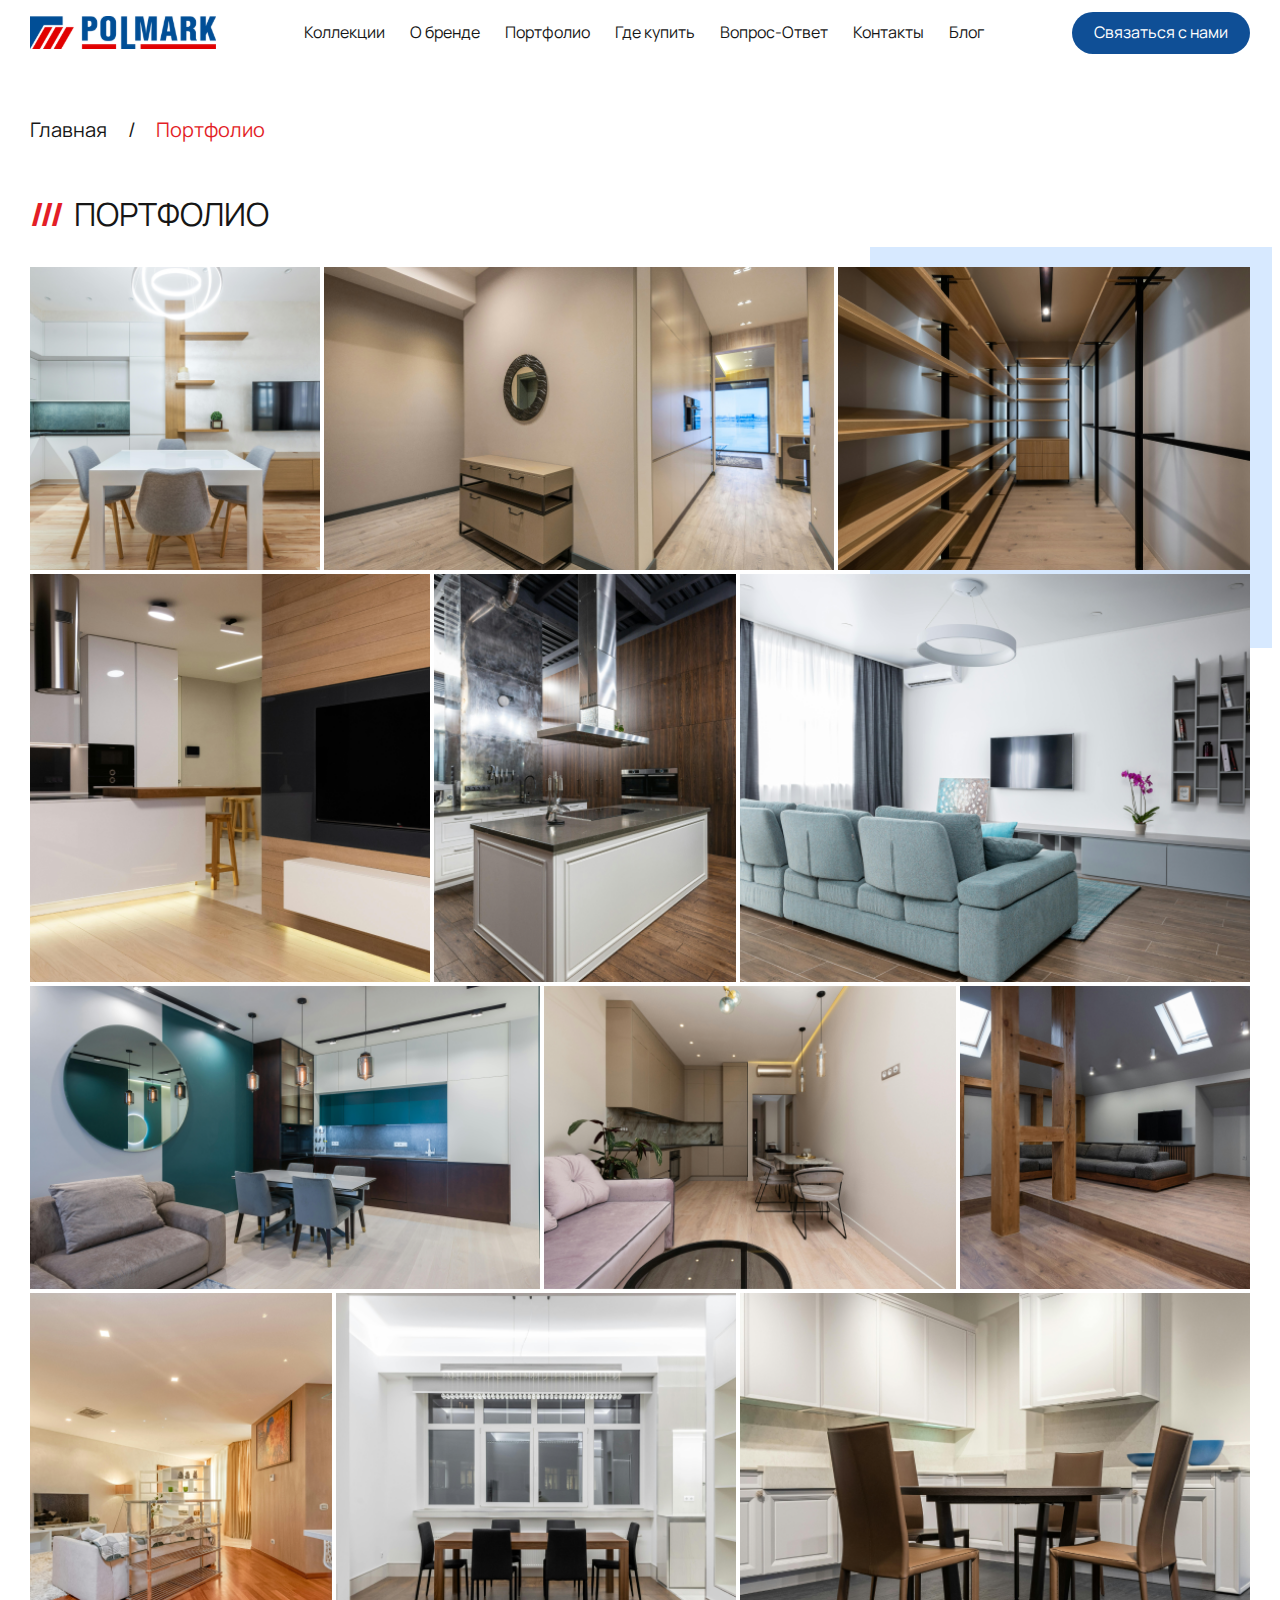
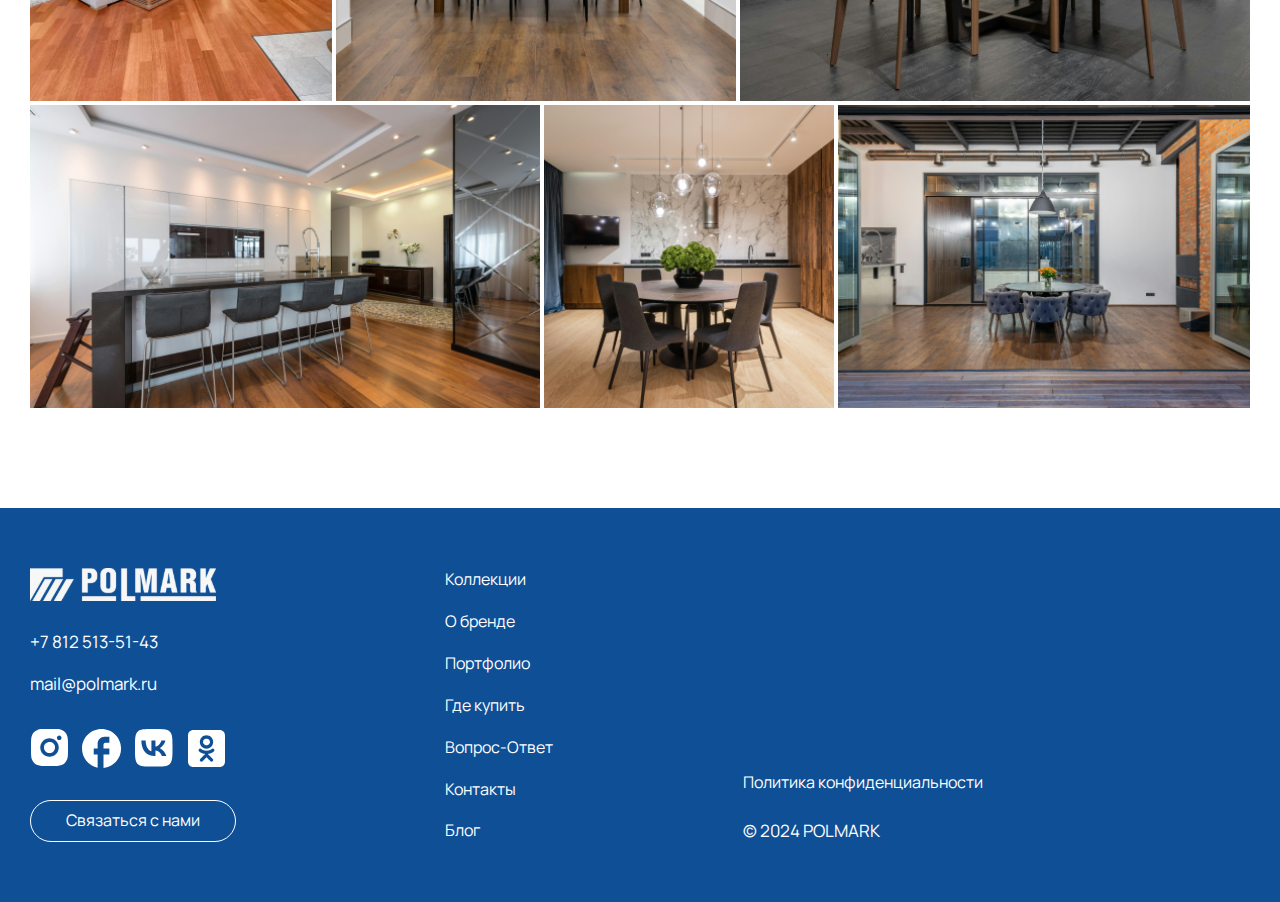
<file: portfolio.html>
<!DOCTYPE html>
<html lang="ru">
  <head>
    <meta charset="utf-8">
    <meta http-equiv="X-UA-Compatible" content="IE=edge">
    <meta name="viewport" content="width=device-width, initial-scale=1">
    <title></title>

    <!-- CSS -->

    <link href="css/main.css" rel="stylesheet">
    <link href="css/media.css" rel="stylesheet">
    <link href="slick/slick.css" rel="stylesheet">
    <link href="slick/slick-theme.css" rel="stylesheet">
    <link rel="preconnect" href="https://fonts.googleapis.com">
    <link rel="preconnect" href="https://fonts.gstatic.com" crossorigin>
    <link href="https://fonts.googleapis.com/css2?family=Manrope:wght@200..800&display=swap" rel="stylesheet">
  </head>

  
  <body>

    <nav class="mt-mobile nav-open">
      <div class="mt-munu-mb">
        <div class="header_nav header_nav_burger">
              <ul>
                <li>
                  <a href="#">
                    Коллекции
                  </a>
                </li>
                <li>
                  <a href="#">
                    О бренде
                  </a>
                </li>
                <li>
                  <a href="#">
                    Портфолио
                  </a>
                </li>
                <li>
                  <a href="#">
                    Где купить
                  </a>
                </li>
                <li>
                  <a href="#">
                    Вопрос-Ответ
                  </a>
                </li>
                <li>
                  <a href="#">
                    Контакты
                  </a>
                </li>
                <li>
                  <a href="#">
                    Блог
                  </a>
                </li>
              </ul>
        </div>
        <div class="burger_links">
          <ul>
            <li>
              <a href="#">
                +7 812 513-51-43
              </a>
            </li>
            <li>
              <a href="#">
                mail@polmark.ru
              </a>
            </li>
          </ul>
        </div>
        <div class="burger_social">
          <ul>
            <li>
              <a href="#">
                <svg width="42" height="40" viewBox="0 0 42 40" fill="none" xmlns="http://www.w3.org/2000/svg">
                <path d="M22.4024 2C24.4836 2.00555 25.5399 2.01665 26.4519 2.04255L26.8108 2.0555C27.2252 2.0703 27.634 2.0888 28.128 2.111C30.0963 2.20349 31.4394 2.51429 32.6178 2.97123C33.8388 3.44112 34.8674 4.0775 35.8959 5.10422C36.837 6.02871 37.5649 7.14745 38.0289 8.38235C38.4859 9.56077 38.7967 10.9038 38.8892 12.874C38.9114 13.3661 38.9299 13.775 38.9447 14.1912L38.9558 14.5501C38.9835 15.4603 38.9946 16.5166 38.9983 18.5978L39.0002 19.9779V22.4013C39.0047 23.7507 38.9905 25.1 38.9576 26.449L38.9465 26.8079C38.9317 27.2241 38.9132 27.633 38.891 28.1251C38.7985 30.0953 38.484 31.4365 38.0289 32.6168C37.5649 33.8517 36.837 34.9704 35.8959 35.8949C34.9714 36.8359 33.8527 37.5639 32.6178 38.0279C31.4394 38.4848 30.0963 38.7956 28.128 38.8881L26.8108 38.9436L26.4519 38.9547C25.5399 38.9806 24.4836 38.9936 22.4024 38.9973L21.0223 38.9991H18.6007C17.2507 39.0039 15.9007 38.9897 14.5511 38.9566L14.1923 38.9455C13.7531 38.9288 13.314 38.9097 12.8751 38.8881C10.9067 38.7956 9.56367 38.4848 8.3834 38.0279C7.14916 37.5636 6.03107 36.8357 5.10713 35.8949C4.1654 34.9706 3.43682 33.8518 2.97228 32.6168C2.51534 31.4383 2.20455 30.0953 2.11205 28.1251L2.05655 26.8079L2.0473 26.449C2.0132 25.1001 1.99778 23.7507 2.00105 22.4013V18.5978C1.99593 17.2484 2.0095 15.8991 2.04175 14.5501L2.0547 14.1912C2.0695 13.775 2.088 13.3661 2.1102 12.874C2.2027 10.9038 2.51349 9.56262 2.97043 8.38235C3.43605 7.14694 4.16591 6.02816 5.10898 5.10422C6.03239 4.16361 7.14982 3.4357 8.3834 2.97123C9.56367 2.51429 10.9049 2.20349 12.8751 2.111C13.3672 2.0888 13.7779 2.0703 14.1923 2.0555L14.5511 2.0444C15.9001 2.01153 17.2495 1.99735 18.5988 2.00185L22.4024 2ZM20.5006 11.2498C18.0474 11.2498 15.6947 12.2243 13.96 13.959C12.2254 15.6936 11.2508 18.0464 11.2508 20.4996C11.2508 22.9527 12.2254 25.3055 13.96 27.0401C15.6947 28.7748 18.0474 29.7493 20.5006 29.7493C22.9538 29.7493 25.3065 28.7748 27.0412 27.0401C28.7759 25.3055 29.7504 22.9527 29.7504 20.4996C29.7504 18.0464 28.7759 15.6936 27.0412 13.959C25.3065 12.2243 22.9538 11.2498 20.5006 11.2498ZM20.5006 14.9497C21.2294 14.9496 21.9511 15.093 22.6245 15.3718C23.2979 15.6506 23.9098 16.0593 24.4252 16.5746C24.9407 17.0898 25.3496 17.7016 25.6286 18.3749C25.9076 19.0482 26.0513 19.7698 26.0514 20.4986C26.0515 21.2274 25.9081 21.9492 25.6293 22.6225C25.3505 23.2959 24.9418 23.9078 24.4265 24.4232C23.9113 24.9387 23.2995 25.3476 22.6262 25.6266C21.9529 25.9056 21.2313 26.0493 20.5025 26.0494C19.0305 26.0494 17.6189 25.4647 16.5781 24.4239C15.5373 23.3831 14.9526 21.9715 14.9526 20.4996C14.9526 19.0276 15.5373 17.616 16.5781 16.5752C17.6189 15.5344 19.0305 14.9497 20.5025 14.9497M30.2147 8.47484C29.6014 8.47484 29.0132 8.71847 28.5796 9.15214C28.1459 9.58581 27.9023 10.174 27.9023 10.7873C27.9023 11.4006 28.1459 11.9888 28.5796 12.4224C29.0132 12.8561 29.6014 13.0997 30.2147 13.0997C30.828 13.0997 31.4162 12.8561 31.8499 12.4224C32.2835 11.9888 32.5272 11.4006 32.5272 10.7873C32.5272 10.174 32.2835 9.58581 31.8499 9.15214C31.4162 8.71847 30.828 8.47484 30.2147 8.47484Z" fill="#0F4F96"/>
                </svg>
              </a>
            </li>
            <li>
              <a href="#">
                <svg width="42" height="40" viewBox="0 0 42 40" fill="none" xmlns="http://www.w3.org/2000/svg">
                <path d="M40.0977 20.5489C40.0977 9.75789 31.3398 1 20.5489 1C9.75789 1 1 9.75789 1 20.5489C1 30.0105 7.72481 37.8887 16.6391 39.7068V26.4135H12.7293V20.5489H16.6391V15.6617C16.6391 11.8887 19.7083 8.81955 23.4812 8.81955H28.3684V14.6842H24.4586C23.3835 14.6842 22.5038 15.5639 22.5038 16.6391V20.5489H28.3684V26.4135H22.5038V40C32.3759 39.0226 40.0977 30.6947 40.0977 20.5489Z" fill="#0F4F96"/>
                </svg>
              </a>
            </li>
            <li>
              <a href="#">
                <svg width="42" height="40" viewBox="0 0 42 40" fill="none" xmlns="http://www.w3.org/2000/svg">
                <path d="M4.625 3.625C2 6.275 2 10.5125 2 19V20.5C2 28.975 2 33.2125 4.625 35.875C7.275 38.5 11.5125 38.5 20 38.5H21.5C29.975 38.5 34.2125 38.5 36.875 35.875C39.5 33.225 39.5 28.9875 39.5 20.5V19C39.5 10.525 39.5 6.2875 36.875 3.625C34.225 1 29.9875 1 21.5 1H20C11.525 1 7.2875 1 4.625 3.625ZM8.325 12.4125H12.625C12.7625 19.5625 15.9125 22.5875 18.4125 23.2125V12.4125H22.45V18.575C24.9125 18.3125 27.5125 15.5 28.3875 12.4H32.4125C32.0841 14.0046 31.4284 15.5243 30.4864 16.8642C29.5444 18.2041 28.3363 19.3354 26.9375 20.1875C28.4988 20.9643 29.8777 22.0634 30.983 23.4122C32.0884 24.7611 32.8951 26.329 33.35 28.0125H28.9125C27.9625 25.05 25.5875 22.75 22.45 22.4375V28.0125H21.95C13.4 28.0125 8.525 22.1625 8.325 12.4125Z" fill="#0F4F96"/>
                </svg>
              </a>
            </li>
            <li>
              <a href="#">
                <svg width="42" height="40" viewBox="0 0 42 40" fill="none" xmlns="http://www.w3.org/2000/svg">
                <path d="M21.5 10.6801C21.0539 10.6578 20.608 10.7263 20.1892 10.8816C19.7704 11.037 19.3876 11.2758 19.064 11.5836C18.7404 11.8914 18.4827 12.2618 18.3066 12.6722C18.1306 13.0827 18.0398 13.5247 18.0398 13.9713C18.0398 14.4179 18.1306 14.8599 18.3066 15.2704C18.4827 15.6809 18.7404 16.0512 19.064 16.3591C19.3876 16.6669 19.7704 16.9057 20.1892 17.061C20.608 17.2163 21.0539 17.2849 21.5 17.2625C21.9461 17.2849 22.392 17.2163 22.8108 17.061C23.2296 16.9057 23.6124 16.6669 23.936 16.3591C24.2596 16.0512 24.5173 15.6809 24.6934 15.2704C24.8694 14.8599 24.9602 14.4179 24.9602 13.9713C24.9602 13.5247 24.8694 13.0827 24.6934 12.6722C24.5173 12.2618 24.2596 11.8914 23.936 11.5836C23.6124 11.2758 23.2296 11.037 22.8108 10.8816C22.392 10.7263 21.9461 10.6578 21.5 10.6801ZM34.7143 2H8.28571C5.37031 2 3 4.37031 3 7.28571V33.7143C3 36.6297 5.37031 39 8.28571 39H34.7143C37.6297 39 40 36.6297 40 33.7143V7.28571C40 4.37031 37.6297 2 34.7143 2ZM21.5 7.27746C23.2753 7.27746 24.9779 7.9827 26.2333 9.23804C27.4886 10.4934 28.1939 12.196 28.1939 13.9713C28.1939 15.7466 27.4886 17.4492 26.2333 18.7046C24.9779 19.9599 23.2753 20.6652 21.5 20.6652C19.7247 20.6652 18.0221 19.9599 16.7667 18.7046C15.5114 17.4492 14.8061 15.7466 14.8061 13.9713C14.8061 12.196 15.5114 10.4934 16.7667 9.23804C18.0221 7.9827 19.7247 7.27746 21.5 7.27746ZM26.3975 21.1772C27.785 20.0871 28.8339 20.723 29.2138 21.4746C29.858 22.796 29.123 23.4319 27.4382 24.5304C26.0259 25.4306 24.0768 25.7857 22.7967 25.9179L23.8703 26.9833L27.8098 30.9228C29.2469 32.4011 26.9013 34.7054 25.4478 33.2848C24.4567 32.2772 23.0114 30.8319 21.5083 29.3288L17.5687 33.2848C16.1069 34.7054 13.7696 32.3763 15.2232 30.9228L16.2556 29.8904C17.1145 29.0315 18.1221 28.0156 19.1627 26.9833L20.2281 25.9179C18.9563 25.7857 16.9824 25.4471 15.5536 24.5304C13.877 23.4319 13.1337 22.8042 13.7862 21.4746C14.1661 20.723 15.215 20.0871 16.6025 21.1772C16.6025 21.1772 18.4772 22.6638 21.5 22.6638C24.5228 22.6638 26.3975 21.1772 26.3975 21.1772Z" fill="#0F4F96"/>
                </svg>
              </a>
            </li>
          </ul>
        </div>
        <div class="header_button header_button_burger">
              <button>
                Связаться с нами
              </button>
        </div>
      </div>
    </nav>
    
    <div class="relative">
      <div class="burger">
        <i>
          <svg width="38" height="26" viewBox="0 0 38 26" fill="none" xmlns="http://www.w3.org/2000/svg">
          <path d="M0.25 25.5V21.3333H37.75V25.5H0.25ZM0.25 15.0833V10.9167H37.75V15.0833H0.25ZM0.25 4.66667V0.5H37.75V4.66667H0.25Z" fill="#0F4F96"/>
          </svg>
        </i>
        <i>
          <svg width="38" height="38" viewBox="0 0 38 38" fill="none" xmlns="http://www.w3.org/2000/svg">
          <path d="M28.5 9.5L9.5 28.5" stroke="#0F4F96" stroke-width="3" stroke-linecap="square" stroke-linejoin="round"/>
          <path d="M9.5 9.5L28.5 28.5" stroke="#0F4F96" stroke-width="3" stroke-linecap="square" stroke-linejoin="round"/>
          </svg>
        </i> 
      </div>
      <header class="header">
        <div class="container">
          <div class="header_wrap">
            <div class="header_logo">
              <a href="#">
                <img src="images/header_logo.svg" alt="">
              </a>
            </div>
            <div class="header_nav">
              <ul>
                <li>
                  <a href="#">
                    Коллекции
                  </a>
                </li>
                <li>
                  <a href="#">
                    О бренде
                  </a>
                </li>
                <li>
                  <a href="#">
                    Портфолио
                  </a>
                </li>
                <li>
                  <a href="#">
                    Где купить
                  </a>
                </li>
                <li>
                  <a href="#">
                    Вопрос-Ответ
                  </a>
                </li>
                <li>
                  <a href="#">
                    Контакты
                  </a>
                </li>
                <li>
                  <a href="#">
                    Блог
                  </a>
                </li>
              </ul>
            </div>
            <div class="header_button">
              <button>
                Связаться с нами
              </button>
            </div>
          </div>
        </div>
      </header>
    </div>

    

    
    <section class="seeds">
      <div class="container">
        <ul>
          <li>
            <a href="#">
              Главная
            </a>
          </li>
          <li>
            <p>
              Портфолио
            </p>
          </li>
        </ul>
      </div>
    </section>
    
    <section class="six five_about">
      <div class="container">
        <h2>
          <span>///</span>Портфолио
        </h2>
        <div class="six_wrap">
          <div class="six_absolute"></div>
          <div class="six_block_one six_block_mb">
            <div class="six_img">
              <img src="images/six_img.png" alt="">
            </div>
          </div>
          <div class="six_block_two six_block_mb">
            <div class="six_img">
              <img src="images/six_img2.png" alt="">
            </div>
          </div>
          <div class="six_block_three six_block_mb2">
            <div class="six_img">
              <img src="images/six_img3.png" alt="">
            </div>
          </div>
          <div class="six_block_four six_block_mb">
            <div class="six_img">
              <img src="images/six_img4.png" alt="">
            </div>
          </div>
          <div class="six_block_five six_block_mb">
            <div class="six_img">
              <img src="images/six_img5.png" alt="">
            </div>
          </div>
          <div class="six_block_two six_block_mb2">
            <div class="six_img">
              <img src="images/six_img6.png" alt="">
            </div>
          </div>
          <div class="six_block_two six_block_mb">
            <div class="six_img">
              <img src="images/six_img7.png" alt="">
            </div>
          </div>
          <div class="six_block_three six_block_mb">
            <div class="six_img">
              <img src="images/six_img8.png" alt="">
            </div>
          </div>
          <div class="six_block_one six_block_mb2">
            <div class="six_img">
              <img src="images/six_img9.png" alt="">
            </div>
          </div>
          <div class="six_block_five six_block_mb">
            <div class="six_img">
              <img src="images/six_img10.png" alt="">
            </div>
          </div>
          <div class="six_block_four six_block_mb">
            <div class="six_img">
              <img src="images/six_img11.png" alt="">
            </div>
          </div>
          <div class="six_block_two six_block_mb2">
            <div class="six_img">
              <img src="images/six_img12.png" alt="">
            </div>
          </div>
          <div class="six_block_two six_block_mb">
            <div class="six_img">
              <img src="images/six_img13.png" alt="">
            </div>
          </div>
          <div class="six_block_one six_block_mb">
            <div class="six_img">
              <img src="images/six_img14.png" alt="">
            </div>
          </div>
          <div class="six_block_three six_block_mb2">
            <div class="six_img">
              <img src="images/six_img15.png" alt="">
            </div>
          </div>
        </div>
      </div>
    </section>
    
    
    

    <footer class="footer">
      <div class="container">
        <div class="footer_wrap">
          <div class="footer_block">
            <div class="footer_logo">
              <a href="#">
                <img src="images/footer_logo.svg" alt="">
              </a>
            </div>
            <div class="footer_link">
              <ul>
                <li>
                  <a href="#">
                    +7 812 513-51-43
                  </a>
                </li>
                <li>
                  <a href="#">
                    mail@polmark.ru
                  </a>
                </li>
              </ul>
            </div>
            <div class="footer_social">
              <ul>
                <li>
                  <a href="#">
                    <svg width="40" height="40" viewBox="0 0 40 40" fill="none" xmlns="http://www.w3.org/2000/svg">
                    <path d="M21.4024 1C23.4836 1.00555 24.5399 1.01665 25.4519 1.04255L25.8108 1.0555C26.2252 1.0703 26.634 1.0888 27.128 1.111C29.0963 1.20349 30.4394 1.51429 31.6178 1.97123C32.8388 2.44112 33.8674 3.0775 34.8959 4.10422C35.837 5.02871 36.5649 6.14745 37.0289 7.38235C37.4859 8.56077 37.7967 9.90383 37.8892 11.874C37.9114 12.3661 37.9299 12.775 37.9447 13.1912L37.9558 13.5501C37.9835 14.4603 37.9946 15.5166 37.9983 17.5978L38.0002 18.9779V21.4013C38.0047 22.7507 37.9905 24.1 37.9576 25.449L37.9465 25.8079C37.9317 26.2241 37.9132 26.633 37.891 27.1251C37.7985 29.0953 37.484 30.4365 37.0289 31.6168C36.5649 32.8517 35.837 33.9704 34.8959 34.8949C33.9714 35.8359 32.8527 36.5639 31.6178 37.0279C30.4394 37.4848 29.0963 37.7956 27.128 37.8881L25.8108 37.9436L25.4519 37.9547C24.5399 37.9806 23.4836 37.9936 21.4024 37.9973L20.0223 37.9991H17.6007C16.2507 38.0039 14.9007 37.9897 13.5511 37.9566L13.1923 37.9455C12.7531 37.9288 12.314 37.9097 11.8751 37.8881C9.90674 37.7956 8.56367 37.4848 7.3834 37.0279C6.14916 36.5636 5.03107 35.8357 4.10713 34.8949C3.1654 33.9706 2.43682 32.8518 1.97228 31.6168C1.51534 30.4383 1.20455 29.0953 1.11205 27.1251L1.05655 25.8079L1.0473 25.449C1.0132 24.1001 0.997781 22.7507 1.00105 21.4013V17.5978C0.995932 16.2484 1.0095 14.8991 1.04175 13.5501L1.0547 13.1912C1.0695 12.775 1.088 12.3661 1.1102 11.874C1.2027 9.90383 1.51349 8.56262 1.97043 7.38235C2.43605 6.14694 3.16591 5.02816 4.10898 4.10422C5.03239 3.16361 6.14982 2.4357 7.3834 1.97123C8.56367 1.51429 9.90489 1.20349 11.8751 1.111C12.3672 1.0888 12.7779 1.0703 13.1923 1.0555L13.5511 1.0444C14.9001 1.01153 16.2495 0.997346 17.5988 1.00185L21.4024 1ZM19.5006 10.2498C17.0474 10.2498 14.6947 11.2243 12.96 12.959C11.2254 14.6936 10.2508 17.0464 10.2508 19.4996C10.2508 21.9527 11.2254 24.3055 12.96 26.0401C14.6947 27.7748 17.0474 28.7493 19.5006 28.7493C21.9538 28.7493 24.3065 27.7748 26.0412 26.0401C27.7759 24.3055 28.7504 21.9527 28.7504 19.4996C28.7504 17.0464 27.7759 14.6936 26.0412 12.959C24.3065 11.2243 21.9538 10.2498 19.5006 10.2498ZM19.5006 13.9497C20.2294 13.9496 20.9511 14.093 21.6245 14.3718C22.2979 14.6506 22.9098 15.0593 23.4252 15.5746C23.9407 16.0898 24.3496 16.7016 24.6286 17.3749C24.9076 18.0482 25.0513 18.7698 25.0514 19.4986C25.0515 20.2274 24.9081 20.9492 24.6293 21.6225C24.3505 22.2959 23.9418 22.9078 23.4265 23.4232C22.9113 23.9387 22.2995 24.3476 21.6262 24.6266C20.9529 24.9056 20.2313 25.0493 19.5025 25.0494C18.0305 25.0494 16.6189 24.4647 15.5781 23.4239C14.5373 22.3831 13.9526 20.9715 13.9526 19.4996C13.9526 18.0276 14.5373 16.616 15.5781 15.5752C16.6189 14.5344 18.0305 13.9497 19.5025 13.9497M29.2147 7.47484C28.6014 7.47484 28.0132 7.71847 27.5796 8.15214C27.1459 8.58581 26.9023 9.17399 26.9023 9.78729C26.9023 10.4006 27.1459 10.9888 27.5796 11.4224C28.0132 11.8561 28.6014 12.0997 29.2147 12.0997C29.828 12.0997 30.4162 11.8561 30.8499 11.4224C31.2835 10.9888 31.5272 10.4006 31.5272 9.78729C31.5272 9.17399 31.2835 8.58581 30.8499 8.15214C30.4162 7.71847 29.828 7.47484 29.2147 7.47484Z" fill="white"/>
                    </svg>
                  </a>
                </li>
                <li>
                  <a href="#">
                    <svg width="40" height="40" viewBox="0 0 40 40" fill="none" xmlns="http://www.w3.org/2000/svg">
                    <path d="M39.0977 20.5489C39.0977 9.75789 30.3398 1 19.5489 1C8.75789 1 0 9.75789 0 20.5489C0 30.0105 6.72481 37.8887 15.6391 39.7068V26.4135H11.7293V20.5489H15.6391V15.6617C15.6391 11.8887 18.7083 8.81955 22.4812 8.81955H27.3684V14.6842H23.4586C22.3835 14.6842 21.5038 15.5639 21.5038 16.6391V20.5489H27.3684V26.4135H21.5038V40C31.3759 39.0226 39.0977 30.6947 39.0977 20.5489Z" fill="white"/>
                    </svg>
                  </a>
                </li>
                <li>
                  <a href="#">
                    <svg width="40" height="40" viewBox="0 0 40 40" fill="none" xmlns="http://www.w3.org/2000/svg">
                    <path d="M3.625 3.625C1 6.275 1 10.5125 1 19V20.5C1 28.975 1 33.2125 3.625 35.875C6.275 38.5 10.5125 38.5 19 38.5H20.5C28.975 38.5 33.2125 38.5 35.875 35.875C38.5 33.225 38.5 28.9875 38.5 20.5V19C38.5 10.525 38.5 6.2875 35.875 3.625C33.225 1 28.9875 1 20.5 1H19C10.525 1 6.2875 1 3.625 3.625ZM7.325 12.4125H11.625C11.7625 19.5625 14.9125 22.5875 17.4125 23.2125V12.4125H21.45V18.575C23.9125 18.3125 26.5125 15.5 27.3875 12.4H31.4125C31.0841 14.0046 30.4284 15.5243 29.4864 16.8642C28.5444 18.2041 27.3363 19.3354 25.9375 20.1875C27.4988 20.9643 28.8777 22.0634 29.983 23.4122C31.0884 24.7611 31.8951 26.329 32.35 28.0125H27.9125C26.9625 25.05 24.5875 22.75 21.45 22.4375V28.0125H20.95C12.4 28.0125 7.525 22.1625 7.325 12.4125Z" fill="white"/>
                    </svg>
                  </a>
                </li>
                <li>
                  <a href="#">
                    <svg width="40" height="40" viewBox="0 0 40 40" fill="none" xmlns="http://www.w3.org/2000/svg">
                    <path d="M20.5 10.6801C20.0539 10.6578 19.608 10.7263 19.1892 10.8816C18.7704 11.037 18.3876 11.2758 18.064 11.5836C17.7404 11.8914 17.4827 12.2618 17.3066 12.6722C17.1306 13.0827 17.0398 13.5247 17.0398 13.9713C17.0398 14.4179 17.1306 14.8599 17.3066 15.2704C17.4827 15.6809 17.7404 16.0512 18.064 16.3591C18.3876 16.6669 18.7704 16.9057 19.1892 17.061C19.608 17.2163 20.0539 17.2849 20.5 17.2625C20.9461 17.2849 21.392 17.2163 21.8108 17.061C22.2296 16.9057 22.6124 16.6669 22.936 16.3591C23.2596 16.0512 23.5173 15.6809 23.6934 15.2704C23.8694 14.8599 23.9602 14.4179 23.9602 13.9713C23.9602 13.5247 23.8694 13.0827 23.6934 12.6722C23.5173 12.2618 23.2596 11.8914 22.936 11.5836C22.6124 11.2758 22.2296 11.037 21.8108 10.8816C21.392 10.7263 20.9461 10.6578 20.5 10.6801ZM33.7143 2H7.28571C4.37031 2 2 4.37031 2 7.28571V33.7143C2 36.6297 4.37031 39 7.28571 39H33.7143C36.6297 39 39 36.6297 39 33.7143V7.28571C39 4.37031 36.6297 2 33.7143 2ZM20.5 7.27746C22.2753 7.27746 23.9779 7.9827 25.2333 9.23804C26.4886 10.4934 27.1939 12.196 27.1939 13.9713C27.1939 15.7466 26.4886 17.4492 25.2333 18.7046C23.9779 19.9599 22.2753 20.6652 20.5 20.6652C18.7247 20.6652 17.0221 19.9599 15.7667 18.7046C14.5114 17.4492 13.8061 15.7466 13.8061 13.9713C13.8061 12.196 14.5114 10.4934 15.7667 9.23804C17.0221 7.9827 18.7247 7.27746 20.5 7.27746ZM25.3975 21.1772C26.785 20.0871 27.8339 20.723 28.2138 21.4746C28.858 22.796 28.123 23.4319 26.4382 24.5304C25.0259 25.4306 23.0768 25.7857 21.7967 25.9179L22.8703 26.9833L26.8098 30.9228C28.2469 32.4011 25.9013 34.7054 24.4478 33.2848C23.4567 32.2772 22.0114 30.8319 20.5083 29.3288L16.5687 33.2848C15.1069 34.7054 12.7696 32.3763 14.2232 30.9228L15.2556 29.8904C16.1145 29.0315 17.1221 28.0156 18.1627 26.9833L19.2281 25.9179C17.9563 25.7857 15.9824 25.4471 14.5536 24.5304C12.877 23.4319 12.1337 22.8042 12.7862 21.4746C13.1661 20.723 14.215 20.0871 15.6025 21.1772C15.6025 21.1772 17.4772 22.6638 20.5 22.6638C23.5228 22.6638 25.3975 21.1772 25.3975 21.1772Z" fill="white"/>
                    </svg>
                  </a>
                </li>
              </ul>
            </div>
            <div class="footer_button">
              <button>
                Связаться с нами
              </button>
            </div>
          </div>
          <div class="footer_block">
            <div class="footer_nav">
              <ul>
                <li>
                  <a href="#">
                    Коллекции
                  </a>
                </li>
                <li>
                  <a href="#">
                    О бренде
                  </a>
                </li>
                <li>
                  <a href="#">
                    Портфолио
                  </a>
                </li>
                <li>
                  <a href="#">
                    Где купить
                  </a>
                </li>
                <li>
                  <a href="#">
                    Вопрос-Ответ
                  </a>
                </li>
                <li>
                  <a href="#">
                    Контакты
                  </a>
                </li>
                <li>
                  <a href="#">
                    Блог
                  </a>
                </li>
              </ul>
            </div>
          </div>
          <div class="footer_block">
            <div class="footer_politica">
              <a href="#">
                Политика конфиденциальности
              </a>
            </div>
            <div class="footer_title">
              <p>
                © 2024 POLMARK
              </p>
            </div>
          </div>
        </div>
      </div>
    </footer>
   

    <script src='https://ajax.googleapis.com/ajax/libs/jquery/3.2.1/jquery.min.js'></script>
    <script type="text/javascript" src="js/main.js"></script>
    <script type="text/javascript" src="slick/slick.min.js"></script>
  </body>

  
</html>
</file>
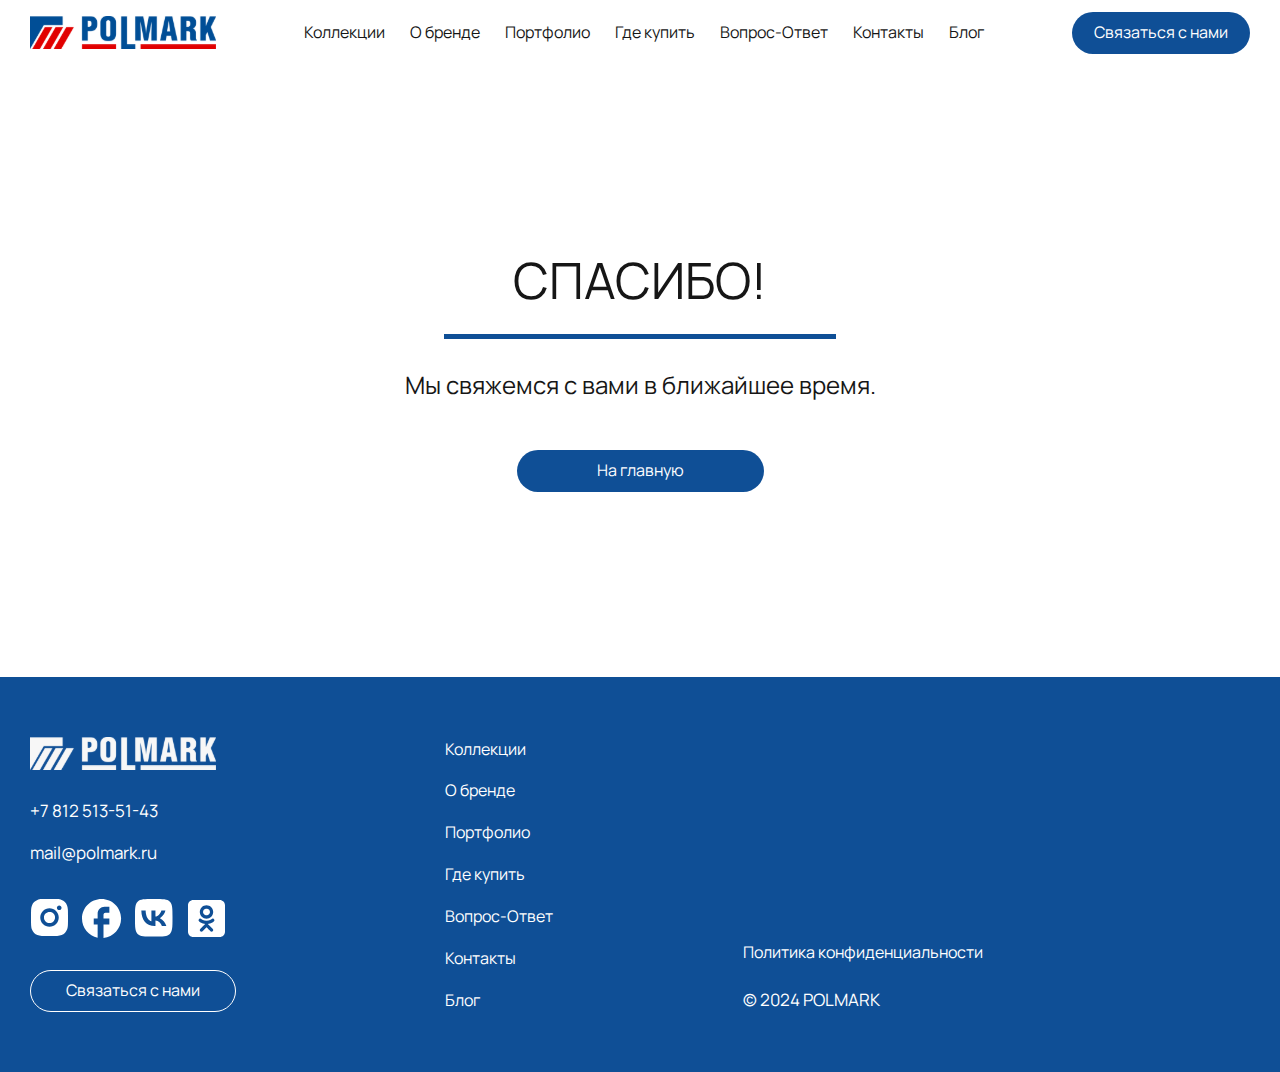
<file: thank_you_page.html>
<!DOCTYPE html>
<html lang="ru">
  <head>
    <meta charset="utf-8">
    <meta http-equiv="X-UA-Compatible" content="IE=edge">
    <meta name="viewport" content="width=device-width, initial-scale=1">
    <title></title>

    <!-- CSS -->

    <link href="css/main.css" rel="stylesheet">
    <link href="css/media.css" rel="stylesheet">
    <link href="slick/slick.css" rel="stylesheet">
    <link href="slick/slick-theme.css" rel="stylesheet">
    <link rel="preconnect" href="https://fonts.googleapis.com">
    <link rel="preconnect" href="https://fonts.gstatic.com" crossorigin>
    <link href="https://fonts.googleapis.com/css2?family=Manrope:wght@200..800&display=swap" rel="stylesheet">
  </head>

  
  <body>

    <nav class="mt-mobile nav-open">
      <div class="mt-munu-mb">
        <div class="header_nav header_nav_burger">
              <ul>
                <li>
                  <a href="#">
                    Коллекции
                  </a>
                </li>
                <li>
                  <a href="#">
                    О бренде
                  </a>
                </li>
                <li>
                  <a href="#">
                    Портфолио
                  </a>
                </li>
                <li>
                  <a href="#">
                    Где купить
                  </a>
                </li>
                <li>
                  <a href="#">
                    Вопрос-Ответ
                  </a>
                </li>
                <li>
                  <a href="#">
                    Контакты
                  </a>
                </li>
                <li>
                  <a href="#">
                    Блог
                  </a>
                </li>
              </ul>
        </div>
        <div class="burger_links">
          <ul>
            <li>
              <a href="#">
                +7 812 513-51-43
              </a>
            </li>
            <li>
              <a href="#">
                mail@polmark.ru
              </a>
            </li>
          </ul>
        </div>
        <div class="burger_social">
          <ul>
            <li>
              <a href="#">
                <svg width="42" height="40" viewBox="0 0 42 40" fill="none" xmlns="http://www.w3.org/2000/svg">
                <path d="M22.4024 2C24.4836 2.00555 25.5399 2.01665 26.4519 2.04255L26.8108 2.0555C27.2252 2.0703 27.634 2.0888 28.128 2.111C30.0963 2.20349 31.4394 2.51429 32.6178 2.97123C33.8388 3.44112 34.8674 4.0775 35.8959 5.10422C36.837 6.02871 37.5649 7.14745 38.0289 8.38235C38.4859 9.56077 38.7967 10.9038 38.8892 12.874C38.9114 13.3661 38.9299 13.775 38.9447 14.1912L38.9558 14.5501C38.9835 15.4603 38.9946 16.5166 38.9983 18.5978L39.0002 19.9779V22.4013C39.0047 23.7507 38.9905 25.1 38.9576 26.449L38.9465 26.8079C38.9317 27.2241 38.9132 27.633 38.891 28.1251C38.7985 30.0953 38.484 31.4365 38.0289 32.6168C37.5649 33.8517 36.837 34.9704 35.8959 35.8949C34.9714 36.8359 33.8527 37.5639 32.6178 38.0279C31.4394 38.4848 30.0963 38.7956 28.128 38.8881L26.8108 38.9436L26.4519 38.9547C25.5399 38.9806 24.4836 38.9936 22.4024 38.9973L21.0223 38.9991H18.6007C17.2507 39.0039 15.9007 38.9897 14.5511 38.9566L14.1923 38.9455C13.7531 38.9288 13.314 38.9097 12.8751 38.8881C10.9067 38.7956 9.56367 38.4848 8.3834 38.0279C7.14916 37.5636 6.03107 36.8357 5.10713 35.8949C4.1654 34.9706 3.43682 33.8518 2.97228 32.6168C2.51534 31.4383 2.20455 30.0953 2.11205 28.1251L2.05655 26.8079L2.0473 26.449C2.0132 25.1001 1.99778 23.7507 2.00105 22.4013V18.5978C1.99593 17.2484 2.0095 15.8991 2.04175 14.5501L2.0547 14.1912C2.0695 13.775 2.088 13.3661 2.1102 12.874C2.2027 10.9038 2.51349 9.56262 2.97043 8.38235C3.43605 7.14694 4.16591 6.02816 5.10898 5.10422C6.03239 4.16361 7.14982 3.4357 8.3834 2.97123C9.56367 2.51429 10.9049 2.20349 12.8751 2.111C13.3672 2.0888 13.7779 2.0703 14.1923 2.0555L14.5511 2.0444C15.9001 2.01153 17.2495 1.99735 18.5988 2.00185L22.4024 2ZM20.5006 11.2498C18.0474 11.2498 15.6947 12.2243 13.96 13.959C12.2254 15.6936 11.2508 18.0464 11.2508 20.4996C11.2508 22.9527 12.2254 25.3055 13.96 27.0401C15.6947 28.7748 18.0474 29.7493 20.5006 29.7493C22.9538 29.7493 25.3065 28.7748 27.0412 27.0401C28.7759 25.3055 29.7504 22.9527 29.7504 20.4996C29.7504 18.0464 28.7759 15.6936 27.0412 13.959C25.3065 12.2243 22.9538 11.2498 20.5006 11.2498ZM20.5006 14.9497C21.2294 14.9496 21.9511 15.093 22.6245 15.3718C23.2979 15.6506 23.9098 16.0593 24.4252 16.5746C24.9407 17.0898 25.3496 17.7016 25.6286 18.3749C25.9076 19.0482 26.0513 19.7698 26.0514 20.4986C26.0515 21.2274 25.9081 21.9492 25.6293 22.6225C25.3505 23.2959 24.9418 23.9078 24.4265 24.4232C23.9113 24.9387 23.2995 25.3476 22.6262 25.6266C21.9529 25.9056 21.2313 26.0493 20.5025 26.0494C19.0305 26.0494 17.6189 25.4647 16.5781 24.4239C15.5373 23.3831 14.9526 21.9715 14.9526 20.4996C14.9526 19.0276 15.5373 17.616 16.5781 16.5752C17.6189 15.5344 19.0305 14.9497 20.5025 14.9497M30.2147 8.47484C29.6014 8.47484 29.0132 8.71847 28.5796 9.15214C28.1459 9.58581 27.9023 10.174 27.9023 10.7873C27.9023 11.4006 28.1459 11.9888 28.5796 12.4224C29.0132 12.8561 29.6014 13.0997 30.2147 13.0997C30.828 13.0997 31.4162 12.8561 31.8499 12.4224C32.2835 11.9888 32.5272 11.4006 32.5272 10.7873C32.5272 10.174 32.2835 9.58581 31.8499 9.15214C31.4162 8.71847 30.828 8.47484 30.2147 8.47484Z" fill="#0F4F96"/>
                </svg>
              </a>
            </li>
            <li>
              <a href="#">
                <svg width="42" height="40" viewBox="0 0 42 40" fill="none" xmlns="http://www.w3.org/2000/svg">
                <path d="M40.0977 20.5489C40.0977 9.75789 31.3398 1 20.5489 1C9.75789 1 1 9.75789 1 20.5489C1 30.0105 7.72481 37.8887 16.6391 39.7068V26.4135H12.7293V20.5489H16.6391V15.6617C16.6391 11.8887 19.7083 8.81955 23.4812 8.81955H28.3684V14.6842H24.4586C23.3835 14.6842 22.5038 15.5639 22.5038 16.6391V20.5489H28.3684V26.4135H22.5038V40C32.3759 39.0226 40.0977 30.6947 40.0977 20.5489Z" fill="#0F4F96"/>
                </svg>
              </a>
            </li>
            <li>
              <a href="#">
                <svg width="42" height="40" viewBox="0 0 42 40" fill="none" xmlns="http://www.w3.org/2000/svg">
                <path d="M4.625 3.625C2 6.275 2 10.5125 2 19V20.5C2 28.975 2 33.2125 4.625 35.875C7.275 38.5 11.5125 38.5 20 38.5H21.5C29.975 38.5 34.2125 38.5 36.875 35.875C39.5 33.225 39.5 28.9875 39.5 20.5V19C39.5 10.525 39.5 6.2875 36.875 3.625C34.225 1 29.9875 1 21.5 1H20C11.525 1 7.2875 1 4.625 3.625ZM8.325 12.4125H12.625C12.7625 19.5625 15.9125 22.5875 18.4125 23.2125V12.4125H22.45V18.575C24.9125 18.3125 27.5125 15.5 28.3875 12.4H32.4125C32.0841 14.0046 31.4284 15.5243 30.4864 16.8642C29.5444 18.2041 28.3363 19.3354 26.9375 20.1875C28.4988 20.9643 29.8777 22.0634 30.983 23.4122C32.0884 24.7611 32.8951 26.329 33.35 28.0125H28.9125C27.9625 25.05 25.5875 22.75 22.45 22.4375V28.0125H21.95C13.4 28.0125 8.525 22.1625 8.325 12.4125Z" fill="#0F4F96"/>
                </svg>
              </a>
            </li>
            <li>
              <a href="#">
                <svg width="42" height="40" viewBox="0 0 42 40" fill="none" xmlns="http://www.w3.org/2000/svg">
                <path d="M21.5 10.6801C21.0539 10.6578 20.608 10.7263 20.1892 10.8816C19.7704 11.037 19.3876 11.2758 19.064 11.5836C18.7404 11.8914 18.4827 12.2618 18.3066 12.6722C18.1306 13.0827 18.0398 13.5247 18.0398 13.9713C18.0398 14.4179 18.1306 14.8599 18.3066 15.2704C18.4827 15.6809 18.7404 16.0512 19.064 16.3591C19.3876 16.6669 19.7704 16.9057 20.1892 17.061C20.608 17.2163 21.0539 17.2849 21.5 17.2625C21.9461 17.2849 22.392 17.2163 22.8108 17.061C23.2296 16.9057 23.6124 16.6669 23.936 16.3591C24.2596 16.0512 24.5173 15.6809 24.6934 15.2704C24.8694 14.8599 24.9602 14.4179 24.9602 13.9713C24.9602 13.5247 24.8694 13.0827 24.6934 12.6722C24.5173 12.2618 24.2596 11.8914 23.936 11.5836C23.6124 11.2758 23.2296 11.037 22.8108 10.8816C22.392 10.7263 21.9461 10.6578 21.5 10.6801ZM34.7143 2H8.28571C5.37031 2 3 4.37031 3 7.28571V33.7143C3 36.6297 5.37031 39 8.28571 39H34.7143C37.6297 39 40 36.6297 40 33.7143V7.28571C40 4.37031 37.6297 2 34.7143 2ZM21.5 7.27746C23.2753 7.27746 24.9779 7.9827 26.2333 9.23804C27.4886 10.4934 28.1939 12.196 28.1939 13.9713C28.1939 15.7466 27.4886 17.4492 26.2333 18.7046C24.9779 19.9599 23.2753 20.6652 21.5 20.6652C19.7247 20.6652 18.0221 19.9599 16.7667 18.7046C15.5114 17.4492 14.8061 15.7466 14.8061 13.9713C14.8061 12.196 15.5114 10.4934 16.7667 9.23804C18.0221 7.9827 19.7247 7.27746 21.5 7.27746ZM26.3975 21.1772C27.785 20.0871 28.8339 20.723 29.2138 21.4746C29.858 22.796 29.123 23.4319 27.4382 24.5304C26.0259 25.4306 24.0768 25.7857 22.7967 25.9179L23.8703 26.9833L27.8098 30.9228C29.2469 32.4011 26.9013 34.7054 25.4478 33.2848C24.4567 32.2772 23.0114 30.8319 21.5083 29.3288L17.5687 33.2848C16.1069 34.7054 13.7696 32.3763 15.2232 30.9228L16.2556 29.8904C17.1145 29.0315 18.1221 28.0156 19.1627 26.9833L20.2281 25.9179C18.9563 25.7857 16.9824 25.4471 15.5536 24.5304C13.877 23.4319 13.1337 22.8042 13.7862 21.4746C14.1661 20.723 15.215 20.0871 16.6025 21.1772C16.6025 21.1772 18.4772 22.6638 21.5 22.6638C24.5228 22.6638 26.3975 21.1772 26.3975 21.1772Z" fill="#0F4F96"/>
                </svg>
              </a>
            </li>
          </ul>
        </div>
        <div class="header_button header_button_burger">
              <button>
                Связаться с нами
              </button>
        </div>
      </div>
    </nav>
    
    <div class="relative">
      <div class="burger">
        <i>
          <svg width="38" height="26" viewBox="0 0 38 26" fill="none" xmlns="http://www.w3.org/2000/svg">
          <path d="M0.25 25.5V21.3333H37.75V25.5H0.25ZM0.25 15.0833V10.9167H37.75V15.0833H0.25ZM0.25 4.66667V0.5H37.75V4.66667H0.25Z" fill="#0F4F96"/>
          </svg>
        </i>
        <i>
          <svg width="38" height="38" viewBox="0 0 38 38" fill="none" xmlns="http://www.w3.org/2000/svg">
          <path d="M28.5 9.5L9.5 28.5" stroke="#0F4F96" stroke-width="3" stroke-linecap="square" stroke-linejoin="round"/>
          <path d="M9.5 9.5L28.5 28.5" stroke="#0F4F96" stroke-width="3" stroke-linecap="square" stroke-linejoin="round"/>
          </svg>
        </i> 
      </div>
      <header class="header">
        <div class="container">
          <div class="header_wrap">
            <div class="header_logo">
              <a href="#">
                <img src="images/header_logo.svg" alt="">
              </a>
            </div>
            <div class="header_nav">
              <ul>
                <li>
                  <a href="#">
                    Коллекции
                  </a>
                </li>
                <li>
                  <a href="#">
                    О бренде
                  </a>
                </li>
                <li>
                  <a href="#">
                    Портфолио
                  </a>
                </li>
                <li>
                  <a href="#">
                    Где купить
                  </a>
                </li>
                <li>
                  <a href="#">
                    Вопрос-Ответ
                  </a>
                </li>
                <li>
                  <a href="#">
                    Контакты
                  </a>
                </li>
                <li>
                  <a href="#">
                    Блог
                  </a>
                </li>
              </ul>
            </div>
            <div class="header_button">
              <button>
                Связаться с нами
              </button>
            </div>
          </div>
        </div>
      </header>
    </div>

    

    
    <section class="thank">
      <div class="container">
        <h1>
          Спасибо!
        </h1>
        <div class="thank_restagle"></div>
        <h3>
          Мы свяжемся с вами в ближайшее время.
        </h3>
        <div class="thank_link">
          <a href="#">
            На главную
          </a>
        </div>
      </div>
    </section>
    

    
    
    

    <footer class="footer">
      <div class="container">
        <div class="footer_wrap">
          <div class="footer_block">
            <div class="footer_logo">
              <a href="#">
                <img src="images/footer_logo.svg" alt="">
              </a>
            </div>
            <div class="footer_link">
              <ul>
                <li>
                  <a href="#">
                    +7 812 513-51-43
                  </a>
                </li>
                <li>
                  <a href="#">
                    mail@polmark.ru
                  </a>
                </li>
              </ul>
            </div>
            <div class="footer_social">
              <ul>
                <li>
                  <a href="#">
                    <svg width="40" height="40" viewBox="0 0 40 40" fill="none" xmlns="http://www.w3.org/2000/svg">
                    <path d="M21.4024 1C23.4836 1.00555 24.5399 1.01665 25.4519 1.04255L25.8108 1.0555C26.2252 1.0703 26.634 1.0888 27.128 1.111C29.0963 1.20349 30.4394 1.51429 31.6178 1.97123C32.8388 2.44112 33.8674 3.0775 34.8959 4.10422C35.837 5.02871 36.5649 6.14745 37.0289 7.38235C37.4859 8.56077 37.7967 9.90383 37.8892 11.874C37.9114 12.3661 37.9299 12.775 37.9447 13.1912L37.9558 13.5501C37.9835 14.4603 37.9946 15.5166 37.9983 17.5978L38.0002 18.9779V21.4013C38.0047 22.7507 37.9905 24.1 37.9576 25.449L37.9465 25.8079C37.9317 26.2241 37.9132 26.633 37.891 27.1251C37.7985 29.0953 37.484 30.4365 37.0289 31.6168C36.5649 32.8517 35.837 33.9704 34.8959 34.8949C33.9714 35.8359 32.8527 36.5639 31.6178 37.0279C30.4394 37.4848 29.0963 37.7956 27.128 37.8881L25.8108 37.9436L25.4519 37.9547C24.5399 37.9806 23.4836 37.9936 21.4024 37.9973L20.0223 37.9991H17.6007C16.2507 38.0039 14.9007 37.9897 13.5511 37.9566L13.1923 37.9455C12.7531 37.9288 12.314 37.9097 11.8751 37.8881C9.90674 37.7956 8.56367 37.4848 7.3834 37.0279C6.14916 36.5636 5.03107 35.8357 4.10713 34.8949C3.1654 33.9706 2.43682 32.8518 1.97228 31.6168C1.51534 30.4383 1.20455 29.0953 1.11205 27.1251L1.05655 25.8079L1.0473 25.449C1.0132 24.1001 0.997781 22.7507 1.00105 21.4013V17.5978C0.995932 16.2484 1.0095 14.8991 1.04175 13.5501L1.0547 13.1912C1.0695 12.775 1.088 12.3661 1.1102 11.874C1.2027 9.90383 1.51349 8.56262 1.97043 7.38235C2.43605 6.14694 3.16591 5.02816 4.10898 4.10422C5.03239 3.16361 6.14982 2.4357 7.3834 1.97123C8.56367 1.51429 9.90489 1.20349 11.8751 1.111C12.3672 1.0888 12.7779 1.0703 13.1923 1.0555L13.5511 1.0444C14.9001 1.01153 16.2495 0.997346 17.5988 1.00185L21.4024 1ZM19.5006 10.2498C17.0474 10.2498 14.6947 11.2243 12.96 12.959C11.2254 14.6936 10.2508 17.0464 10.2508 19.4996C10.2508 21.9527 11.2254 24.3055 12.96 26.0401C14.6947 27.7748 17.0474 28.7493 19.5006 28.7493C21.9538 28.7493 24.3065 27.7748 26.0412 26.0401C27.7759 24.3055 28.7504 21.9527 28.7504 19.4996C28.7504 17.0464 27.7759 14.6936 26.0412 12.959C24.3065 11.2243 21.9538 10.2498 19.5006 10.2498ZM19.5006 13.9497C20.2294 13.9496 20.9511 14.093 21.6245 14.3718C22.2979 14.6506 22.9098 15.0593 23.4252 15.5746C23.9407 16.0898 24.3496 16.7016 24.6286 17.3749C24.9076 18.0482 25.0513 18.7698 25.0514 19.4986C25.0515 20.2274 24.9081 20.9492 24.6293 21.6225C24.3505 22.2959 23.9418 22.9078 23.4265 23.4232C22.9113 23.9387 22.2995 24.3476 21.6262 24.6266C20.9529 24.9056 20.2313 25.0493 19.5025 25.0494C18.0305 25.0494 16.6189 24.4647 15.5781 23.4239C14.5373 22.3831 13.9526 20.9715 13.9526 19.4996C13.9526 18.0276 14.5373 16.616 15.5781 15.5752C16.6189 14.5344 18.0305 13.9497 19.5025 13.9497M29.2147 7.47484C28.6014 7.47484 28.0132 7.71847 27.5796 8.15214C27.1459 8.58581 26.9023 9.17399 26.9023 9.78729C26.9023 10.4006 27.1459 10.9888 27.5796 11.4224C28.0132 11.8561 28.6014 12.0997 29.2147 12.0997C29.828 12.0997 30.4162 11.8561 30.8499 11.4224C31.2835 10.9888 31.5272 10.4006 31.5272 9.78729C31.5272 9.17399 31.2835 8.58581 30.8499 8.15214C30.4162 7.71847 29.828 7.47484 29.2147 7.47484Z" fill="white"/>
                    </svg>
                  </a>
                </li>
                <li>
                  <a href="#">
                    <svg width="40" height="40" viewBox="0 0 40 40" fill="none" xmlns="http://www.w3.org/2000/svg">
                    <path d="M39.0977 20.5489C39.0977 9.75789 30.3398 1 19.5489 1C8.75789 1 0 9.75789 0 20.5489C0 30.0105 6.72481 37.8887 15.6391 39.7068V26.4135H11.7293V20.5489H15.6391V15.6617C15.6391 11.8887 18.7083 8.81955 22.4812 8.81955H27.3684V14.6842H23.4586C22.3835 14.6842 21.5038 15.5639 21.5038 16.6391V20.5489H27.3684V26.4135H21.5038V40C31.3759 39.0226 39.0977 30.6947 39.0977 20.5489Z" fill="white"/>
                    </svg>
                  </a>
                </li>
                <li>
                  <a href="#">
                    <svg width="40" height="40" viewBox="0 0 40 40" fill="none" xmlns="http://www.w3.org/2000/svg">
                    <path d="M3.625 3.625C1 6.275 1 10.5125 1 19V20.5C1 28.975 1 33.2125 3.625 35.875C6.275 38.5 10.5125 38.5 19 38.5H20.5C28.975 38.5 33.2125 38.5 35.875 35.875C38.5 33.225 38.5 28.9875 38.5 20.5V19C38.5 10.525 38.5 6.2875 35.875 3.625C33.225 1 28.9875 1 20.5 1H19C10.525 1 6.2875 1 3.625 3.625ZM7.325 12.4125H11.625C11.7625 19.5625 14.9125 22.5875 17.4125 23.2125V12.4125H21.45V18.575C23.9125 18.3125 26.5125 15.5 27.3875 12.4H31.4125C31.0841 14.0046 30.4284 15.5243 29.4864 16.8642C28.5444 18.2041 27.3363 19.3354 25.9375 20.1875C27.4988 20.9643 28.8777 22.0634 29.983 23.4122C31.0884 24.7611 31.8951 26.329 32.35 28.0125H27.9125C26.9625 25.05 24.5875 22.75 21.45 22.4375V28.0125H20.95C12.4 28.0125 7.525 22.1625 7.325 12.4125Z" fill="white"/>
                    </svg>
                  </a>
                </li>
                <li>
                  <a href="#">
                    <svg width="40" height="40" viewBox="0 0 40 40" fill="none" xmlns="http://www.w3.org/2000/svg">
                    <path d="M20.5 10.6801C20.0539 10.6578 19.608 10.7263 19.1892 10.8816C18.7704 11.037 18.3876 11.2758 18.064 11.5836C17.7404 11.8914 17.4827 12.2618 17.3066 12.6722C17.1306 13.0827 17.0398 13.5247 17.0398 13.9713C17.0398 14.4179 17.1306 14.8599 17.3066 15.2704C17.4827 15.6809 17.7404 16.0512 18.064 16.3591C18.3876 16.6669 18.7704 16.9057 19.1892 17.061C19.608 17.2163 20.0539 17.2849 20.5 17.2625C20.9461 17.2849 21.392 17.2163 21.8108 17.061C22.2296 16.9057 22.6124 16.6669 22.936 16.3591C23.2596 16.0512 23.5173 15.6809 23.6934 15.2704C23.8694 14.8599 23.9602 14.4179 23.9602 13.9713C23.9602 13.5247 23.8694 13.0827 23.6934 12.6722C23.5173 12.2618 23.2596 11.8914 22.936 11.5836C22.6124 11.2758 22.2296 11.037 21.8108 10.8816C21.392 10.7263 20.9461 10.6578 20.5 10.6801ZM33.7143 2H7.28571C4.37031 2 2 4.37031 2 7.28571V33.7143C2 36.6297 4.37031 39 7.28571 39H33.7143C36.6297 39 39 36.6297 39 33.7143V7.28571C39 4.37031 36.6297 2 33.7143 2ZM20.5 7.27746C22.2753 7.27746 23.9779 7.9827 25.2333 9.23804C26.4886 10.4934 27.1939 12.196 27.1939 13.9713C27.1939 15.7466 26.4886 17.4492 25.2333 18.7046C23.9779 19.9599 22.2753 20.6652 20.5 20.6652C18.7247 20.6652 17.0221 19.9599 15.7667 18.7046C14.5114 17.4492 13.8061 15.7466 13.8061 13.9713C13.8061 12.196 14.5114 10.4934 15.7667 9.23804C17.0221 7.9827 18.7247 7.27746 20.5 7.27746ZM25.3975 21.1772C26.785 20.0871 27.8339 20.723 28.2138 21.4746C28.858 22.796 28.123 23.4319 26.4382 24.5304C25.0259 25.4306 23.0768 25.7857 21.7967 25.9179L22.8703 26.9833L26.8098 30.9228C28.2469 32.4011 25.9013 34.7054 24.4478 33.2848C23.4567 32.2772 22.0114 30.8319 20.5083 29.3288L16.5687 33.2848C15.1069 34.7054 12.7696 32.3763 14.2232 30.9228L15.2556 29.8904C16.1145 29.0315 17.1221 28.0156 18.1627 26.9833L19.2281 25.9179C17.9563 25.7857 15.9824 25.4471 14.5536 24.5304C12.877 23.4319 12.1337 22.8042 12.7862 21.4746C13.1661 20.723 14.215 20.0871 15.6025 21.1772C15.6025 21.1772 17.4772 22.6638 20.5 22.6638C23.5228 22.6638 25.3975 21.1772 25.3975 21.1772Z" fill="white"/>
                    </svg>
                  </a>
                </li>
              </ul>
            </div>
            <div class="footer_button">
              <button>
                Связаться с нами
              </button>
            </div>
          </div>
          <div class="footer_block">
            <div class="footer_nav">
              <ul>
                <li>
                  <a href="#">
                    Коллекции
                  </a>
                </li>
                <li>
                  <a href="#">
                    О бренде
                  </a>
                </li>
                <li>
                  <a href="#">
                    Портфолио
                  </a>
                </li>
                <li>
                  <a href="#">
                    Где купить
                  </a>
                </li>
                <li>
                  <a href="#">
                    Вопрос-Ответ
                  </a>
                </li>
                <li>
                  <a href="#">
                    Контакты
                  </a>
                </li>
                <li>
                  <a href="#">
                    Блог
                  </a>
                </li>
              </ul>
            </div>
          </div>
          <div class="footer_block">
            <div class="footer_politica">
              <a href="#">
                Политика конфиденциальности
              </a>
            </div>
            <div class="footer_title">
              <p>
                © 2024 POLMARK
              </p>
            </div>
          </div>
        </div>
      </div>
    </footer>
   

    <script src='https://ajax.googleapis.com/ajax/libs/jquery/3.2.1/jquery.min.js'></script>
    <script type="text/javascript" src="js/main.js"></script>
    <script type="text/javascript" src="slick/slick.min.js"></script>
  </body>

  
</html>
</file>
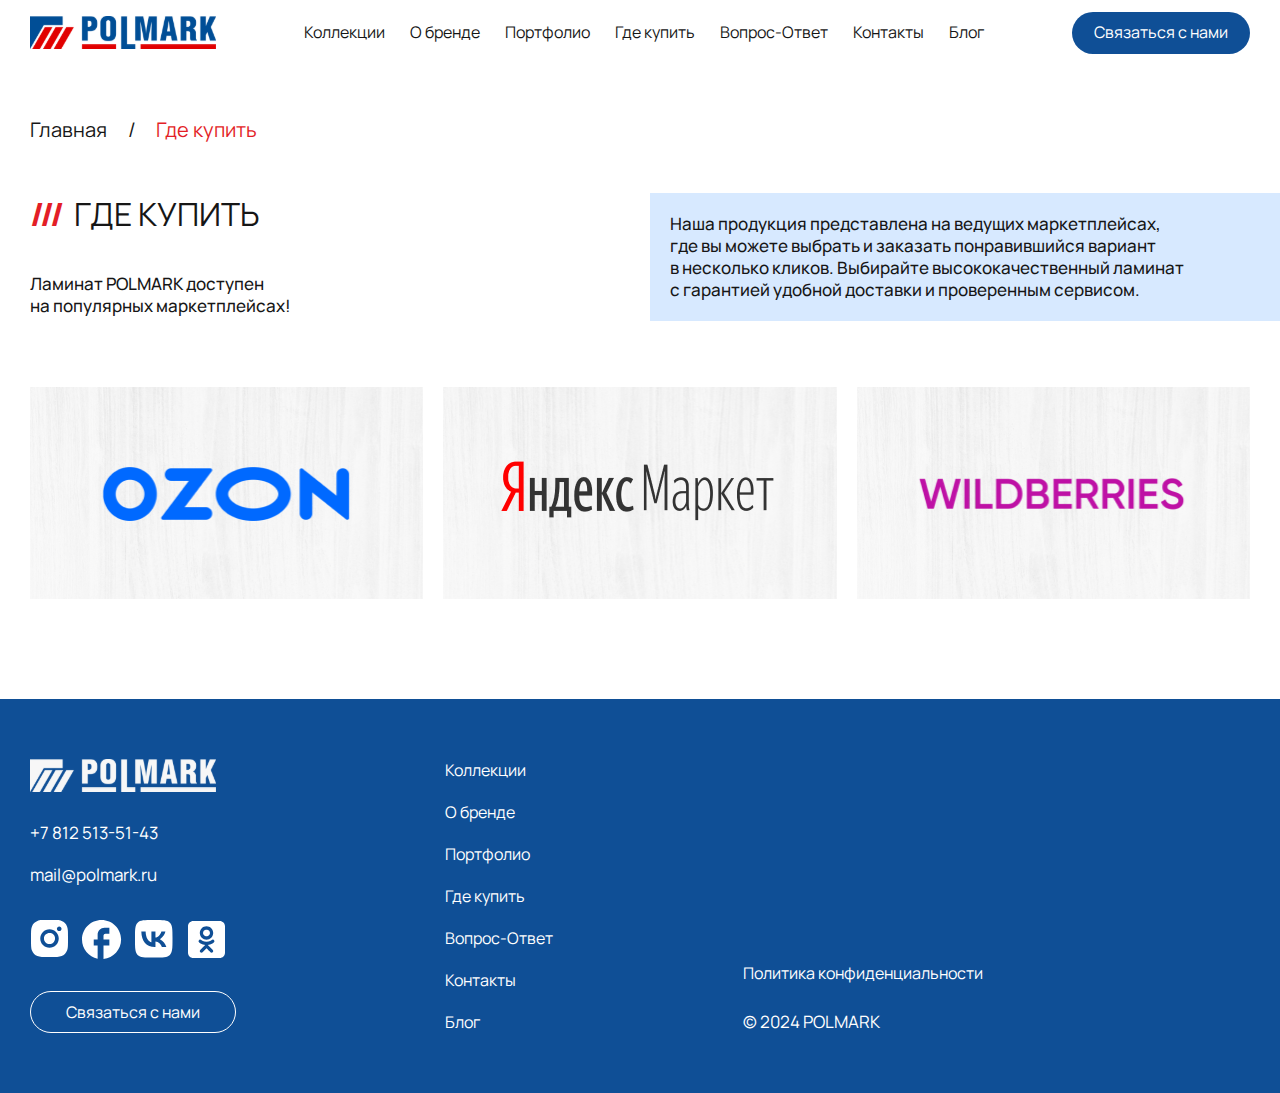
<file: where_to_buy.html>
<!DOCTYPE html>
<html lang="ru">
  <head>
    <meta charset="utf-8">
    <meta http-equiv="X-UA-Compatible" content="IE=edge">
    <meta name="viewport" content="width=device-width, initial-scale=1">
    <title></title>

    <!-- CSS -->

    <link href="css/main.css" rel="stylesheet">
    <link href="css/media.css" rel="stylesheet">
    <link href="slick/slick.css" rel="stylesheet">
    <link href="slick/slick-theme.css" rel="stylesheet">
    <link rel="preconnect" href="https://fonts.googleapis.com">
    <link rel="preconnect" href="https://fonts.gstatic.com" crossorigin>
    <link href="https://fonts.googleapis.com/css2?family=Manrope:wght@200..800&display=swap" rel="stylesheet">
  </head>

  
  <body>

    <nav class="mt-mobile nav-open">
      <div class="mt-munu-mb">
        <div class="header_nav header_nav_burger">
              <ul>
                <li>
                  <a href="#">
                    Коллекции
                  </a>
                </li>
                <li>
                  <a href="#">
                    О бренде
                  </a>
                </li>
                <li>
                  <a href="#">
                    Портфолио
                  </a>
                </li>
                <li>
                  <a href="#">
                    Где купить
                  </a>
                </li>
                <li>
                  <a href="#">
                    Вопрос-Ответ
                  </a>
                </li>
                <li>
                  <a href="#">
                    Контакты
                  </a>
                </li>
                <li>
                  <a href="#">
                    Блог
                  </a>
                </li>
              </ul>
        </div>
        <div class="burger_links">
          <ul>
            <li>
              <a href="#">
                +7 812 513-51-43
              </a>
            </li>
            <li>
              <a href="#">
                mail@polmark.ru
              </a>
            </li>
          </ul>
        </div>
        <div class="burger_social">
          <ul>
            <li>
              <a href="#">
                <svg width="42" height="40" viewBox="0 0 42 40" fill="none" xmlns="http://www.w3.org/2000/svg">
                <path d="M22.4024 2C24.4836 2.00555 25.5399 2.01665 26.4519 2.04255L26.8108 2.0555C27.2252 2.0703 27.634 2.0888 28.128 2.111C30.0963 2.20349 31.4394 2.51429 32.6178 2.97123C33.8388 3.44112 34.8674 4.0775 35.8959 5.10422C36.837 6.02871 37.5649 7.14745 38.0289 8.38235C38.4859 9.56077 38.7967 10.9038 38.8892 12.874C38.9114 13.3661 38.9299 13.775 38.9447 14.1912L38.9558 14.5501C38.9835 15.4603 38.9946 16.5166 38.9983 18.5978L39.0002 19.9779V22.4013C39.0047 23.7507 38.9905 25.1 38.9576 26.449L38.9465 26.8079C38.9317 27.2241 38.9132 27.633 38.891 28.1251C38.7985 30.0953 38.484 31.4365 38.0289 32.6168C37.5649 33.8517 36.837 34.9704 35.8959 35.8949C34.9714 36.8359 33.8527 37.5639 32.6178 38.0279C31.4394 38.4848 30.0963 38.7956 28.128 38.8881L26.8108 38.9436L26.4519 38.9547C25.5399 38.9806 24.4836 38.9936 22.4024 38.9973L21.0223 38.9991H18.6007C17.2507 39.0039 15.9007 38.9897 14.5511 38.9566L14.1923 38.9455C13.7531 38.9288 13.314 38.9097 12.8751 38.8881C10.9067 38.7956 9.56367 38.4848 8.3834 38.0279C7.14916 37.5636 6.03107 36.8357 5.10713 35.8949C4.1654 34.9706 3.43682 33.8518 2.97228 32.6168C2.51534 31.4383 2.20455 30.0953 2.11205 28.1251L2.05655 26.8079L2.0473 26.449C2.0132 25.1001 1.99778 23.7507 2.00105 22.4013V18.5978C1.99593 17.2484 2.0095 15.8991 2.04175 14.5501L2.0547 14.1912C2.0695 13.775 2.088 13.3661 2.1102 12.874C2.2027 10.9038 2.51349 9.56262 2.97043 8.38235C3.43605 7.14694 4.16591 6.02816 5.10898 5.10422C6.03239 4.16361 7.14982 3.4357 8.3834 2.97123C9.56367 2.51429 10.9049 2.20349 12.8751 2.111C13.3672 2.0888 13.7779 2.0703 14.1923 2.0555L14.5511 2.0444C15.9001 2.01153 17.2495 1.99735 18.5988 2.00185L22.4024 2ZM20.5006 11.2498C18.0474 11.2498 15.6947 12.2243 13.96 13.959C12.2254 15.6936 11.2508 18.0464 11.2508 20.4996C11.2508 22.9527 12.2254 25.3055 13.96 27.0401C15.6947 28.7748 18.0474 29.7493 20.5006 29.7493C22.9538 29.7493 25.3065 28.7748 27.0412 27.0401C28.7759 25.3055 29.7504 22.9527 29.7504 20.4996C29.7504 18.0464 28.7759 15.6936 27.0412 13.959C25.3065 12.2243 22.9538 11.2498 20.5006 11.2498ZM20.5006 14.9497C21.2294 14.9496 21.9511 15.093 22.6245 15.3718C23.2979 15.6506 23.9098 16.0593 24.4252 16.5746C24.9407 17.0898 25.3496 17.7016 25.6286 18.3749C25.9076 19.0482 26.0513 19.7698 26.0514 20.4986C26.0515 21.2274 25.9081 21.9492 25.6293 22.6225C25.3505 23.2959 24.9418 23.9078 24.4265 24.4232C23.9113 24.9387 23.2995 25.3476 22.6262 25.6266C21.9529 25.9056 21.2313 26.0493 20.5025 26.0494C19.0305 26.0494 17.6189 25.4647 16.5781 24.4239C15.5373 23.3831 14.9526 21.9715 14.9526 20.4996C14.9526 19.0276 15.5373 17.616 16.5781 16.5752C17.6189 15.5344 19.0305 14.9497 20.5025 14.9497M30.2147 8.47484C29.6014 8.47484 29.0132 8.71847 28.5796 9.15214C28.1459 9.58581 27.9023 10.174 27.9023 10.7873C27.9023 11.4006 28.1459 11.9888 28.5796 12.4224C29.0132 12.8561 29.6014 13.0997 30.2147 13.0997C30.828 13.0997 31.4162 12.8561 31.8499 12.4224C32.2835 11.9888 32.5272 11.4006 32.5272 10.7873C32.5272 10.174 32.2835 9.58581 31.8499 9.15214C31.4162 8.71847 30.828 8.47484 30.2147 8.47484Z" fill="#0F4F96"/>
                </svg>
              </a>
            </li>
            <li>
              <a href="#">
                <svg width="42" height="40" viewBox="0 0 42 40" fill="none" xmlns="http://www.w3.org/2000/svg">
                <path d="M40.0977 20.5489C40.0977 9.75789 31.3398 1 20.5489 1C9.75789 1 1 9.75789 1 20.5489C1 30.0105 7.72481 37.8887 16.6391 39.7068V26.4135H12.7293V20.5489H16.6391V15.6617C16.6391 11.8887 19.7083 8.81955 23.4812 8.81955H28.3684V14.6842H24.4586C23.3835 14.6842 22.5038 15.5639 22.5038 16.6391V20.5489H28.3684V26.4135H22.5038V40C32.3759 39.0226 40.0977 30.6947 40.0977 20.5489Z" fill="#0F4F96"/>
                </svg>
              </a>
            </li>
            <li>
              <a href="#">
                <svg width="42" height="40" viewBox="0 0 42 40" fill="none" xmlns="http://www.w3.org/2000/svg">
                <path d="M4.625 3.625C2 6.275 2 10.5125 2 19V20.5C2 28.975 2 33.2125 4.625 35.875C7.275 38.5 11.5125 38.5 20 38.5H21.5C29.975 38.5 34.2125 38.5 36.875 35.875C39.5 33.225 39.5 28.9875 39.5 20.5V19C39.5 10.525 39.5 6.2875 36.875 3.625C34.225 1 29.9875 1 21.5 1H20C11.525 1 7.2875 1 4.625 3.625ZM8.325 12.4125H12.625C12.7625 19.5625 15.9125 22.5875 18.4125 23.2125V12.4125H22.45V18.575C24.9125 18.3125 27.5125 15.5 28.3875 12.4H32.4125C32.0841 14.0046 31.4284 15.5243 30.4864 16.8642C29.5444 18.2041 28.3363 19.3354 26.9375 20.1875C28.4988 20.9643 29.8777 22.0634 30.983 23.4122C32.0884 24.7611 32.8951 26.329 33.35 28.0125H28.9125C27.9625 25.05 25.5875 22.75 22.45 22.4375V28.0125H21.95C13.4 28.0125 8.525 22.1625 8.325 12.4125Z" fill="#0F4F96"/>
                </svg>
              </a>
            </li>
            <li>
              <a href="#">
                <svg width="42" height="40" viewBox="0 0 42 40" fill="none" xmlns="http://www.w3.org/2000/svg">
                <path d="M21.5 10.6801C21.0539 10.6578 20.608 10.7263 20.1892 10.8816C19.7704 11.037 19.3876 11.2758 19.064 11.5836C18.7404 11.8914 18.4827 12.2618 18.3066 12.6722C18.1306 13.0827 18.0398 13.5247 18.0398 13.9713C18.0398 14.4179 18.1306 14.8599 18.3066 15.2704C18.4827 15.6809 18.7404 16.0512 19.064 16.3591C19.3876 16.6669 19.7704 16.9057 20.1892 17.061C20.608 17.2163 21.0539 17.2849 21.5 17.2625C21.9461 17.2849 22.392 17.2163 22.8108 17.061C23.2296 16.9057 23.6124 16.6669 23.936 16.3591C24.2596 16.0512 24.5173 15.6809 24.6934 15.2704C24.8694 14.8599 24.9602 14.4179 24.9602 13.9713C24.9602 13.5247 24.8694 13.0827 24.6934 12.6722C24.5173 12.2618 24.2596 11.8914 23.936 11.5836C23.6124 11.2758 23.2296 11.037 22.8108 10.8816C22.392 10.7263 21.9461 10.6578 21.5 10.6801ZM34.7143 2H8.28571C5.37031 2 3 4.37031 3 7.28571V33.7143C3 36.6297 5.37031 39 8.28571 39H34.7143C37.6297 39 40 36.6297 40 33.7143V7.28571C40 4.37031 37.6297 2 34.7143 2ZM21.5 7.27746C23.2753 7.27746 24.9779 7.9827 26.2333 9.23804C27.4886 10.4934 28.1939 12.196 28.1939 13.9713C28.1939 15.7466 27.4886 17.4492 26.2333 18.7046C24.9779 19.9599 23.2753 20.6652 21.5 20.6652C19.7247 20.6652 18.0221 19.9599 16.7667 18.7046C15.5114 17.4492 14.8061 15.7466 14.8061 13.9713C14.8061 12.196 15.5114 10.4934 16.7667 9.23804C18.0221 7.9827 19.7247 7.27746 21.5 7.27746ZM26.3975 21.1772C27.785 20.0871 28.8339 20.723 29.2138 21.4746C29.858 22.796 29.123 23.4319 27.4382 24.5304C26.0259 25.4306 24.0768 25.7857 22.7967 25.9179L23.8703 26.9833L27.8098 30.9228C29.2469 32.4011 26.9013 34.7054 25.4478 33.2848C24.4567 32.2772 23.0114 30.8319 21.5083 29.3288L17.5687 33.2848C16.1069 34.7054 13.7696 32.3763 15.2232 30.9228L16.2556 29.8904C17.1145 29.0315 18.1221 28.0156 19.1627 26.9833L20.2281 25.9179C18.9563 25.7857 16.9824 25.4471 15.5536 24.5304C13.877 23.4319 13.1337 22.8042 13.7862 21.4746C14.1661 20.723 15.215 20.0871 16.6025 21.1772C16.6025 21.1772 18.4772 22.6638 21.5 22.6638C24.5228 22.6638 26.3975 21.1772 26.3975 21.1772Z" fill="#0F4F96"/>
                </svg>
              </a>
            </li>
          </ul>
        </div>
        <div class="header_button header_button_burger">
              <button>
                Связаться с нами
              </button>
        </div>
      </div>
    </nav>
    
    <div class="relative">
      <div class="burger">
        <i>
          <svg width="38" height="26" viewBox="0 0 38 26" fill="none" xmlns="http://www.w3.org/2000/svg">
          <path d="M0.25 25.5V21.3333H37.75V25.5H0.25ZM0.25 15.0833V10.9167H37.75V15.0833H0.25ZM0.25 4.66667V0.5H37.75V4.66667H0.25Z" fill="#0F4F96"/>
          </svg>
        </i>
        <i>
          <svg width="38" height="38" viewBox="0 0 38 38" fill="none" xmlns="http://www.w3.org/2000/svg">
          <path d="M28.5 9.5L9.5 28.5" stroke="#0F4F96" stroke-width="3" stroke-linecap="square" stroke-linejoin="round"/>
          <path d="M9.5 9.5L28.5 28.5" stroke="#0F4F96" stroke-width="3" stroke-linecap="square" stroke-linejoin="round"/>
          </svg>
        </i> 
      </div>
      <header class="header">
        <div class="container">
          <div class="header_wrap">
            <div class="header_logo">
              <a href="#">
                <img src="images/header_logo.svg" alt="">
              </a>
            </div>
            <div class="header_nav">
              <ul>
                <li>
                  <a href="#">
                    Коллекции
                  </a>
                </li>
                <li>
                  <a href="#">
                    О бренде
                  </a>
                </li>
                <li>
                  <a href="#">
                    Портфолио
                  </a>
                </li>
                <li>
                  <a href="#">
                    Где купить
                  </a>
                </li>
                <li>
                  <a href="#">
                    Вопрос-Ответ
                  </a>
                </li>
                <li>
                  <a href="#">
                    Контакты
                  </a>
                </li>
                <li>
                  <a href="#">
                    Блог
                  </a>
                </li>
              </ul>
            </div>
            <div class="header_button">
              <button>
                Связаться с нами
              </button>
            </div>
          </div>
        </div>
      </header>
    </div>

    

    
    <section class="seeds">
      <div class="container">
        <ul>
          <li>
            <a href="#">
              Главная
            </a>
          </li>
          <li>
            <p>
              Где купить
            </p>
          </li>
        </ul>
      </div>
    </section>
    

    
    <section class="seven five_about">
      <div class="container">
        <h2>
          <span>///</span>Где купить
        </h2>
        <div class="seven_wrap">
          <div class="seven_block">
            <p>
              Ламинат POLMARK доступен <br>на популярных маркетплейсах!
            </p>
          </div>
          <div class="seven_block">
            <div class="seven_border">
              <p>
                Наша продукция представлена на ведущих маркетплейсах, где вы можете выбрать и заказать понравившийся вариант в несколько кликов. Выбирайте высококачественный ламинат с гарантией удобной доставки и проверенным сервисом.
              </p>
            </div>
          </div>
        </div>
        <div class="seven_flex">
          <div class="seven_flex_block">
            <div class="seven_flex_link">
              <a href="#">
                <img src="images/seven_flex_link.png" alt="">
              </a>
            </div>
          </div>
          <div class="seven_flex_block">
            <div class="seven_flex_link">
              <a href="#">
                <img src="images/seven_flex_link2.png" alt="">
              </a>
            </div>
          </div>
          <div class="seven_flex_block">
            <div class="seven_flex_link">
              <a href="#">
                <img src="images/seven_flex_link3.png" alt="">
              </a>
            </div>
          </div>
        </div>
      </div>
    </section>
    

    <footer class="footer">
      <div class="container">
        <div class="footer_wrap">
          <div class="footer_block">
            <div class="footer_logo">
              <a href="#">
                <img src="images/footer_logo.svg" alt="">
              </a>
            </div>
            <div class="footer_link">
              <ul>
                <li>
                  <a href="#">
                    +7 812 513-51-43
                  </a>
                </li>
                <li>
                  <a href="#">
                    mail@polmark.ru
                  </a>
                </li>
              </ul>
            </div>
            <div class="footer_social">
              <ul>
                <li>
                  <a href="#">
                    <svg width="40" height="40" viewBox="0 0 40 40" fill="none" xmlns="http://www.w3.org/2000/svg">
                    <path d="M21.4024 1C23.4836 1.00555 24.5399 1.01665 25.4519 1.04255L25.8108 1.0555C26.2252 1.0703 26.634 1.0888 27.128 1.111C29.0963 1.20349 30.4394 1.51429 31.6178 1.97123C32.8388 2.44112 33.8674 3.0775 34.8959 4.10422C35.837 5.02871 36.5649 6.14745 37.0289 7.38235C37.4859 8.56077 37.7967 9.90383 37.8892 11.874C37.9114 12.3661 37.9299 12.775 37.9447 13.1912L37.9558 13.5501C37.9835 14.4603 37.9946 15.5166 37.9983 17.5978L38.0002 18.9779V21.4013C38.0047 22.7507 37.9905 24.1 37.9576 25.449L37.9465 25.8079C37.9317 26.2241 37.9132 26.633 37.891 27.1251C37.7985 29.0953 37.484 30.4365 37.0289 31.6168C36.5649 32.8517 35.837 33.9704 34.8959 34.8949C33.9714 35.8359 32.8527 36.5639 31.6178 37.0279C30.4394 37.4848 29.0963 37.7956 27.128 37.8881L25.8108 37.9436L25.4519 37.9547C24.5399 37.9806 23.4836 37.9936 21.4024 37.9973L20.0223 37.9991H17.6007C16.2507 38.0039 14.9007 37.9897 13.5511 37.9566L13.1923 37.9455C12.7531 37.9288 12.314 37.9097 11.8751 37.8881C9.90674 37.7956 8.56367 37.4848 7.3834 37.0279C6.14916 36.5636 5.03107 35.8357 4.10713 34.8949C3.1654 33.9706 2.43682 32.8518 1.97228 31.6168C1.51534 30.4383 1.20455 29.0953 1.11205 27.1251L1.05655 25.8079L1.0473 25.449C1.0132 24.1001 0.997781 22.7507 1.00105 21.4013V17.5978C0.995932 16.2484 1.0095 14.8991 1.04175 13.5501L1.0547 13.1912C1.0695 12.775 1.088 12.3661 1.1102 11.874C1.2027 9.90383 1.51349 8.56262 1.97043 7.38235C2.43605 6.14694 3.16591 5.02816 4.10898 4.10422C5.03239 3.16361 6.14982 2.4357 7.3834 1.97123C8.56367 1.51429 9.90489 1.20349 11.8751 1.111C12.3672 1.0888 12.7779 1.0703 13.1923 1.0555L13.5511 1.0444C14.9001 1.01153 16.2495 0.997346 17.5988 1.00185L21.4024 1ZM19.5006 10.2498C17.0474 10.2498 14.6947 11.2243 12.96 12.959C11.2254 14.6936 10.2508 17.0464 10.2508 19.4996C10.2508 21.9527 11.2254 24.3055 12.96 26.0401C14.6947 27.7748 17.0474 28.7493 19.5006 28.7493C21.9538 28.7493 24.3065 27.7748 26.0412 26.0401C27.7759 24.3055 28.7504 21.9527 28.7504 19.4996C28.7504 17.0464 27.7759 14.6936 26.0412 12.959C24.3065 11.2243 21.9538 10.2498 19.5006 10.2498ZM19.5006 13.9497C20.2294 13.9496 20.9511 14.093 21.6245 14.3718C22.2979 14.6506 22.9098 15.0593 23.4252 15.5746C23.9407 16.0898 24.3496 16.7016 24.6286 17.3749C24.9076 18.0482 25.0513 18.7698 25.0514 19.4986C25.0515 20.2274 24.9081 20.9492 24.6293 21.6225C24.3505 22.2959 23.9418 22.9078 23.4265 23.4232C22.9113 23.9387 22.2995 24.3476 21.6262 24.6266C20.9529 24.9056 20.2313 25.0493 19.5025 25.0494C18.0305 25.0494 16.6189 24.4647 15.5781 23.4239C14.5373 22.3831 13.9526 20.9715 13.9526 19.4996C13.9526 18.0276 14.5373 16.616 15.5781 15.5752C16.6189 14.5344 18.0305 13.9497 19.5025 13.9497M29.2147 7.47484C28.6014 7.47484 28.0132 7.71847 27.5796 8.15214C27.1459 8.58581 26.9023 9.17399 26.9023 9.78729C26.9023 10.4006 27.1459 10.9888 27.5796 11.4224C28.0132 11.8561 28.6014 12.0997 29.2147 12.0997C29.828 12.0997 30.4162 11.8561 30.8499 11.4224C31.2835 10.9888 31.5272 10.4006 31.5272 9.78729C31.5272 9.17399 31.2835 8.58581 30.8499 8.15214C30.4162 7.71847 29.828 7.47484 29.2147 7.47484Z" fill="white"/>
                    </svg>
                  </a>
                </li>
                <li>
                  <a href="#">
                    <svg width="40" height="40" viewBox="0 0 40 40" fill="none" xmlns="http://www.w3.org/2000/svg">
                    <path d="M39.0977 20.5489C39.0977 9.75789 30.3398 1 19.5489 1C8.75789 1 0 9.75789 0 20.5489C0 30.0105 6.72481 37.8887 15.6391 39.7068V26.4135H11.7293V20.5489H15.6391V15.6617C15.6391 11.8887 18.7083 8.81955 22.4812 8.81955H27.3684V14.6842H23.4586C22.3835 14.6842 21.5038 15.5639 21.5038 16.6391V20.5489H27.3684V26.4135H21.5038V40C31.3759 39.0226 39.0977 30.6947 39.0977 20.5489Z" fill="white"/>
                    </svg>
                  </a>
                </li>
                <li>
                  <a href="#">
                    <svg width="40" height="40" viewBox="0 0 40 40" fill="none" xmlns="http://www.w3.org/2000/svg">
                    <path d="M3.625 3.625C1 6.275 1 10.5125 1 19V20.5C1 28.975 1 33.2125 3.625 35.875C6.275 38.5 10.5125 38.5 19 38.5H20.5C28.975 38.5 33.2125 38.5 35.875 35.875C38.5 33.225 38.5 28.9875 38.5 20.5V19C38.5 10.525 38.5 6.2875 35.875 3.625C33.225 1 28.9875 1 20.5 1H19C10.525 1 6.2875 1 3.625 3.625ZM7.325 12.4125H11.625C11.7625 19.5625 14.9125 22.5875 17.4125 23.2125V12.4125H21.45V18.575C23.9125 18.3125 26.5125 15.5 27.3875 12.4H31.4125C31.0841 14.0046 30.4284 15.5243 29.4864 16.8642C28.5444 18.2041 27.3363 19.3354 25.9375 20.1875C27.4988 20.9643 28.8777 22.0634 29.983 23.4122C31.0884 24.7611 31.8951 26.329 32.35 28.0125H27.9125C26.9625 25.05 24.5875 22.75 21.45 22.4375V28.0125H20.95C12.4 28.0125 7.525 22.1625 7.325 12.4125Z" fill="white"/>
                    </svg>
                  </a>
                </li>
                <li>
                  <a href="#">
                    <svg width="40" height="40" viewBox="0 0 40 40" fill="none" xmlns="http://www.w3.org/2000/svg">
                    <path d="M20.5 10.6801C20.0539 10.6578 19.608 10.7263 19.1892 10.8816C18.7704 11.037 18.3876 11.2758 18.064 11.5836C17.7404 11.8914 17.4827 12.2618 17.3066 12.6722C17.1306 13.0827 17.0398 13.5247 17.0398 13.9713C17.0398 14.4179 17.1306 14.8599 17.3066 15.2704C17.4827 15.6809 17.7404 16.0512 18.064 16.3591C18.3876 16.6669 18.7704 16.9057 19.1892 17.061C19.608 17.2163 20.0539 17.2849 20.5 17.2625C20.9461 17.2849 21.392 17.2163 21.8108 17.061C22.2296 16.9057 22.6124 16.6669 22.936 16.3591C23.2596 16.0512 23.5173 15.6809 23.6934 15.2704C23.8694 14.8599 23.9602 14.4179 23.9602 13.9713C23.9602 13.5247 23.8694 13.0827 23.6934 12.6722C23.5173 12.2618 23.2596 11.8914 22.936 11.5836C22.6124 11.2758 22.2296 11.037 21.8108 10.8816C21.392 10.7263 20.9461 10.6578 20.5 10.6801ZM33.7143 2H7.28571C4.37031 2 2 4.37031 2 7.28571V33.7143C2 36.6297 4.37031 39 7.28571 39H33.7143C36.6297 39 39 36.6297 39 33.7143V7.28571C39 4.37031 36.6297 2 33.7143 2ZM20.5 7.27746C22.2753 7.27746 23.9779 7.9827 25.2333 9.23804C26.4886 10.4934 27.1939 12.196 27.1939 13.9713C27.1939 15.7466 26.4886 17.4492 25.2333 18.7046C23.9779 19.9599 22.2753 20.6652 20.5 20.6652C18.7247 20.6652 17.0221 19.9599 15.7667 18.7046C14.5114 17.4492 13.8061 15.7466 13.8061 13.9713C13.8061 12.196 14.5114 10.4934 15.7667 9.23804C17.0221 7.9827 18.7247 7.27746 20.5 7.27746ZM25.3975 21.1772C26.785 20.0871 27.8339 20.723 28.2138 21.4746C28.858 22.796 28.123 23.4319 26.4382 24.5304C25.0259 25.4306 23.0768 25.7857 21.7967 25.9179L22.8703 26.9833L26.8098 30.9228C28.2469 32.4011 25.9013 34.7054 24.4478 33.2848C23.4567 32.2772 22.0114 30.8319 20.5083 29.3288L16.5687 33.2848C15.1069 34.7054 12.7696 32.3763 14.2232 30.9228L15.2556 29.8904C16.1145 29.0315 17.1221 28.0156 18.1627 26.9833L19.2281 25.9179C17.9563 25.7857 15.9824 25.4471 14.5536 24.5304C12.877 23.4319 12.1337 22.8042 12.7862 21.4746C13.1661 20.723 14.215 20.0871 15.6025 21.1772C15.6025 21.1772 17.4772 22.6638 20.5 22.6638C23.5228 22.6638 25.3975 21.1772 25.3975 21.1772Z" fill="white"/>
                    </svg>
                  </a>
                </li>
              </ul>
            </div>
            <div class="footer_button">
              <button>
                Связаться с нами
              </button>
            </div>
          </div>
          <div class="footer_block">
            <div class="footer_nav">
              <ul>
                <li>
                  <a href="#">
                    Коллекции
                  </a>
                </li>
                <li>
                  <a href="#">
                    О бренде
                  </a>
                </li>
                <li>
                  <a href="#">
                    Портфолио
                  </a>
                </li>
                <li>
                  <a href="#">
                    Где купить
                  </a>
                </li>
                <li>
                  <a href="#">
                    Вопрос-Ответ
                  </a>
                </li>
                <li>
                  <a href="#">
                    Контакты
                  </a>
                </li>
                <li>
                  <a href="#">
                    Блог
                  </a>
                </li>
              </ul>
            </div>
          </div>
          <div class="footer_block">
            <div class="footer_politica">
              <a href="#">
                Политика конфиденциальности
              </a>
            </div>
            <div class="footer_title">
              <p>
                © 2024 POLMARK
              </p>
            </div>
          </div>
        </div>
      </div>
    </footer>
   

    <script src='https://ajax.googleapis.com/ajax/libs/jquery/3.2.1/jquery.min.js'></script>
    <script type="text/javascript" src="js/main.js"></script>
    <script type="text/javascript" src="slick/slick.min.js"></script>
  </body>

  
</html>
</file>
<file: css/main.css>
* {
  box-sizing: border-box;
}

*::before,
*::after {
  box-sizing: border-box;

}

:hover {
  transition: 0.3s;
}

body {
  font-family: "Manrope", sans-serif;
  font-style: normal;
  font-weight: 400;
  margin: 0;
  background: #fff;
  color: #161616;
  font-size: 17px;
  line-height: 22.1px;
}

img {
  max-width: 100%;
}

input:focus {
  
  outline:none;
}

textarea:focus {
  outline: none;
}

textarea {
  font: inherit;
  border: none;
}

input {
  font: inherit;
  border: none;
}

button {
  font: inherit;
  padding: 0;
  cursor: pointer;
  border: none;
  background: none;
}

a {
  font: inherit;
  text-decoration: none;
}

a:hover {
  transition: 0.3s;
}

button:hover {
  transition: 0.3s;
}

svg {
  transition: 0.3s;
}

p {
  padding: 0;
  margin: 0;
}

h1, h2, h3, h4 {
  margin: 0;
  padding: 0;
  font-weight: normal;
  font-family: inherit;
  font-size: inherit;
}

ul, ol {
  list-style: none;
  margin: 0;
  padding: 0;
}

.clear {clear:both;}

.container {
  padding: 0 10px;
  max-width: 1240px;
  margin: 0 auto;
}

/*header*/

.header {
  background: #fff;
  padding: 12px 0;
}

.header_wrap {
  display: flex;
  align-items: center;
  justify-content: space-between;
}

.header_logo a {
  display: flex;
}

.header_nav ul {
  display: flex;
}

.header_nav ul li {
  display: flex;
  padding: 0 25px 0 0;
}

.header_nav ul li:last-child {
  padding: 0;
}

.header_nav ul li a {
  display: inline-block;
  font-size: 16px;
  line-height: 21.86px;
  color: #161616;
  position: relative;
}

.header_nav ul li a:before {
  position: absolute;
  content: '';
  left: 0;
  right: 0;
  bottom: 0;
  height: 1px;
  background: #000000;
  width: 0;
  transition: 0.3s;
}

.header_nav ul li a:hover:before {
  width: 100%;
}

.header_button button {
  padding: 10px 22px;
  background: #0F4F96;
  border-radius: 100px;
  font-size: 16px;
  line-height: 21.86px;
  color: #fff;
}

.header_button button:hover {
  background: #2D6DB4;
}

/*BURGER*/

.mt-munu-mb {
  
}


.body-open {
  position: relative;
}



.burger {
  position: absolute;
  top: 12px;
  right: 10px;
  display: none !important;
  color: #23f0ff;
  cursor: pointer;
  z-index: 12;
  display: flex;
}
.burger i:nth-of-type(1) {
  display: block;
}
.burger i:nth-of-type(2) {
  margin: -6px 0 0 0;
  display: none;
}
.burger.burger-open {
  color: #2a3255;
}
.burger.burger-open i:nth-of-type(1) {
  display: none;
}
.burger.burger-open i:nth-of-type(2) {

  display: block;
}

.body-open:before {
  position: absolute;
  content: '';
  top: 0;
  right: 0;
  left: 0;
  bottom: 0;
  background: rgba(22, 22, 22, 0.7);
}

.mt-mobile {
  overflow: auto;
  position: absolute;
  top: 52px;
  z-index: 11;
  right: 0;
  background: #fff;
  width: 246px;
  height: auto;
  padding: 20px 20px;
  max-width: 100%;
  transition: 0.5s ease all;
  clip-path: circle(200%);
  border-top: 1px solid #AAAAAA;
}


.mt-mobile.nav-open {
  clip-path: circle(0 at 100% 0);
  z-index: -1;
}

.burger i svg {

}

.burger_links {
  padding: 50px 0 0 0;
}

.burger_links ul li {
  display: flex;
  justify-content: flex-end;
  padding: 0 0 20px 0;
}

.burger_links ul li:last-child {
  padding: 0;
}

.burger_links ul li a {
  display: inline-block;
  font-size: 17px;
  line-height: 22.1px;
  color: #161616;
}

.burger_social {
  padding: 30px 0 0 0;
}

.burger_social ul {
  display: flex;
  justify-content: space-between;
}

.burger_social ul li {
  display: flex;
}

.burger_social ul li a {
  display: flex;
}

.burger_social ul li a:hover svg path {
  fill: #2D6DB4;
}


/*title*/

section h2 {
  font-size: 32px;
  line-height: 43.71px;
  text-transform: uppercase;
}

section h2 span {
  color: #E31E27;
  font-weight: 800;
  margin: 0 10px 0 0;
}

/*one*/

.one {
  background: url(../images/one.png) 0 0 no-repeat;
  background-size: cover;
  height: 718px;
  padding: 100px 0 50px 0;
}

.one .container {
  height: 100%;
}

.one h1 {
  font-size: 50px;
  line-height: 68.3px;
  color: #fff;
  text-transform: uppercase;
}

.one_flex {
  display: flex;
  flex-wrap: wrap;
  align-content: space-between;
  height: 100%;
}

.one_top {
  width: 100%;
}

.one_inner {
  width: 100%;
}

.one_wrap {
  display: flex;
}

.one_block {
  margin: 0 22px 0 0;
}

.one_block:last-child {
  margin: 0;
}

.one_link a {
  width: 247px;
  height: 42px;
  border: 1px solid #FFFFFF;
  border-radius: 100px;
  font-size: 16px;
  line-height: 21.86px;
  display: flex;
  align-items: center;
  justify-content: center;
  color: #fff;
}

.one_link a:hover {
  background: #fff;
  color: #161616;
}

.one_link_color a {
  border: none;
  background: #fff;
  color: #161616;
}

.one_link_color a:hover {
  background: #2D6DB4;
  color: #fff;
}

.one_bottom {
  max-width: 626px;
  padding: 30px 0 0 0;
}

.one p {
  font-size: 20px;
  line-height: 26px;
  color: #fff;
}

.one_mobile {
  display: none;
}

/*two*/

.two {
  padding: 100px 0 0 0;
}

/*.two h2 {
  font-size: 32px;
  line-height: 43.71px;
  text-transform: uppercase;
}

.two h2 span {
  color: #E31E27;
  font-weight: 800;
  margin: 0 10px 0 0;
}*/

.two_wrap {
  padding: 30px 0 0 0;
  display: flex;
}

.two_block {
  width: 33.33333333%;
  margin: 0 20px 0 0;
}

.two_top {
  display: flex;
  align-items: center;
}

.two_top h3 {
  font-size: 18px;
  line-height: 24.59px;
  text-transform: uppercase;
}

.two_icon {
  height: 50px;
  display: flex;
  margin: 0 10px 0 0;
}

.two_restagle {
  background: #0F4F96;
  height: 5px;
  margin: 8px 0 20px 0;
}

.two_slayder {
  padding: 40px 0 0 0;
}

.two_slayder_link a {
  overflow: hidden;
  display: flex;
  position: relative;
}

.two_slayder_link a img {
  transition: 0.3s;
  width: 100%;
}

.two_slayder_link a:hover img {
  transform: scale(1.2);
}

.two_slayder_flex {
  position: absolute;
  width: 100%;
  left: 0;
  bottom: 0;
  display: flex;
}

.two_slayder_block {
  width: 50%;
  margin: 0 20px 0 0;
  padding: 0 0 0 20px;
}

.two_slayder_block:last-child {
  padding: 12px 0 0 0;
  margin: 0;
}

.two_slayder_link a p {
  font-size: 20px;
  font-weight: 500;
  line-height: 26px;
  color: #fff;
  max-width: 484px;
}

.two_slayder_border {
  background: #0F4F96;
  padding: 12px 0;
  max-width: 534px;
  margin: 0 0 0 auto;
}

.two_slayder_link a h3 {
  font-size: 20px;
  font-weight: 600;
  line-height: 26px;
  color: #fff;
  text-transform: uppercase;
  text-align: center;
}

.two_slayder_restagle {
  background: #E31E27;
  height: 10px;
}

/*three*/

.three {
  overflow: hidden;
  padding: 132px 0 100px 0;
}

/*.three h2 {
  font-size: 32px;
  line-height: 43.71px;
  text-transform: uppercase;
}

.three h2 span {
  color: #E31E27;
  font-weight: 800;
  margin: 0 10px 0 0;
}*/


.three_wrap {
  display: flex;
  align-items: center;
  margin: -23px 0 0 0;
}

.three_block {
  width: 50%;
  margin: 0 20px 0 0;
}

.three_block:last-child {
  margin: 0;
}

.three ul {
  margin: -15px 0 0 0;
}

.three ul li {
  align-items: center;
  display: flex;
  padding: 0 0 12px 0;
}

.three ul li:last-child {
  padding: 0;
}

.three_restale {
  margin: 0 0 0 20px;
}

.three_border {
  height: 400px;
  background: #D7E9FF;
}

.three_img {
    top: -13px;
    position: relative;
    margin: 0 -86px 0 -139px;
    display: flex;
}

.three ol {
  display: none;
}

/*four*/

.four {
  padding: 100px 0 100px 0;
  background: url(../images/four.png) 0 0 no-repeat;
  background-size: cover;
}

/*.four h2 {
  font-size: 32px;
  line-height: 43.71px;
  text-transform: uppercase;
}

.four h2 span {
  color: #E31E27;
  font-weight: 800;
  margin: 0 10px 0 0;
}*/

.four_wrap {
  display: flex;
  padding: 30px 0 0 0;
}

.four_block {
  width: 33.3333333%;
  margin: 0 20px 0 0;
}

.four_block:last-child {
  margin: 0;
}

.four_img {
  display: flex;
  height: 360px;
}

.four_img img {
  width: 100%;
  height: 100%;
  object-fit: cover;
}

.four_bg {
  background: #fff;
  padding: 23px 20px 20px 20px;
}

.four h3 {
  font-size: 22px;
  line-height: 30.05px;
  margin-bottom: 12px;
  text-transform: uppercase;
}

.four p {
  height: 66px;
  display: -webkit-box;
  -webkit-line-clamp: 3;
  -webkit-box-orient: vertical;
  overflow: hidden;
}

.four a {
  margin: 24px 0 0 0;
  width: 267px;
  height: 42px;
  display: flex;
  align-items: center;
  justify-content: center;
  border: 1px solid #161616;
  border-radius: 100px;
  color: #161616;
}

.four a:hover {
  background: #161616;
  color: #fff;
}

/*five*/

.five {
  padding: 100px 0 0 0;
}

/*.five h2 {
  font-size: 32px;
  line-height: 43.71px;
  text-transform: uppercase;
}

.five h2 span {
  color: #E31E27;
  font-weight: 800;
  margin: 0 10px 0 0;
}*/

.five_wrap {
  display: flex;
  padding: 30px 0 0 0;
}

.five_block {
  width: 50%;
  margin: 0 20px 0 0;
}

.five_block:last-child {
  margin: 0;
}

.five_inner {
  padding: 0 0 0 105px;
  display: flex;
  flex-wrap: wrap;
  justify-content: space-between;
  margin: -86px 0 0 0;
}

.five_inner_block {
  width: 186px;
  padding: 58px 0 0 0;
}

.five h3 {
  font-size: 70px;
  font-weight: 100;
  line-height: 91px;
}

.five_inner_restagle {
  height: 5px;
  max-width: 186px;
  margin: 10px 0 16px 0;
  background: #0F4F96;
}

/*six*/

.six {
  overflow: hidden;
  padding: 100px 0 0 0;
}

/*.six h2 {
  font-size: 32px;
  line-height: 43.71px;
  text-transform: uppercase;
}

.six h2 span {
  color: #E31E27;
  font-weight: 800;
  margin: 0 10px 0 0;
}*/

.six_wrap {
  position: relative;
  display: flex;
  flex-wrap: wrap;
  margin: 26px -2px 0 -2px;
}

.six_absolute {
  position: absolute;
  background: #D7E9FF;
  width: 402px;
  height: 401px;
  top: -16px;
  right: -20px;
}

.six_img {
  position: relative;
  z-index: 1;
  display: flex;
  height: 100%;
}

.six_img img {
  width: 100%;
  height: 100%;
  object-fit: cover;
}

.six_block_one {
  width: 24%;
  padding: 4px 2px 0 2px;
}

.six_block_two {
  width: 42%;
  padding: 4px 2px 0 2px;
}

.six_block_three {
  width: 34%;
  padding: 4px 2px 0 2px;
}

.six_block_four {
  width: 33%;
  padding: 4px 2px 0 2px;
}

.six_block_five {
  width: 25%;
  padding: 4px 2px 0 2px;
}


/*seven*/

.seven {
  overflow: hidden;
  padding: 100px 0 0 0;
}

/*.seven h2 {
  font-size: 32px;
  line-height: 43.71px;
  text-transform: uppercase;
}

.seven h2 span {
  color: #E31E27;
  font-weight: 800;
  margin: 0 10px 0 0;
}*/

.seven p {
  font-weight: 500;
}

.seven_wrap {
  display: flex;
  margin: -44px 0 0 0;
}

.seven_block {
  width: 50%;
  margin: 0 20px 0 0;
  padding: 80px 0 0 0;
}

.seven_block:last-child {
  margin: 0;
  padding: 0;
}

.seven_border {
  background: #D7E9FF;
  padding: 20px 113px 20px 20px;
  margin: 0 -112px 0 0; 
}

.seven_flex {
  display: flex;
  padding: 66px 0 0 0;
}

.seven_flex_block {
  width: 33.3333333%;
  margin: 0 20px 0 0;
}

.seven_flex_block:last-child {
  margin: 0;
}

.seven_flex_link a {
  display: flex;
  align-items: center;
  justify-content: center;
  background: url(../images/seven_flex_link_bg.png) 0 0 no-repeat;
  background-size: cover;
  height: 212px;
}

.seven_flex_link a:hover {
  filter: blur(5px);
}

/*eight*/

.eight {
  overflow: hidden;
  padding: 100px 0 100px 0;
}

/*.eight h2 {
  font-size: 32px;
  line-height: 43.71px;
  text-transform: uppercase;
}

.eight h2 span {
  color: #E31E27;
  font-weight: 800;
  margin: 0 10px 0 0;
}*/

.eight_wrap {
  display: flex;
  padding: 50px 0 0 0;
}

.eight_block {
  width: 40%;
}

.eight_block:last-child {
  width: 60%;
  padding: 0 0 0 20px;
}

.eight_img {
  display: flex;
  position: relative;
}



.eight_img:before {
  background: #D7E9FF;
  position: absolute;
  content: '';
  width: 402px;
  height: 401px;
  left: -20px;
  bottom: -20px;
  z-index: -1;
}

.accordion {
  margin: 0 0 0 0;
}

.accordion li {
  padding: 30px 0;
  border-bottom: 1px solid #E7E7E7;
}

.accordion li:first-child {
  padding: 0 0 30px 0;
}

.accordion .link {
  padding: 0;
  cursor: pointer;
  display: flex;
  align-items: center;
  justify-content: space-between;
  text-transform: uppercase;
  position: relative;
  -webkit-transition: all 0.4s ease;
  -o-transition: all 0.4s ease;
  transition: all 0.4s ease;
}

.accordion .link p {
  width: 90%;
  padding: 0 20px 0 0;
}

.accordion .link svg {
  transition: 0.3s;
  margin: 0 0 0 0;
  transform: rotate(0deg);
}

.accordion li.open .link svg {
  transition: 0.3s;
  transform: rotate(45deg);
}

.eight_content {
  padding: 30px 0 0 0;
  display: none;
  max-width: 597px;
}

/*nine*/

.nine {
  padding: 100px 0 110px 0;
  position: relative;
  background: #D7E9FF;
}

/*.nine h2 {
  font-size: 32px;
  line-height: 43.71px;
  text-transform: uppercase;
}*/

.nine h2 span {
  color: #0F4F96;
}

.nine_form {
  padding: 10px 0 0 0;
}

.nine_form_wrap {
  display: flex;
}

.nine_form_block {
  width: 50%;
  margin: 0 20px 0 0;
}

.nine_form_block:last-child {
  margin: 0;
}


.nine_form_input {
  font-size: 17px;
  font-weight: 500;
  line-height: 24px;
  color: #161616;
  margin: 20px 0 0 0;
  width: 100%; 
  padding: 0 24px;
  height:64px; 
  background: #fff;
  border-bottom: none;
  box-sizing: border-box;
  border-radius: 0;  
}


.nine_form_input::-webkit-input-placeholder {
 color: #AAAAAA;
}

.nine_form_input::-moz-placeholder {
  color: #AAAAAA;
}

.nine_form_input:-ms-input-placeholder {
  color: #AAAAAA;
}

.nine_form_input::placeholder {
  color: #AAAAAA;
}

.nine_form_chekbox {
  padding: 20px 0 0 0;
}


.checkbox-main {
  align-items: center;
  display: flex;
  padding-left: 0;
  position: relative; 
}

.checkbox-main .checkbox {
  margin: 0 0 0 0;
  padding: 0;
  cursor: pointer;
  display: flex;
  align-items: center;
  height: 24px;
  width: 24px;
  border-radius: 0;
  border: 1px solid #161616;
  -webkit-box-sizing: border-box;
  top: 0;
  left: 0;
  box-sizing: border-box;
}

.checkbox-main input[type="checkbox"] {
  width: 0;
  height: 0;
  opacity: 0;
  margin: 0;
}

.checkbox-main input[type="checkbox"]:checked ~ .checkbox {
  background: #161616 url(../images/chekbox_arrow.svg) 50% 50% no-repeat;
  box-sizing: border-box;
}


.nine .checkbox-main p {
  width: 95%;
  padding: 0 0 0 12px;
  line-height: 24px;
}

.nine button {
  margin: 20px 0 0 0;
  width: 247px;
  height: 42px;
  background: #0F4F96;
  border-radius: 100px;
  font-size: 16px;
  font-weight: 400;
  line-height: 21.86px;
  color: #fff;
}

.nine button:hover {
  background: #2D6DB4;
}


.nine .nine_border p {
  line-height: 24px;
  color: #fff;
}

.nine_border {
  padding: 30px 30px 30px 30px;
  width: 504px;
  background: #0F4F96;
  position: absolute;
  right: 0;
  bottom: -36px;
}

.nine_border ul {
  display: flex;
  padding: 39px 0 0 0;
}

.nine_border ul li {
  display: flex;
  padding: 0 12px 0 0;
}

.nine_border ul li:last-child {
  padding: 0;
}

.nine_border ul li a {
  display: flex;
}

.nine_border ul li a:hover svg path {
  fill: #D7E9FF;
}

/*ten*/

.ten {
  overflow: hidden;
  padding: 136px 0 0 0;
}

/*.ten h2 {
  font-size: 32px;
  line-height: 43.71px;
  text-transform: uppercase;
}

.ten h2 span {
  color: #E31E27;
  font-weight: 800;
  margin: 0 10px 0 0;
}*/

.ten_inner {
  padding: 46px 0 0 0;
}

.ten_block {
  padding: 0 0 20px 0;
}

.ten_block:last-child {
  padding: 0;
}

.ten_border {
  display: flex;
}

.ten_img {
  height: 280px;
  display: flex;
  width: 32%;
}

.ten_img img {
  object-fit: cover;
  height: 100%;
  width: 100%;
}

.ten_bg {
  width: 68%;
  background: url(../images/ten_bg.png) 0 0 no-repeat;
  background-size: cover;
  padding: 20px 20px;
}

.ten_flex {
  display: flex;
  flex-wrap: wrap;
  align-content: space-between;
  height: 100%;
}

.ten_top {
  width: 100%;
}

.ten h3 {
  max-width: 639px;
  font-size: 22px;
  line-height: 30.05px;
  text-transform: uppercase;
  margin-bottom: 30px;
}

.ten_link {
  display: flex;
  justify-content: flex-end;
  padding: 10px 0 0 0;
  width: 100%;
}

.ten_link a {
  font-size: 16px;
  line-height: 21.86px;
  color: #161616;
  display: flex;
  align-items: center;
  justify-content: center;
  width: 188px;
  height: 42px;
  border: 1px solid #161616;
  border-radius: 100px;
}

.ten_link a:hover {
  background: #161616;
  color: #fff;
}


/*footer*/

.footer {
  margin: 100px 0 0 0;
  padding: 60px 0;
  background: #0F4F96;
}

.footer_wrap {
  display: flex;
  align-items: flex-end;
}

.footer_block:nth-child(1) {
  margin: 0 209px 0 0;
}

.footer_block:nth-child(2) {
  margin: 0 190px 0 0;
}

.footer_logo a {
  display: flex;
}

.footer_link {
  padding: 30px 0 0 0;
}

.footer_link ul li {
  display: flex;
  padding: 0 0 20px 0;
}

.footer_link ul li:last-child {
  padding: 0;
}

.footer_link ul li a {
  display: inline-block;
  font-size: 17px;
  line-height: 22.1px;
  color: #fff;
}

.footer_link ul li a:hover {
  text-decoration: underline;
}

.footer_social {
  padding: 33px 0 0 0;
}

.footer_social ul {
  display: flex;
}

.footer_social ul li {
  display: flex;
  padding: 0 12px 0 0;
}

.footer_social ul li:last-child {
  padding: 0;
}

.footer_social ul li a {
  display: flex;
}

.footer_social ul li a:hover svg path {
  fill: #D7E9FF;
}

.footer_button {
  padding: 32px 0 0 0;
}

.footer_button button {
  width: 206px;
  height: 42px;
  border-radius: 100px;
  border: 1px solid #fff;
  font-size: 16px;
  font-weight: 400;
  line-height: 21.86px;
  color: #fff;
}

.footer_button button:hover {
  background: #fff;
  color: #161616;
}

.footer_nav ul li {
  padding: 0 0 20px 0;
  display: flex;
}

.footer_nav ul li:last-child {
  padding: 0;
}

.footer_nav ul li a {
  display: inline-block;
  font-size: 16px;
  font-weight: 400;
  line-height: 21.86px;
  color: #fff;
  position: relative;
}

.footer_nav ul li a:before {
  position: absolute;
  content: '';
  height: 1px;
  left: 0;
  bottom: 0;
  background: #fff;
  width: 0;
  transition: 0.3s;
}

.footer_nav ul li a:hover:before {
  width: 100%;
}

.footer_politica a {
  font-size: 16px;
  font-weight: 400;
  line-height: 21.86px;
  color: #fff;
}

.footer_politica a:hover {
  text-decoration: underline;
}

.footer_title {
  padding: 26px 0 0 0;
}

.footer_title p {
  color: #fff;
}

/*catalog*/

.one_catalog {
  background: url(../images/one_catalog.png) 0 0 no-repeat;
  background-size: cover;
}

.one_catalog_inner {
  width: 100%;
  display: flex;
}

.one_catalog_block {
  width: 33.3333333%;
  margin: 0 20px 0 0;
}

.one_catalog_block:last-child {
  margin: 0;
}

.one_catalog_border {
  background: #FFFFFF4D;
  height: 151px;
  display: flex;
  flex-wrap: wrap;
  align-content: space-between;
  padding: 20px 20px;
}

.one_catalog h3 {
  width: 100%;
  font-size: 18px;
  line-height: 23.4px;
  color: #fff;
  text-transform: uppercase;
}

.one_catalog .one_catalog_inner p {
  color: #fff;
  font-size: 17px;
  line-height: 22.1px;
}

.seeds {
  padding: 50px 0;
}

.seeds ul {
  display: flex;
}

.seeds ul li {
  display: flex;
  padding: 0 49px 0 0;
  position: relative;
}

.seeds ul li:last-child {
  padding: 0;
}

.seeds ul li:before {
  position: absolute;
  content: '/';
  top: 0;
  right: 20px;
  font-size: 20px;
  line-height: 27.32px;
  color: #161616;
  font-weight: 400;
}

.seeds ul li:last-child:before {
  display: none;
}

.seeds ul li a {
  display: inline-block;
  font-size: 20px;
  font-weight: 400;
  line-height: 27.32px;
  color: #161616;
}

.seeds ul li a:hover {
  text-decoration: underline;
}

.seeds ul li p {
  font-size: 20px;
  font-weight: 400;
  line-height: 27.32px;
  color: #E31E27;
}

.four_catalog {
  padding: 0;
  background: none;
}

.four_catalog .four_bg {
  background: url(../images/four.png) 0 0 no-repeat;
  background-size: cover;
}

/*collection*/

.one_collection .one_bottom {
  max-width: 472px;
  padding: 20px 0 0 0;
}

.collection_wrap {
  margin: -40px -10px 0 -10px;
  display: flex;
  flex-wrap: wrap;
}


.collection_block {
  width: 25%;
  padding: 20px 10px 0 10px;
}

.collection_block:last-child {
  width: 75%;
  padding: 0 10px 0 10px;
}


.collection_border {
  background: url(../images/collection_border.png) 0 0 no-repeat;
  background-size: cover;
  height: 100%;
  border: 1px solid #AAAAAA;
  padding: 19px 19px;
}

.collection_inner {
  display: flex;
  flex-wrap: wrap;
  margin: 0 -10px 0 -10px;
}

.collection_inner_block {
  width: 33.33333333%;
  padding: 20px 10px 0 10px;
}

.collection_restagle {
  border: 1px solid #AAAAAA;
  padding: 20px 20px;
  height: 500px;
  display: flex;
  flex-wrap: wrap;
  align-content: space-between;
}

.collection_img {
  display: flex;
  position: relative;
  height: 339px;
}

.collection_heart {
  position: absolute;
  top: 10px;
  right: 10px;
}

.collection_img img {
  width: 100%;
  height: 100%;
  object-fit: cover;
}

.checkbox-main2 {
  align-items: center;
  display: flex;
  padding-left: 0;
  position: relative; 
}

.checkbox-main2 .checkbox2 {
  margin: 0 0 0 0;
  padding: 0;
  cursor: pointer;
  display: flex;
  align-items: center;
  height: 30px;
  width: 30px;
  border-radius: 0;
  border: none;
  -webkit-box-sizing: border-box;
  top: 0;
  left: 0;
  box-sizing: border-box;
}

.checkbox-main2 input[type="checkbox"] {
  width: 0;
  height: 0;
  opacity: 0;
  margin: 0;
}

.checkbox-main2 input[type="checkbox"]:checked ~ .checkbox2 {
  box-sizing: border-box;
}

.checkbox-main2 input[type="checkbox"]:checked ~ .checkbox2 svg path {
  fill: #E31E27;
  fill-opacity: 1;
}

.collection_restagle h3 {
  font-weight: 500;
  margin-top: 12px;
  font-size: 17px;
  line-height: 22.1px;
}

.collection_top {
  width: 100%;
}

.collection_link {
  width: 100%;
  padding: 10px 0 0 0;
}

.collection_restagle a {
  width: 100%;
  height: 42px;
  display: flex;
  align-items: center;
  justify-content: center;
  border-radius: 100px;
  background: #0F4F96;
  font-size: 16px;
  font-weight: 400;
  line-height: 21.86px;
  color: #fff;
}

.collection_restagle a:hover {
  background: #2D6DB4;
}

.accordion_collection {
  margin: 0 0 0 0;
}

.accordion_collection li {
  padding: 20px 0 8px 0;
  border-bottom: 1px solid #AAAAAA;
}

.accordion_collection li:first-child {
  padding: 0 0 8px 0;
}

.accordion_collection .link_collection {
  padding: 0;
  cursor: pointer;
  display: flex;
  align-items: center;
  justify-content: space-between;
  text-transform: uppercase;
  position: relative;
  -webkit-transition: all 0.4s ease;
  -o-transition: all 0.4s ease;
  transition: all 0.4s ease;
  font-size: 17px;
  font-weight: 500;
  line-height: 23.22px;
}

.accordion_collection .link_collection p {
  width: 90%;
  padding: 0 0 0 0;
}

.accordion_collection .link_collection svg {
  transition: 0.3s;
  margin: 0 0 0 0;
  transform: rotate(0deg);
}

.accordion_collection li.open_collection .link_collection svg {
  transition: 0.3s;
  transform: rotate(180deg);
}

.collection_content {
  padding: 0 0 0 0;
  display: none;
}

.collection_chekbox {
  padding: 12px 0 0 0;
}

.checkbox-main_collection {
  align-items: center;
  display: flex;
  padding-left: 0;
  position: relative; 
}

.checkbox-main_collection .checkbox_collection {
  margin: 0 0 0 0;
  padding: 0;
  cursor: pointer;
  display: flex;
  align-items: center;
  height: 24px;
  width: 24px;
  border-radius: 0;
  border: 1px solid #161616;
  -webkit-box-sizing: border-box;
  top: 0;
  left: 0;
  box-sizing: border-box;
}

.checkbox-main_collection input[type="radio"] {
  width: 0;
  height: 0;
  opacity: 0;
  margin: 0;
}

.checkbox-main_collection input[type="radio"]:checked ~ .checkbox_collection {
  background: #161616 url(../images/chekbox_arrow.svg) 50% 50% no-repeat;
  box-sizing: border-box;
}


.collection .checkbox-main_collection p {
  width: 90%;
  padding: 0 0 0 16px;
  line-height: 23px;
}

.collection_mobile {
  display: none;
  position: relative;
}

.collection_mobile button {
  width: 100%;
  height: 50px;
  display: flex;
  align-items: center;
  justify-content: space-between;
  padding: 0 12px;
  border: 1px solid #AAAAAA;
  background: #fff;
  font-size: 15px;
  font-weight: 400;
  line-height: 20.49px;
  color: #161616;
}


@import url("https://netdna.bootstrapcdn.com/font-awesome/4.1.0/css/font-awesome.min.css");

.burger2 {
  cursor: pointer;
  display: block;
  content: "";
  font-size: 0px;
  user-select: none;
  position: absolute;
  top: 30px;
  left: unset;
  right: 0;
  width: 24px;
  height: 24px;
  background: none;
  z-index: 1;
  
}
.burger2:before {
  position: absolute;
  top: 50%;
  left: 0;
  width: 24px;
  height: 2px;
  background: #EF3E2C;
  top: -15px;
  content: "";
  transform: rotateZ(-45deg);
}
.burger2:after {
  position: absolute;
  top: 50%;
  left: 0;
  width: 24px;
  height: 2px;
  background: #EF3E2C;
  top: 15px;
  transform: rotateZ(45deg);
  content: "";
}

 .burger2.is-open {

  transition: all 0.25s linear;
  background: transparent;

}
.burger2.is-open:before {
  top: 10px;
  
  background:#EF3E2C;
}
.burger2.is-open:after {
  top: 10px;
  background:#EF3E2C;
  
}

.sliding-panel-content {
  position: absolute;
  top: 60px;
  right: auto;
  
  left: 0px;
  height: 794px;
  width: 100%;
  padding: 19px 19px;
  -webkit-transform: translateY(-200%);
  -moz-transform: translateY(-200%);
  -ms-transform: translateY(-200%);
  -o-transform: translateY(-200%);
  transform: translateY(-200%);
  -webkit-transition: all 0.25s linear;
  -moz-transition: all 0.25s linear;
  transition: all 0.3s linear;
  background: url(../images/collection_border.png) 0 0 no-repeat;
  background-size: cover;
  border: 1px solid #AAAAAA;
  opacity: 0;
  z-index: -1;
  /*overflow: auto;*/
  -webkit-overflow-scrolling: touch;
}

.sliding-panel-content.is-visible {
  -webkit-transform: translateY(0);
  -moz-transform: translateY(0);
  -ms-transform: translateY(0);
  -o-transform: translateY(0);
  transform: translateY(0);
  opacity: 1;
  z-index: 12 !important;
  
}

.sliding-panel-fade-screen {
  position: fixed;
  top: 0;
  width: 100%;
  height: auto;
  left: 0px;
  right: 0;
  bottom: 0;
  -webkit-transition: all 0.15s ease-out 0s;
  -moz-transition: all 0.15s ease-out 0s;
  transition: all 0.15s ease-out 0s;
  opacity: 0;
  visibility: hidden;
  z-index: 11;
  background: none;
}
.sliding-panel-fade-screen.is-visible {
  opacity: 1;
  visibility: visible;
  background: rgba(22, 22, 22, 0.7);
}

body.is-visible {
  
}

.burger-box.is-open {
  z-index: 12;
  position: relative;
}

.pagination {
  width: 75%;
  margin: 0 0 0 auto;
  display: flex;
  align-items: center;
  justify-content: space-between;
  padding: 50px 0 0 10px;
}

.pagination button {
  border: 1px solid #161616;
  width: 247px;
  height: 42px;
  border-radius: 100px;
  font-size: 16px;
  font-weight: 400;
  line-height: 21.86px;
  color: #161616;
}

.pagination button:hover {
  background: #161616;
  color: #fff;
}

.pagination ul {
  display: flex;
}

.pagination ul li {
  padding: 0 30px 0 0;
}

.pagination ul li:last-child {
  padding: 0;
}

.pagination ul li a {
  display: flex;
  font-size: 17px;
  font-weight: 400;
  line-height: 23.22px;
  color: #161616;
}

.pagination ul li a.active {
  color: #E31E27;
}

.pagination ul li a:hover svg path {
  stroke: #E31E27;
}

.pagination ul li p {
  display: flex;
  font-size: 17px;
  font-weight: 400;
  line-height: 23.22px;
  color: #161616;
}

.colletion_w {
  padding: 100px 0;
}

.colletion_w_wrap {
  display: flex;
  margin: 10px -10px 0 -10px;
}

.colletion_w_block {
  width: 25%;
  padding: 20px 10px 0 10px;
}

/*about*/

.five_about {
  padding: 0;
}

/*instruction*/

.instruction h2 {
  margin-bottom: 10px;
}

.instruction p {
  margin-top: 20px;
}

.instruction h3 {
  margin-top: 50px;
  font-size: 22px;
  line-height: 30.05px;
  text-transform: uppercase;
}

.instruction h3 span {
  color: #E31E27;
  font-weight: 800;
  margin: 0 10px 0 0;
}

.instruction ul {
  padding: 10px 0 0 25px;
}

.instruction ul li {
  padding: 10px 0 0 0;
  list-style: disc;
}

.instruction ul li p {
  margin-top: 0;
}

.instruction_width {
  max-width: 906px;
}

.instruction ol {
  padding: 10px 0 0 25px;
}

.instruction ol li {
  padding: 10px 0 0 0;
  list-style: decimal;
}

.instruction ol li p {
  margin-top: 0;
}


/*thank_you_page*/

.thank {
  padding: 180px 0 85px 0;
}

.thank h1 {
  font-size: 50px;
  line-height: 68.3px;
  text-transform: uppercase;
  text-align: center;
}

.thank_restagle {
  height: 5px;
  background: #0F4F96;
  max-width: 392px;
  margin: 20px auto 30px auto;
}

.thank h3 {
  font-size: 24px;
  line-height: 31.2px;
  text-align: center;
}

.thank_link {
  display: flex;
  justify-content: center;
  padding: 50px 0 0 0;
}

.thank_link a {
  width: 247px;
  height: 42px;
  display: flex;
  align-items: center;
  justify-content: center;
  background: #0F4F96;
  border-radius: 100px;
  font-size: 16px;
  font-weight: 400;
  line-height: 21.86px;
  color: #fff;
}

.thank_link a:hover {
  background: #2D6DB4;
}

/*item_page*/

.item h1 {
  font-size: 32px;
  line-height: 43.71px;
  text-transform: uppercase;
}

.item ul {
  border: 1px solid #AAAAAA;
  margin: 15px 0 0 0;
}

.item ul li {
  display: flex;
  align-items: center;
  border-bottom: 1px solid #AAAAAA;
  padding: 10px 10px;
}

.item ul li:last-child {
  border-bottom: none;
}

.item ul li p {
  line-height: 23.22px;
  width: 50%;
  padding: 0 10px 0 0;
}

.item ul li p:last-child {
  text-align: right;
  padding: 0 0 0 10px;
}

.item h3 {
  font-size: 20px;
  font-weight: 700;
  line-height: 27.32px;
}

.item_wrap {
  padding: 30px 0 0 0;
  display: flex;
}

.item_block {
  width: 40.6%;
}

.item_block:last-child {
  width: 59.4%;
  padding: 43px 0 0 20px;
}

.item_border {
  border: 1px solid #AAAAAA;
}

.item_border:nth-child(1) {
  margin-bottom: 30px;
}

.item_border:nth-child(2) {
  margin-bottom: 24px;
}

.item_top {
  display: flex;
  align-items: center;
  justify-content: space-between;
  padding: 20px 20px;
}

.item_top h3 {
  font-size: 24px;
  line-height: 32.78px;
}

.item_drop {
  max-width: 371px;
}


.dropdown {
  position: relative;
}

.dropdown__header {
  margin: 0 0 0 0;
  height: 50px;
  position: relative;
  display: flex;
  align-items: center;
  justify-content: space-between;
  width: 100%;
  padding: 0 12px;
  background: none;
  border: 1px solid #AAAAAA;
  border-radius: 0;
  box-sizing: border-box;
}

.dropdown__icon {
  display: flex;
}


.dropdown.is-expanded .dropdown__header .dropdown__icon svg {
  transform: rotate(180deg);
}
.dropdown.is-expanded .dropdown__header {
  
}

.dropdown.is-active .dropdown__header .dropdown__title {
  
}


.dropdown__header .dropdown__title {
  display: -webkit-box;
  /*vertical-align: middle;*/
  font-size: 15px;
  font-weight: 400;
  line-height: 20.49px;
  color: #161616;
  -webkit-line-clamp: 1;
  -webkit-box-orient: vertical;
  overflow: hidden;

}

.dropdown.is-active .dropdown__header .dropdown__title {
  opacity: 1;
}


.dropdown__header_undefined .dropdown__title, .dropdown__icon {
  
}

.dropdown.is-active .dropdown__title + .dropdown__icon {
  position: relative;
}
.dropdown__container {
  z-index: 1;
  position: absolute;
  left: 0;
  bottom: -5px;
  width: 100%;
  height: 0;
  overflow: hidden;
}
.dropdown.is-expanded .dropdown__container {
  overflow: visible;
}
.dropdown__header + .dropdown__container {
  margin-top: 0;
}

ul.list {
  margin: 0;
}

ul.list li {
  border-bottom: none;
}

.list {
  margin: 0;
  white-space: nowrap;
  padding: 0 0;
  height: auto;
  width: 100%;
  display: inline-block;
  border: 1px solid #AAAAAA;
  background-color: #fff;
  border-radius: 0;
  overflow: auto;
  
}
.list__item {
  border-bottom: none;
  display: block;
}
.list__link,
.list__link:visited {
  display: flex;
  align-items: center;
  padding: 10px 12px;
  font-size: 15px;
  font-weight: 400;
  line-height: 20.49px;
  color: #161616;
}

.list__link:hover {
  color: #E31E27;
}

.list .list__item {
  padding: 0 0;
  margin: 0 0;
  display: block;
}

.item_top_block {
  width: 56%;
}

.item_img {
  position: relative;
  display: flex;
  height: 389px;
}

.item_img img {
  height: 100%;
  width: 100%;
  object-fit: cover;
}

.item_img_ht {
  height: 275px;
}

.item_inner {
  display: flex;
}

.item_inner_block {
  width: 41%;
}

.item_inner_block:last-child {
  width: 59%;
  padding: 17px 20px;
}

.item_pd {
  padding: 12px 0 0 0;
}

.item_info {
  padding: 60px 0 0 0;
}

.item_info p {
  margin-top: 20px;
}
</file>
<file: css/media.css>
@media screen and (max-width: 1300px) {
	
}

@media screen and (max-width: 1250px){
	
}


/* стили для md-устройств */
@media screen and (max-width: 1200px) {
	
}

@media screen and (max-width: 1100px) {
	.header_nav ul li {
	    display: flex;
	    padding: 0 15px 0 0;
	}


}	


@media screen and (max-width: 1050px) {
	
	.three_block {
		width: 60%;
	}

	.three_block:last-child {
		width: 40%;
	}

	.three_border {
		margin: 0 -10px 0 0;
	}

	.three_img {
	    top: -13px;
	    position: relative;
	    margin: 0 -283px 0 -139px;
	    display: flex;
	}
  
}


/* стили для sm-устройств */
@media screen and (max-width: 1024px) {
	.four a {
		width: 100%;
	}

	.five_inner {
	    padding: 0 0 0 0;
	    display: flex;
	    flex-wrap: wrap;
	    justify-content: space-between;
	    margin: -86px 0 0 0;
	}

	.five_block {
		width: 60%;
	}

	.five_block:last-child {
		width: 40%;
	}

	.seven_block {
		width: 40%;
	}

	.seven_block:last-child {
		width: 60%;
	}

	.eight_block {
		width: 50%;
	}

	.eight_block:last-child {
		width: 50%;
	}

	.eight_img {
	  height: 100%;
	  display: flex;
	  position: relative;
	}

	.eight_img img {
	  width: 100%;
	  height: 100%;
	  object-fit: cover;
	}

	.footer_block:nth-child(1) {
	    margin: 0 100px 0 0;
	}

	.footer_block:nth-child(2) {
	    margin: 0 100px 0 0;
	}

	.item_wrap {
		flex-wrap: wrap;
	}

	.item_block {
		width: 100%;
		order: 2;
	}

	.item_block:last-child {
		width: 100%;
		order: 1;
		padding: 0 0 40px 0;
	}
  
}

/* стили для sm-устройств */
@media screen and (max-width: 992px) {
	.relative {
		position: relative;
	}

	/*Burger*/

	.burger {
	    display: block !important;
	}

	.mt-munu-mb .header-navigation-wr {
	    display: block !important;
	}

	.header_nav {
		display: none;
	}

	.header_button {
		display: none;
	}

	.header_logo a img {
		width: 159px;
	}

	.header {
		position: relative;
		z-index: 11;
	}

	.header_nav_burger {
		display: block;
	}

	.header_nav_burger ul {
		flex-wrap: wrap;
	}

	.header_nav_burger ul li {
		width: 100%;
		justify-content: flex-end;
		padding: 0 0 16px 0;
	}

	.header_nav_burger ul li:last-child {
		padding: 0;
	}

	.header_button_burger {
		display: block;
		padding: 30px 0 0 0;
	}

	.header_button button {
		width: 100%;
		padding: 10px 0;
	}

	.one h1 br {
		display: none;
	}

	.two_slayder_link a h3 {
	    font-size: 15px;
	    font-weight: 600;
	    line-height: 19px;
	    color: #fff;
	    text-transform: uppercase;
	    text-align: center;
	}

	.five_wrap {
		flex-wrap: wrap;
		padding: 20px 0 0 0;
	}

	.five_block {
		width: 100%;
		margin: 0;
	}

	.five_block:last-child {
		width: 100%;
	}

	.five_inner_block {
		width: 25%;
		padding: 20px 4px 0 4px;
	}

	.five_inner {
		margin: 19px -4px 0 -4px;
	}

	.collection_wrap {
		flex-wrap: wrap;
		margin: -20px 0 0 0;
	}

	.collection_block {
		width: 100%;
		padding: 0;
	}

	.collection_block:last-child {
		width: 100%;
		padding: 0;
	}

	.collection_border {
		display: none;
	}

	.collection_mobile {
		display: block;
	}

	.pagination {
		width: 100%;
		padding: 20px 0 0 0;
	}

	.colletion_w_wrap {
		flex-wrap: wrap;
	}

	.colletion_w_block {
		width: 33.3333333%;
	}

}


@media screen and (max-width: 900px) {
	
	.three_block {
		width: 70%;
	}

	.three_block:last-child {
		width: 30%;
	}

	.three_img {
	    top: -13px;
	    position: relative;
	    margin: 0 -420px 0 -139px;
	    display: flex;
	}

	.eight_block {
		width: 40%;
	}

	.eight_block:last-child {
		width: 60%;
	}

	.eight_img:before {
		width: auto;
		right: 20px;
	}

	.ten_top p br {
		display: none;
	}

	.one_collection .one_catalog_inner {
		flex-wrap: wrap;
	}

	.one_collection .one_catalog_inner .one_catalog_block {
		width: 100%;
		margin: 0 0 10px 0;
	}

	.one_collection .one_catalog_inner .one_catalog_block:last-child {
		margin: 0;
	}

	.one_collection {
		padding: 30px 0 10px 0;
	}

	.collection_restagle {
		padding: 11px 11px;
	}


}


/* Ipad*/ 
@media screen and (max-width: 768px) {
	.two {
		padding: 40px 0 0 0;
	}

	.two_top h3 {
	    font-size: 15px;
	    line-height: 20.59px;
	    text-transform: uppercase;
	}

	body {
		font-size: 15px;
		line-height: 19.5px;
	}

	.two_wrap {
		flex-wrap: wrap;
	}

	.two_block {
		width: 100%;
		margin: 0 0 20px 0;
	}

	.two_icon {
		height: auto;
	}

	.two_icon img {
		width: 40px;
	}

	.two_restagle {
	    background: #0F4F96;
	    height: 3px;
	    margin: 4px 0 8px 0;
	}

	.two_slayder_flex {
		flex-wrap: wrap;
	}

	.two_slayder {
		margin: 0 -10px 0 -10px;
	}

	.two_slayder_block {
		width: 100%;
		padding: 0 0 0 10px;
		margin: 0 0 10px 0;
	}

	.two_slayder_block:last-child {
		padding: 0;
	}

	.two_slayder_border {
		margin: 0 10px 0 0;
		padding: 8px 10px;
	}

	.two_slayder_link a {
		height: 368px;
	}

	.two_slayder_link a img {
		height: 100%;
		object-fit: cover;
		object-position: 60% 0;
	}

	.two_slayder_link a h3 {
		text-align: left;
	}

	.two_slayder_link a p {
	    font-size: 15px;
	    font-weight: 500;
	    line-height: 19px;
	    color: #fff;
	    max-width: 484px;
	}

	.three_wrap {
		margin: 20px 0 0 0;
		flex-wrap: wrap;
	}

	.three_block {
		width: 100%;
		order: 2;
		margin: 20px 0 0 0;
	}

	.three_block:last-child {
		width: 100%;
		order: 1;
	}

	.three_border {
		overflow: hidden;
		height: 256px;
		position: relative;
	}

	.three_img {
		top: -65px;
		width: 744px;
		margin: 0 0 0 0;
	}

	.three ul {
		counter-reset: myCounter;
		margin: 0;
	}

	.three ul li {
		display: block;
		position: relative;
		margin: 0 0 16px 0;
		padding: 0 0 0 31px;
	}

	.three ul li:last-child {
		margin: 0;
		padding: 0 0 0 31px;
	}

	.three ul li:before {
		top: -2px;
		left: 0;
		position: absolute;
	    counter-increment: myCounter;
	    content:counter(myCounter);
	    background: #D7E9FF;
	    border-radius: 50%;
	    display: flex;
	    align-items: center;
	    justify-content: center;
	    padding: 0 0 0 0;
		font-size: 15px;
		font-weight: 400;
		line-height: 19.5px;
		color: #161616;
	    width: 23px;
	    height: 23px;
	}

	.three_restale {
		display: none;
	}

	.three ol {
		z-index: 1;
		display: block;
		position: absolute;
		left: 10px;
		top: 57px;
	}

	.three ol li {
		display: flex;
		align-items: center;
		justify-content: center;
		border-radius: 50%;
		background: #fff;
		width: 23px;
		height: 23px;
		margin: 0 0 5px 0;
	}

	.three {
		padding: 40px 0;
	}

	.four p {
	    height: 60px;
	    display: -webkit-box;
	    -webkit-line-clamp: 3;
	    -webkit-box-orient: vertical;
	    overflow: hidden;
	}

	.four h3 {
	    font-size: 15px;
	    line-height: 20.05px;
	    margin-bottom: 15px;
	    text-transform: uppercase;
	}

	.four_bg {
	    background: #fff;
	    padding: 16px 12px 16px 12px;
	}

	.five h3 {
	    font-size: 50px;
	    font-weight: 100;
	    line-height: 65px;
	}

	.five_inner_restagle {
	    height: 3px;
	    max-width: 100%;
	    margin: 8px 0 12px 0;
	    background: #0F4F96;
	}

	.five {
		padding: 40px 0 0 0;
	}

	.six_block_mb {
		width: 50%;
	}

	.six_block_mb2 {
		width: 100%;
	}

	.six_wrap {
		margin: 16px -2px 0 -2px;
	}

	.six {
		padding: 40px 0 0 0;
	}

	.six_absolute {
		width: 140px;
		height: 318px;
		top: -6px;
		right: -10px;
	}

	.seven_flex_link a {
		height: 180px;
	}

	.seven_flex {
		padding: 20px 0 0 0;
	}

	.seven {
		padding: 40px 0 0 0;
	}

	.eight {
		padding: 40px 0 20px 0;
	}

	.eight_wrap {
		flex-wrap: wrap;
		padding: 15px 0 0 0;
	}

	.eight_block {
		width: 100%;
	}

	.eight_block:last-child {
		width: 100%;
		padding: 20px 0 0 0;
	}

	.eight_img {
		height: 400px;
	}

	.eight_img:before {
		left: auto;
		bottom: auto;
		width: 125px;
		height: 123px;
		right: -10px;
		top: -10px;
	}

	.eight_content {
	    padding: 16px 0 0 0;
	    display: none;
	    max-width: 597px;
	}

	.accordion li {
		padding: 20px 0 16px 0;
	}

	.accordion li:first-child {
		padding: 0 0 16px 0;
	}

	.accordion .link p {
	    width: 95%;
	    padding: 0 20px 0 0;
	}

	.nine_form_input {
	    font-size: 15px;
	    font-weight: 500;
	    line-height: 24px;
	    color: #161616;
	    margin: 10px 0 0 0;
	    width: 100%;
	    padding: 0 14px;
	    height: 64px;
	    background: #fff;
	    border-bottom: none;
	    box-sizing: border-box;
	    border-radius: 0;
	}

	.checkbox-main .checkbox {
	    margin: 0 0 0 0;
	    padding: 0;
	    cursor: pointer;
	    display: flex;
	    align-items: center;
	    height: 22px;
	    width: 22px;
	    border-radius: 0;
	    border: 1px solid #161616;
	    -webkit-box-sizing: border-box;
	    top: 0;
	    left: 0;
	    box-sizing: border-box;
	}

	.nine {
		padding: 40px 0;
	}

	.nine_border {
		position: relative;
		margin: 20px 0 0 0;
		bottom: 0;
		padding: 12px 12px;
		width: 100%;
	}

	.nine_border ul {
	    display: flex;
	    padding: 26px 0 0 0;
	}

	.ten h3 {
	    max-width: 639px;
	    font-size: 15px;
	    line-height: 20.05px;
	    text-transform: uppercase;
	    margin-bottom: 15px;
	}

	.ten_img {
	    height: 280px;
	    display: flex;
	    width: 40%;
	}

	.ten_bg {
	    width: 60%;
	    background: url(../images/ten_bg.png) 0 0 no-repeat;
	    background-size: cover;
	    padding: 16px 12px;
	}

	.ten {
		padding: 40px 0 0 0;
	}

	.ten_inner {
		padding: 20px 0 0 0;
	}

	.ten_link {
		padding: 15px 0 0 0;
	}

	.footer_block:nth-child(1) {
	    margin: 0 30px 0 0;
	}

	.footer_block:nth-child(2) {
		margin: 0 30px 0 0;
	}

	.footer {
		margin: 60px 0 0 0;
	}

	.seeds {
		padding: 32px 0 40px 0;
	}

	.seeds ul li {
		padding: 0 23px 0 0;
		margin: 8px 0 0 0;
	}

	.seeds ul li a {
	    font-size: 15px;
	    font-weight: 400;
	    line-height: 20.32px;
	    color: #161616;
	}

	.seeds ul li:before {
	    position: absolute;
	    content: '/';
	    top: 0;
	    right: 8px;
	    font-size: 15px;
	    line-height: 20.32px;
	    color: #161616;
	    font-weight: 400;
	}

	.seeds ul li p {
	    font-size: 15px;
	    font-weight: 400;
	    line-height: 20.32px;
	    color: #E31E27;
	}

	.one_collection {
		padding: 30px 0 10px 0;
	}

	.five_about {
		padding: 0;
	}

	.instruction p {
	    margin-top: 12px;
	}

	.instruction h2 {
	    margin-bottom: 8px;
	}

	.instruction h3 {
	    margin-top: 40px;
	    font-size: 15px;
	    line-height: 20.05px;
	    text-transform: uppercase;
	}

	.instruction h3 span {
		float: left;
    	margin: -1px 10px 10px 0;
	}


	.instruction ul li p {
	    margin-top: 0;
	}

	.instruction ul li {
	    padding: 6px 0 0 0;
	    list-style: disc;
	}

	.instruction ul {
	    padding: 6px 0 0 25px;
	}

	.instruction ol {
	  padding: 6px 0 0 25px;
	}

	.instruction ol li {
	  padding: 6px 0 0 0;
	  list-style: decimal;
	}

	.instruction ol li p {
	  margin-top: 0;
	}

	.item h1 {
	    font-size: 20px;
	    line-height: 27.71px;
	}

	.item h3 {
	    font-size: 17px;
	    line-height: 23.78px;
	}

	.seeds ul {
		flex-wrap: wrap;
	}


}


/* Ipad mini*/ 
@media screen and (max-width: 640px) {
	.one h1 {
	    font-size: 24px;
	    line-height: 32.3px;
	    color: #fff;
	    text-transform: uppercase;
	}

	.one {
		padding: 30px 0 30px 0;
		background-position: 75% 0;
	}

	.one_top {
		display: none;
	}

	.one_mobile {
		display: block;
	}

	.one_inner {
		display: flex;
		flex-wrap: wrap;
		height: 100%;
		align-content: space-between;
	}

	.one_lock {
		width: 100%;
	}

	.one_bottom {
		width: 100%;
	}

	.one_wrap {
		padding: 30px 0 0 0;
	}

	.one p {
	    font-size: 15px;
	    line-height: 19px;
	    color: #fff;
	}

	section h2 {
	    font-size: 20px;
	    line-height: 27.71px;
	    text-transform: uppercase;
	}

	section h2 span {
	    color: #E31E27;
	    font-weight: 800;
	    margin: 0 4px 0 0;
	}

	/*.three h2 {
	    font-size: 20px;
	    line-height: 27.71px;
	    text-transform: uppercase;
	}

	.three h2 span {
	    color: #E31E27;
	    font-weight: 800;
	    margin: 0 4px 0 0;
	}

	.four h2 {
	    font-size: 20px;
	    line-height: 27.71px;
	    text-transform: uppercase;
	}

	.four h2 span {
	    color: #E31E27;
	    font-weight: 800;
	    margin: 0 4px 0 0;
	}

	.five h2 {
	    font-size: 20px;
	    line-height: 27.71px;
	    text-transform: uppercase;
	}

	.five h2 span {
	    color: #E31E27;
	    font-weight: 800;
	    margin: 0 4px 0 0;
	}

	.six h2 {
	    font-size: 20px;
	    line-height: 27.71px;
	    text-transform: uppercase;
	}

	.six h2 span {
	    color: #E31E27;
	    font-weight: 800;
	    margin: 0 4px 0 0;
	}

	.seven h2 {
	    font-size: 20px;
	    line-height: 27.71px;
	    text-transform: uppercase;
	}

	.seven h2 span {
	    color: #E31E27;
	    font-weight: 800;
	    margin: 0 4px 0 0;
	}

	.eight h2 {
	    font-size: 20px;
	    line-height: 27.71px;
	    text-transform: uppercase;
	}

	.eight h2 span {
	    color: #E31E27;
	    font-weight: 800;
	    margin: 0 4px 0 0;
	}

	.nine h2 {
	    font-size: 20px;
	    line-height: 27.71px;
	    text-transform: uppercase;
	}

	.nine h2 span {
	    color: #E31E27;
	    font-weight: 800;
	    margin: 0 4px 0 0;
	}

	.ten h2 {
	    font-size: 20px;
	    line-height: 27.71px;
	    text-transform: uppercase;
	}

	.ten h2 span {
	    color: #E31E27;
	    font-weight: 800;
	    margin: 0 4px 0 0;
	}*/

	.four {
		background: none;
		padding: 0;
	}

	.four_wrap {
		flex-wrap: wrap;
		padding: 20px 0 0 0;
	}

	.four_block {
		width: 100%;
		margin: 0 0 20px 0;
	}

	.four_bg {
		background: url(../images/four.png) 0 0 no-repeat;
		background-size: cover;
	}

	.four p {
        height: auto;
        display: -webkit-box;
        -webkit-line-clamp: unset;
        -webkit-box-orient: vertical;
        overflow: hidden;
    }

    .five_inner_block {
    	width: 50%;
    }

    .seven_wrap {
    	flex-wrap: wrap;
    	margin: 20px 0 0 0;
    }

    .seven_block {
    	width: 100%;
    	padding: 0;
    	margin: 0 0 20px 0;
    }

    .seven_block:last-child {
    	width: 100%;
    }

    .seven_border {
    	margin: 0;
    	padding: 12px 12px;
    }

    .seven p br {
    	display: none;
    }

    .seven_flex {
    	flex-wrap: wrap;
    }

    .seven_flex_block {
    	width: 100%;
    	margin: 0 0 10px 0;
    }

    .seven {
    	padding: 40px 0 0 0;
    }

    .nine_form_wrap {
    	flex-wrap: wrap;
    }

    .nine_form_block {
    	width: 100%;
    	margin: 0;
    }

    .nine_form_chekbox {
    	padding: 10px 0 0 0;
    }

    .nine button {
    	width: 100%;
    }

    .nine .checkbox-main p {
    	width: 90%;
    	line-height: 19.5px;
    }

    .ten_border {
    	flex-wrap: wrap;
    }

    .ten_img {
    	width: 100%;
    	height: 360px;
    }

    .ten_bg {
    	width: 100%;
    }

    .ten_link a {
    	width: 100%;
    }

    .one_catalog .one_top {
		display: block;
	}

	.one_catalog .one_catalog_inner p {
		font-size: 15px;
		line-height: 19.5px;
	}

	.one_catalog .one_flex {
		align-content: flex-start;
	}

	.one_catalog {
		padding: 100px 0 0 0;
	}

	.one_catalog .one_catalog_inner {
		flex-wrap: wrap;
		padding: 20px 0 0 0;
	}

	.one_catalog .one_catalog_inner .one_catalog_block {
		width: 100%;
		margin: 0 0 10px 0;
	}

	.one_catalog .one_catalog_border {
		height: auto;
		padding: 12px 12px 14px 12px;
	}

	.one_catalog h3 {
		width: 100%;
		margin-bottom: 5px;
	}

	.one_catalog {
		background-position: 17% 0;
	}

	.seeds {
		padding: 32px 0 40px 0;
	}

	.seeds ul li {
		padding: 0 23px 0 0;
		margin: 8px 0 0 0;
	}

	.seeds ul li a {
	    font-size: 15px;
	    font-weight: 400;
	    line-height: 20.32px;
	    color: #161616;
	}

	.seeds ul li:before {
	    position: absolute;
	    content: '/';
	    top: 0;
	    right: 8px;
	    font-size: 15px;
	    line-height: 20.32px;
	    color: #161616;
	    font-weight: 400;
	}

	.seeds ul li p {
	    font-size: 15px;
	    font-weight: 400;
	    line-height: 20.32px;
	    color: #E31E27;
	}

	.one_collection {
		padding: 30px 0 10px 0;
	}

	.one_collection .one_flex {
		align-content: space-between;
	}

	.one_collection .one_catalog_border {
		height: 151px;
	}

	.collection_inner_block {
		width: 50%;
	}

	.collection_inner_block_mb {
		display: none;
	}

	.colletion_w_block {
		width: 50%;
	}

	.colletion_w_wrap {
		margin: 0 -10px 0 -10px;
	}

	.colletion_w {
		padding: 40px 0;
	}


}

@media screen and (max-width: 600px) {
	.footer_wrap {
		flex-wrap: wrap;
	}

	.footer_block {
		text-align: center;
		width: 100%;
	}

	.footer_block:nth-child(1) {
		margin: 0 0 30px 0;
	}

	.footer_block:nth-child(2) {
		margin: 0 0 30px 0;
	}

	.footer_logo a {
		justify-content: center;
	}

	.footer_link ul li {
		justify-content: center;
	}

	.footer_social ul {
		justify-content: center;
	}

	.footer_button {
		text-align: center;
	}

	.footer_nav ul li {
		justify-content: center;
	}

	.footer {
		padding: 40px 0;
	}

	.pagination ul {
		display: none;
	}

	.pagination button {
		width: 100%;
	}

	
}

@media screen and (max-width: 575px) {
  	.one_wrap {
  		flex-wrap: wrap;
  	}

  	.one_block {
  		width: 100%;
  		margin: 0 0 20px 0;
  	}

  	.one_link a {
  		width: 100%;
  	}

  	.thank {
  		padding: 100px 12px 80px 12px;
  	}

  	.thank h1 {
	    font-size: 32px;
	    line-height: 43.3px;
	    text-transform: uppercase;
	    text-align: center;
	}

	.thank_restagle {
		height: 3px;
		margin: 10px 0 20px 0;
		max-width: 100%;
	}

	.thank_link {
		padding: 40px 0 0 0;
	}

	.thank_link a {
		width: 100%;
	}

	.thank h3 {
		font-size: 15px;
		line-height: 19.5px;
	}

	.item_inner {
		flex-wrap: wrap;
	}

	.item_inner_block {
		width: 100%;
		order: 2;
	}

	.item_inner_block:last-child {
		width: 100%;
		order: 1;
		padding: 0 0 10px 0;
	}

	.item_top {
		flex-wrap: wrap;
		padding: 0 0 10px 0;
	}

	.item_top_block {
		width: 100%;
	}

	.item_drop {
		max-width: 100%;
		margin: 10px 0 0 0;
	}

	.item_pd {
		padding: 0;
	}

	.item_border {
		border: none;
	}

	.item_border:nth-child(2) {
	    margin-bottom: 30px;
	}

	.item_info {
		padding: 40px 0 0 0;
	}

	.item_img {
		height: 345px;
	}


}

/* Galaxy S8+*/ 
@media screen and (max-width: 480px) {
  	.one {
  		background: url(../images/one2.png) 0 0 no-repeat;
  		background-size: cover;
  	}

  	.six_img {
  		height: 200px;
  	}

  	.eight_img {
  		height: 200px;
  	}

  	.one_catalog {
	    background: url(../images/one_catalog2.png) 0 0 no-repeat;
	    background-size: cover;
	}

	.collection_inner_block {
		width: 100%;
	}

	.colletion_w_block {
		width: 100%;
	}
}

/* Galaxy*/ 
@media screen and (max-width: 415px) {
  	.accordion .link p {
        width: 92%;
        padding: 0 20px 0 0;
    }
}


/* Iphone 6.7.8 */ 
@media screen and (max-width: 375px) {
	
}

/* Iphone 5.5SE */ 
@media screen and (max-width: 320px) {
	
}
</file>
